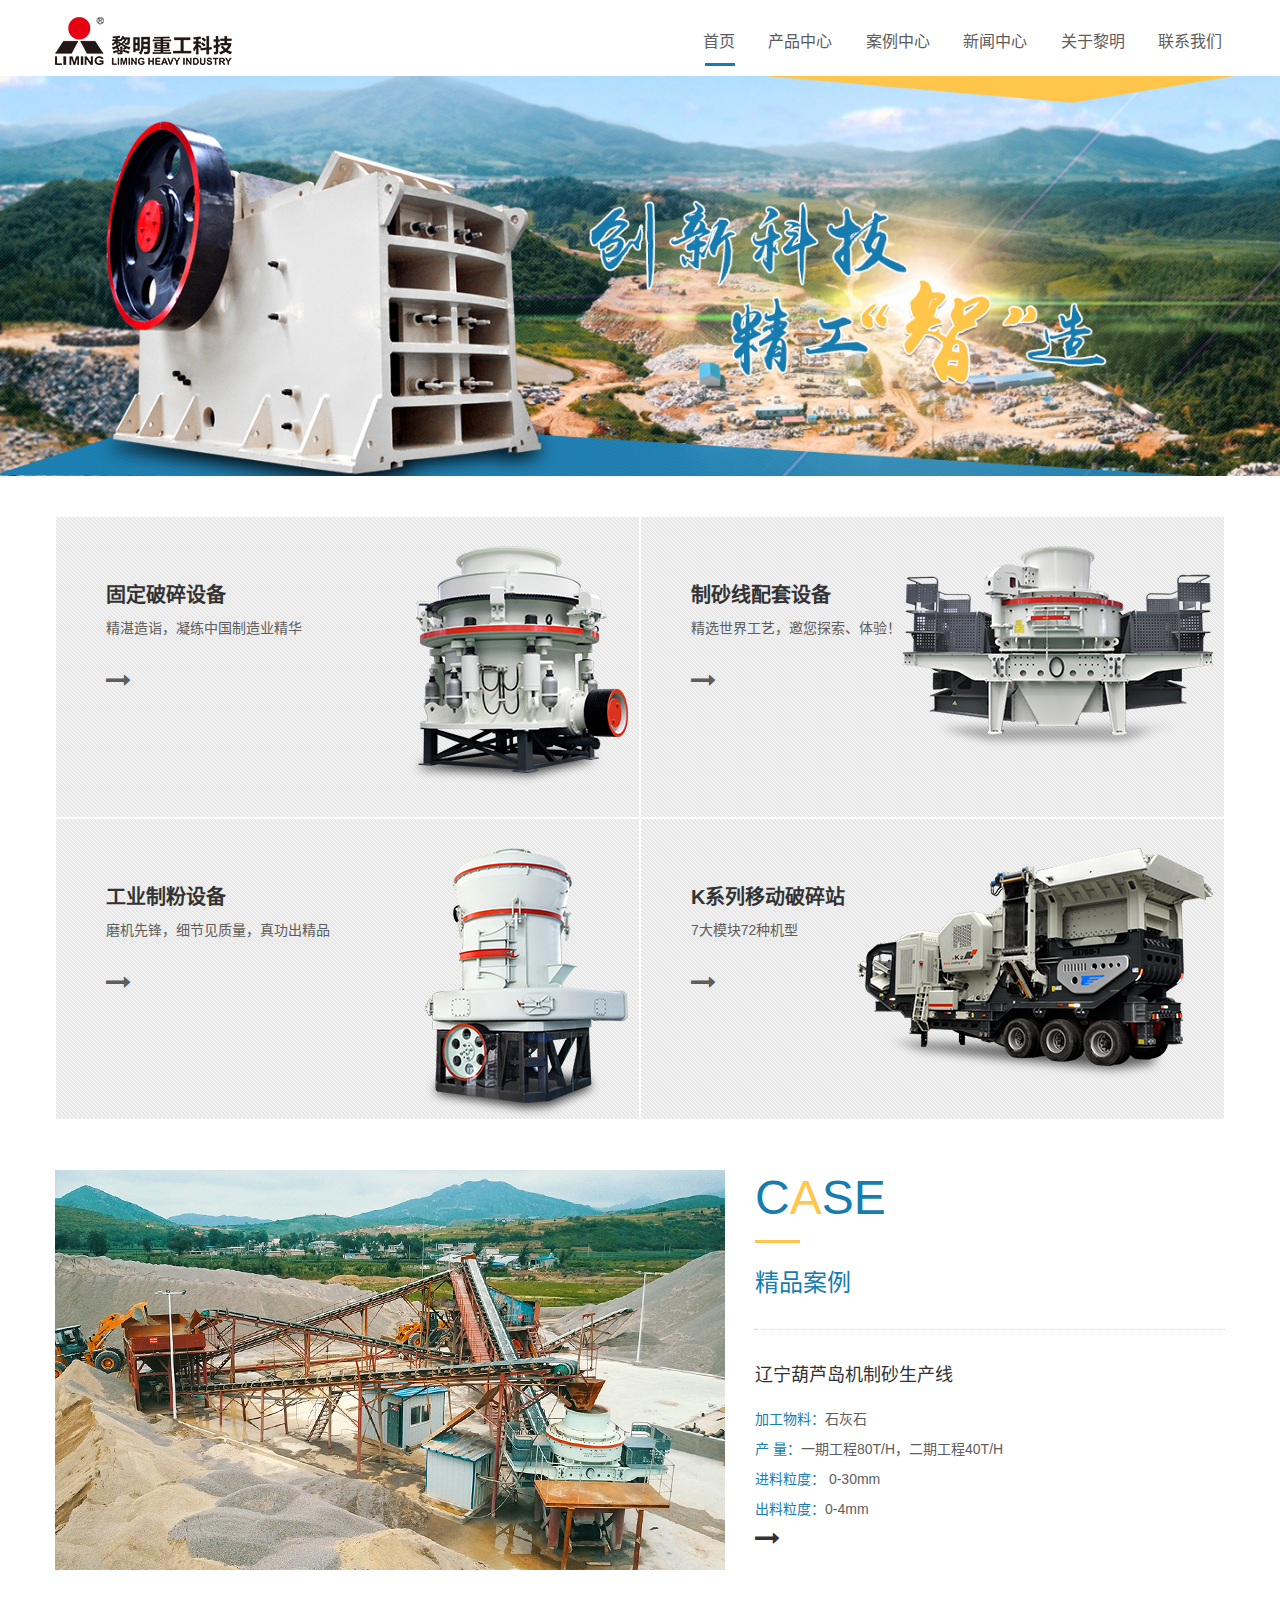
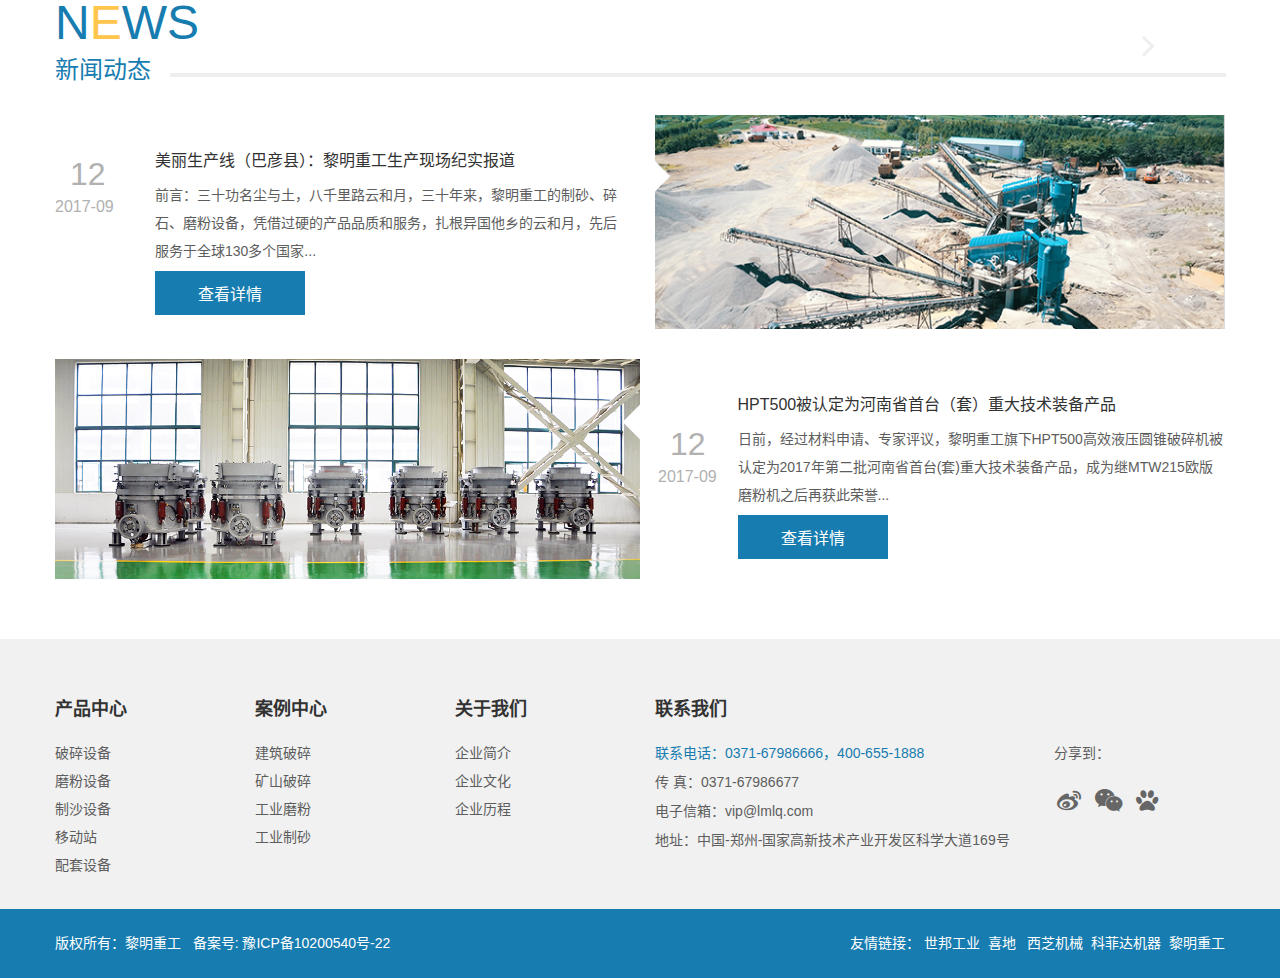
<file: index.html>
<!DOCTYPE html>
<html lang="zh-cn">

<head>
    <meta http-equiv="Content-Type" content="text/html; charset=utf-8" />
    <title>首页</title>
    <meta name="keywords" content=" ">
    <meta name="description" content=" ">
    <meta name="viewport" content="width=device-width, initial-scale=1.0">
    <meta http-equiv="X-UA-Compatible" content="IE=edge">
    <meta name="renderer" content="webkit">
    <meta content="telephone=no" name="format-detection">
    <meta content="email=no" name="format-detection">
    <meta content="yes" name="apple-mobile-web-app-capable">
    <meta content="black" name="apple-mobile-web-app-status-bar-style">
    <link rel="shortcut icon" href="./favicon.ico" />
    <link rel="stylesheet" href="./css/pintuer.css">
    <link rel="stylesheet" href="./css/font.css">
    <link rel="stylesheet" href="./css/common.css">
    <link rel="stylesheet" href="./css/index.css">
    <!--[if lt IE 9]>
	<script src="/js/html5.min.js"></script>
	<![endif]-->
</head>

<body>
    <!-- header -->
    <header>
        <div class="container doc-naver">
            <div class="line">
                <div class="xs3 xm4 xb6 doc-logo">
                    <button class="button icon-navicon  float-right" data-target="#doc-header-pintuer">
                    </button>
                    <a href="/">
                        <img src="./img/logo.jpg">
                    </a>
                </div>
                <div class="xl12 xs9 xm8 xb6 doc-nav">
                    <ul class="nav nav-inline nav-navicon padding-small-top nav-menu" id="doc-header-pintuer">
                        <li class="act active">
                            <a href="./" target="">首页</a>
                            <span class="bder"></span>
                        </li>
                        <li class="act">
                            <a href="./product.html" target="">产品中心</a>
                            <span class="bder"></span>
                        </li>

                        <li class="act">
                            <a href="./case.html" target="">案例中心</a>
                            <span class="bder"></span>
                        </li>
                        <li class="act">
                            <a href="./news.html" target="">新闻中心</a>
                            <span class="bder"></span>
                        </li>
                        <li class="act">
                            <a href="./about_us.html" target="">关于黎明</a>
                            <span class="bder"></span>
                        </li>
                        <li class="act">
                            <a href="./contact_us.html" target="">联系我们</a>
                            <span class="bder"></span>
                        </li>
                    </ul>
                </div>
            </div>
        </div>
    </header>
    <!-- banner -->
    <div class="bner">
        <img class="res" data-xl="./img/index/xl.jpg" data-xs="./img/index/xs.jpg" data-xm="./img/index/banner_index.jpg" data-xb="./img/index/banner_index.jpg" alt="">
    </div>
    <!-- content -->
    <div class="container">
        <ul class="line list-unstyle facility">
            <li class="xm6">
                <div class="jianju"><a href=""><h4>固定破碎设备</h4>
                    <p>精湛造诣，凝练中国制造业精华</p>
                    <span class="icon-long-arrow-right"></span>
                    <img class="res img1" data-xl="./img/index/s1m.png" data-xs="./img/index/s1.png" data-xm="./img/index/s1m.png" data-xb="./img/index/s1.png"></a></div>
            </li>
            <li class="xm6">
                <div class="jianju"><a href=""><h4>制砂线配套设备</h4>
                    <p>精选世界工艺，邀您探索、体验！</p>
                    <span class="icon-long-arrow-right"></span>
                    <img class="res img2" data-xl="./img/index/s2m.png" data-xs="./img/index/s2.png" data-xm="./img/index/s2m.png" data-xb="./img/index/s2.png"></a></div>
            </li>
            <li class="xm6">
                <div class="jianju"><a href=""><h4>工业制粉设备</h4>
                    <p>磨机先锋，细节见质量，真功出精品</p>
                    <span class="icon-long-arrow-right"></span>
                    <img class="res img3" data-xl="./img/index/s3m.png" data-xs="./img/index/s3.png" data-xm="./img/index/s3m.png" data-xb="./img/index/s3.png"></a></div>
            </li>
            <li class="xm6">
                <div class="jianju"><a href=""><h4>K系列移动破碎站</h4>
                    <p>7大模块72种机型</p>
                    <span class="icon-long-arrow-right"></span>
                    <img class="res img4" data-xl="./img/index/s4m.png" data-xs="./img/index/s4.png" data-xm="./img/index/s4m.png" data-xb="./img/index/s4.png"></a></div>
            </li>
        </ul>
        <div class="line-big case">
            <div class="xs5 xs7-left">
                <h1>C<span>A</span>SE</h1>
                <h2>精品案例</h2>
                <h3>辽宁葫芦岛机制砂生产线</h3>
                <p>
                    <span>加工物料：</span>石灰石
                </p>
                <p>
                    <span>产 量：</span>一期工程80T/H，二期工程40T/H
                </p>
                <p>
                    <span>进料粒度： </span>0-30mm
                </p>
                <p>
                    <span>出料粒度：</span>0-4mm
                </p>
                <span class="icright icon-long-arrow-right"></span>
            </div>
            <div class="xs7 xs5-right">
                <img src="./img/index/case.jpg" class="img-res" alt="">
            </div>

        </div>
        <div class="line news">
            <h1>N<span>E</span>WS</h1>
            <div class="line-big">
                <h2 class="xm2">新闻动态</h2>
                <span class="icon-hui icon-angle-right"></span>
                <h3 class="xm10"></h3>
            </div>
            <div class="line-big news-1">
                <div class="xm1 news-date">
                    <p>
                        <span>12</span>2017-09</p>
                </div>
                <div class="xm5 news-content">
                    <h4>美丽生产线（巴彦县）：黎明重工生产现场纪实报道</h4>
                    <p>前言：三十功名尘与土，八千里路云和月，三十年来，黎明重工的制砂、碎石、磨粉设备，凭借过硬的产品品质和服务，扎根异国他乡的云和月，先后服务于全球130多个国家...</p>
                    <a href="">查看详情</a>
                </div>
                <div class="xm6 news-img">
                    <img src="./img/index/news1.jpg" class="img-res" alt="">
                </div>
            </div>
            <div class="line news-2">


                <div class="xm1 xm6-left news-date">
                    <p>
                        <span>12</span>2017-09</p>
                </div>
                <div class="xm5 xm6-left news-content">
                    <h4>HPT500被认定为河南省首台（套）重大技术装备产品</h4>
                    <p>日前，经过材料申请、专家评议，黎明重工旗下HPT500高效液压圆锥破碎机被认定为2017年第二批河南省首台(套)重大技术装备产品，成为继MTW215欧版磨粉机之后再获此荣誉...</p>
                    <a href="">查看详情</a>
                </div>
                <div class="xm6 xm6-right news-img">
                    <img src="./img/index/news2.jpg" class="img-res" alt="">
                </div>
            </div>
        </div>
    </div>
    <!-- content -->

    <!-- footer -->
    <footer>
        <div class="container">
            <div class="line-big foot-line">
                <div class="xl4 xm2 foot-a">
                    <h3>产品中心</h3>
                    <ul class="list-unstyle">
                        <li>
                            <a href="">破碎设备</a>
                        </li>
                        <li>
                            <a href="">磨粉设备</a>
                        </li>
                        <li>
                            <a href="">制沙设备</a>
                        </li>
                        <li>
                            <a href="">移动站</a>
                        </li>
                        <li>
                            <a href="">配套设备</a>
                        </li>
                    </ul>
                </div>
                <div class="xl4 xm2 foot-b">
                    <h3>案例中心</h3>
                    <ul class="list-unstyle">
                        <li>
                            <a href="">建筑破碎</a>
                        </li>
                        <li>
                            <a href="">矿山破碎</a>
                        </li>
                        <li>
                            <a href="">工业磨粉</a>
                        </li>
                        <li>
                            <a href="">工业制砂</a>
                        </li>
                    </ul>
                </div>
                <div class="xl4 xm2 foot-c">
                    <h3>关于我们</h3>
                    <ul class="list-unstyle">
                        <li>
                            <a href="">企业简介</a>
                        </li>
                        <li>
                            <a href="">企业文化</a>
                        </li>
                        <li>
                            <a href="">企业历程</a>
                        </li>

                    </ul>
                </div>
                <div class="xl12 xm6 foot-d">
                    <h3>联系我们</h3>
                    <ul class="list-unstyle contact-us-l">
                        <p>
                            <span>联系电话：0371-67986666，400-655-1888</span>
                            <br> 传 真：0371-67986677
                            <br> 电子信箱：vip@lmlq.com
                            <br> 地址：中国-郑州-国家高新技术产业开发区科学大道169号
                            <br>
                        </p>
                    </ul>
                    <ul class="list-unstyle share contact-us-r">
                        <div class="">
                            <p>分享到：</p>
                            <!-- JiaThis Button BEGIN -->
                            <div class="jiathis">
                                <a class="jiathis_button_tsina">
                                    <i class="icon icon-weibo" aria-hidden="true"></i>
                                </a>
                                <a class="jiathis_button_weixin">
                                    <i class="icon icon-weixin" aria-hidden="true"></i>
                                </a>
                                <a class="">
                                    <i class="icon icon-paw" aria-hidden="true"></i>
                                </a>
                            </div>
                            <script type="text/javascript">
                                var jiathis_config = {
                                    summary: "",
                                    shortUrl: false,
                                    hideMore: true
                                }
                            </script>
                            <script type="text/javascript" src="http://v3.jiathis.com/code/jia.js" charset="utf-8"></script>
                            <!-- JiaThis Button END -->

                        </div>
                        <div class="clearfix"></div>
                    </ul>
                </div>
            </div>
            <div class="clearfix show-l"></div>
        </div>
    </footer>
    <div class="copyright">
        <div class="container copyright-a">
            <p class="banquan">版权所有：黎明重工&nbsp;&nbsp; 备案号:
                <a href="http://www.miitbeian.gov.cn/publish/query/indexFirst.action" target="_blank">
                豫ICP备10200540号-22</a>
            </p>
            <p class="lianjie">友情链接：
                <a href="">世邦工业</a>&nbsp;
                <a href="">喜地 </a>&nbsp;
                <a href="">西芝机械</a>&nbsp;
                <a href="">科菲达机器</a>&nbsp;
                <a href="">黎明重工</a>
            </p>
        </div>
    </div>

    <div class="stickey-footer">
        <div class="main-menu ">
            <div class="aa">
                <a href="">
                    <span class="icon-home"></span>
                    <br>首页</a>
            </div>
            <div class="aa">
                <a href="#">
                    <span class="icon-th "></span>
                    <br>产品中心</a>
            </div>
            <div class="aa">
                <a href="#">
                    <span class="icon-plus-circle"></span>
                    <br>案例中心</a>
            </div>
            
            <div class="aa">
                <a href="#">
                    <span class="icon-envelope"></span>
                    <br>联系我们</a>
            </div>
        </div>
    </div>
    <!-- footer -->





    <script src="./js/jquery.js"></script>
    <script src="./js/pintuer.js"></script>


    <script>
        $(document).ready(function () {
			$(".nav .act").mouseenter(function () {
				$(this).addClass("active").siblings().removeClass("active")
			});
        });
    </script>
    <!--[if lt IE 9]>
	<script src="/js/respond.js"></script>
    <![endif]-->
    <!-- 以下开始本页面业务逻辑 -->

</body>

</html>
</file>
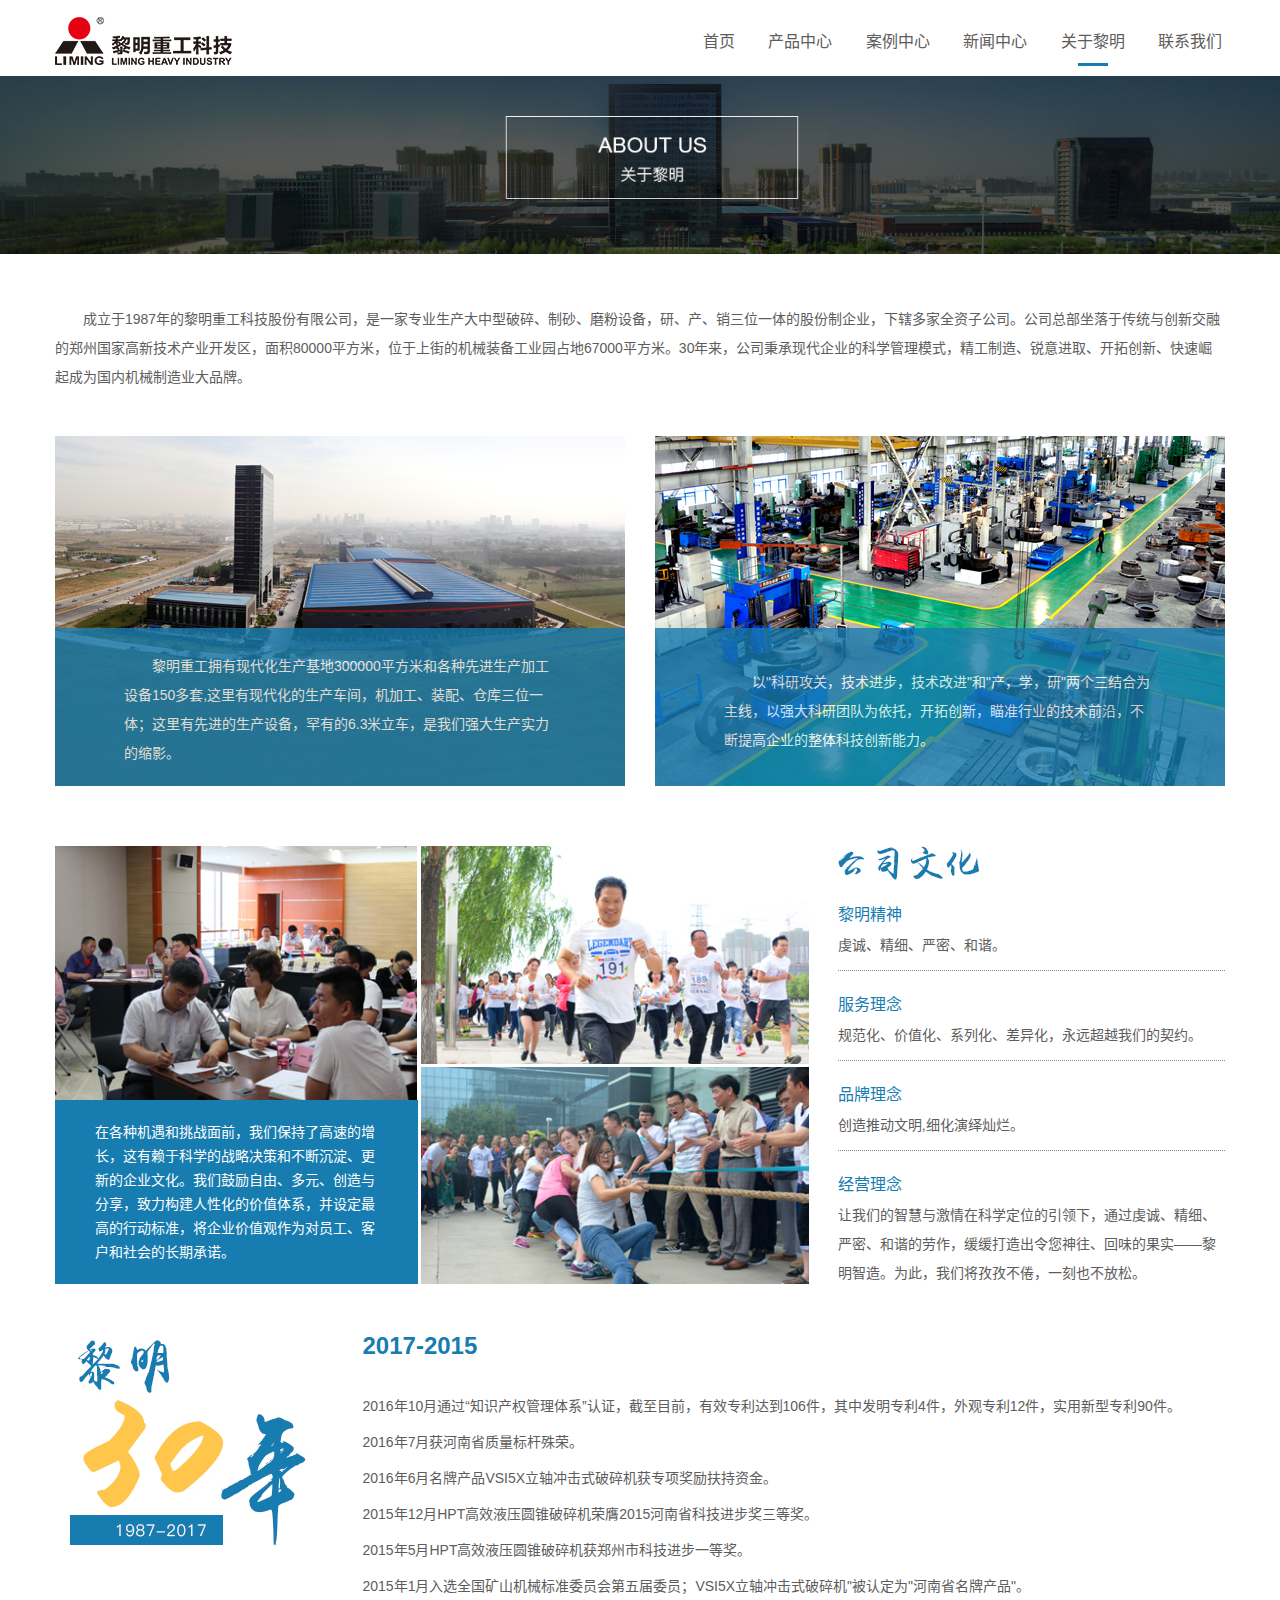
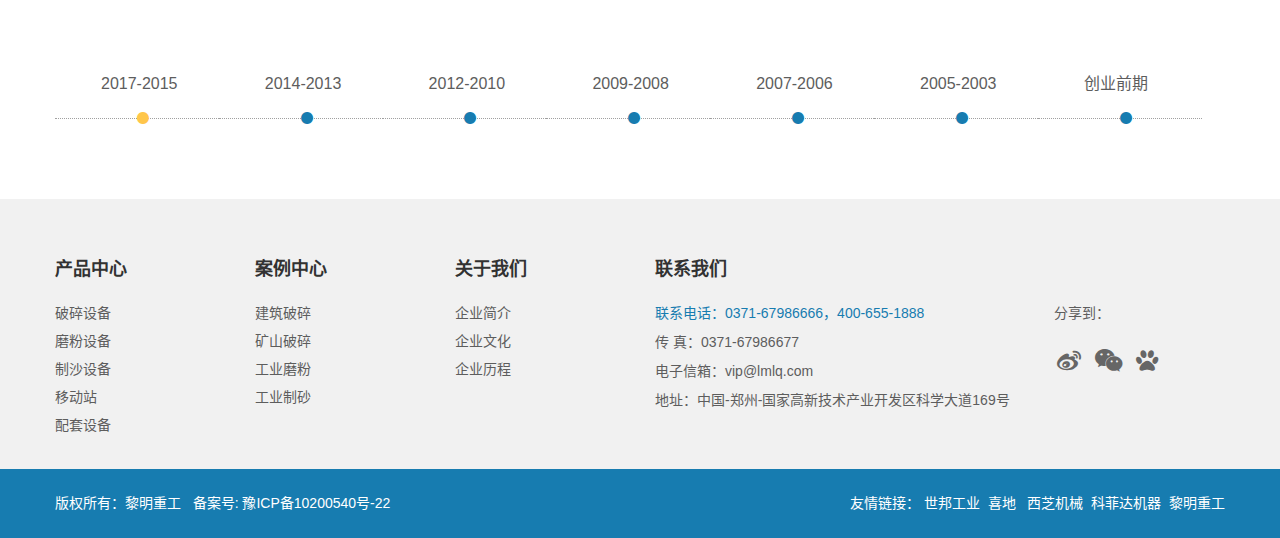
<file: about_us.html>
<!DOCTYPE html>
<html lang="zh-cn">

<head>
    <meta http-equiv="Content-Type" content="text/html; charset=utf-8" />
    <title>关于黎明</title>
    <meta name="keywords" content=" ">
    <meta name="description" content=" ">
    <meta name="viewport" content="width=device-width, initial-scale=1.0">
    <meta http-equiv="X-UA-Compatible" content="IE=edge">
    <meta name="renderer" content="webkit">
    <meta content="telephone=no" name="format-detection">
    <meta content="email=no" name="format-detection">
    <meta content="yes" name="apple-mobile-web-app-capable">
    <meta content="black" name="apple-mobile-web-app-status-bar-style">
    <link rel="shortcut icon" href="./favicon.ico" />
    <link rel="stylesheet" href="./css/pintuer.css">
    <link rel="stylesheet" href="./css/font.css">
    <link rel="stylesheet" href="./css/common.css">
    <link rel="stylesheet" href="./css/about.css">
    <!--[if lt IE 9]>
	<script src="/js/html5.min.js"></script>
	<![endif]-->
</head>

<body>
    <!-- header -->
    <header>
        <div class="container doc-naver">
            <div class="line">
                <div class="xs3 xm4 xb6 doc-logo">
                    <button class="button icon-navicon  float-right" data-target="#doc-header-pintuer">
                    </button>
                    <a href="/">
                        <img src="./img/logo.jpg">
                    </a>
                </div>
                <div class="xl12 xs9 xm8 xb6 doc-nav">
                    <ul class="nav nav-inline nav-navicon padding-small-top nav-menu" id="doc-header-pintuer">
                        <li class="act">
                            <a href="./" target="">首页</a>
                            <span class="bder"></span>
                        </li>
                        <li class="act">
                            <a href="./product.html" target="">产品中心</a>
                            <span class="bder"></span>
                        </li>

                        <li class="act">
                            <a href="./case.html" target="">案例中心</a>
                            <span class="bder"></span>
                        </li>
                        <li class="act">
                            <a href="./news.html" target="">新闻中心</a>
                            <span class="bder"></span>
                        </li>
                        <li class="act active">
                            <a href="./about_us.html" target="">关于黎明</a>
                            <span class="bder"></span>
                        </li>
                        <li class="act">
                            <a href="./contact_us.html" target="">联系我们</a>
                            <span class="bder"></span>
                        </li>
                    </ul>
                </div>
            </div>
        </div>
    </header>
    <!-- banner -->
    <div class="bner">
        <img class="res" data-xl="./img/about/xl.jpg" data-xs="./img/about/xs.jpg" data-xm="./img/about/about-banner.jpg" data-xb="./img/about/about-banner.jpg"
            alt="">
    </div>
    <!-- content -->
    <div class="container">
        <p class="company-intro">成立于1987年的黎明重工科技股份有限公司，是一家专业生产大中型破碎、制砂、磨粉设备，研、产、销三位一体的股份制企业，下辖多家全资子公司。公司总部坐落于传统与创新交融的郑州国家高新技术产业开发区，面积80000平方米，位于上街的机械装备工业园占地67000平方米。30年来，公司秉承现代企业的科学管理模式，精工制造、锐意进取、开拓创新、快速崛起成为国内机械制造业大品牌。</p>
        <ul class="list-unstyle line-big about-news">
            <li class="xl12 xm6">
                <a href="">
                    <img src="./img/about/about-1.jpg" class="img-res" alt="">
                    <div class="p-content1">
                        <p class="p1">黎明重工拥有现代化生产基地300000平方米和各种先进生产加工设备150多套,这里有现代化的生产车间，机加工、装配、仓库三位一体；这里有先进的生产设备，罕有的6.3米立车，是我们强大生产实力的缩影。</p>
                    </div>
                </a>
            </li>
            <li class="xl12 xm6">
                <a href="">
                    <img src="./img/about/about-2.jpg" class="img-res" alt="">
                    <div class="p-content2">
                        <p>以"科研攻关，技术进步，技术改进"和"产，学，研"两个三结合为主线，以强大科研团队为依托，开拓创新，瞄准行业的技术前沿，不断提高企业的整体科技创新能力。</p>
                    </div>
                </a>
            </li>
        </ul>
        <ul class="list-unstyle line-small news-art">
            <li class="xs6 xm4 about-3">
                <img src="./img/about/about-3.jpg" class="img-res " alt="">
                <p>在各种机遇和挑战面前，我们保持了高速的增长，这有赖于科学的战略决策和不断沉淀、更新的企业文化。我们鼓励自由、多元、创造与分享，致力构建人性化的价值体系，并设定最高的行动标准，将企业价值观作为对员工、客户和社会的长期承诺。</p>
            </li>
            <li class="xs6 xm4">
                <img src="./img/about/about-4.jpg" class="img-res about-4" alt="">
                <img src="./img/about/about-5.jpg" class="img-res about-5" alt="">
            </li>
            <li class="xs12 xm4 culture">
                <h2>
                    <img src="./img/about/culture.jpg" alt="">
                </h2>
                <div class="jshen">
                    <span>黎明精神</span>
                    <p>虔诚、精细、严密、和谐。</p>
                </div>
                <div>
                    <span>服务理念</span>
                    <p>规范化、价值化、系列化、差异化，永远超越我们的契约。</p>
                </div>
                <div>
                    <span>品牌理念</span>
                    <p>创造推动文明,细化演绎灿烂。</p>
                </div>
                <div>
                    <span>经营理念</span>
                    <p>让我们的智慧与激情在科学定位的引领下，通过虔诚、精细、严密、和谐的劳作，缓缓打造出令您神往、回味的果实——黎明智造。为此，我们将孜孜不倦，一刻也不放松。</p>
                </div>
            </li>
        </ul>
    </div>
    <!-- content -->
    <div class="container">
        <div class="tab">
            <div class="tab-body tab-body-bordered">
                <div class="tab-panel active" id="tab-start2">
                    <ul class="list-unstyle line-big timeline">
                        <li class="xl12 xm3">
                            <img src="./img/about/about-6.jpg" alt="">
                        </li>
                        <li class="xl12 xm9">
                            <h4>2017-2015</h4>
                            <p>2016年10月通过“知识产权管理体系”认证，截至目前，有效专利达到106件，其中发明专利4件，外观专利12件，实用新型专利90件。</p>
                            <p>2016年7月获河南省质量标杆殊荣。</p>
                            <p>2016年6月名牌产品VSI5X立轴冲击式破碎机获专项奖励扶持资金。</p>
                            <p>2015年12月HPT高效液压圆锥破碎机荣膺2015河南省科技进步奖三等奖。</p>
                            <p>2015年5月HPT高效液压圆锥破碎机获郑州市科技进步一等奖。</p>
                            <p>2015年1月入选全国矿山机械标准委员会第五届委员；VSI5X立轴冲击式破碎机"被认定为"河南省名牌产品"。</p>
                        </li>
                    </ul>
                </div>
                <div class="tab-panel" id="tab-start3">
                    <ul class="list-unstyle line-big timeline">
                        <li class="xl12 xm3">
                            <img src="./img/about/about-6.jpg" class="img2" alt="">
                        </li>
                        <li class="xl12 xm9">
                            <h4>2014-2013</h4>
                        </li>
                    </ul>
                </div>
                <div class="tab-panel" id="tab-start4">
                    <ul class="list-unstyle line-big timeline">
                        <li class="xl12 xm3">
                            <img src="./img/about/about-6.jpg" class="img2" alt="">
                        </li>
                        <li class="xl12 xm9">
                            <h4>2012-2010</h4>
                        </li>
                    </ul>
                </div>
                <div class="tab-panel" id="tab-start5">
                    <ul class="list-unstyle line-big timeline">
                        <li class="xl12 xm3">
                            <img src="./img/about/about-6.jpg"  class="img2" alt="">
                        </li>
                        <li class="xl12 xm9">
                            <h4>2009-2008</h4>
                        </li>
                    </ul>
                </div>
                <div class="tab-panel" id="tab-start6">
                    <ul class="list-unstyle line-big timeline">
                        <li class="xl12 xm3">
                            <img src="./img/about/about-6.jpg" class="img2"  alt="">
                        </li>
                        <li class="xl12 xm9">
                            <h4>2007-2006</h4>
                        </li>
                    </ul>
                </div>
                <div class="tab-panel" id="tab-start7">
                    <ul class="list-unstyle line-big timeline">
                        <li class="xl12 xm3">
                            <img src="./img/about/about-6.jpg" class="img2"  alt="">
                        </li>
                        <li class="xl12 xm9">
                            <h4>2005-2003</h4>
                        </li>
                    </ul>
                </div>
                <div class="tab-panel" id="tab-start8">
                    <ul class="list-unstyle line-big timeline">
                        <li class="xl12 xm3">
                            <img src="./img/about/about-6.jpg"  class="img2" alt="">
                        </li>
                        <li class="xl12 xm9">
                            <h4>创业前期</h4>
                        </li>
                    </ul>
                </div>
            </div>
            <div class="tab-head">
                <ul class="tab-nav line">
                    <li class="active">
                        <a class="" href="#tab-start2">
                            <p>2017-2015</p>
                            <span class="icon-circle"></span>
                        </a>
                    </li>
                    <li>
                        <a class="" href="#tab-start3">
                        <p>2014-2013</p>
                        <span class="icon-circle"></span>
                        </a>
                    </li>
                    <li>
                        <a class="" href="#tab-start4">
                        <p>2012-2010</p>
                        <span class="icon-circle"></span>
                        </a>
                    </li>
                    <li>
                        <a class="" href="#tab-start5">
                        <p>2009-2008</p>
                        <span class="icon-circle"></span>
                        </a>
                    </li>
                    <li>
                        <a class="" href="#tab-start6">
                        <p>2007-2006</p>
                        <span class="icon-circle"></span>
                        </a>
                    </li>
                    <li>
                        <a class="" href="#tab-start7">
                        <p>2005-2003</p>
                        <span class="icon-circle"></span>
                        </a>
                    </li>
                    <li>
                        <a class="" href="#tab-start8">
                        <p>创业前期</p>
                        <span class="icon-circle"></span>
                        </a>
                    </li>
                </ul>
            </div>
        </div>
    </div>
    <!-- footer -->
    <footer>
        <div class="container">
            <div class="line-big foot-line">
                <div class="xl4 xm2 foot-a">
                    <h3>产品中心</h3>
                    <ul class="list-unstyle">
                        <li>
                            <a href="">破碎设备</a>
                        </li>
                        <li>
                            <a href="">磨粉设备</a>
                        </li>
                        <li>
                            <a href="">制沙设备</a>
                        </li>
                        <li>
                            <a href="">移动站</a>
                        </li>
                        <li>
                            <a href="">配套设备</a>
                        </li>
                    </ul>
                </div>
                <div class="xl4 xm2 foot-b">
                    <h3>案例中心</h3>
                    <ul class="list-unstyle">
                        <li>
                            <a href="">建筑破碎</a>
                        </li>
                        <li>
                            <a href="">矿山破碎</a>
                        </li>
                        <li>
                            <a href="">工业磨粉</a>
                        </li>
                        <li>
                            <a href="">工业制砂</a>
                        </li>
                    </ul>
                </div>
                <div class="xl4 xm2 foot-c">
                    <h3>关于我们</h3>
                    <ul class="list-unstyle">
                        <li>
                            <a href="">企业简介</a>
                        </li>
                        <li>
                            <a href="">企业文化</a>
                        </li>
                        <li>
                            <a href="">企业历程</a>
                        </li>

                    </ul>
                </div>
                <div class="xl12 xm6 foot-d">
                    <h3>联系我们</h3>
                    <ul class="list-unstyle contact-us-l">
                        <p>
                            <span>联系电话：0371-67986666，400-655-1888</span>
                            <br> 传 真：0371-67986677
                            <br> 电子信箱：vip@lmlq.com
                            <br> 地址：中国-郑州-国家高新技术产业开发区科学大道169号
                            <br>
                        </p>
                    </ul>
                    <ul class="list-unstyle share contact-us-r">
                        <div class="">
                            <p>分享到：</p>
                            <!-- JiaThis Button BEGIN -->
                            <div class="jiathis">
                                <a class="jiathis_button_tsina">
                                    <i class="icon icon-weibo" aria-hidden="true"></i>
                                </a>
                                <a class="jiathis_button_weixin">
                                    <i class="icon icon-weixin" aria-hidden="true"></i>
                                </a>
                                <a class="">
                                    <i class="icon icon-paw" aria-hidden="true"></i>
                                </a>
                            </div>
                            <script type="text/javascript">
                                var jiathis_config = {
                                    summary: "",
                                    shortUrl: false,
                                    hideMore: true
                                }
                            </script>
                            <script type="text/javascript" src="http://v3.jiathis.com/code/jia.js" charset="utf-8"></script>
                            <!-- JiaThis Button END -->

                        </div>
                        <div class="clearfix"></div>
                    </ul>
                </div>
            </div>
            <div class="clearfix show-l"></div>
        </div>
    </footer>
    <div class="copyright">
        <div class="container copyright-a">
            <p class="banquan">版权所有：黎明重工&nbsp;&nbsp; 备案号:
                <a href="http://www.miitbeian.gov.cn/publish/query/indexFirst.action" target="_blank">
                    豫ICP备10200540号-22</a>
            </p>
            <p class="lianjie">友情链接：
                <a href="">世邦工业</a>&nbsp;
                <a href="">喜地 </a>&nbsp;
                <a href="">西芝机械</a>&nbsp;
                <a href="">科菲达机器</a>&nbsp;
                <a href="">黎明重工</a>
            </p>
        </div>
    </div>

    <div class="stickey-footer">
        <div class="main-menu ">
            <div class="aa">
                <a href="">
                    <span class="icon-home"></span>
                    <br>首页</a>
            </div>
            <div class="aa">
                <a href="#">
                    <span class="icon-th "></span>
                    <br>产品中心</a>
            </div>
            <div class="aa">
                <a href="#">
                    <span class="icon-plus-circle"></span>
                    <br>案例中心</a>
            </div>
            
            <div class="aa">
                <a href="#">
                    <span class="icon-envelope"></span>
                    <br>联系我们</a>
            </div>
        </div>
    </div>
    <!-- footer -->





    <script src="./js/jquery.js"></script>
    <script src="./js/pintuer.js"></script>
    <!--[if lt IE 9]>
	<script src="/js/respond.js"></script>
    <![endif]-->
    <!-- 以下开始本页面业务逻辑 -->
    <script>
        $(document).ready(function () {
            $(".nav .act").mouseenter(function () {
                $(this).addClass("active").siblings().removeClass("active")
            });
        });
    </script>
</body>

</html>
</file>
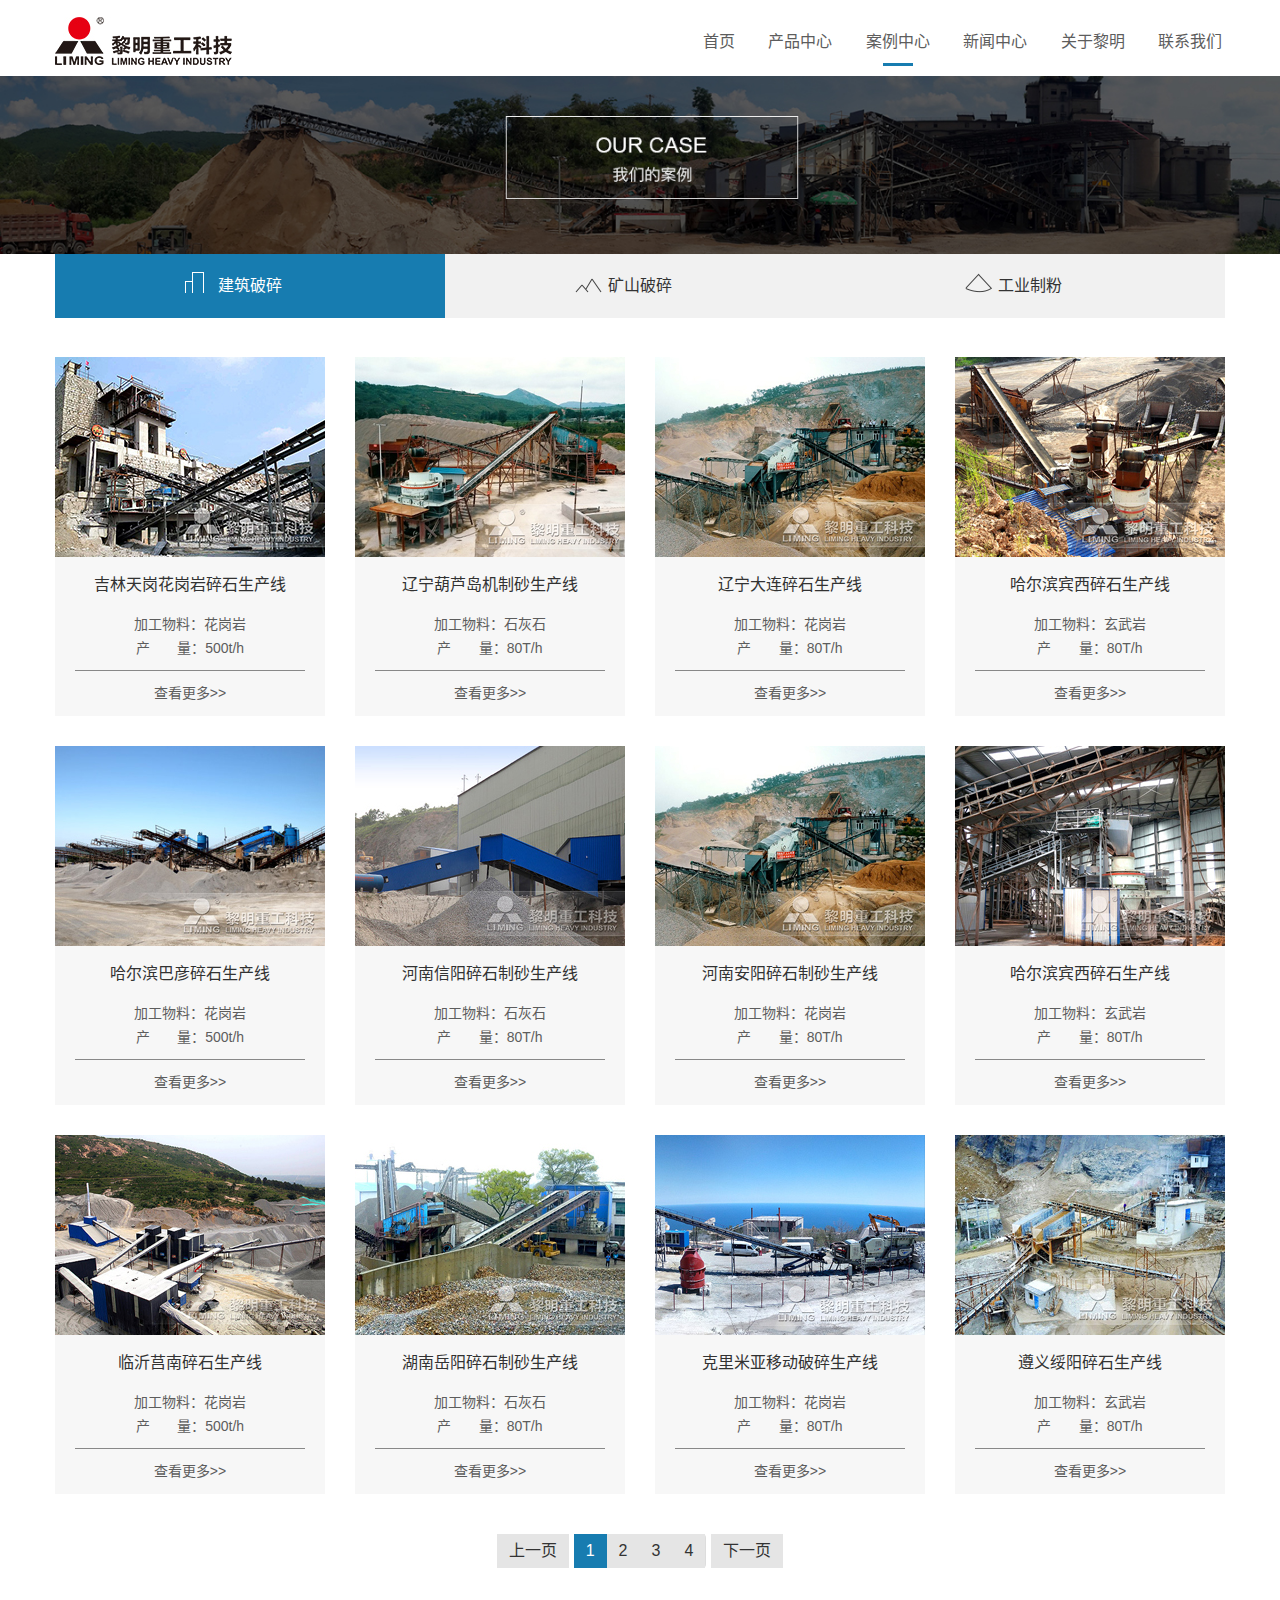
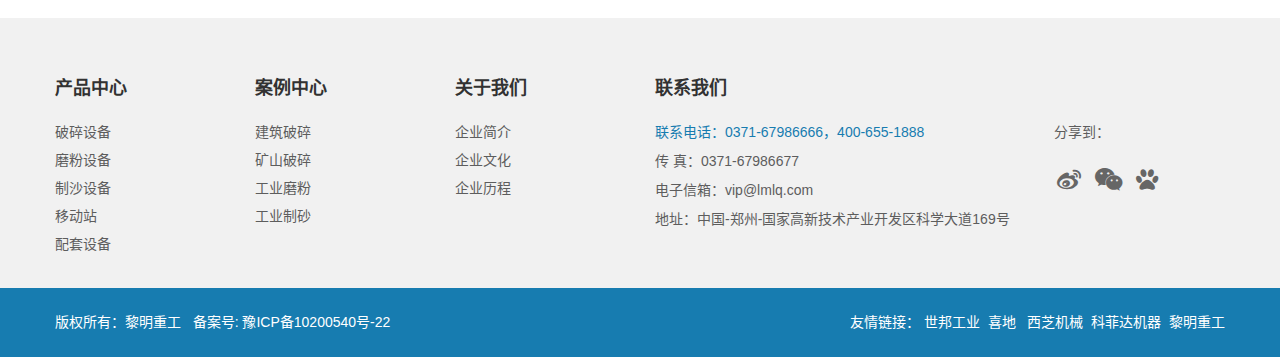
<file: case.html>
<!DOCTYPE html>
<html lang="zh-cn">

<head>
    <meta http-equiv="Content-Type" content="text/html; charset=utf-8" />
    <title>案例中心</title>
    <meta name="keywords" content=" ">
    <meta name="description" content=" ">
    <meta name="viewport" content="width=device-width, initial-scale=1.0">
    <meta http-equiv="X-UA-Compatible" content="IE=edge">
    <meta name="renderer" content="webkit">
    <meta content="telephone=no" name="format-detection">
    <meta content="email=no" name="format-detection">
    <meta content="yes" name="apple-mobile-web-app-capable">
    <meta content="black" name="apple-mobile-web-app-status-bar-style">
    <link rel="shortcut icon" href="./favicon.ico" />
    <link rel="stylesheet" href="./css/pintuer.css">
    <link rel="stylesheet" href="./css/font.css">
    <link rel="stylesheet" href="./css/common.css">
    <link rel="stylesheet" href="./css/case.css">
    <!--[if lt IE 9]>
	<script src="/js/html5.min.js"></script>
	<![endif]-->
</head>

<body>
    <!-- header -->
    <header>
        <div class="container doc-naver">
            <div class="line">
                <div class="xs3 xm4 xb6 doc-logo">
                    <button class="button icon-navicon  float-right" data-target="#doc-header-pintuer">
                    </button>
                    <a href="/">
                        <img src="./img/logo.jpg">
                    </a>
                </div>
                <div class="xl12 xs9 xm8 xb6 doc-nav">
                    <ul class="nav nav-inline nav-navicon padding-small-top nav-menu" id="doc-header-pintuer">
                        <li class="act">
                            <a href="./" target="">首页</a>
                            <span class="bder"></span>
                        </li>
                        <li class="act">
                            <a href="./product.html" target="">产品中心</a>
                            <span class="bder"></span>
                        </li>

                        <li class="act active">
                            <a href="./case.html" target="">案例中心</a>
                            <span class="bder"></span>
                        </li>
                        <li class="act">
                            <a href="./news.html" target="">新闻中心</a>
                            <span class="bder"></span>
                        </li>
                        <li class="act">
                            <a href="./about_us.html" target="">关于黎明</a>
                            <span class="bder"></span>
                        </li>
                        <li class="act">
                            <a href="./contact_us.html" target="">联系我们</a>
                            <span class="bder"></span>
                        </li>
                    </ul>
                </div>
            </div>
        </div>
    </header>
    <!-- banner -->
    <div class="bner">
        <img class="res"   data-xl="./img/case/xl.jpg" data-xs="./img/case/xs.jpg"  data-xm="./img/case/banner-case.jpg"  data-xb="./img/case/banner-case.jpg" alt="">
    </div>
    <!-- content -->
    <section class="container">

        <div class="tab">
            <div class="case-a">
                <div class="tab-head">
                    <ul class="line tab-nav">
                        <li class="active xl4 case-b">
                            <a href="#tab-start2">
                                <img src="./img/case/jianzhu-1.png" class="jianzhu-1 img-responsive" alt="破碎设备">
                                <img src="./img/case/jianzhu-2.png" class="jianzhu-2 img-responsive" alt="破碎设备">
                                <span>建筑破碎</span>
                            </a>
                        </li>
                        <li class="xl4 case-b">
                            <a href="#tab-start3">
                                <img src="./img/case/kuangshan-1.png" class="kuangshan-1 img-responsive" alt="制砂设备">
                                <img src="./img/case/kuangshan-2.png" class="kuangshan-2 img-responsive" alt="制砂设备">
                                <span>矿山破碎</span>
                            </a>
                        </li>
                        <li class="xl4 case-b">
                            <a href="#tab-start4">
                                <img src="./img/case/zhifen-1.png" class="zhifen-1 img-responsive" alt="制粉设备">
                                <img src="./img/case/zhifen-2.png" class="zhifen-2 img-responsive" alt="制粉设备">
                                <span>工业制粉</span>
                            </a>
                        </li>
                    </ul>
                </div>
            </div>
            <div class="tab-body tab-body-bordered">
                <div class="tab-panel active" id="tab-start2">
                    <ul class="list-unstyle line-big case">
                        <li class="xs6 xm3">
                            <a href="./case_article.html">
                                <img src="./img/case/case-1.jpg" class="img-res" alt="">
                                <div class="case-beijing">
                                    <h4>吉林天岗花岗岩碎石生产线</h4>
                                    <p>
                                        <span>加工物料：</span>花岗岩</p>
                                    <p class="chanliang">
                                        <span>产&nbsp;&nbsp;&nbsp;&nbsp;&nbsp;&nbsp; 量：</span>500t/h</p>
                                    <p class="read-more">
                                        <a href="">查看更多>></a>
                                    </p>
                                </div>
                            </a>
                        </li>
                        <li class="xs6 xm3">
                            <a href="">
                                <img src="./img/case/case-2.jpg" class="img-res" alt="">
                                <div class="case-beijing">
                                    <h4>辽宁葫芦岛机制砂生产线</h4>
                                    <p>
                                        <span>加工物料：</span>石灰石</p>
                                    <p class="chanliang">
                                        <span>产&nbsp;&nbsp;&nbsp;&nbsp;&nbsp;&nbsp; 量：</span>80T/h</p>
                                    <p class="read-more">
                                        <a href="">查看更多>></a>
                                    </p>
                                </div>
                            </a>
                        </li>
                        <li class="xs6 xm3">
                            <a href="">
                                <img src="./img/case/case-3.jpg" class="img-res" alt="">
                                <div class="case-beijing">
                                    <h4>辽宁大连碎石生产线</h4>
                                    <p>
                                        <span>加工物料：</span>花岗岩</p>
                                    <p class="chanliang">
                                        <span>产&nbsp;&nbsp;&nbsp;&nbsp;&nbsp;&nbsp; 量：</span>80T/h</p>
                                    <p class="read-more">
                                        <a href="">查看更多>></a>
                                    </p>
                                </div>
                            </a>
                        </li>
                        <li class="xs6 xm3">
                            <a href="">
                                <img src="./img/case/case-4.jpg" class="img-res" alt="">
                                <div class="case-beijing">
                                    <h4>哈尔滨宾西碎石生产线</h4>
                                    <p>
                                        <span>加工物料：</span>玄武岩</p>
                                    <p class="chanliang">
                                        <span>产&nbsp;&nbsp;&nbsp;&nbsp;&nbsp;&nbsp; 量：</span>80T/h</p>
                                    <p class="read-more">
                                        <a href="">查看更多>></a>
                                    </p>
                                </div>
                            </a>
                        </li>
                        <li class="xs6 xm3">
                            <a href="">
                                <img src="./img/case/case-5.jpg" class="img-res" alt="">
                                <div class="case-beijing">
                                    <h4>哈尔滨巴彦碎石生产线</h4>
                                    <p>
                                        <span>加工物料：</span>花岗岩</p>
                                    <p class="chanliang">
                                        <span>产&nbsp;&nbsp;&nbsp;&nbsp;&nbsp;&nbsp; 量：</span>500t/h</p>
                                    <p class="read-more">
                                        <a href="">查看更多>></a>
                                    </p>
                                </div>
                            </a>
                        </li>
                        <li class="xs6 xm3">
                            <a href="">
                                <img src="./img/case/case-6.jpg" class="img-res" alt="">
                                <div class="case-beijing">
                                    <h4>河南信阳碎石制砂生产线</h4>
                                    <p>
                                        <span>加工物料：</span>石灰石</p>
                                    <p class="chanliang">
                                        <span>产&nbsp;&nbsp;&nbsp;&nbsp;&nbsp;&nbsp; 量：</span>80T/h</p>
                                    <p class="read-more">
                                        <a href="">查看更多>></a>
                                    </p>
                                </div>
                            </a>
                        </li>
                        <li class="xs6 xm3">
                            <a href="">
                                <img src="./img/case/case-7.jpg" class="img-res" alt="">
                                <div class="case-beijing">
                                    <h4>河南安阳碎石制砂生产线</h4>
                                    <p>
                                        <span>加工物料：</span>花岗岩</p>
                                    <p class="chanliang">
                                        <span>产&nbsp;&nbsp;&nbsp;&nbsp;&nbsp;&nbsp; 量：</span>80T/h</p>
                                    <p class="read-more">
                                        <a href="">查看更多>></a>
                                    </p>
                                </div>
                            </a>
                        </li>
                        <li class="xs6 xm3">
                            <a href="">
                                <img src="./img/case/case-8.jpg" class="img-res" alt="">
                                <div class="case-beijing">
                                    <h4>哈尔滨宾西碎石生产线</h4>
                                    <p>
                                        <span>加工物料：</span>玄武岩</p>
                                    <p class="chanliang">
                                        <span>产&nbsp;&nbsp;&nbsp;&nbsp;&nbsp;&nbsp; 量：</span>80T/h</p>
                                    <p class="read-more">
                                        <a href="">查看更多>></a>
                                    </p>
                                </div>
                            </a>
                        </li>
                        <li class="xs6 xm3">
                            <a href="">
                                <img src="./img/case/case-9.jpg" class="img-res" alt="">
                                <div class="case-beijing">
                                    <h4>临沂莒南碎石生产线</h4>
                                    <p>
                                        <span>加工物料：</span>花岗岩</p>
                                    <p class="chanliang">
                                        <span>产&nbsp;&nbsp;&nbsp;&nbsp;&nbsp;&nbsp; 量：</span>500t/h</p>
                                    <p class="read-more">
                                        <a href="">查看更多>></a>
                                    </p>
                                </div>
                            </a>
                        </li>
                        <li class="xs6 xm3">
                            <a href="">
                                <img src="./img/case/case-10.jpg" class="img-res" alt="">
                                <div class="case-beijing">
                                    <h4>湖南岳阳碎石制砂生产线</h4>
                                    <p>
                                        <span>加工物料：</span>石灰石</p>
                                    <p class="chanliang">
                                        <span>产&nbsp;&nbsp;&nbsp;&nbsp;&nbsp;&nbsp; 量：</span>80T/h</p>
                                    <p class="read-more">
                                        <a href="">查看更多>></a>
                                    </p>
                                </div>
                            </a>
                        </li>
                        <li class="xs6 xm3">
                            <a href="./case_article.html">
                                <img src="./img/case/case-11.jpg" class="img-res" alt="">
                                <div class="case-beijing">
                                    <h4>克里米亚移动破碎生产线</h4>
                                    <p>
                                        <span>加工物料：</span>花岗岩</p>
                                    <p class="chanliang">
                                        <span>产&nbsp;&nbsp;&nbsp;&nbsp;&nbsp;&nbsp; 量：</span>80T/h</p>
                                    <p class="read-more">
                                        <a href="">查看更多>></a>
                                    </p>
                                </div>
                            </a>
                        </li>
                        <li class="xs6 xm3">
                            <a href="">
                                <img src="./img/case/case-12.jpg" class="img-res" alt="">
                                <div class="case-beijing">
                                    <h4>遵义绥阳碎石生产线</h4>
                                    <p>
                                        <span>加工物料：</span>玄武岩</p>
                                    <p class="chanliang">
                                        <span>产&nbsp;&nbsp;&nbsp;&nbsp;&nbsp;&nbsp; 量：</span>80T/h</p>
                                    <p class="read-more">
                                        <a href="">查看更多>></a>
                                    </p>
                                </div>
                            </a>
                        </li>
                    </ul>
                    <div class="fenye">
                        <ul class="pagination">
                            <li>
                                <a href="#">上一页</a>
                            </li>
                        </ul>
                        <ul class="pagination pagination-group">
                            <li class="active">
                                <a href="#">1</a>
                            </li>
                            <li>
                                <a href="#">2</a>
                            </li>
                            <li>
                                <a href="#">3</a>
                            </li>
                            <li>
                                <a href="#">4</a>
                            </li>
                        </ul>
                        <ul class="pagination">
                            <li>
                                <a href="#">下一页</a>
                            </li>
                        </ul>
                    </div>
                </div>
                <div class="tab-panel" id="tab-start3">
                    <ul class="list-unstyle line-big case">
                        <li class="xs6 xm3">
                            <a href="">
                                <img src="./img/case/case-10.jpg" class="img-res" alt="">
                                <div class="case-beijing">
                                    <h4>湖南岳阳碎石制砂生产线</h4>
                                    <p>
                                        <span>加工物料：</span>石灰石</p>
                                    <p class="chanliang">
                                        <span>产&nbsp;&nbsp;&nbsp;&nbsp;&nbsp;&nbsp; 量：</span>80T/h</p>
                                    <p class="read-more">
                                        <a href="">查看更多>></a>
                                    </p>
                                </div>
                            </a>
                        </li>
                        <li class="xs6 xm3">
                            <a href="./case_article.html">
                                <img src="./img/case/case-11.jpg" class="img-res" alt="">
                                <div class="case-beijing">
                                    <h4>克里米亚移动破碎生产线</h4>
                                    <p>
                                        <span>加工物料：</span>花岗岩</p>
                                    <p class="chanliang">
                                        <span>产&nbsp;&nbsp;&nbsp;&nbsp;&nbsp;&nbsp; 量：</span>80T/h</p>
                                    <p class="read-more">
                                        <a href="">查看更多>></a>
                                    </p>
                                </div>
                            </a>
                        </li>
                        <li class="xs6 xm3">
                            <a href="">
                                <img src="./img/case/case-12.jpg" class="img-res" alt="">
                                <div class="case-beijing">
                                    <h4>遵义绥阳碎石生产线</h4>
                                    <p>
                                        <span>加工物料：</span>玄武岩</p>
                                    <p class="chanliang">
                                        <span>产&nbsp;&nbsp;&nbsp;&nbsp;&nbsp;&nbsp; 量：</span>80T/h</p>
                                    <p class="read-more">
                                        <a href="">查看更多>></a>
                                    </p>
                                </div>
                            </a>
                        </li>
                    </ul>
                    <div class="fenye">
                        <ul class="pagination">
                            <li>
                                <a href="#">上一页</a>
                            </li>
                        </ul>
                        <ul class="pagination pagination-group">
                            <li class="active">
                                <a href="#">1</a>
                            </li>
                            <li>
                                <a href="#">2</a>
                            </li>
                            <li>
                                <a href="#">3</a>
                            </li>
                            <li>
                                <a href="#">4</a>
                            </li>
                        </ul>
                        <ul class="pagination">
                            <li>
                                <a href="#">下一页</a>
                            </li>
                        </ul>
                    </div>
                </div>
                <div class="tab-panel" id="tab-start4">
                    <ul class="list-unstyle line-big case">
                        <li class="xs6 xm3">
                            <a href="">
                                <img src="./img/case/case-1.jpg" class="img-res" alt="">
                                <div class="case-beijing">
                                    <h4>吉林天岗花岗岩碎石生产线</h4>
                                    <p>
                                        <span>加工物料：</span>花岗岩</p>
                                    <p class="chanliang">
                                        <span>产&nbsp;&nbsp;&nbsp;&nbsp;&nbsp;&nbsp; 量：</span>500t/h</p>
                                    <p class="read-more">
                                        <a href="">查看更多>></a>
                                    </p>
                                </div>
                            </a>
                        </li>
                        <li class="xs6 xm3">
                            <a href="">
                                <img src="./img/case/case-2.jpg" class="img-res" alt="">
                                <div class="case-beijing">
                                    <h4>辽宁葫芦岛机制砂生产线</h4>
                                    <p>
                                        <span>加工物料：</span>石灰石</p>
                                    <p class="chanliang">
                                        <span>产&nbsp;&nbsp;&nbsp;&nbsp;&nbsp;&nbsp; 量：</span>80T/h</p>
                                    <p class="read-more">
                                        <a href="">查看更多>></a>
                                    </p>
                                </div>
                            </a>
                        </li>
                        <li class="xs6 xm3">
                            <a href="">
                                <img src="./img/case/case-3.jpg" class="img-res" alt="">
                                <div class="case-beijing">
                                    <h4>辽宁大连碎石生产线</h4>
                                    <p>
                                        <span>加工物料：</span>花岗岩</p>
                                    <p class="chanliang">
                                        <span>产&nbsp;&nbsp;&nbsp;&nbsp;&nbsp;&nbsp; 量：</span>80T/h</p>
                                    <p class="read-more">
                                        <a href="">查看更多>></a>
                                    </p>
                                </div>
                            </a>
                        </li>
                        <li class="xs6 xm3">
                            <a href="">
                                <img src="./img/case/case-4.jpg" class="img-res" alt="">
                                <div class="case-beijing">
                                    <h4>哈尔滨宾西碎石生产线</h4>
                                    <p>
                                        <span>加工物料：</span>玄武岩</p>
                                    <p class="chanliang">
                                        <span>产&nbsp;&nbsp;&nbsp;&nbsp;&nbsp;&nbsp; 量：</span>80T/h</p>
                                    <p class="read-more">
                                        <a href="">查看更多>></a>
                                    </p>
                                </div>
                            </a>
                        </li>
                    </ul>
                    <div class="fenye">
                        <ul class="pagination">
                            <li>
                                <a href="#">上一页</a>
                            </li>
                        </ul>
                        <ul class="pagination pagination-group">
                            <li class="active">
                                <a href="#">1</a>
                            </li>
                            <li>
                                <a href="#">2</a>
                            </li>
                            <li>
                                <a href="#">3</a>
                            </li>
                            <li>
                                <a href="#">4</a>
                            </li>
                        </ul>
                        <ul class="pagination">
                            <li>
                                <a href="#">下一页</a>
                            </li>
                        </ul>
                    </div>
                </div>
            </div>

        </div>
    </section>

    <!-- content -->

    <!-- footer -->
    <footer>
        <div class="container">
            <div class="line-big foot-line">
                <div class="xl4 xm2 foot-a">
                    <h3>产品中心</h3>
                    <ul class="list-unstyle">
                        <li>
                            <a href="">破碎设备</a>
                        </li>
                        <li>
                            <a href="">磨粉设备</a>
                        </li>
                        <li>
                            <a href="">制沙设备</a>
                        </li>
                        <li>
                            <a href="">移动站</a>
                        </li>
                        <li>
                            <a href="">配套设备</a>
                        </li>
                    </ul>
                </div>
                <div class="xl4 xm2 foot-b">
                    <h3>案例中心</h3>
                    <ul class="list-unstyle">
                        <li>
                            <a href="">建筑破碎</a>
                        </li>
                        <li>
                            <a href="">矿山破碎</a>
                        </li>
                        <li>
                            <a href="">工业磨粉</a>
                        </li>
                        <li>
                            <a href="">工业制砂</a>
                        </li>
                    </ul>
                </div>
                <div class="xl4 xm2 foot-c">
                    <h3>关于我们</h3>
                    <ul class="list-unstyle">
                        <li>
                            <a href="">企业简介</a>
                        </li>
                        <li>
                            <a href="">企业文化</a>
                        </li>
                        <li>
                            <a href="">企业历程</a>
                        </li>

                    </ul>
                </div>
                <div class="xl12 xm6 foot-d">
                    <h3>联系我们</h3>
                    <ul class="list-unstyle contact-us-l">
                        <p>
                            <span>联系电话：0371-67986666，400-655-1888</span>
                            <br> 传 真：0371-67986677
                            <br> 电子信箱：vip@lmlq.com
                            <br> 地址：中国-郑州-国家高新技术产业开发区科学大道169号
                            <br>
                        </p>
                    </ul>
                    <ul class="list-unstyle share contact-us-r">
                        <div class="">
                            <p>分享到：</p>
                            <!-- JiaThis Button BEGIN -->
                            <div class="jiathis">
                                <a class="jiathis_button_tsina">
                                    <i class="icon icon-weibo" aria-hidden="true"></i>
                                </a>
                                <a class="jiathis_button_weixin">
                                    <i class="icon icon-weixin" aria-hidden="true"></i>
                                </a>
                                <a class="">
                                    <i class="icon icon-paw" aria-hidden="true"></i>
                                </a>
                            </div>
                            <script type="text/javascript">
                                var jiathis_config = {
                                    summary: "",
                                    shortUrl: false,
                                    hideMore: true
                                }
                            </script>
                            <script type="text/javascript" src="http://v3.jiathis.com/code/jia.js" charset="utf-8"></script>
                            <!-- JiaThis Button END -->

                        </div>
                        <div class="clearfix"></div>
                    </ul>
                </div>
            </div>
            <div class="clearfix show-l"></div>
        </div>
    </footer>
    <!-- footer -->
    <div class="copyright">
        <div class="container copyright-a">
            <p class="banquan">版权所有：黎明重工&nbsp;&nbsp; 备案号:
                <a href="http://www.miitbeian.gov.cn/publish/query/indexFirst.action" target="_blank">
                    豫ICP备10200540号-22</a>
            </p>
            <p class="lianjie">友情链接：
                <a href="">世邦工业</a>&nbsp;
                <a href="">喜地 </a>&nbsp;
                <a href="">西芝机械</a>&nbsp;
                <a href="">科菲达机器</a>&nbsp;
                <a href="">黎明重工</a>
            </p>
        </div>
    </div>
    <div class="stickey-footer">
        <div class="main-menu ">
            <div class="aa">
                <a href="">
                    <span class="icon-home"></span>
                    <br>首页</a>
            </div>
            <div class="aa">
                <a href="#">
                    <span class="icon-th "></span>
                    <br>产品中心</a>
            </div>
            <div class="aa">
                <a href="#">
                    <span class="icon-plus-circle"></span>
                    <br>案例中心</a>
            </div>
            
            <div class="aa">
                <a href="#">
                    <span class="icon-envelope"></span>
                    <br>联系我们</a>
            </div>
        </div>
    </div>
    <script src="./js/jquery.js"></script>
    <script src="./js/pintuer.js"></script>
    <!--[if lt IE 9]>
	<script src="/js/respond.js"></script>
    <![endif]-->
    <!-- 以下开始本页面业务逻辑 -->
    <script>
        $(document).ready(function () {
			$(".nav .act").mouseenter(function () {
				$(this).addClass("active").siblings().removeClass("active")
			});
        });
    </script>
</body>

</html>
</file>
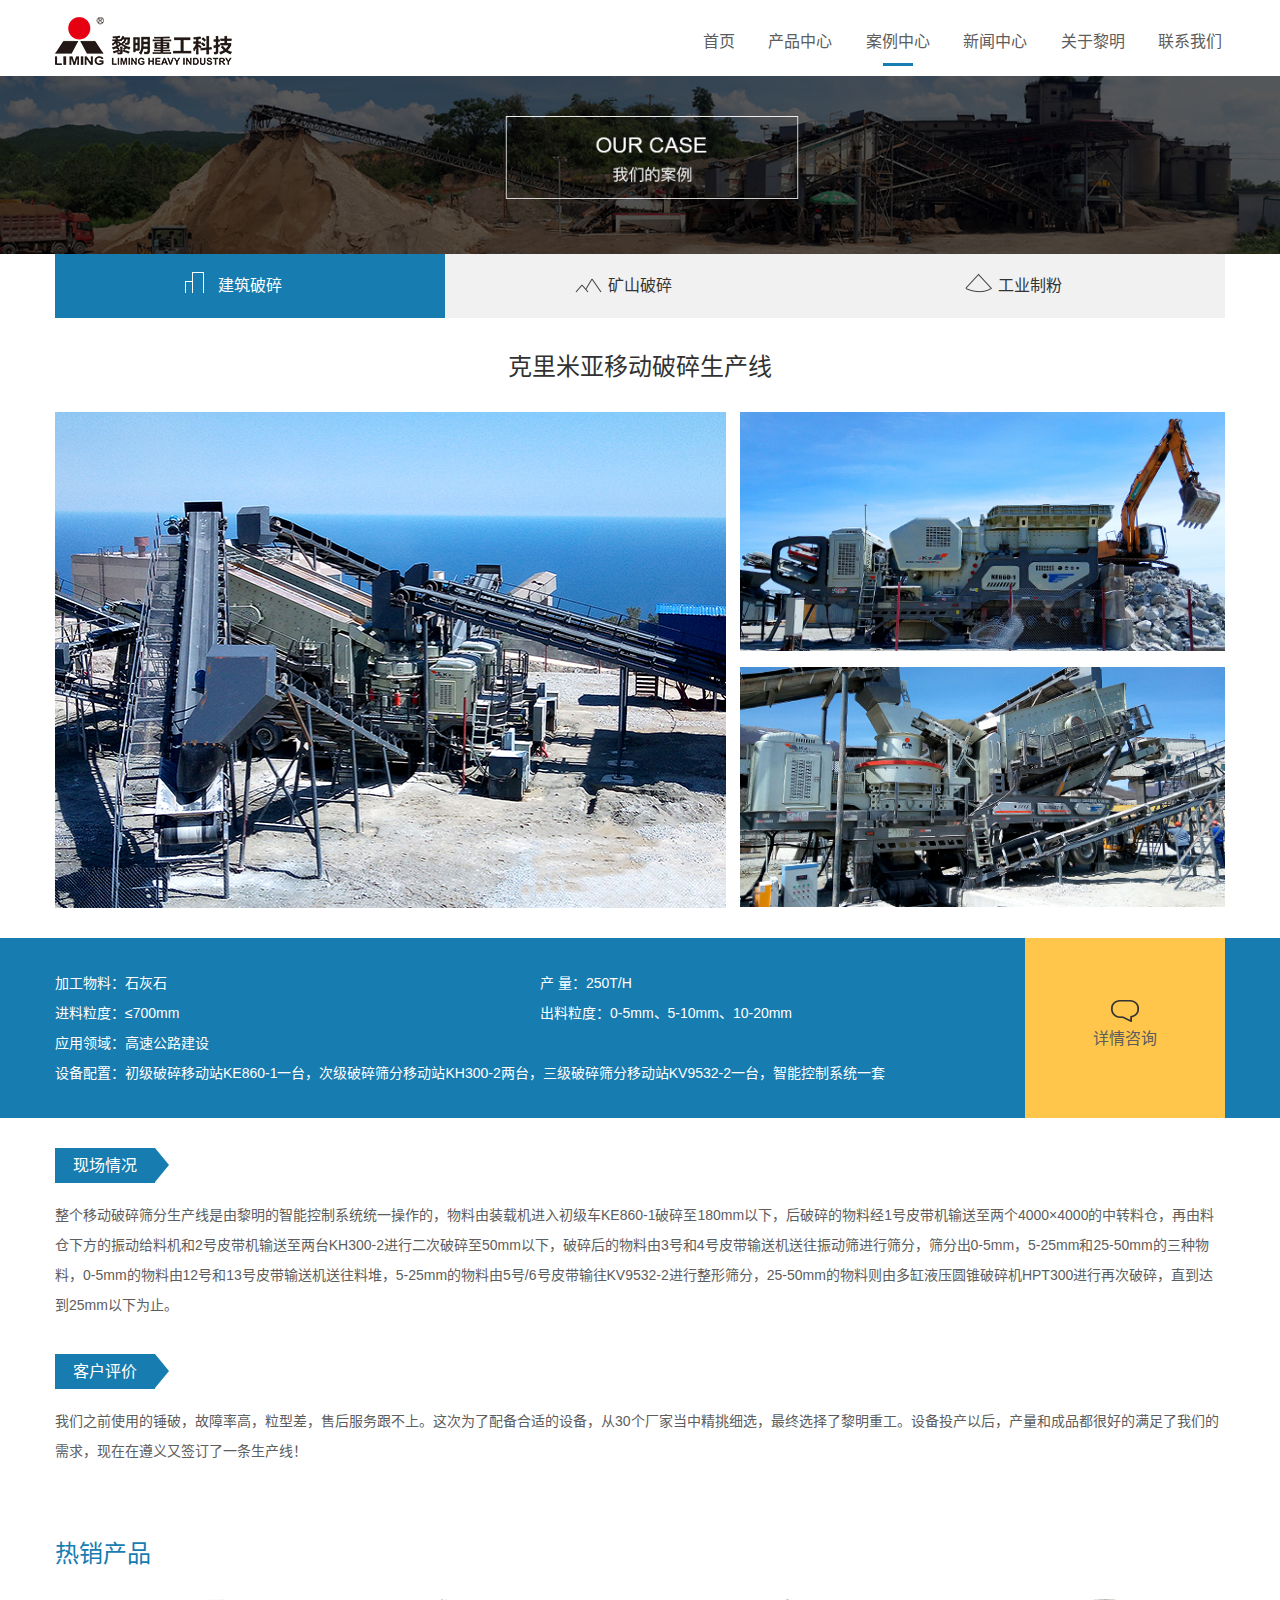
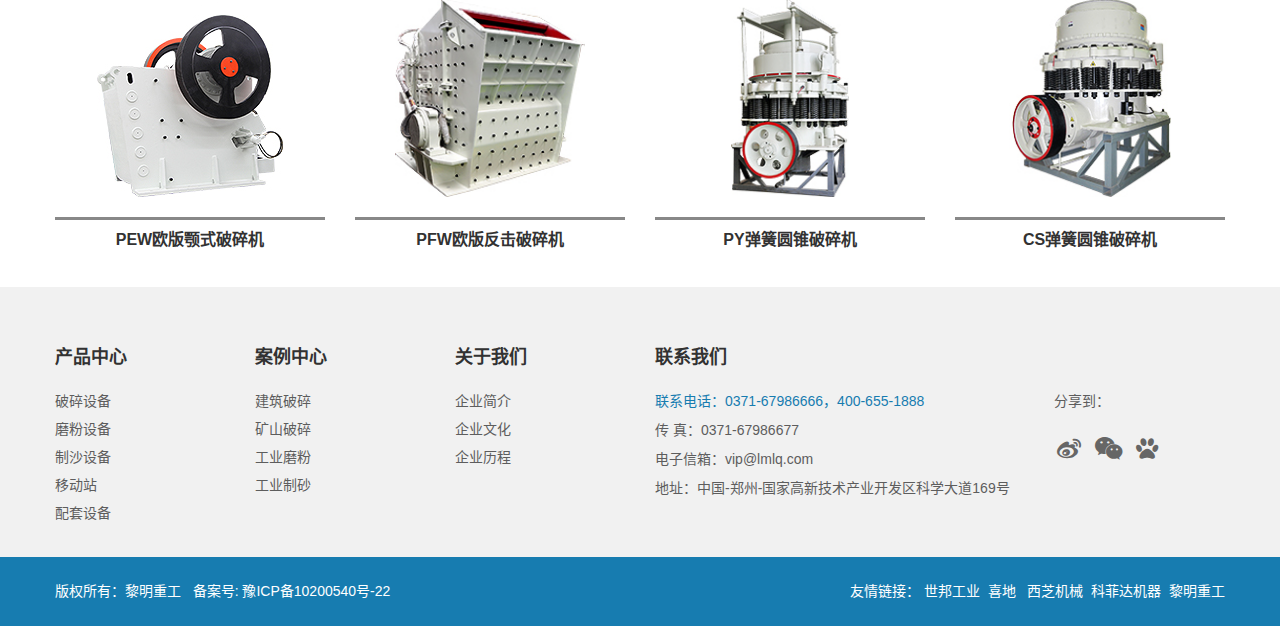
<file: case_article.html>
<!DOCTYPE html>
<html lang="zh-cn">

<head>
    <meta http-equiv="Content-Type" content="text/html; charset=utf-8" />
    <title>案例中心内页</title>
    <meta name="keywords" content=" ">
    <meta name="description" content=" ">
    <meta name="viewport" content="width=device-width, initial-scale=1.0">
    <meta http-equiv="X-UA-Compatible" content="IE=edge">
    <meta name="renderer" content="webkit">
    <meta content="telephone=no" name="format-detection">
    <meta content="email=no" name="format-detection">
    <meta content="yes" name="apple-mobile-web-app-capable">
    <meta content="black" name="apple-mobile-web-app-status-bar-style">
    <link rel="shortcut icon" href="./favicon.ico" />
    <link rel="stylesheet" href="./css/pintuer.css">
    <link rel="stylesheet" href="./css/font.css">
    <link rel="stylesheet" href="./css/common.css">
    <link rel="stylesheet" href="./css/case.css">
    <!--[if lt IE 9]>
	<script src="/js/html5.min.js"></script>
	<![endif]-->
</head>

<body>
    <!-- header -->
    <header>
        <div class="container doc-naver">
            <div class="line">
                <div class="xs3 xm4 xb6 doc-logo">
                    <button class="button icon-navicon  float-right" data-target="#doc-header-pintuer">
                    </button>
                    <a href="/">
                        <img src="./img/logo.jpg">
                    </a>
                </div>
                <div class="xl12 xs9 xm8 xb6 doc-nav">
                    <ul class="nav nav-inline nav-navicon padding-small-top nav-menu" id="doc-header-pintuer">
                        <li class="act">
                            <a href="./" target="">首页</a>
                            <span class="bder"></span>
                        </li>
                        <li class="act">
                            <a href="./product.html" target="">产品中心</a>
                            <span class="bder"></span>
                        </li>

                        <li class="act active">
                            <a href="./case.html" target="">案例中心</a>
                            <span class="bder"></span>
                        </li>
                        <li class="act">
                            <a href="./news.html" target="">新闻中心</a>
                            <span class="bder"></span>
                        </li>
                        <li class="act">
                            <a href="./about_us.html" target="">关于黎明</a>
                            <span class="bder"></span>
                        </li>
                        <li class="act">
                            <a href="./contact_us.html" target="">联系我们</a>
                            <span class="bder"></span>
                        </li>
                    </ul>
                </div>
            </div>
        </div>
    </header>
    <!-- banner -->
    <div class="bner">
        <img class="res"   data-xl="./img/case/xl.jpg" data-xs="./img/case/xs.jpg"  data-xm="./img/case/banner-case.jpg"  data-xb="./img/case/banner-case.jpg" alt="">
    </div>
    <!-- content -->
    <section class="">
        <div class="tab">
            <div class="container case-a">
                <div class="tab-head">
                    <ul class="line tab-nav">
                        <li class="active xl4 case-b">
                            <a href="#tab-start2">
                                <img src="./img/case/jianzhu-1.png" class="jianzhu-1 img-responsive" alt="破碎设备">
                                <img src="./img/case/jianzhu-2.png" class="jianzhu-2 img-responsive" alt="破碎设备">
                                <span>建筑破碎</span>
                            </a>
                        </li>
                        <li class="xl4 case-b">
                            <a href="#tab-start3">
                                <img src="./img/case/kuangshan-1.png" class="kuangshan-1 img-responsive" alt="制砂设备">
                                <img src="./img/case/kuangshan-2.png" class="kuangshan-2 img-responsive" alt="制砂设备">
                                <span>矿山破碎</span>
                            </a>
                        </li>
                        <li class="xl4 case-b">
                            <a href="#tab-start4">
                                <img src="./img/case/zhifen-1.png" class="zhifen-1 img-responsive" alt="制粉设备">
                                <img src="./img/case/zhifen-2.png" class="zhifen-2 img-responsive" alt="制粉设备">
                                <span>工业制粉</span>
                            </a>
                        </li>
                    </ul>
                </div>
            </div>
            <div class="tab-body tab-body-bordered">
                <div class="tab-panel active" id="tab-start2">
                    <div class="container case-keli">
                        <h2>克里米亚移动破碎生产线</h2>
                        <ul class="list-unstyle line-small">
                            <li class="xs7">
                                <img src="./img/case/case-article-1.jpg" class="img-res case-article-1" alt="">
                            </li>
                            <li class="xs5">
                                <img src="./img/case/case-article-2.jpg" class="img-res" alt="">
                                <img src="./img/case/case-article-3.jpg" class="img-res case-article-3" alt="">
                            </li>
                        </ul>
                    </div>
                    <div class="detail">
                        <div class="container">
                            <ul class="list-unstyle line-big">
                                <li class="xs10">
                                    <p>加工物料：石灰石</p>
                                    <p>产 量：250T/H</p>
                                    <p>进料粒度：≤700mm</p>
                                    <p>出料粒度：0-5mm、5-10mm、10-20mm</p>
                                    <p>应用领域：高速公路建设</p>
                                    <span>设备配置：初级破碎移动站KE860-1一台，次级破碎筛分移动站KH300-2两台，三级破碎筛分移动站KV9532-2一台，智能控制系统一套</span>
                                </li>
                                <li class="xs2"></li>
                                <div class="zx">
                                    <a href="">
                                        <img src="./img/case/comment.jpg" alt="">
                                        <p>详情咨询</p>
                                    </a>
                                </div>
                            </ul>
                        </div>
                    </div>
                    <div class="container">
                        <div class="occasion">
                            <h3>现场情况</h3>
                            <div class="wbx"></div>
                            <p>整个移动破碎筛分生产线是由黎明的智能控制系统统一操作的，物料由装载机进入初级车KE860-1破碎至180mm以下，后破碎的物料经1号皮带机输送至两个4000×4000的中转料仓，再由料仓下方的振动给料机和2号皮带机输送至两台KH300-2进行二次破碎至50mm以下，破碎后的物料由3号和4号皮带输送机送往振动筛进行筛分，筛分出0-5mm，5-25mm和25-50mm的三种物料，0-5mm的物料由12号和13号皮带输送机送往料堆，5-25mm的物料由5号/6号皮带输往KV9532-2进行整形筛分，25-50mm的物料则由多缸液压圆锥破碎机HPT300进行再次破碎，直到达到25mm以下为止。</p>
                        </div>
                        <div class="customer-comment">
                            <h3>客户评价</h3>
                            <div class="wbx"></div>
                            <p>我们之前使用的锤破，故障率高，粒型差，售后服务跟不上。这次为了配备合适的设备，从30个厂家当中精挑细选，最终选择了黎明重工。设备投产以后，产量和成品都很好的满足了我们的需求，现在在遵义又签订了一条生产线！</p>
                        </div>
                    </div>
                </div>
                <div class="tab-panel" id="tab-start3">
                    <div class="container case-keli">
                        <h2>矿山破碎</h2>
                        <ul class="list-unstyle line-small">
                            <li class="xs7">
                                <img src="./img/case/case-article-1.jpg" class="img-res case-article-1" alt="">
                            </li>
                            <li class="xs5">
                                <img src="./img/case/case-article-2.jpg" class="img-res" alt="">
                                <img src="./img/case/case-article-3.jpg" class="img-res case-article-3" alt="">
                            </li>
                        </ul>
                    </div>
                    <div class="detail">
                        <div class="container">
                            <ul class="list-unstyle line-big">
                                <li class="xs10">
                                    <p>加工物料：石灰石</p>
                                    <p>产 量：250T/H</p>
                                    <p>进料粒度：≤700mm</p>
                                    <p>出料粒度：0-5mm、5-10mm、10-20mm</p>
                                    <p>应用领域：高速公路建设</p>
                                    <span>设备配置：初级破碎移动站KE860-1一台，次级破碎筛分移动站KH300-2两台，三级破碎筛分移动站KV9532-2一台，智能控制系统一套</span>
                                </li>
                                <li class="xs2"></li>
                                <div class="zx">
                                    <a href="">
                                        <img src="./img/case/comment.jpg" alt="">
                                        <p>详情咨询</p>
                                    </a>
                                </div>
                            </ul>
                        </div>
                    </div>
                    <div class="container">
                        <div class="occasion">
                            <h3>现场情况</h3>
                            <div class="wbx"></div>
                            <p>整个移动破碎筛分生产线是由黎明的智能控制系统统一操作的，物料由装载机进入初级车KE860-1破碎至180mm以下，后破碎的物料经1号皮带机输送至两个4000×4000的中转料仓，再由料仓下方的振动给料机和2号皮带机输送至两台KH300-2进行二次破碎至50mm以下，破碎后的物料由3号和4号皮带输送机送往振动筛进行筛分，筛分出0-5mm，5-25mm和25-50mm的三种物料，0-5mm的物料由12号和13号皮带输送机送往料堆，5-25mm的物料由5号/6号皮带输往KV9532-2进行整形筛分，25-50mm的物料则由多缸液压圆锥破碎机HPT300进行再次破碎，直到达到25mm以下为止。</p>
                        </div>
                        <div class="customer-comment">
                            <h3>客户评价</h3>
                            <div class="wbx"></div>
                            <p>我们之前使用的锤破，故障率高，粒型差，售后服务跟不上。这次为了配备合适的设备，从30个厂家当中精挑细选，最终选择了黎明重工。设备投产以后，产量和成品都很好的满足了我们的需求，现在在遵义又签订了一条生产线！</p>
                        </div>
                    </div>
                </div>
                <div class="tab-panel" id="tab-start4">
                    <div class="container case-keli">
                        <h2>工业制粉</h2>
                        <ul class="list-unstyle line-small">
                            <li class="xs7">
                                <img src="./img/case/case-article-1.jpg" class="img-res case-article-1" alt="">
                            </li>
                            <li class="xs5">
                                <img src="./img/case/case-article-2.jpg" class="img-res" alt="">
                                <img src="./img/case/case-article-3.jpg" class="img-res case-article-3" alt="">
                            </li>
                        </ul>
                    </div>
                    <div class="detail">
                        <div class="container">
                            <ul class="list-unstyle line-big">
                                <li class="xs10">
                                    <p>加工物料：石灰石</p>
                                    <p>产 量：250T/H</p>
                                    <p>进料粒度：≤700mm</p>
                                    <p>出料粒度：0-5mm、5-10mm、10-20mm</p>
                                    <p>应用领域：高速公路建设</p>
                                    <span>设备配置：初级破碎移动站KE860-1一台，次级破碎筛分移动站KH300-2两台，三级破碎筛分移动站KV9532-2一台，智能控制系统一套</span>
                                </li>
                                <li class="xs2"></li>
                                <div class="zx">
                                    <a href="">
                                        <img src="./img/case/comment.jpg" alt="">
                                        <p>详情咨询</p>
                                    </a>
                                </div>
                            </ul>
                        </div>
                    </div>
                    <div class="container">
                        <div class="occasion">
                            <h3>现场情况</h3>
                            <div class="wbx"></div>
                            <p>整个移动破碎筛分生产线是由黎明的智能控制系统统一操作的，物料由装载机进入初级车KE860-1破碎至180mm以下，后破碎的物料经1号皮带机输送至两个4000×4000的中转料仓，再由料仓下方的振动给料机和2号皮带机输送至两台KH300-2进行二次破碎至50mm以下，破碎后的物料由3号和4号皮带输送机送往振动筛进行筛分，筛分出0-5mm，5-25mm和25-50mm的三种物料，0-5mm的物料由12号和13号皮带输送机送往料堆，5-25mm的物料由5号/6号皮带输往KV9532-2进行整形筛分，25-50mm的物料则由多缸液压圆锥破碎机HPT300进行再次破碎，直到达到25mm以下为止。</p>
                        </div>
                        <div class="customer-comment">
                            <h3>客户评价</h3>
                            <div class="wbx"></div>
                            <p>我们之前使用的锤破，故障率高，粒型差，售后服务跟不上。这次为了配备合适的设备，从30个厂家当中精挑细选，最终选择了黎明重工。设备投产以后，产量和成品都很好的满足了我们的需求，现在在遵义又签订了一条生产线！</p>
                        </div>
                    </div>
                </div>
            </div>
        </div>
    </section>



    <div class="container">
        <div class="product-relative">
            <h2>热销产品</h2>
            <ul class="list-unstyle line-big">
                <li class="xl6 xm3">
                    <a href="">
                        <img src="./img/product/product-relative1.jpg" class="img-responsive" alt="PEW欧版颚式破碎机">
                        <h4>PEW欧版颚式破碎机</h4>
                    </a>
                </li>
                <li class="xl6 xm3">
                    <a href="">
                        <img src="./img/product/product-relative2.jpg" class="img-responsive" alt="PFW欧版反击破碎机">
                        <h4>PFW欧版反击破碎机</h4>
                    </a>
                </li>
                <li class="xl6 xm3">
                    <a href="">
                        <img src="./img/product/product-relative3.jpg" class="img-responsive" alt="PY弹簧圆锥破碎机">
                        <h4>PY弹簧圆锥破碎机</h4>
                    </a>
                </li>
                <li class="xl6 xm3">
                    <a href="">
                        <img src="./img/product/product-relative4.jpg" class="img-responsive" alt="CS弹簧圆锥破碎机">
                        <h4>CS弹簧圆锥破碎机</h4>
                    </a>
                </li>
            </ul>
        </div>
    </div>
    <!-- content -->

    <!-- footer -->
    <footer>
        <div class="container">
            <div class="line-big foot-line">
                <div class="xl4 xm2 foot-a">
                    <h3>产品中心</h3>
                    <ul class="list-unstyle">
                        <li>
                            <a href="">破碎设备</a>
                        </li>
                        <li>
                            <a href="">磨粉设备</a>
                        </li>
                        <li>
                            <a href="">制沙设备</a>
                        </li>
                        <li>
                            <a href="">移动站</a>
                        </li>
                        <li>
                            <a href="">配套设备</a>
                        </li>
                    </ul>
                </div>
                <div class="xl4 xm2 foot-b">
                    <h3>案例中心</h3>
                    <ul class="list-unstyle">
                        <li>
                            <a href="">建筑破碎</a>
                        </li>
                        <li>
                            <a href="">矿山破碎</a>
                        </li>
                        <li>
                            <a href="">工业磨粉</a>
                        </li>
                        <li>
                            <a href="">工业制砂</a>
                        </li>
                    </ul>
                </div>
                <div class="xl4 xm2 foot-c">
                    <h3>关于我们</h3>
                    <ul class="list-unstyle">
                        <li>
                            <a href="">企业简介</a>
                        </li>
                        <li>
                            <a href="">企业文化</a>
                        </li>
                        <li>
                            <a href="">企业历程</a>
                        </li>

                    </ul>
                </div>
                <div class="xl12 xm6 foot-d">
                    <h3>联系我们</h3>
                    <ul class="list-unstyle contact-us-l">
                        <p>
                            <span>联系电话：0371-67986666，400-655-1888</span>
                            <br> 传 真：0371-67986677
                            <br> 电子信箱：vip@lmlq.com
                            <br> 地址：中国-郑州-国家高新技术产业开发区科学大道169号
                            <br>
                        </p>
                    </ul>
                    <ul class="list-unstyle share contact-us-r">
                        <div class="">
                            <p>分享到：</p>
                            <!-- JiaThis Button BEGIN -->
                            <div class="jiathis">
                                <a class="jiathis_button_tsina">
                                    <i class="icon icon-weibo" aria-hidden="true"></i>
                                </a>
                                <a class="jiathis_button_weixin">
                                    <i class="icon icon-weixin" aria-hidden="true"></i>
                                </a>
                                <a class="">
                                    <i class="icon icon-paw" aria-hidden="true"></i>
                                </a>
                            </div>
                            <script type="text/javascript">
                                var jiathis_config = {
                                    summary: "",
                                    shortUrl: false,
                                    hideMore: true
                                }
                            </script>
                            <script type="text/javascript" src="http://v3.jiathis.com/code/jia.js" charset="utf-8"></script>
                            <!-- JiaThis Button END -->

                        </div>
                        <div class="clearfix"></div>
                    </ul>
                </div>
            </div>
            <div class="clearfix show-l"></div>
        </div>
    </footer>
    <!-- footer -->
    <div class="copyright">
        <div class="container copyright-a">
            <p class="banquan">版权所有：黎明重工&nbsp;&nbsp; 备案号:
                <a href="http://www.miitbeian.gov.cn/publish/query/indexFirst.action" target="_blank">
                    豫ICP备10200540号-22</a>
            </p>
            <p class="lianjie">友情链接：
                <a href="">世邦工业</a>&nbsp;
                <a href="">喜地 </a>&nbsp;
                <a href="">西芝机械</a>&nbsp;
                <a href="">科菲达机器</a>&nbsp;
                <a href="">黎明重工</a>
            </p>
        </div>
    </div>
    <div class="stickey-footer">
        <div class="main-menu ">
            <div class="aa">
                <a href="">
                    <span class="icon-home"></span>
                    <br>首页</a>
            </div>
            <div class="aa">
                <a href="#">
                    <span class="icon-th "></span>
                    <br>产品中心</a>
            </div>
            <div class="aa">
                <a href="#">
                    <span class="icon-plus-circle"></span>
                    <br>案例中心</a>
            </div>
            
            <div class="aa">
                <a href="#">
                    <span class="icon-envelope"></span>
                    <br>联系我们</a>
            </div> 
        </div>
    </div>
    <script src="./js/jquery.js"></script>
    <script src="./js/pintuer.js"></script>
    <!--[if lt IE 9]>
	<script src="/js/respond.js"></script>
    <![endif]-->
    <!-- 以下开始本页面业务逻辑 -->
           
    <script>
        $(document).ready(function () {
			$(".nav .act").mouseenter(function () {
				$(this).addClass("active").siblings().removeClass("active")
			});
        });
    </script>
</body>

</html>
</file>
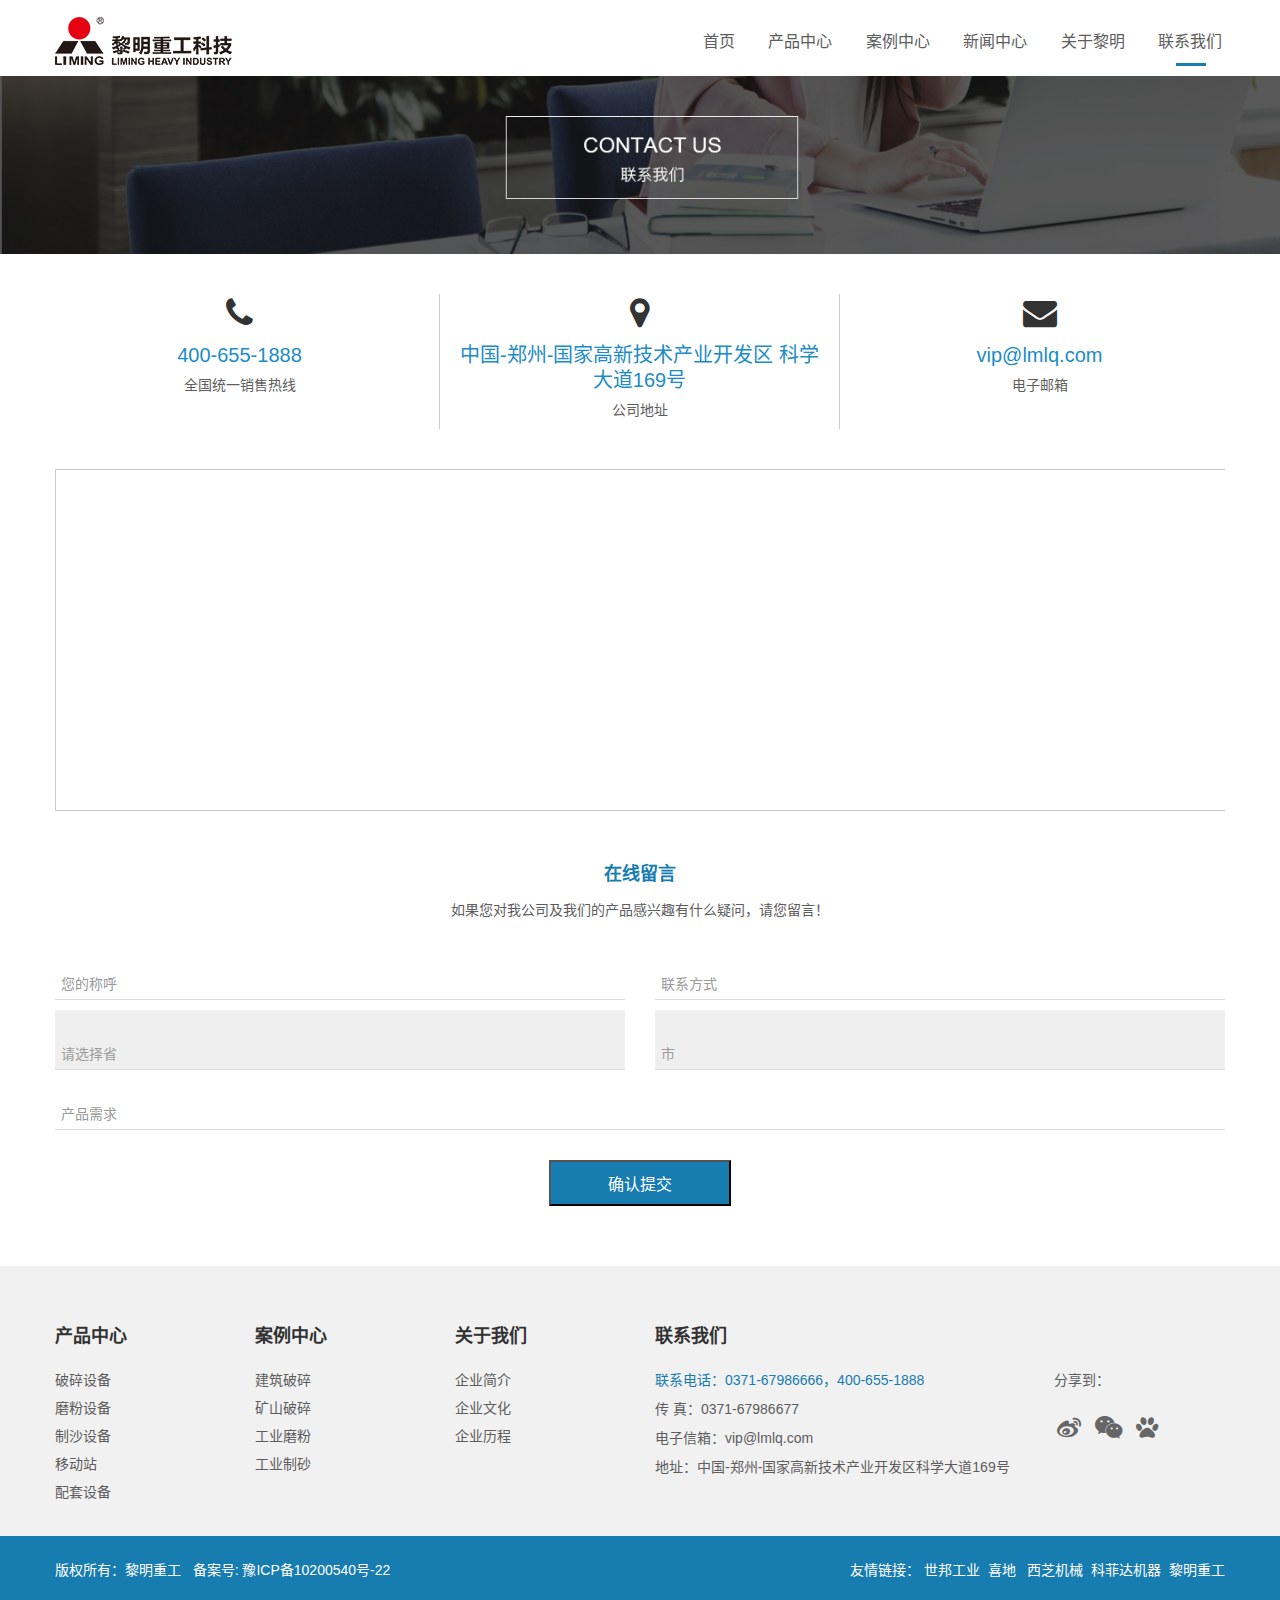
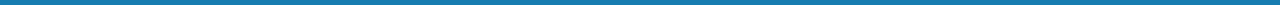
<file: contact_us.html>
<!DOCTYPE html>
<html lang="zh-cn">

<head>
    <meta http-equiv="Content-Type" content="text/html; charset=utf-8" />
    <title>联系我们</title>
    <meta name="keywords" content=" ">
    <meta name="description" content=" ">
    <meta name="viewport" content="width=device-width, initial-scale=1.0">
    <meta http-equiv="X-UA-Compatible" content="IE=edge">
    <meta name="renderer" content="webkit">
    <meta content="telephone=no" name="format-detection">
    <meta content="email=no" name="format-detection">
    <meta content="yes" name="apple-mobile-web-app-capable">
    <meta content="black" name="apple-mobile-web-app-status-bar-style">
    <link rel="shortcut icon" href="./favicon.ico" />
    <link rel="stylesheet" href="./css/pintuer.css">
    <link rel="stylesheet" href="./css/font.css">
    <link rel="stylesheet" href="./css/common.css">
    <link rel="stylesheet" href="./css/contact.css">
    <!--[if lt IE 9]>
	<script src="/js/html5.min.js"></script>
	<![endif]-->
</head>

<body>
    <!-- header -->
    <header>
        <div class="container doc-naver">
            <div class="line">
                <div class="xs3 xm4 xb6 doc-logo">
                    <button class="button icon-navicon  float-right" data-target="#doc-header-pintuer">
                    </button>
                    <a href="/">
                        <img src="./img/logo.jpg">
                    </a>
                </div>
                <div class="xl12 xs9 xm8 xb6 doc-nav">
                    <ul class="nav nav-inline nav-navicon padding-small-top nav-menu" id="doc-header-pintuer">
                        <li class="act">
                            <a href="./" target="">首页</a>
                            <span class="bder"></span>
                        </li>
                        <li class="act">
                            <a href="./product.html" target="">产品中心</a>
                            <span class="bder"></span>
                        </li>

                        <li class="act">
                            <a href="./case.html" target="">案例中心</a>
                            <span class="bder"></span>
                        </li>
                        <li class="act">
                            <a href="./news.html" target="">新闻中心</a>
                            <span class="bder"></span>
                        </li>
                        <li class="act">
                            <a href="./about_us.html" target="">关于黎明</a>
                            <span class="bder"></span>
                        </li>
                        <li class="act active">
                            <a href="./contact_us.html" target="">联系我们</a>
                            <span class="bder"></span>
                        </li>
                    </ul>
                </div>
            </div>
        </div>
    </header>
    <!-- banner -->
    <div class="bner">
        <img class="res"   data-xl="./img/contact/xl.jpg" data-xs="./img/contact/xs.jpg"  data-xm="./img/contact/contact-banner.jpg"  data-xb="./img/contact/contact-banner.jpg" alt="">
    </div>
    <!-- content -->
    <div class="container">
        <ul class="list-unstyle line-big lianxi">
            <li class="xl4">
                <span class="icon-phone"></span>
                <h2>400-655-1888</h2>
                <p>全国统一销售热线</p>
            </li>
            <li class="xl4">
                <span class="icon-map-marker"></span>
                <h2>中国-郑州-国家高新技术产业开发区 科学大道169号
                </h2>
                <p>公司地址</p>
            </li>
            <li class="xl4 thir">
                <span class="icon-envelope"></span>
                <h2>vip@lmlq.com</h2>
                <p>电子邮箱</p>
            </li>
        </ul>
    </div>
    <div class="container map">
        <div class="xl12">
            <iframe src="map_baidu.html" width="100%" height="351" frameborder="0" scrolling="no"></iframe>
        </div>
    </div>
    <div class="container liuyan" id="liuyan">
        <h3>在线留言</h3>
        <p>如果您对我公司及我们的产品感兴趣有什么疑问，请您留言！</p>
        <form action="http://data.lmzg.com/post.php" method="post" class="form-tips">
            <input type="hidden" name="url" id="url" value="">
            <script>
                document.getElementById("url").value = location.href
            </script>
            <div class="line-big">
                <div class="xl12 xs6">
                    <div class="form-group">
                        <div class="field">
                            <input type="text" class="input" id="uname" name="name" placeholder="您的称呼" required="required" />
                        </div>
                    </div>
                </div>
                <div class="xl12 xs6">
                    <div class="form-group">
                        <div class="field">
                            <input name="tel" id="tel" type="text" class="input" placeholder="联系方式" required="required" />
                        </div>
                    </div>
                </div>
            </div>
            <div class="line-big">
                <div class="form-group">
                    <div class="field">
                        <div class="province xl12 xs6">
                            <select id="province" onchange="areaMap.city(this.value);" name="country_name" class="input">
                                <option>省</option>
                            </select>
                        </div>
                        <div class="city xl12 xs6">
                            <select id="city" name="country_name" class="input">
                                <option>市</option>
                            </select>
                        </div>
                    </div>
                </div>
            </div>
            <div class="form-group">
                <div class="field">
                    <input type="text" class="input" name="message" id="msg" placeholder="产品需求" required="required" />
                </div>
            </div>
            <div class="form-group submit-message">
                <div class="field">
                    <button class="submit" type="submit">确认提交</button>
                </div>
            </div>
        </form>
    </div>
    <!-- content -->

    <!-- footer -->
    <footer>
        <div class="container">
            <div class="line-big foot-line">
                <div class="xl4 xm2 foot-a">
                    <h3>产品中心</h3>
                    <ul class="list-unstyle">
                        <li>
                            <a href="">破碎设备</a>
                        </li>
                        <li>
                            <a href="">磨粉设备</a>
                        </li>
                        <li>
                            <a href="">制沙设备</a>
                        </li>
                        <li>
                            <a href="">移动站</a>
                        </li>
                        <li>
                            <a href="">配套设备</a>
                        </li>
                    </ul>
                </div>
                <div class="xl4 xm2 foot-b">
                    <h3>案例中心</h3>
                    <ul class="list-unstyle">
                        <li>
                            <a href="">建筑破碎</a>
                        </li>
                        <li>
                            <a href="">矿山破碎</a>
                        </li>
                        <li>
                            <a href="">工业磨粉</a>
                        </li>
                        <li>
                            <a href="">工业制砂</a>
                        </li>
                    </ul>
                </div>
                <div class="xl4 xm2 foot-c">
                    <h3>关于我们</h3>
                    <ul class="list-unstyle">
                        <li>
                            <a href="">企业简介</a>
                        </li>
                        <li>
                            <a href="">企业文化</a>
                        </li>
                        <li>
                            <a href="">企业历程</a>
                        </li>

                    </ul>
                </div>
                <div class="xl12 xm6 foot-d">
                    <h3>联系我们</h3>
                    <ul class="list-unstyle contact-us-l">
                        <p>
                            <span>联系电话：0371-67986666，400-655-1888</span>
                            <br> 传 真：0371-67986677
                            <br> 电子信箱：vip@lmlq.com
                            <br> 地址：中国-郑州-国家高新技术产业开发区科学大道169号
                            <br>
                        </p>
                    </ul>
                    <ul class="list-unstyle share contact-us-r">
                        <div class="">
                            <p>分享到：</p>
                            <!-- JiaThis Button BEGIN -->
                            <div class="jiathis">
                                <a class="jiathis_button_tsina">
                                    <i class="icon icon-weibo" aria-hidden="true"></i>
                                </a>
                                <a class="jiathis_button_weixin">
                                    <i class="icon icon-weixin" aria-hidden="true"></i>
                                </a>
                                <a class="">
                                    <i class="icon icon-paw" aria-hidden="true"></i>
                                </a>
                            </div>
                            <script type="text/javascript">
                                var jiathis_config = {
                                    summary: "",
                                    shortUrl: false,
                                    hideMore: true
                                }
                            </script>
                            <script type="text/javascript" src="http://v3.jiathis.com/code/jia.js" charset="utf-8"></script>
                            <!-- JiaThis Button END -->

                        </div>
                        <div class="clearfix"></div>
                    </ul>
                </div>
            </div>
            <div class="clearfix show-l"></div>
        </div>
    </footer>
    <div class="copyright">
        <div class="container copyright-a">
            <p class="banquan">版权所有：黎明重工&nbsp;&nbsp; 备案号:
                <a href="http://www.miitbeian.gov.cn/publish/query/indexFirst.action" target="_blank">
                    豫ICP备10200540号-22</a>
            </p>
            <p class="lianjie">友情链接：
                <a href="">世邦工业</a>&nbsp;
                <a href="">喜地 </a>&nbsp;
                <a href="">西芝机械</a>&nbsp;
                <a href="">科菲达机器</a>&nbsp;
                <a href="">黎明重工</a>
            </p>
        </div>
    </div>

    <div class="stickey-footer">
        <div class="main-menu ">
            <div class="aa">
                <a href="">
                    <span class="icon-home"></span>
                    <br>首页</a>
            </div>
            <div class="aa">
                <a href="#">
                    <span class="icon-th "></span>
                    <br>产品中心</a>
            </div>
            <div class="aa">
                <a href="#">
                    <span class="icon-plus-circle"></span>
                    <br>案例中心</a>
            </div>
            
            <div class="aa">
                <a href="#">
                    <span class="icon-envelope"></span>
                    <br>联系我们</a>
            </div>
        </div>
    </div>
    <!-- footer -->





    <script src="./js/jquery.js"></script>
    <script src="./js/pintuer.js"></script>
    <script src="/js/province.js"></script>
    <script>
        var areaMap = new AreaMap('province', 'city');
        areaMap.province('', '');
        $(document).ready(function () {
			$(".nav .act").mouseenter(function () {
				$(this).addClass("active").siblings().removeClass("active")
			});
        });
    </script>
    
        
    
    <!--[if lt IE 9]>
	<script src="/js/respond.js"></script>
    <![endif]-->
    <!-- 以下开始本页面业务逻辑 -->

</body>

</html>
</file>
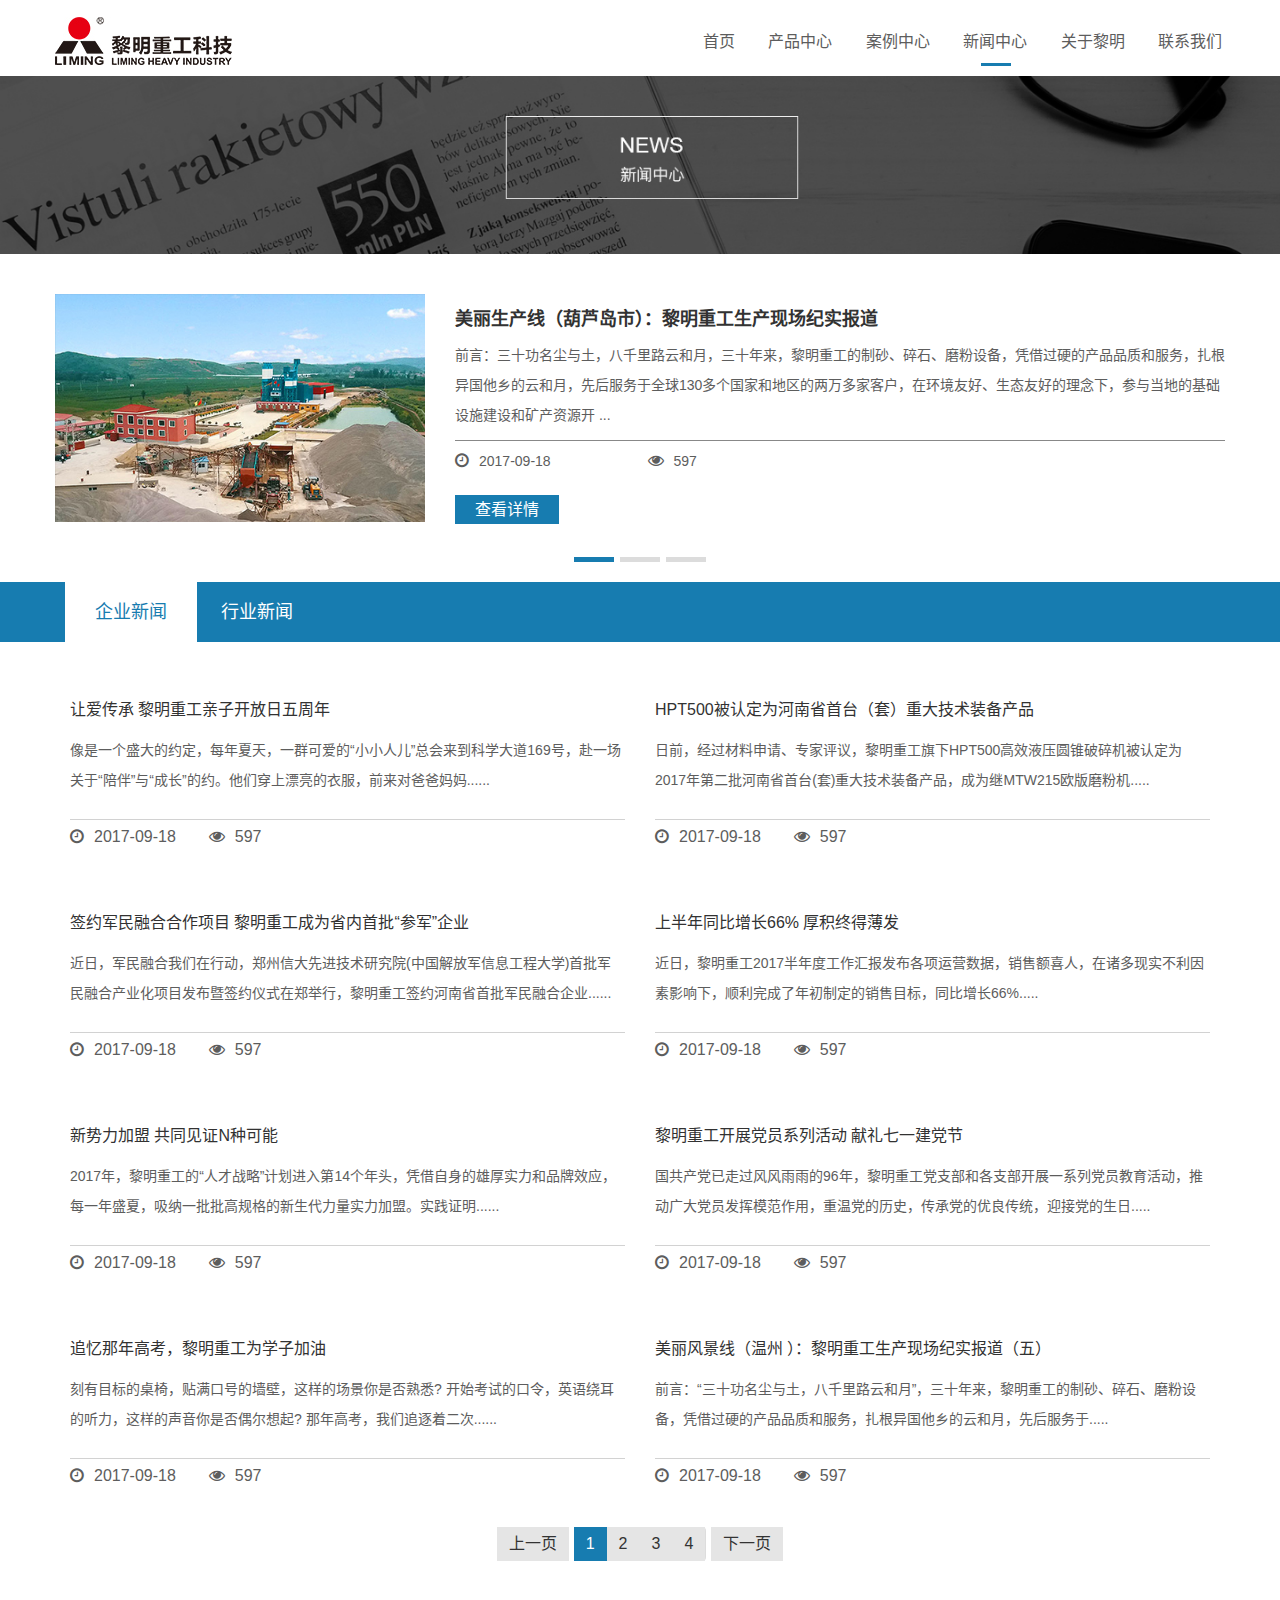
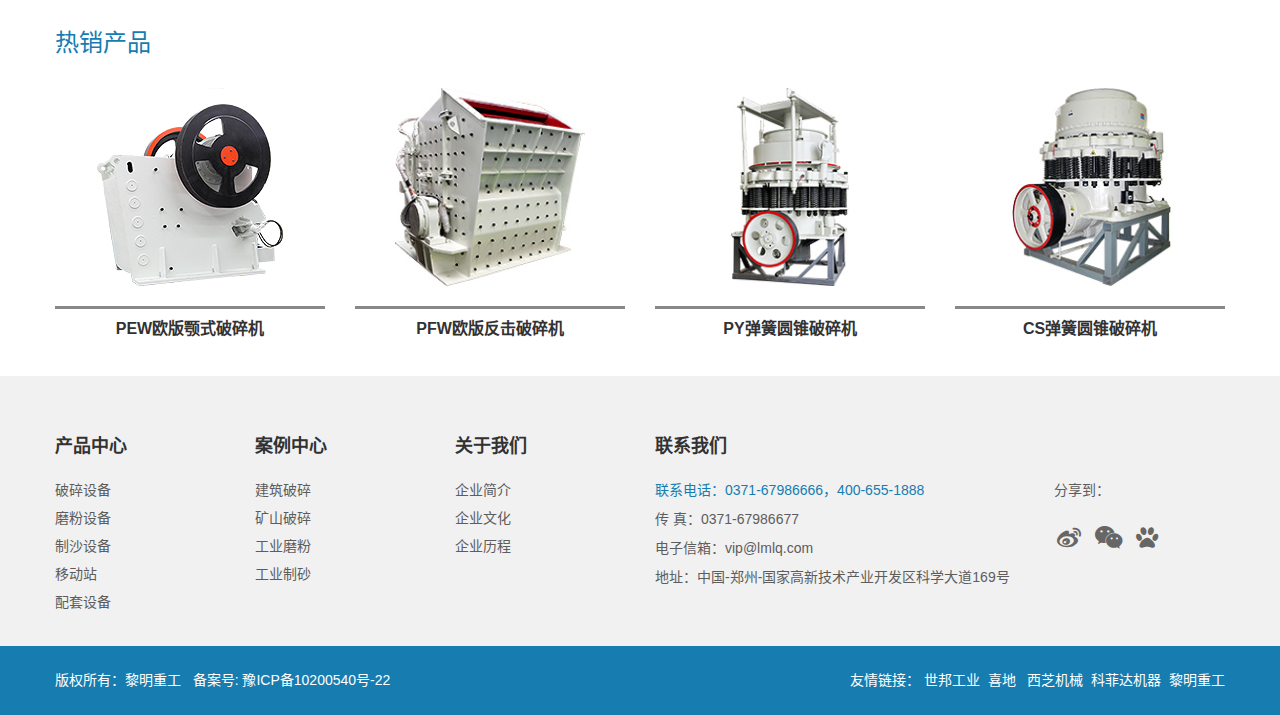
<file: news.html>
<!DOCTYPE html>
<html lang="zh-cn">

<head>
    <meta http-equiv="Content-Type" content="text/html; charset=utf-8" />
    <title>新闻中心</title>
    <meta name="keywords" content=" ">
    <meta name="description" content=" ">
    <meta name="viewport" content="width=device-width, initial-scale=1.0">
    <meta http-equiv="X-UA-Compatible" content="IE=edge">
    <meta name="renderer" content="webkit">
    <meta content="telephone=no" name="format-detection">
    <meta content="email=no" name="format-detection">
    <meta content="yes" name="apple-mobile-web-app-capable">
    <meta content="black" name="apple-mobile-web-app-status-bar-style">
    <link rel="shortcut icon" href="./favicon.ico" />
    <link rel="stylesheet" href="./css/pintuer.css">
    <link rel="stylesheet" href="./css/font.css">
    <link rel="stylesheet" href="./css/common.css">
    <link rel="stylesheet" href="./css/news.css">
    <!--[if lt IE 9]>
	<script src="/js/html5.min.js"></script>
	<![endif]-->
</head>

<body>
    <!-- header -->
    <header>
        <div class="container doc-naver">
            <div class="line">
                <div class="xs3 xm4 xb6 doc-logo">
                    <button class="button icon-navicon  float-right" data-target="#doc-header-pintuer">
                    </button>
                    <a href="/">
                        <img src="./img/logo.jpg">
                    </a>
                </div>
                <div class="xl12 xs9 xm8 xb6 doc-nav">
                    <ul class="nav nav-inline nav-navicon padding-small-top nav-menu" id="doc-header-pintuer">
                        <li class="act">
                            <a href="./" target="">首页</a>
                            <span class="bder"></span>
                        </li>
                        <li class="act">
                            <a href="./product.html" target="">产品中心</a>
                            <span class="bder"></span>
                        </li>

                        <li class="act">
                            <a href="./case.html" target="">案例中心</a>
                            <span class="bder"></span>
                        </li>
                        <li class="act active">
                            <a href="./news.html" target="">新闻中心</a>
                            <span class="bder"></span>
                        </li>
                        <li class="act">
                            <a href="./about_us.html" target="">关于黎明</a>
                            <span class="bder"></span>
                        </li>
                        <li class="act">
                            <a href="./contact_us.html" target="">联系我们</a>
                            <span class="bder"></span>
                        </li>
                    </ul>
                </div>
            </div>
        </div>
    </header>
    <!-- banner -->
    <div class="bner">
        <img class="res"   data-xl="./img/news/xl.jpg" data-xs="./img/news/xs.jpg"  data-xm="./img/news/news-banner.jpg"  data-xb="./img/news/news-banner.jpg" alt="">
    </div>
    <!-- content -->
    <div class="container">
        <div class="banner" data-pointer="1">
            <div class="carousel">
                <div class="item">
                    <div class="line-big news">
                        <div class="xm4 news-img">
                            <a href="./news_article.html">
                                <img class="img-res" src="./img/news/news-1.jpg" alt="">
                            </a>
                        </div>
                        <div class="xm8 news-content">
                            <a href="./news_article.html">
                                <h3>美丽生产线（葫芦岛市）：黎明重工生产现场纪实报道</h3>
                                <p class="content">前言：三十功名尘与土，八千里路云和月，三十年来，黎明重工的制砂、碎石、磨粉设备，凭借过硬的产品品质和服务，扎根异国他乡的云和月，先后服务于全球130多个国家和地区的两万多家客户，在环境友好、生态友好的理念下，参与当地的基础设施建设和矿产资源开
                                    ...
                                </p>
                            </a>
                            <p class="shijian">
                                <span class="icon-clock-o"></span>2017-09-18</p>
                            <p class="liulan">
                                <span class="icon-eye"></span>597</p>
                            <a class="xiangqing" href="./news_article.html">查看详情</a>
                        </div>
                    </div>
                </div>
                <div class="item">
                    <div class="line-big news">
                        <div class="xm4 news-img">
                            <a href="">
                                <img class="img-res" src="./img/news/news-1.jpg" alt="">
                            </a>
                        </div>
                        <div class="xm8 news-content">
                            <a href="">
                                <h3>美丽生产线（葫芦岛市）：黎明重工生产现场纪实报道</h3>
                                <p class="content">前言：三十功名尘与土，八千里路云和月，三十年来，黎明重工的制砂、碎石、磨粉设备，凭借过硬的产品品质和服务，扎根异国他乡的云和月，先后服务于全球130多个国家和地区的两万多家客户，在环境友好、生态友好的理念下，参与当地的基础设施建设和矿产资源开
                                    ...
                                </p>
                            </a>
                            <p class="shijian">
                                <span class="icon-clock-o"></span>2017-09-18</p>
                            <p class="liulan">
                                <span class="icon-eye"></span>597</p>
                            <a class="xiangqing" href="">查看详情</a>
                        </div>
                    </div>
                </div>
                <div class="item">
                    <div class="line-big news">
                        <div class="xm4 news-img">
                            <a href="">
                                <img class="img-res" src="./img/news/news-1.jpg" alt="">
                            </a>
                        </div>
                        <div class="xm8 news-content">
                            <a href="">
                                <h3>美丽生产线（葫芦岛市）：黎明重工生产现场纪实报道</h3>
                                <p class="content">前言：三十功名尘与土，八千里路云和月，三十年来，黎明重工的制砂、碎石、磨粉设备，凭借过硬的产品品质和服务，扎根异国他乡的云和月，先后服务于全球130多个国家和地区的两万多家客户，在环境友好、生态友好的理念下，参与当地的基础设施建设和矿产资源开
                                    ...
                                </p>
                            </a>
                            <p class="shijian">
                                <span class="icon-clock-o"></span>2017-09-18</p>
                            <p class="liulan">
                                <span class="icon-eye"></span>597</p>
                            <a class="xiangqing" href="">查看详情</a>
                        </div>
                    </div>
                </div>
            </div>
        </div>
    </div>
    <section class="new-list">
        <div class="corporate-news"></div>
        <div class="container tab-list">
            <div class="tab">
                <div class="tab-head">
                    <ul class="tab-nav">
                        <li class="active">
                            <a href="#tab-start">
                                <h3>企业新闻</h3>
                            </a>
                        </li>
                        <li>
                            <a href="#tab-css">
                                <h3>行业新闻</h3>
                            </a>
                        </li>
                    </ul>
                </div>
                <div class="tab-body">
                    <div class="tab-panel active" id="tab-start">
                        <ul class="list-unstyle">
                            <li class="a xl12 xm6">
                                <a href="http://">
                                    <h4>让爱传承 黎明重工亲子开放日五周年</h4>
                                    <p class="cc">像是一个盛大的约定，每年夏天，一群可爱的“小小人儿”总会来到科学大道169号，赴一场关于“陪伴”与“成长”的约。他们穿上漂亮的衣服，前来对爸爸妈妈......</p>
                                </a>
                                <p class="shijian">
                                    <span class="icon-clock-o"></span>2017-09-18</p>
                                <p class="liulan">
                                    <span class="icon-eye"></span>597</p>
                            </li>
                            <li class="a xl12 xm6">
                                <a href="http://">
                                    <h4>HPT500被认定为河南省首台（套）重大技术装备产品</h4>
                                    <p class="cc">日前，经过材料申请、专家评议，黎明重工旗下HPT500高效液压圆锥破碎机被认定为2017年第二批河南省首台(套)重大技术装备产品，成为继MTW215欧版磨粉机.....</p>
                                </a>
                                <p class="shijian">
                                    <span class="icon-clock-o"></span>2017-09-18</p>
                                <p class="liulan">
                                    <span class="icon-eye"></span>597</p>
                            </li>
                            <li class="a xl12 xm6">
                                <a href="http://">
                                    <h4>签约军民融合合作项目 黎明重工成为省内首批“参军”企业</h4>
                                    <p class="cc">近日，军民融合我们在行动，郑州信大先进技术研究院(中国解放军信息工程大学)首批军民融合产业化项目发布暨签约仪式在郑举行，黎明重工签约河南省首批军民融合企业......</p>
                                </a>
                                <p class="shijian">
                                    <span class="icon-clock-o"></span>2017-09-18</p>
                                <p class="liulan">
                                    <span class="icon-eye"></span>597</p>
                            </li>
                            <li class="a xl12 xm6">
                                <a href="http://">
                                    <h4>上半年同比增长66% 厚积终得薄发</h4>
                                    <p class="cc">近日，黎明重工2017半年度工作汇报发布各项运营数据，销售额喜人，在诸多现实不利因素影响下，顺利完成了年初制定的销售目标，同比增长66%.....</p>
                                </a>
                                <p class="shijian">
                                    <span class="icon-clock-o"></span>2017-09-18</p>
                                <p class="liulan">
                                    <span class="icon-eye"></span>597</p>
                            </li>
                            <li class="a xl12 xm6">
                                <a href="http://">
                                    <h4>新势力加盟 共同见证N种可能</h4>
                                    <p class="cc">2017年，黎明重工的“人才战略”计划进入第14个年头，凭借自身的雄厚实力和品牌效应，每一年盛夏，吸纳一批批高规格的新生代力量实力加盟。实践证明......</p>
                                </a>
                                <p class="shijian">
                                    <span class="icon-clock-o"></span>2017-09-18</p>
                                <p class="liulan">
                                    <span class="icon-eye"></span>597</p>
                            </li>
                            <li class="a xl12 xm6">
                                <a href="http://">
                                    <h4>黎明重工开展党员系列活动 献礼七一建党节</h4>
                                    <p class="cc">国共产党已走过风风雨雨的96年，黎明重工党支部和各支部开展一系列党员教育活动，推动广大党员发挥模范作用，重温党的历史，传承党的优良传统，迎接党的生日.....</p>
                                </a>
                                <p class="shijian">
                                    <span class="icon-clock-o"></span>2017-09-18</p>
                                <p class="liulan">
                                    <span class="icon-eye"></span>597</p>
                            </li>
                            <li class="a xl12 xm6">
                                <a href="http://">
                                    <h4>追忆那年高考，黎明重工为学子加油</h4>
                                    <p class="cc">刻有目标的桌椅，贴满口号的墙壁，这样的场景你是否熟悉? 开始考试的口令，英语绕耳的听力，这样的声音你是否偶尔想起? 那年高考，我们追逐着二次......</p>
                                </a>
                                <p class="shijian">
                                    <span class="icon-clock-o"></span>2017-09-18</p>
                                <p class="liulan">
                                    <span class="icon-eye"></span>597</p>
                            </li>
                            <li class="a xl12 xm6">
                                <a href="http://">
                                    <h4>美丽风景线（温州 ）：黎明重工生产现场纪实报道（五）</h4>
                                    <p class="cc">前言：“三十功名尘与土，八千里路云和月”，三十年来，黎明重工的制砂、碎石、磨粉设备，凭借过硬的产品品质和服务，扎根异国他乡的云和月，先后服务于.....</p>
                                </a>
                                <p class="shijian">
                                    <span class="icon-clock-o"></span>2017-09-18</p>
                                <p class="liulan">
                                    <span class="icon-eye"></span>597</p>
                            </li>
                        </ul>
                        <div class="fenye">
                            <ul class="pagination">
                                <li>
                                    <a href="#">上一页</a>
                                </li>
                            </ul>
                            <ul class="pagination pagination-group">
                                <li class="active">
                                    <a href="#">1</a>
                                </li>
                                <li>
                                    <a href="#">2</a>
                                </li>
                                <li>
                                    <a href="#">3</a>
                                </li>
                                <li>
                                    <a href="#">4</a>
                                </li>
                            </ul>
                            <ul class="pagination">
                                <li>
                                    <a href="#">下一页</a>
                                </li>
                            </ul>
                        </div>
                    </div>
                    <div class="tab-panel" id="tab-css">
                        <ul class="list-unstyle">
                            <li class="a xl12 xm6">
                                <a href="http://">
                                    <h4>HPT500被认定为河南省首台（套）重大技术装备产品</h4>
                                    <p class="cc">日前，经过材料申请、专家评议，黎明重工旗下HPT500高效液压圆锥破碎机被认定为2017年第二批河南省首台(套)重大技术装备产品，成为继MTW215欧版磨粉机.....</p>
                                </a>
                                <p class="shijian">
                                    <span class="icon-clock-o"></span>2017-09-18</p>
                                <p class="liulan">
                                    <span class="icon-eye"></span>597</p>
                            </li>
                            <li class="a xl12 xm6">
                                <a href="http://">
                                    <h4>HPT500被认定为河南省首台（套）重大技术装备产品</h4>
                                    <p class="cc">日前，经过材料申请、专家评议，黎明重工旗下HPT500高效液压圆锥破碎机被认定为2017年第二批河南省首台(套)重大技术装备产品，成为继MTW215欧版磨粉机.....</p>
                                </a>
                                <p class="shijian">
                                    <span class="icon-clock-o"></span>2017-09-18</p>
                                <p class="liulan">
                                    <span class="icon-eye"></span>597</p>
                            </li>
                            <li class="a xl12 xm6">
                                <a href="http://">
                                    <h4>让爱传承 黎明重工亲子开放日五周年</h4>
                                    <p class="cc">像是一个盛大的约定，每年夏天，一群可爱的“小小人儿”总会来到科学大道169号，赴一场关于“陪伴”与“成长”的约。他们穿上漂亮的衣服，前来对爸爸妈妈......</p>
                                </a>
                                <p class="shijian">
                                    <span class="icon-clock-o"></span>2017-09-18</p>
                                <p class="liulan">
                                    <span class="icon-eye"></span>597</p>
                            </li>
                            <li class="a xl12 xm6">
                                <a href="http://">
                                    <h4>让爱传承 黎明重工亲子开放日五周年</h4>
                                    <p class="cc">像是一个盛大的约定，每年夏天，一群可爱的“小小人儿”总会来到科学大道169号，赴一场关于“陪伴”与“成长”的约。他们穿上漂亮的衣服，前来对爸爸妈妈......</p>
                                </a>
                                <p class="shijian">
                                    <span class="icon-clock-o"></span>2017-09-18</p>
                                <p class="liulan">
                                    <span class="icon-eye"></span>597</p>
                            </li>
                            <li class="a xl12 xm6">
                                <a href="http://">
                                    <h4>让爱传承 黎明重工亲子开放日五周年</h4>
                                    <p class="cc">像是一个盛大的约定，每年夏天，一群可爱的“小小人儿”总会来到科学大道169号，赴一场关于“陪伴”与“成长”的约。他们穿上漂亮的衣服，前来对爸爸妈妈......</p>
                                </a>
                                <p class="shijian">
                                    <span class="icon-clock-o"></span>2017-09-18</p>
                                <p class="liulan">
                                    <span class="icon-eye"></span>597</p>
                            </li>
                            <li class="a xl12 xm6">
                                <a href="http://">
                                    <h4>让爱传承 黎明重工亲子开放日五周年</h4>
                                    <p class="cc">像是一个盛大的约定，每年夏天，一群可爱的“小小人儿”总会来到科学大道169号，赴一场关于“陪伴”与“成长”的约。他们穿上漂亮的衣服，前来对爸爸妈妈......</p>
                                </a>
                                <p class="shijian">
                                    <span class="icon-clock-o"></span>2017-09-18</p>
                                <p class="liulan">
                                    <span class="icon-eye"></span>597</p>
                            </li>
                            <li class="a xl12 xm6">
                                <a href="http://">
                                    <h4>让爱传承 黎明重工亲子开放日五周年</h4>
                                    <p class="cc">像是一个盛大的约定，每年夏天，一群可爱的“小小人儿”总会来到科学大道169号，赴一场关于“陪伴”与“成长”的约。他们穿上漂亮的衣服，前来对爸爸妈妈......</p>
                                </a>
                                <p class="shijian">
                                    <span class="icon-clock-o"></span>2017-09-18</p>
                                <p class="liulan">
                                    <span class="icon-eye"></span>597</p>
                            </li>
                            <li class="a xl12 xm6">
                                <a href="http://">
                                    <h4>让爱传承 黎明重工亲子开放日五周年</h4>
                                    <p class="cc">像是一个盛大的约定，每年夏天，一群可爱的“小小人儿”总会来到科学大道169号，赴一场关于“陪伴”与“成长”的约。他们穿上漂亮的衣服，前来对爸爸妈妈......</p>
                                </a>
                                <p class="shijian">
                                    <span class="icon-clock-o"></span>2017-09-18</p>
                                <p class="liulan">
                                    <span class="icon-eye"></span>597</p>
                            </li>
                        </ul>
                        <div class="fenye">
                            <ul class="pagination">
                                <li>
                                    <a href="#">上一页</a>
                                </li>
                            </ul>
                            <ul class="pagination pagination-group">
                                <li class="active">
                                    <a href="#">1</a>
                                </li>
                                <li>
                                    <a href="#">2</a>
                                </li>
                                <li>
                                    <a href="#">3</a>
                                </li>
                                <li>
                                    <a href="#">4</a>
                                </li>
                            </ul>
                            <ul class="pagination">
                                <li>
                                    <a href="#">下一页</a>
                                </li>
                            </ul>
                        </div>
                    </div>
                </div>

            </div>

        </div>
    </section>
    <div class="container">
        <div class="product-relative">
            <h2>热销产品</h2>
            <ul class="list-unstyle line-big">
                <li class="xl6 xm3">
                    <a href="">
                        <img src="./img/product/product-relative1.jpg" class="img-responsive" alt="PEW欧版颚式破碎机">
                        <h4>PEW欧版颚式破碎机</h4>
                    </a>
                </li>
                <li class="xl6 xm3">
                    <a href="">
                        <img src="./img/product/product-relative2.jpg" class="img-responsive" alt="PFW欧版反击破碎机">
                        <h4>PFW欧版反击破碎机</h4>
                    </a>
                </li>
                <li class="xl6 xm3">
                    <a href="">
                        <img src="./img/product/product-relative3.jpg" class="img-responsive" alt="PY弹簧圆锥破碎机">
                        <h4>PY弹簧圆锥破碎机</h4>
                    </a>
                </li>
                <li class="xl6 xm3">
                    <a href="">
                        <img src="./img/product/product-relative4.jpg" class="img-responsive" alt="CS弹簧圆锥破碎机">
                        <h4>CS弹簧圆锥破碎机</h4>
                    </a>
                </li>
            </ul>
        </div>
    </div>
    <!-- content -->

    <!-- footer -->
    <footer>
        <div class="container">
            <div class="line-big foot-line">
                <div class="xl4 xm2 foot-a">
                    <h3>产品中心</h3>
                    <ul class="list-unstyle">
                        <li>
                            <a href="">破碎设备</a>
                        </li>
                        <li>
                            <a href="">磨粉设备</a>
                        </li>
                        <li>
                            <a href="">制沙设备</a>
                        </li>
                        <li>
                            <a href="">移动站</a>
                        </li>
                        <li>
                            <a href="">配套设备</a>
                        </li>
                    </ul>
                </div>
                <div class="xl4 xm2 foot-b">
                    <h3>案例中心</h3>
                    <ul class="list-unstyle">
                        <li>
                            <a href="">建筑破碎</a>
                        </li>
                        <li>
                            <a href="">矿山破碎</a>
                        </li>
                        <li>
                            <a href="">工业磨粉</a>
                        </li>
                        <li>
                            <a href="">工业制砂</a>
                        </li>
                    </ul>
                </div>
                <div class="xl4 xm2 foot-c">
                    <h3>关于我们</h3>
                    <ul class="list-unstyle">
                        <li>
                            <a href="">企业简介</a>
                        </li>
                        <li>
                            <a href="">企业文化</a>
                        </li>
                        <li>
                            <a href="">企业历程</a>
                        </li>

                    </ul>
                </div>
                <div class="xl12 xm6 foot-d">
                    <h3>联系我们</h3>
                    <ul class="list-unstyle contact-us-l">
                        <p>
                            <span>联系电话：0371-67986666，400-655-1888</span>
                            <br> 传 真：0371-67986677
                            <br> 电子信箱：vip@lmlq.com
                            <br> 地址：中国-郑州-国家高新技术产业开发区科学大道169号
                            <br>
                        </p>
                    </ul>
                    <ul class="list-unstyle share contact-us-r">
                        <div class="">
                            <p>分享到：</p>
                            <!-- JiaThis Button BEGIN -->
                            <div class="jiathis">
                                <a class="jiathis_button_tsina">
                                    <i class="icon icon-weibo" aria-hidden="true"></i>
                                </a>
                                <a class="jiathis_button_weixin">
                                    <i class="icon icon-weixin" aria-hidden="true"></i>
                                </a>
                                <a class="">
                                    <i class="icon icon-paw" aria-hidden="true"></i>
                                </a>
                            </div>
                            <script type="text/javascript">
                                var jiathis_config = {
                                    summary: "",
                                    shortUrl: false,
                                    hideMore: true
                                }
                            </script>
                            <script type="text/javascript" src="http://v3.jiathis.com/code/jia.js" charset="utf-8"></script>
                            <!-- JiaThis Button END -->

                        </div>
                        <div class="clearfix"></div>
                    </ul>
                </div>
            </div>
            <div class="clearfix show-l"></div>
        </div>
    </footer>
    <div class="copyright">
        <div class="container copyright-a">
            <p class="banquan">版权所有：黎明重工&nbsp;&nbsp; 备案号:
                <a href="http://www.miitbeian.gov.cn/publish/query/indexFirst.action" target="_blank">
                    豫ICP备10200540号-22</a>
            </p>
            <p class="lianjie">友情链接：
                <a href="">世邦工业</a>&nbsp;
                <a href="">喜地 </a>&nbsp;
                <a href="">西芝机械</a>&nbsp;
                <a href="">科菲达机器</a>&nbsp;
                <a href="">黎明重工</a>
            </p>
        </div>
    </div>

    <div class="stickey-footer">
        <div class="main-menu ">
            <div class="aa">
                <a href="">
                    <span class="icon-home"></span>
                    <br>首页</a>
            </div>
            <div class="aa">
                <a href="#">
                    <span class="icon-th "></span>
                    <br>产品中心</a>
            </div>
            <div class="aa">
                <a href="#">
                    <span class="icon-plus-circle"></span>
                    <br>案例中心</a>
            </div>
            
            <div class="aa">
                <a href="#">
                    <span class="icon-envelope"></span>
                    <br>联系我们</a>
            </div>
        </div>
    </div>
    <!-- footer -->





    <script src="./js/jquery.js"></script>
    <script src="./js/pintuer.js"></script>
    <!--[if lt IE 9]>
	<script src="/js/respond.js"></script>
    <![endif]-->
    <!-- 以下开始本页面业务逻辑 -->
    <script>$(document).ready(function () {
        $(".nav .act").mouseenter(function () {
            $(this).addClass("active").siblings().removeClass("active")
        });
    });</script>

</body>

</html>
</file>
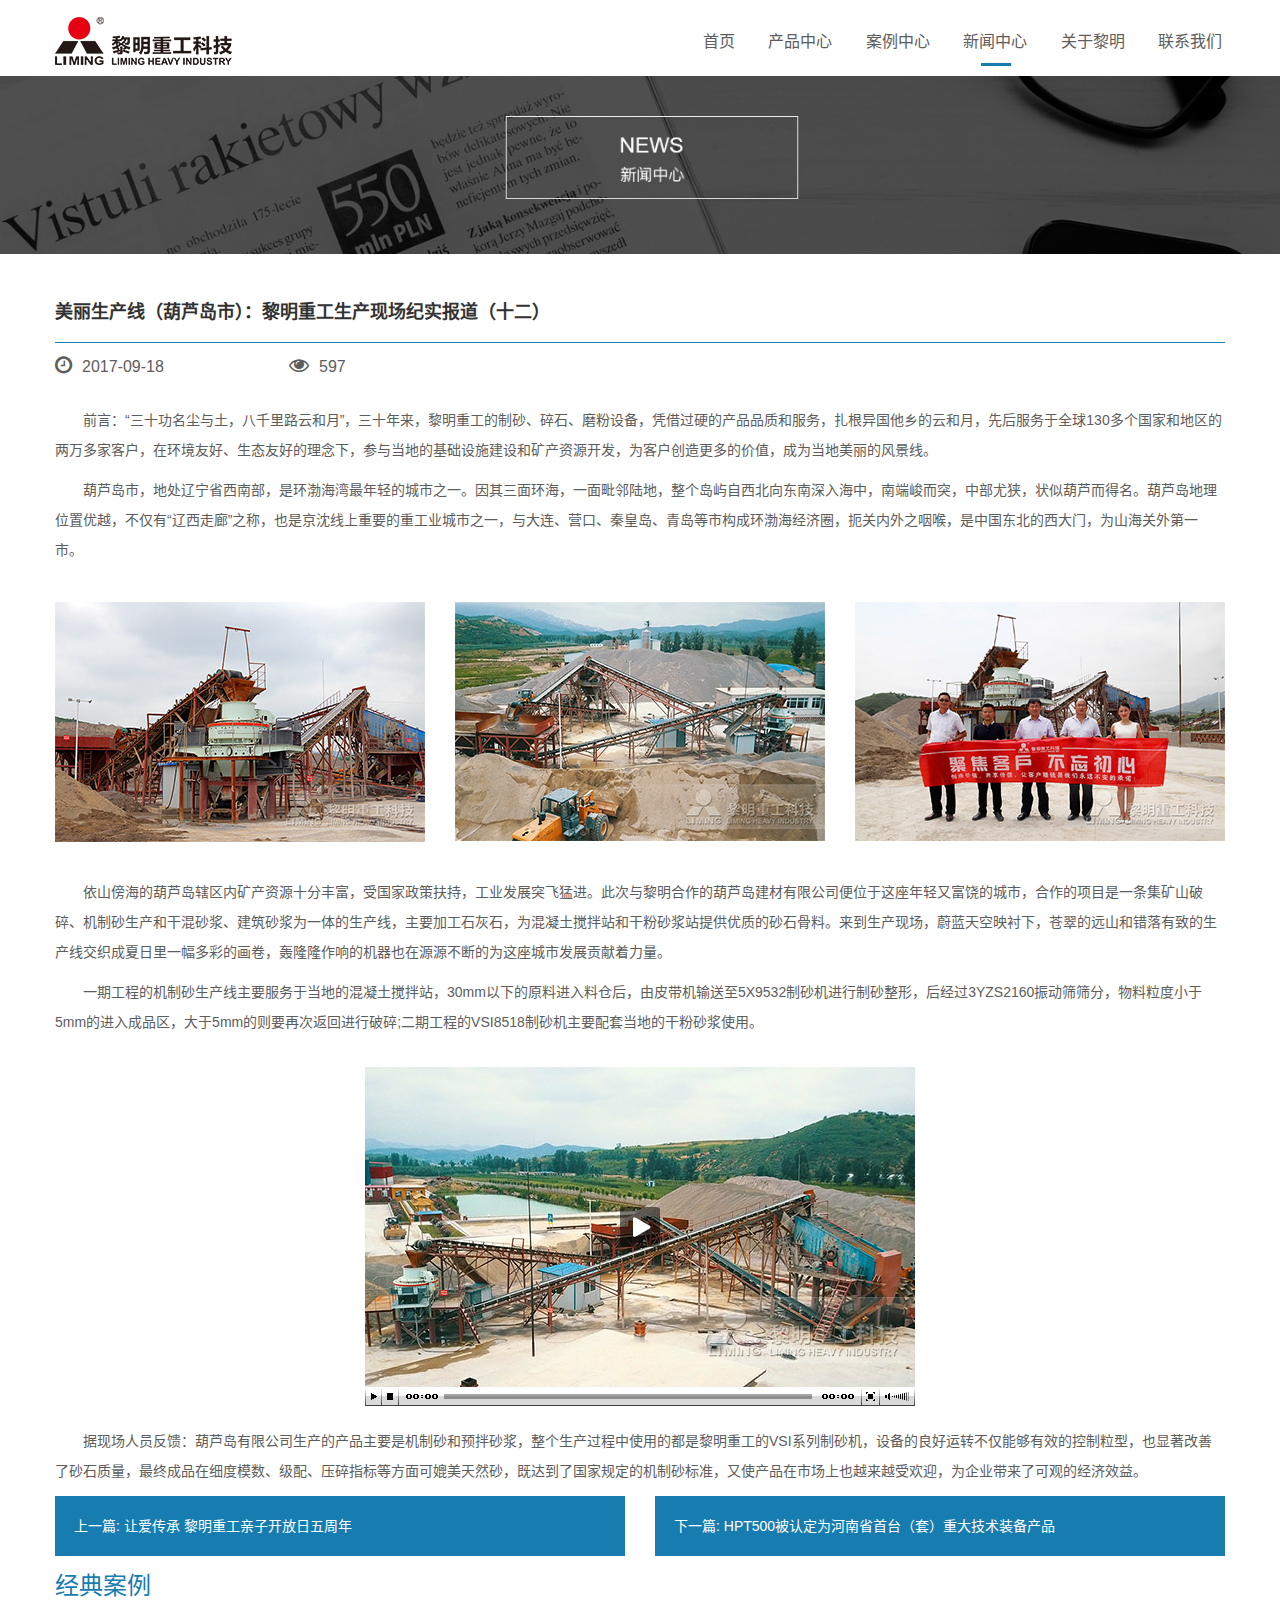
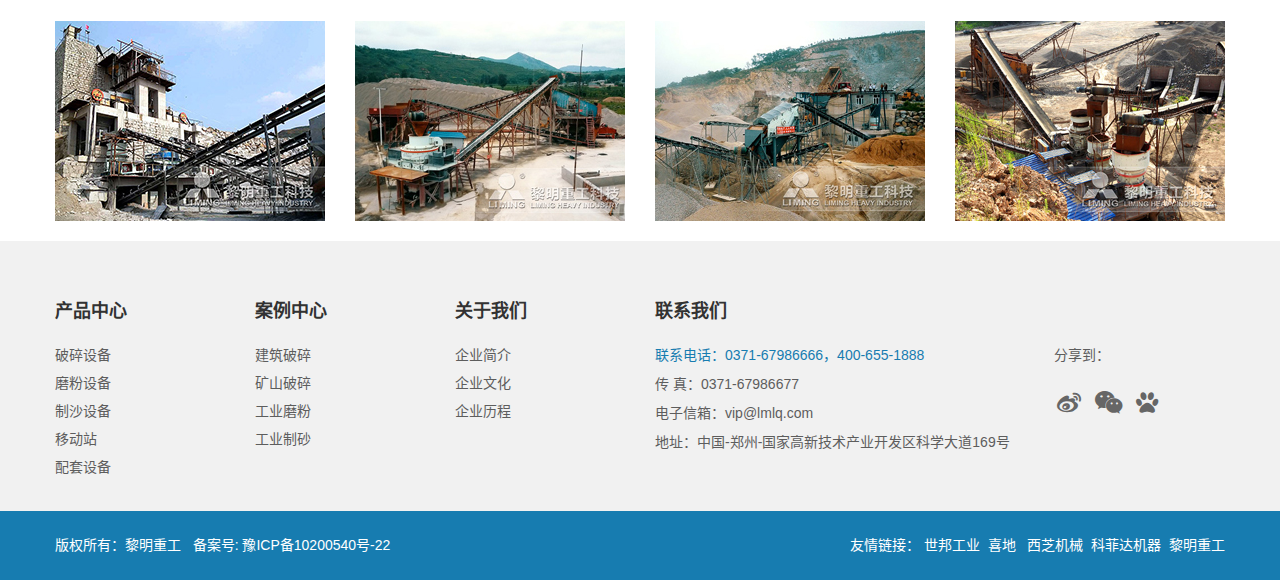
<file: news_article.html>
<!DOCTYPE html>
<html lang="zh-cn">

<head>
    <meta http-equiv="Content-Type" content="text/html; charset=utf-8" />
    <title>新闻中心内页</title>
    <meta name="keywords" content=" ">
    <meta name="description" content=" ">
    <meta name="viewport" content="width=device-width, initial-scale=1.0">
    <meta http-equiv="X-UA-Compatible" content="IE=edge">
    <meta name="renderer" content="webkit">
    <meta content="telephone=no" name="format-detection">
    <meta content="email=no" name="format-detection">
    <meta content="yes" name="apple-mobile-web-app-capable">
    <meta content="black" name="apple-mobile-web-app-status-bar-style">
    <link rel="shortcut icon" href="./favicon.ico" />
    <link rel="stylesheet" href="./css/pintuer.css">
    <link rel="stylesheet" href="./css/font.css">
    <link rel="stylesheet" href="./css/common.css">
    <link rel="stylesheet" href="./css/news.css">
    <!--[if lt IE 9]>
	<script src="/js/html5.min.js"></script>
	<![endif]-->
</head>

<body>
    <!-- header -->
    <header>
        <div class="container doc-naver">
            <div class="line">
                <div class="xs3 xm4 xb6 doc-logo">
                    <button class="button icon-navicon  float-right" data-target="#doc-header-pintuer">
                    </button>
                    <a href="/">
                        <img src="./img/logo.jpg">
                    </a>
                </div>
                <div class="xl12 xs9 xm8 xb6 doc-nav">
                    <ul class="nav nav-inline nav-navicon padding-small-top nav-menu" id="doc-header-pintuer">
                        <li class="act">
                            <a href="./" target="">首页</a>
                            <span class="bder"></span>
                        </li>
                        <li class="act">
                            <a href="./product.html" target="">产品中心</a>
                            <span class="bder"></span>
                        </li>

                        <li class="act">
                            <a href="./case.html" target="">案例中心</a>
                            <span class="bder"></span>
                        </li>
                        <li class="act active">
                            <a href="./news.html" target="">新闻中心</a>
                            <span class="bder"></span>
                        </li>
                        <li class="act">
                            <a href="./about_us.html" target="">关于黎明</a>
                            <span class="bder"></span>
                        </li>
                        <li class="act">
                            <a href="./contact_us.html" target="">联系我们</a>
                            <span class="bder"></span>
                        </li>
                    </ul>
                </div>
            </div>
        </div>
    </header>
    <!-- banner -->
    <div class="bner">
        <img class="res"   data-xl="./img/news/xl.jpg" data-xs="./img/news/xs.jpg"  data-xm="./img/news/news-banner.jpg"  data-xb="./img/news/news-banner.jpg" alt="">
    </div>
    <!-- content -->
    <div class="container news-detail">
        <h3>美丽生产线（葫芦岛市）：黎明重工生产现场纪实报道（十二）</h3>
        <p class="clock">
            <span class="icon-clock-o"></span>2017-09-18</p>
        <p class="eye">
            <span class="icon-eye"></span>597</p>
        <p class="content-detail"> 前言：“三十功名尘与土，八千里路云和月”，三十年来，黎明重工的制砂、碎石、磨粉设备，凭借过硬的产品品质和服务，扎根异国他乡的云和月，先后服务于全球130多个国家和地区的两万多家客户，在环境友好、生态友好的理念下，参与当地的基础设施建设和矿产资源开发，为客户创造更多的价值，成为当地美丽的风景线。</p>
        <p class="content-detail">葫芦岛市，地处辽宁省西南部，是环渤海湾最年轻的城市之一。因其三面环海，一面毗邻陆地，整个岛屿自西北向东南深入海中，南端峻而突，中部尤狭，状似葫芦而得名。葫芦岛地理位置优越，不仅有“辽西走廊”之称，也是京沈线上重要的重工业城市之一，与大连、营口、秦皇岛、青岛等市构成环渤海经济圈，扼关内外之咽喉，是中国东北的西大门，为山海关外第一市。</p>
        <ul class="list-unstyle line-big">
            <li class="xl12 xs4">
                <img class="img-res" src="./img/news/news-article-1.jpg" alt="">
            </li>
            <li class="xl12 xs4">
                <img class="img-res" src="./img/news/news-article-2.jpg" alt="">
            </li>
            <li class="xl12 xs4">
                <img class="img-res" src="./img/news/news-article-3.jpg" alt="">
            </li>
        </ul>
        <p class="content-detail">依山傍海的葫芦岛辖区内矿产资源十分丰富，受国家政策扶持，工业发展突飞猛进。此次与黎明合作的葫芦岛建材有限公司便位于这座年轻又富饶的城市，合作的项目是一条集矿山破碎、机制砂生产和干混砂浆、建筑砂浆为一体的生产线，主要加工石灰石，为混凝土搅拌站和干粉砂浆站提供优质的砂石骨料。来到生产现场，蔚蓝天空映衬下，苍翠的远山和错落有致的生产线交织成夏日里一幅多彩的画卷，轰隆隆作响的机器也在源源不断的为这座城市发展贡献着力量。</p>
        <p class="content-detail">一期工程的机制砂生产线主要服务于当地的混凝土搅拌站，30mm以下的原料进入料仓后，由皮带机输送至5X9532制砂机进行制砂整形，后经过3YZS2160振动筛筛分，物料粒度小于5mm的进入成品区，大于5mm的则要再次返回进行破碎;二期工程的VSI8518制砂机主要配套当地的干粉砂浆使用。</p>
        <img class="content-img img-responsive" src="./img/news/video.jpg" alt="">
        <!-- <video src="/i/movie.ogg" width="320" height="240" controls="controls"></video> -->
        <p class="content-detail">据现场人员反馈：葫芦岛有限公司生产的产品主要是机制砂和预拌砂浆，整个生产过程中使用的都是黎明重工的VSI系列制砂机，设备的良好运转不仅能够有效的控制粒型，也显著改善了砂石质量，最终成品在细度模数、级配、压碎指标等方面可媲美天然砂，既达到了国家规定的机制砂标准，又使产品在市场上也越来越受欢迎，为企业带来了可观的经济效益。</p>
        <div class="list-unstyle line-big next-art">
            <li class="last xl12 xm6">
                <p>
                    <a href="">上一篇: 让爱传承 黎明重工亲子开放日五周年</a>
                </p>
            </li>
            <li class="next xl12 xm6">
                <p>
                    <a href="">下一篇: HPT500被认定为河南省首台（套）重大技术装备产品</a>
                </p>
            </li>
        </div>
    </div>
    <div class="container anli">
        <h2>经典案例</h2>
        <ul class="list-unstyle line-big">
            <li class="xl12 xs6 xm3">
                <a href="">
                    <img src="./img/news/news-article-5.jpg" alt="" class="img-res">
                </a>
                <p>吉林天岗花岗岩碎石生产线</p>
            </li>
            <li class="xl12 xs6 xm3">
                <a href="">
                    <img src="./img/news/news-article-6.jpg" alt="" class="img-res">
                </a>
                <p>吉林天岗花岗岩碎石生产线</p>
            </li>
            <li class="xl12 xs6 xm3">
                <a href="">
                    <img src="./img/news/news-article-7.jpg" alt="" class="img-res">
                </a>
                <p>吉林天岗花岗岩碎石生产线</p>
            </li>
            <li class="xl12 xs6 xm3">
                <a href="">
                    <img src="./img/news/news-article-8.jpg" alt="" class="img-res">
                </a>
                <p>吉林天岗花岗岩碎石生产线</p>
            </li>
        </ul>
    </div>
    <!-- content -->

    <!-- footer -->
    <footer>
        <div class="container">
            <div class="line-big foot-line">
                <div class="xl4 xm2 foot-a">
                    <h3>产品中心</h3>
                    <ul class="list-unstyle">
                        <li>
                            <a href="">破碎设备</a>
                        </li>
                        <li>
                            <a href="">磨粉设备</a>
                        </li>
                        <li>
                            <a href="">制沙设备</a>
                        </li>
                        <li>
                            <a href="">移动站</a>
                        </li>
                        <li>
                            <a href="">配套设备</a>
                        </li>
                    </ul>
                </div>
                <div class="xl4 xm2 foot-b">
                    <h3>案例中心</h3>
                    <ul class="list-unstyle">
                        <li>
                            <a href="">建筑破碎</a>
                        </li>
                        <li>
                            <a href="">矿山破碎</a>
                        </li>
                        <li>
                            <a href="">工业磨粉</a>
                        </li>
                        <li>
                            <a href="">工业制砂</a>
                        </li>
                    </ul>
                </div>
                <div class="xl4 xm2 foot-c">
                    <h3>关于我们</h3>
                    <ul class="list-unstyle">
                        <li>
                            <a href="">企业简介</a>
                        </li>
                        <li>
                            <a href="">企业文化</a>
                        </li>
                        <li>
                            <a href="">企业历程</a>
                        </li>

                    </ul>
                </div>
                <div class="xl12 xm6 foot-d">
                    <h3>联系我们</h3>
                    <ul class="list-unstyle contact-us-l">
                        <p>
                            <span>联系电话：0371-67986666，400-655-1888</span>
                            <br> 传 真：0371-67986677
                            <br> 电子信箱：vip@lmlq.com
                            <br> 地址：中国-郑州-国家高新技术产业开发区科学大道169号
                            <br>
                        </p>
                    </ul>
                    <ul class="list-unstyle share contact-us-r">
                        <div class="">
                            <p>分享到：</p>
                            <!-- JiaThis Button BEGIN -->
                            <div class="jiathis">
                                <a class="jiathis_button_tsina">
                                    <i class="icon icon-weibo" aria-hidden="true"></i>
                                </a>
                                <a class="jiathis_button_weixin">
                                    <i class="icon icon-weixin" aria-hidden="true"></i>
                                </a>
                                <a class="">
                                    <i class="icon icon-paw" aria-hidden="true"></i>
                                </a>
                            </div>
                            <script type="text/javascript">
                                var jiathis_config = {
                                    summary: "",
                                    shortUrl: false,
                                    hideMore: true
                                }
                            </script>
                            <script type="text/javascript" src="http://v3.jiathis.com/code/jia.js" charset="utf-8"></script>
                            <!-- JiaThis Button END -->

                        </div>
                        <div class="clearfix"></div>
                    </ul>
                </div>
            </div>
            <div class="clearfix show-l"></div>
        </div>
    </footer>
    <div class="copyright">
        <div class="container copyright-a">
            <p class="banquan">版权所有：黎明重工&nbsp;&nbsp; 备案号:
                <a href="http://www.miitbeian.gov.cn/publish/query/indexFirst.action" target="_blank">
                    豫ICP备10200540号-22</a>
            </p>
            <p class="lianjie">友情链接：
                <a href="">世邦工业</a>&nbsp;
                <a href="">喜地 </a>&nbsp;
                <a href="">西芝机械</a>&nbsp;
                <a href="">科菲达机器</a>&nbsp;
                <a href="">黎明重工</a>
            </p>
        </div>
    </div>
    <div class="stickey-footer">
        <div class="main-menu ">
            <div class="aa">
                <a href="">
                    <span class="icon-home"></span>
                    <br>首页</a>
            </div>
            <div class="aa">
                <a href="#">
                    <span class="icon-th "></span>
                    <br>产品中心</a>
            </div>
            <div class="aa">
                <a href="#">
                    <span class="icon-plus-circle"></span>
                    <br>案例中心</a>
            </div>
            
            <div class="aa">
                <a href="#">
                    <span class="icon-envelope"></span>
                    <br>联系我们</a>
            </div>
        </div>
    </div>
    <!-- footer -->





    <script src="./js/jquery.js"></script>
    <script src="./js/pintuer.js"></script>
    <!--[if lt IE 9]>
	<script src="/js/respond.js"></script>
    <![endif]-->
    <!-- 以下开始本页面业务逻辑 -->
    <script>
        $(document).ready(function () {
            $(".nav .act").mouseenter(function () {
                $(this).addClass("active").siblings().removeClass("active")
            });
        });
    </script>

</body>

</html>
</file>
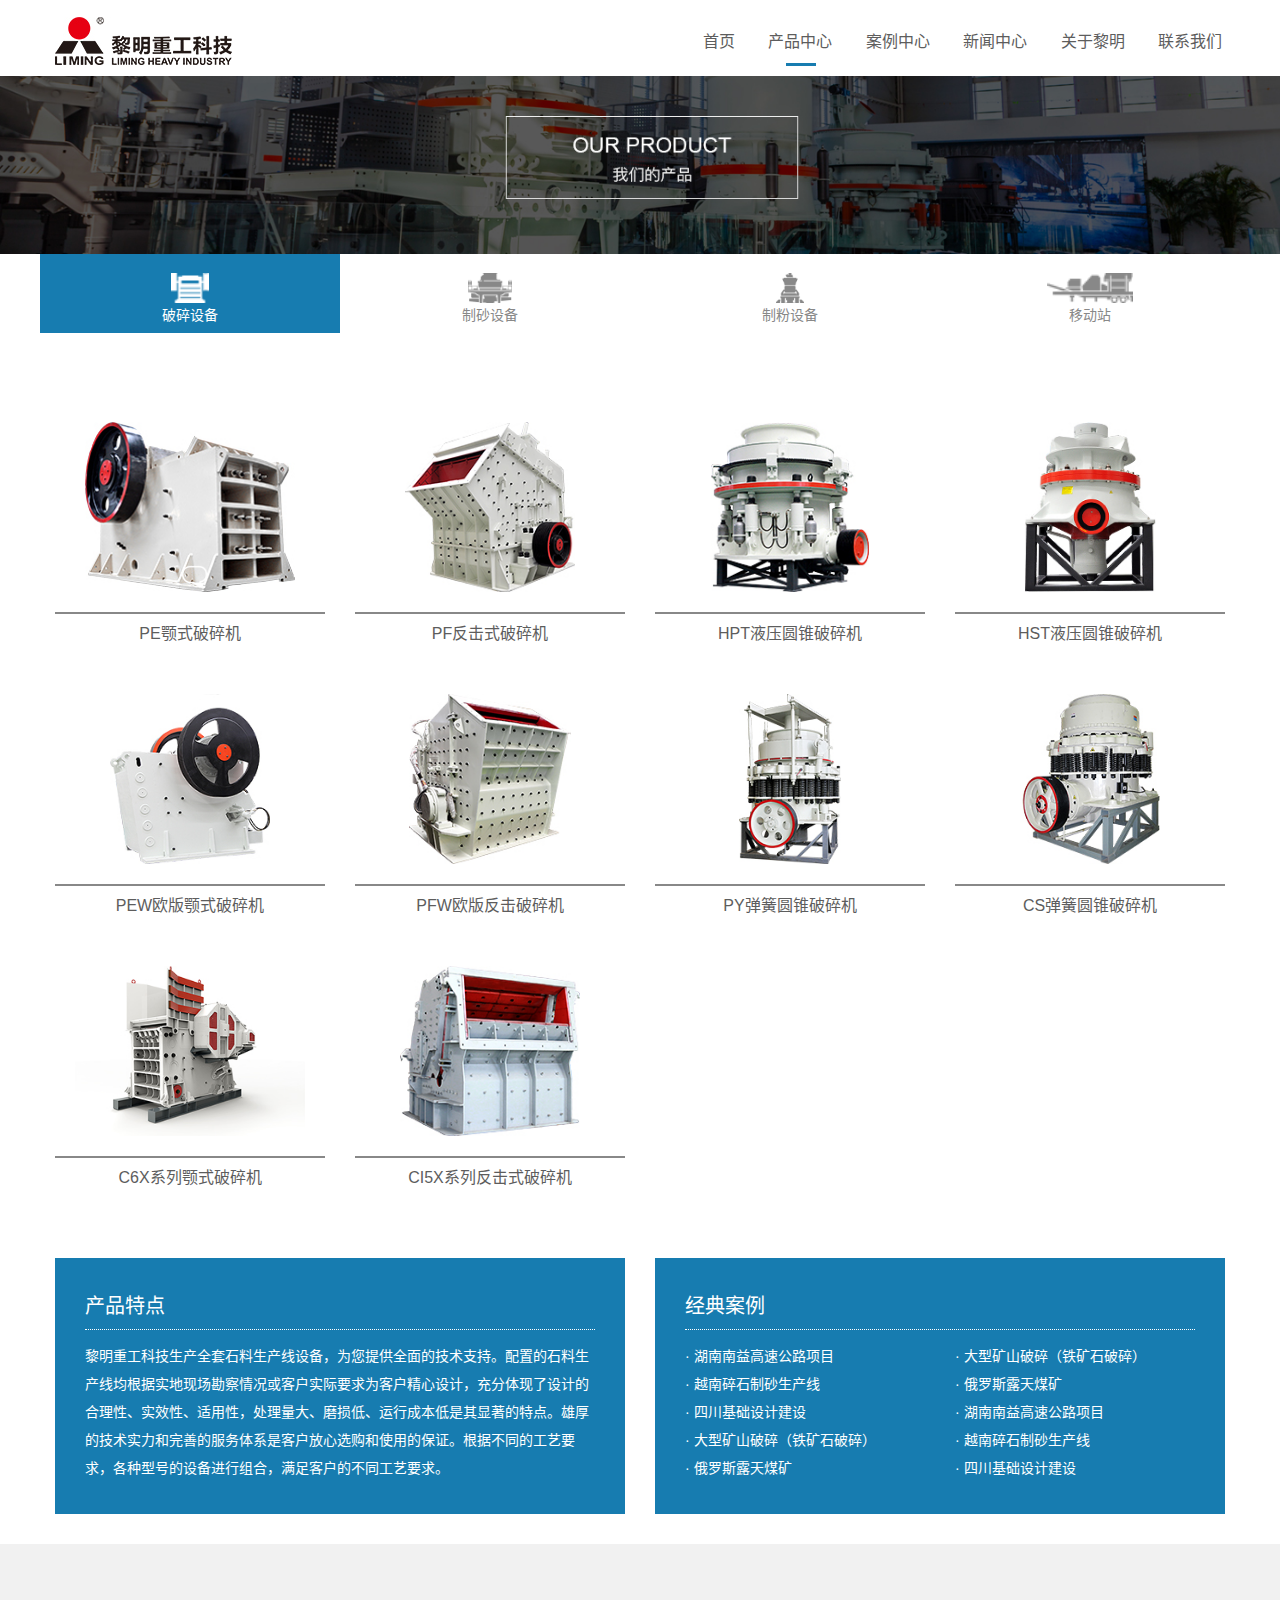
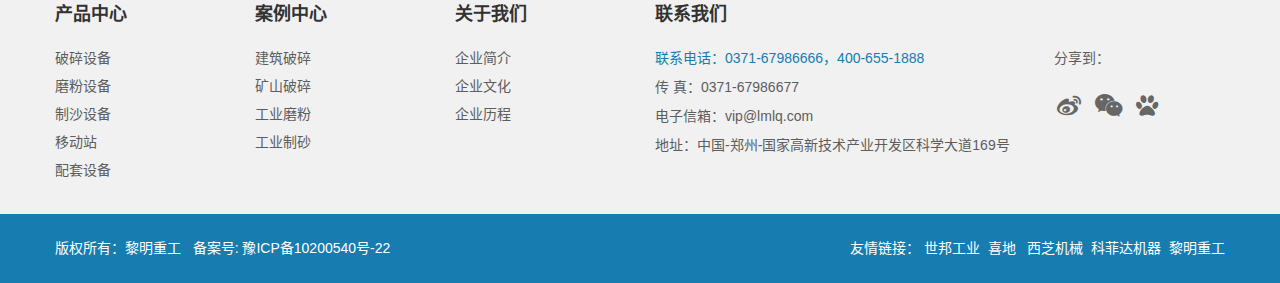
<file: product.html>
<!DOCTYPE html>
<html lang="zh-cn">

<head>
    <meta http-equiv="Content-Type" content="text/html; charset=utf-8" />
    <title>产品中心</title>
    <meta name="keywords" content=" ">
    <meta name="description" content=" ">
    <meta name="viewport" content="width=device-width, initial-scale=1.0">
    <meta http-equiv="X-UA-Compatible" content="IE=edge">
    <meta name="renderer" content="webkit">
    <meta content="telephone=no" name="format-detection">
    <meta content="email=no" name="format-detection">
    <meta content="yes" name="apple-mobile-web-app-capable">
    <meta content="black" name="apple-mobile-web-app-status-bar-style">
    <link rel="shortcut icon" href="./favicon.ico" />
    <link rel="stylesheet" href="./css/pintuer.css">
    <link rel="stylesheet" href="./css/font.css">
    <link rel="stylesheet" href="./css/common.css">
    <link rel="stylesheet" href="./css/product.css">
    <!--[if lt IE 9]>
	<script src="/js/html5.min.js"></script>
	<![endif]-->
</head>

<body>
    <!-- header -->
    <header>
        <div class="container doc-naver">
            <div class="line">
                <div class="xs3 xm4 xb6 doc-logo">
                    <button class="button icon-navicon  float-right" data-target="#doc-header-pintuer">
                    </button>
                    <a href="/">
                        <img src="./img/logo.jpg">
                    </a>
                </div>
                <div class="xl12 xs9 xm8 xb6 doc-nav">
                    <ul class="nav nav-inline nav-navicon padding-small-top nav-menu" id="doc-header-pintuer">
                        <li class="act">
                            <a href="./" target="">首页</a>
                            <span class="bder"></span>
                        </li>
                        <li class="act active">
                            <a href="./product.html" target="">产品中心</a>
                            <span class="bder"></span>
                        </li>

                        <li class="act">
                            <a href="./case.html" target="">案例中心</a>
                            <span class="bder"></span>
                        </li>
                        <li class="act">
                            <a href="./news.html" target="">新闻中心</a>
                            <span class="bder"></span>
                        </li>
                        <li class="act">
                            <a href="./about_us.html" target="">关于黎明</a>
                            <span class="bder"></span>
                        </li>
                        <li class="act">
                            <a href="./contact_us.html" target="">联系我们</a>
                            <span class="bder"></span>
                        </li>
                    </ul>
                </div>
            </div>
        </div>
    </header>
    <!-- banner -->
    <div class="bner">
        <img class="res"   data-xl="./img/product/xl.jpg" data-xs="./img/product/xs.jpg"  data-xm="./img/product/product_banner.jpg"  data-xb="./img/product/product_banner.jpg" alt="">
    </div>
    <!-- content -->
    <section class="cpin">
        <div class="tab">
            <div class="container">
                <div class="tab-head">
                    <div class="line-big shebei tab-nav">
                        <li class="active xl3 shebei-a">
                            <a href="#tab-start2">
                                <img src="./img/product/posui-1.png" class="img-responsive posui-1" alt="破碎设备">
                                <img src="./img/product/posui-2.png" class="img-responsive posui-2" alt="破碎设备">
                                <p>破碎设备</p>
                            </a>
                        </li>
                        <li class="xl3 shebei-b">
                            <a href="#tab-start3">
                                <img src="./img/product/zhisha-1.png" class="img-responsive zhisha-1" alt="制砂设备">
                                <img src="./img/product/zhisha-2.png" class="img-responsive zhisha-2" alt="制砂设备">
                                <p>制砂设备</p>
                            </a>
                        </li>
                        <li class="xl3 shebei-c">
                            <a href="#tab-start4">
                                <img src="./img/product/zhifen-1.png" class="img-responsive zhifen-1" alt="制粉设备">
                                <img src="./img/product/zhifen-2.png" class="img-responsive zhifen-2" alt="制粉设备">
                                <p>制粉设备</p>
                            </a>
                        </li>
                        <li class="xl3 shebei-d">
                            <a href="#tab-start5">
                                <img src="./img/product/yidongzhan-1.png" class="img-responsive yidongzhan-1" alt="移动站">
                                <img src="./img/product/yidongzhan-2.png" class="img-responsive yidongzhan-2" alt="移动站">
                                <p>移动站</p>
                            </a>
                        </li>
                    </div>
                </div>
            </div>
            <div class="tab-body tab-body-bordered">
                <div class="tab-panel active" id="tab-start2">
                    <div class="container">
                        <ul class="list-unstyle line-big posui-product">
                            <li class="xl6 xs4 xb3">
                                <a href="./product_article.html" class="chanpin">
                                    <img src="./img/product/pe.jpg" class="img-responsive" alt="PE颚式破碎机">
                                    <a class="beijing" href="">
                                        <span class="icon-comment-o"></span>
                                        <br>在线询价</a>
                                    <a href="">
                                        <p>PE颚式破碎机</p>
                                    </a>
                                </a>
                            </li>
                            <li class="xl6 xs4 xb3">
                                <a href="" class="chanpin">
                                    <img src="./img/product/pf.jpg" class="img-responsive" alt="PF反击式破碎机">
                                    <a class="beijing" href="">
                                        <span class="icon-comment-o"></span>
                                        <br>在线询价</a>
                                    <a href="">
                                        <p>PF反击式破碎机</p>
                                    </a>
                                </a>
                            </li>
                            <li class="xl6 xs4 xb3">
                                <a href="./product_article.html" class="chanpin">
                                    <img src="./img/product/hpt.jpg" class="img-responsive" alt="HPT液压圆锥破碎机">
                                    <a class="beijing" href="">
                                        <span class="icon-comment-o"></span>
                                        <br>在线询价</a>
                                    <a href="">
                                        <p>HPT液压圆锥破碎机</p>
                                    </a>
                                </a>
                            </li>
                            <li class="xl6 xs4 xb3">
                                <a href="" class="chanpin">
                                    <img src="./img/product/hst.jpg" class="img-responsive" alt="HST液压圆锥破碎机">
                                    <a class="beijing" href="">
                                        <span class="icon-comment-o"></span>
                                        <br>在线询价</a>
                                    <a href="">
                                        <p>HST液压圆锥破碎机</p>
                                    </a>
                                </a>
                            </li>
                            <li class="xl6 xs4 xb3">
                                <a href="" class="chanpin">
                                    <img src="./img/product/pew.jpg" class="img-responsive" alt="PEW欧版颚式破碎机">
                                    <a class="beijing" href="">
                                        <span class="icon-comment-o"></span>
                                        <br>在线询价</a>
                                    <a href="">
                                        <p>PEW欧版颚式破碎机</p>
                                    </a>
                                </a>
                            </li>
                            <li class="xl6 xs4 xb3">
                                <a href="" class="chanpin">
                                    <img src="./img/product/pfw.jpg" class="img-responsive" alt="PFW欧版反击破碎机">
                                    <a class="beijing" href="">
                                        <span class="icon-comment-o"></span>
                                        <br>在线询价</a>
                                    <a href="">
                                        <p>PFW欧版反击破碎机</p>
                                    </a>
                                </a>
                            </li>
                            <li class="xl6 xs4 xb3">
                                <a href="" class="chanpin">
                                    <img src="./img/product/py.jpg" class="img-responsive" alt="PY弹簧圆锥破碎机">
                                    <a class="beijing" href="">
                                        <span class="icon-comment-o"></span>
                                        <br>在线询价</a>
                                    <a href="">
                                        <p>PY弹簧圆锥破碎机</p>
                                    </a>
                                </a>
                            </li>
                            <li class="xl6 xs4 xb3">
                                <a href="" class="chanpin">
                                    <img src="./img/product/cs.jpg" class="img-responsive" alt="CS弹簧圆锥破碎机">
                                    <a class="beijing" href="">
                                        <span class="icon-comment-o"></span>
                                        <br>在线询价</a>
                                    <a href="">
                                        <p>CS弹簧圆锥破碎机</p>
                                    </a>
                                </a>
                            </li>
                            <li class="xl6 xs4 xb3">
                                <a href="" class="chanpin">
                                    <img src="./img/product/c6x.jpg" class="img-responsive" alt="C6X系列颚式破碎机">
                                    <a class="beijing" href="">
                                        <span class="icon-comment-o"></span>
                                        <br>在线询价</a>
                                    <a href="">
                                        <p>C6X系列颚式破碎机</p>
                                    </a>
                                </a>
                            </li>
                            <li class="xl6 xs4 xb3">
                                <a href="" class="chanpin">
                                    <img src="./img/product/ci5x.jpg" class="img-responsive" alt="CI5X系列反击式破碎机">
                                    <a class="beijing" href="">
                                        <span class="icon-comment-o"></span>
                                        <br>在线询价</a>
                                    <a href="">
                                        <p>CI5X系列反击式破碎机</p>
                                    </a>
                                </a>
                            </li>
                        </ul>
                    </div>
                    <div class="container">
                        <div class="line-big">
                            <div class="xm6">
                                <div class="product-feature">
                                    <h4>产品特点</h4>
                                    <p>黎明重工科技生产全套石料生产线设备，为您提供全面的技术支持。配置的石料生产线均根据实地现场勘察情况或客户实际要求为客户精心设计，充分体现了设计的合理性、实效性、适用性，处理量大、磨损低、运行成本低是其显著的特点。雄厚的技术实力和完善的服务体系是客户放心选购和使用的保证。根据不同的工艺要求，各种型号的设备进行组合，满足客户的不同工艺要求。</p>
                                </div>
                            </div>
                            <div class="xm6">
                                <div class="classic-case">
                                    <h4>经典案例</h4>
                                    <ul class="line-big list-unstyle">
                                        <li class="xs6">
                                            <a href=""> · 湖南南益高速公路项目</a>
                                        </li>
                                        <li class="xs6">
                                            <a href=""> · 大型矿山破碎（铁矿石破碎）</a>
                                        </li>
                                        <li class="xs6">
                                            <a href=""> · 越南碎石制砂生产线</a>
                                        </li>
                                        <li class="xs6">
                                            <a href=""> · 俄罗斯露天煤矿</a>
                                        </li>
                                        <li class="xs6">
                                            <a href=""> · 四川基础设计建设</a>
                                        </li>
                                        <li class="xs6">
                                            <a href=""> · 湖南南益高速公路项目</a>
                                        </li>
                                        <li class="xs6">
                                            <a href=""> · 大型矿山破碎（铁矿石破碎）</a>
                                        </li>
                                        <li class="xs6">
                                            <a href=""> · 越南碎石制砂生产线</a>
                                        </li>
                                        <li class="xs6">
                                            <a href=""> · 俄罗斯露天煤矿</a>
                                        </li>
                                        <li class="xs6">
                                            <a href=""> · 四川基础设计建设</a>
                                        </li>
                                    </ul>
                                </div>
                            </div>
                        </div>
                    </div>
                </div>
                <div class="tab-panel" id="tab-start3">
                    <div class="container">
                        <ul class="list-unstyle line-big posui-product">
                            <li class="xl6 xs4 xb3">
                                <a href="" class="chanpin">
                                    <img src="./img/product/pew.jpg" class="img-responsive" alt="PEW欧版颚式破碎机">
                                    <a class="beijing" href="">
                                        <span class="icon-comment-o"></span>
                                        <br>在线询价</a>
                                    <a href="">
                                        <p>PEW欧版颚式破碎机</p>
                                    </a>
                                </a>
                            </li>
                            <li class="xl6 xs4 xb3">
                                <a href="" class="chanpin">
                                    <img src="./img/product/pfw.jpg" class="img-responsive" alt="PFW欧版反击破碎机">
                                    <a class="beijing" href="">
                                        <span class="icon-comment-o"></span>
                                        <br>在线询价</a>
                                    <a href="">
                                        <p>PFW欧版反击破碎机</p>
                                    </a>
                                </a>
                            </li>
                            <li class="xl6 xs4 xb3">
                                <a href="" class="chanpin">
                                    <img src="./img/product/py.jpg" class="img-responsive" alt="PY弹簧圆锥破碎机">
                                    <a class="beijing" href="">
                                        <span class="icon-comment-o"></span>
                                        <br>在线询价</a>
                                    <a href="">
                                        <p>PY弹簧圆锥破碎机</p>
                                    </a>
                                </a>
                            </li>
                            <li class="xl6 xs4 xb3">
                                <a href="" class="chanpin">
                                    <img src="./img/product/cs.jpg" class="img-responsive" alt="CS弹簧圆锥破碎机">
                                    <a class="beijing" href="">
                                        <span class="icon-comment-o"></span>
                                        <br>在线询价</a>
                                    <a href="">
                                        <p>CS弹簧圆锥破碎机</p>
                                    </a>
                                </a>
                            </li>
                            <li class="xl6 xs4 xb3">
                                <a href="" class="chanpin">
                                    <img src="./img/product/c6x.jpg" class="img-responsive" alt="C6X系列颚式破碎机">
                                    <a class="beijing" href="">
                                        <span class="icon-comment-o"></span>
                                        <br>在线询价</a>
                                    <a href="">
                                        <p>C6X系列颚式破碎机</p>
                                    </a>
                                </a>
                            </li>
                            <li class="xl6 xs4 xb3">
                                <a href="" class="chanpin">
                                    <img src="./img/product/ci5x.jpg" class="img-responsive" alt="CI5X系列反击式破碎机">
                                    <a class="beijing" href="">
                                        <span class="icon-comment-o"></span>
                                        <br>在线询价</a>
                                    <a href="">
                                        <p>CI5X系列反击式破碎机</p>
                                    </a>
                                </a>
                            </li>
                        </ul>
                    </div>
                    <div class="container">
                        <div class="line-big">
                            <div class="xm6">
                                <div class="product-feature">
                                    <h4>产品特点</h4>
                                    <p>黎明重工科技生产全套石料生产线设备，为您提供全面的技术支持。配置的石料生产线均根据实地现场勘察情况或客户实际要求为客户精心设计，充分体现了设计的合理性、实效性、适用性，处理量大、磨损低、运行成本低是其显著的特点。雄厚的技术实力和完善的服务体系是客户放心选购和使用的保证。根据不同的工艺要求，各种型号的设备进行组合，满足客户的不同工艺要求。</p>
                                </div>
                            </div>
                            <div class="xm6">
                                <div class="classic-case">
                                    <h4>经典案例</h4>
                                    <ul class="line-big list-unstyle">
                                        <li class="xs6">
                                            <a href=""> · 湖南南益高速公路项目</a>
                                        </li>
                                        <li class="xs6">
                                            <a href=""> · 大型矿山破碎（铁矿石破碎）</a>
                                        </li>
                                        <li class="xs6">
                                            <a href=""> · 越南碎石制砂生产线</a>
                                        </li>
                                        <li class="xs6">
                                            <a href=""> · 俄罗斯露天煤矿</a>
                                        </li>
                                        <li class="xs6">
                                            <a href=""> · 四川基础设计建设</a>
                                        </li>
                                        <li class="xs6">
                                            <a href=""> · 湖南南益高速公路项目</a>
                                        </li>
                                        <li class="xs6">
                                            <a href=""> · 大型矿山破碎（铁矿石破碎）</a>
                                        </li>
                                        <li class="xs6">
                                            <a href=""> · 越南碎石制砂生产线</a>
                                        </li>
                                        <li class="xs6">
                                            <a href=""> · 俄罗斯露天煤矿</a>
                                        </li>
                                        <li class="xs6">
                                            <a href=""> · 四川基础设计建设</a>
                                        </li>
                                    </ul>
                                </div>
                            </div>
                        </div>
                    </div>
                </div>
                <div class="tab-panel" id="tab-start4">
                    <div class="container">
                        <ul class="list-unstyle line-big posui-product">
                            <li class="xl6 xs4 xb3">
                                <a href="" class="chanpin">
                                    <img src="./img/product/py.jpg" class="img-responsive" alt="PY弹簧圆锥破碎机">
                                    <a class="beijing" href="">
                                        <span class="icon-comment-o"></span>
                                        <br>在线询价</a>
                                    <a href="">
                                        <p>PY弹簧圆锥破碎机</p>
                                    </a>
                                </a>
                            </li>
                            <li class="xl6 xs4 xb3">
                                <a href="" class="chanpin">
                                    <img src="./img/product/cs.jpg" class="img-responsive" alt="CS弹簧圆锥破碎机">
                                    <a class="beijing" href="">
                                        <span class="icon-comment-o"></span>
                                        <br>在线询价</a>
                                    <a href="">
                                        <p>CS弹簧圆锥破碎机</p>
                                    </a>
                                </a>
                            </li>
                            <li class="xl6 xs4 xb3">
                                <a href="" class="chanpin">
                                    <img src="./img/product/c6x.jpg" class="img-responsive" alt="C6X系列颚式破碎机">
                                    <a class="beijing" href="">
                                        <span class="icon-comment-o"></span>
                                        <br>在线询价</a>
                                    <a href="">
                                        <p>C6X系列颚式破碎机</p>
                                    </a>
                                </a>
                            </li>
                            <li class="xl6 xs4 xb3">
                                <a href="" class="chanpin">
                                    <img src="./img/product/ci5x.jpg" class="img-responsive" alt="CI5X系列反击式破碎机">
                                    <a class="beijing" href="">
                                        <span class="icon-comment-o"></span>
                                        <br>在线询价</a>
                                    <a href="">
                                        <p>CI5X系列反击式破碎机</p>
                                    </a>
                                </a>
                            </li>
                        </ul>
                    </div>
                    <div class="container">
                        <div class="line-big">
                            <div class="xm6">
                                <div class="product-feature">
                                    <h4>产品特点</h4>
                                    <p>黎明重工科技生产全套石料生产线设备，为您提供全面的技术支持。配置的石料生产线均根据实地现场勘察情况或客户实际要求为客户精心设计，充分体现了设计的合理性、实效性、适用性，处理量大、磨损低、运行成本低是其显著的特点。雄厚的技术实力和完善的服务体系是客户放心选购和使用的保证。根据不同的工艺要求，各种型号的设备进行组合，满足客户的不同工艺要求。</p>
                                </div>
                            </div>
                            <div class="xm6">
                                <div class="classic-case">
                                    <h4>经典案例</h4>
                                    <ul class="line-big list-unstyle">
                                        <li class="xs6">
                                            <a href=""> · 湖南南益高速公路项目</a>
                                        </li>
                                        <li class="xs6">
                                            <a href=""> · 大型矿山破碎（铁矿石破碎）</a>
                                        </li>
                                        <li class="xs6">
                                            <a href=""> · 越南碎石制砂生产线</a>
                                        </li>
                                        <li class="xs6">
                                            <a href=""> · 俄罗斯露天煤矿</a>
                                        </li>
                                        <li class="xs6">
                                            <a href=""> · 四川基础设计建设</a>
                                        </li>
                                        <li class="xs6">
                                            <a href=""> · 湖南南益高速公路项目</a>
                                        </li>
                                        <li class="xs6">
                                            <a href=""> · 大型矿山破碎（铁矿石破碎）</a>
                                        </li>
                                        <li class="xs6">
                                            <a href=""> · 越南碎石制砂生产线</a>
                                        </li>
                                        <li class="xs6">
                                            <a href=""> · 俄罗斯露天煤矿</a>
                                        </li>
                                        <li class="xs6">
                                            <a href=""> · 四川基础设计建设</a>
                                        </li>
                                    </ul>
                                </div>
                            </div>
                        </div>
                    </div>
                </div>
                <div class="tab-panel" id="tab-start5">
                    <div class="container">
                        <ul class="list-unstyle line-big posui-product">
                            <li class="xl6 xs4 xb3">
                                <a href="" class="chanpin">
                                    <img src="./img/product/c6x.jpg" class="img-responsive" alt="C6X系列颚式破碎机">
                                    <a class="beijing" href="">
                                        <span class="icon-comment-o"></span>
                                        <br>在线询价</a>
                                    <a href="">
                                        <p>C6X系列颚式破碎机</p>
                                    </a>
                                </a>
                            </li>
                            <li class="xl6 xs4 xb3">
                                <a href="" class="chanpin">
                                    <img src="./img/product/ci5x.jpg" class="img-responsive" alt="CI5X系列反击式破碎机">
                                    <a class="beijing" href="">
                                        <span class="icon-comment-o"></span>
                                        <br>在线询价</a>
                                    <a href="">
                                        <p>CI5X系列反击式破碎机</p>
                                    </a>
                                </a>
                            </li>
                        </ul>
                    </div>
                    <div class="container">
                        <div class="line-big">
                            <div class="xm6">
                                <div class="product-feature">
                                    <h4>产品特点</h4>
                                    <p>黎明重工科技生产全套石料生产线设备，为您提供全面的技术支持。配置的石料生产线均根据实地现场勘察情况或客户实际要求为客户精心设计，充分体现了设计的合理性、实效性、适用性，处理量大、磨损低、运行成本低是其显著的特点。雄厚的技术实力和完善的服务体系是客户放心选购和使用的保证。根据不同的工艺要求，各种型号的设备进行组合，满足客户的不同工艺要求。</p>
                                </div>
                            </div>
                            <div class="xm6">
                                <div class="classic-case">
                                    <h4>经典案例</h4>
                                    <ul class="line-big list-unstyle">
                                        <li class="xs6">
                                            <a href=""> · 湖南南益高速公路项目</a>
                                        </li>
                                        <li class="xs6">
                                            <a href=""> · 大型矿山破碎（铁矿石破碎）</a>
                                        </li>
                                        <li class="xs6">
                                            <a href=""> · 越南碎石制砂生产线</a>
                                        </li>
                                        <li class="xs6">
                                            <a href=""> · 俄罗斯露天煤矿</a>
                                        </li>
                                        <li class="xs6">
                                            <a href=""> · 四川基础设计建设</a>
                                        </li>
                                        <li class="xs6">
                                            <a href=""> · 湖南南益高速公路项目</a>
                                        </li>
                                        <li class="xs6">
                                            <a href=""> · 大型矿山破碎（铁矿石破碎）</a>
                                        </li>
                                        <li class="xs6">
                                            <a href=""> · 越南碎石制砂生产线</a>
                                        </li>
                                        <li class="xs6">
                                            <a href=""> · 俄罗斯露天煤矿</a>
                                        </li>
                                        <li class="xs6">
                                            <a href=""> · 四川基础设计建设</a>
                                        </li>
                                    </ul>
                                </div>
                            </div>
                        </div>
                    </div>
                </div>
            </div>
        </div>
    </section>
    <!-- content -->

    <!-- footer -->
    <footer>
        <div class="container">
            <div class="line-big foot-line">
                <div class="xl4 xm2 foot-a">
                    <h3>产品中心</h3>
                    <ul class="list-unstyle">
                        <li>
                            <a href="">破碎设备</a>
                        </li>
                        <li>
                            <a href="">磨粉设备</a>
                        </li>
                        <li>
                            <a href="">制沙设备</a>
                        </li>
                        <li>
                            <a href="">移动站</a>
                        </li>
                        <li>
                            <a href="">配套设备</a>
                        </li>
                    </ul>
                </div>
                <div class="xl4 xm2 foot-b">
                    <h3>案例中心</h3>
                    <ul class="list-unstyle">
                        <li>
                            <a href="">建筑破碎</a>
                        </li>
                        <li>
                            <a href="">矿山破碎</a>
                        </li>
                        <li>
                            <a href="">工业磨粉</a>
                        </li>
                        <li>
                            <a href="">工业制砂</a>
                        </li>
                    </ul>
                </div>
                <div class="xl4 xm2 foot-c">
                    <h3>关于我们</h3>
                    <ul class="list-unstyle">
                        <li>
                            <a href="">企业简介</a>
                        </li>
                        <li>
                            <a href="">企业文化</a>
                        </li>
                        <li>
                            <a href="">企业历程</a>
                        </li>

                    </ul>
                </div>
                <div class="xl12 xm6 foot-d">
                    <h3>联系我们</h3>
                    <ul class="list-unstyle contact-us-l">
                        <p>
                            <span>联系电话：0371-67986666，400-655-1888</span>
                            <br> 传 真：0371-67986677
                            <br> 电子信箱：vip@lmlq.com
                            <br> 地址：中国-郑州-国家高新技术产业开发区科学大道169号
                            <br>
                        </p>
                    </ul>
                    <ul class="list-unstyle share contact-us-r">
                        <div class="">
                            <p>分享到：</p>
                            <!-- JiaThis Button BEGIN -->
                            <div class="jiathis">
                                <a class="jiathis_button_tsina">
                                    <i class="icon icon-weibo" aria-hidden="true"></i>
                                </a>
                                <a class="jiathis_button_weixin">
                                    <i class="icon icon-weixin" aria-hidden="true"></i>
                                </a>
                                <a class="">
                                    <i class="icon icon-paw" aria-hidden="true"></i>
                                </a>
                            </div>
                            <script type="text/javascript">
                                var jiathis_config = {
                                    summary: "",
                                    shortUrl: false,
                                    hideMore: true
                                }
                            </script>
                            <script type="text/javascript" src="http://v3.jiathis.com/code/jia.js" charset="utf-8"></script>
                            <!-- JiaThis Button END -->

                        </div>
                        <div class="clearfix"></div>
                    </ul>
                </div>
            </div>
            <div class="clearfix show-l"></div>
        </div>
    </footer>
    <!-- footer -->
    <div class="copyright">
        <div class="container copyright-a">
            <p class="banquan">版权所有：黎明重工&nbsp;&nbsp; 备案号:
                <a href="http://www.miitbeian.gov.cn/publish/query/indexFirst.action" target="_blank">
                    豫ICP备10200540号-22</a>
            </p>
            <p class="lianjie">友情链接：
                <a href="">世邦工业</a>&nbsp;
                <a href="">喜地 </a>&nbsp;
                <a href="">西芝机械</a>&nbsp;
                <a href="">科菲达机器</a>&nbsp;
                <a href="">黎明重工</a>
            </p>
        </div>
    </div>
    <div class="stickey-footer">
        <div class="main-menu ">
            <div class="aa">
                <a href="">
                    <span class="icon-home"></span>
                    <br>首页</a>
            </div>
            <div class="aa">
                <a href="#">
                    <span class="icon-th "></span>
                    <br>产品中心</a>
            </div>
            <div class="aa">
                <a href="#">
                    <span class="icon-plus-circle"></span>
                    <br>案例中心</a>
            </div>
            
            <div class="aa">
                <a href="#">
                    <span class="icon-envelope"></span>
                    <br>联系我们</a>
            </div>
        </div>
    </div>
    <script src="./js/jquery.js"></script>
    <script src="./js/pintuer.js"></script>
    <!--[if lt IE 9]>
	<script src="/js/respond.js"></script>
    <![endif]-->
    <!-- 以下开始本页面业务逻辑 -->
    <script>$(document).ready(function () {
        $(".nav .act").mouseenter(function () {
            $(this).addClass("active").siblings().removeClass("active")
        });
    });</script>
</body>

</html>
</file>
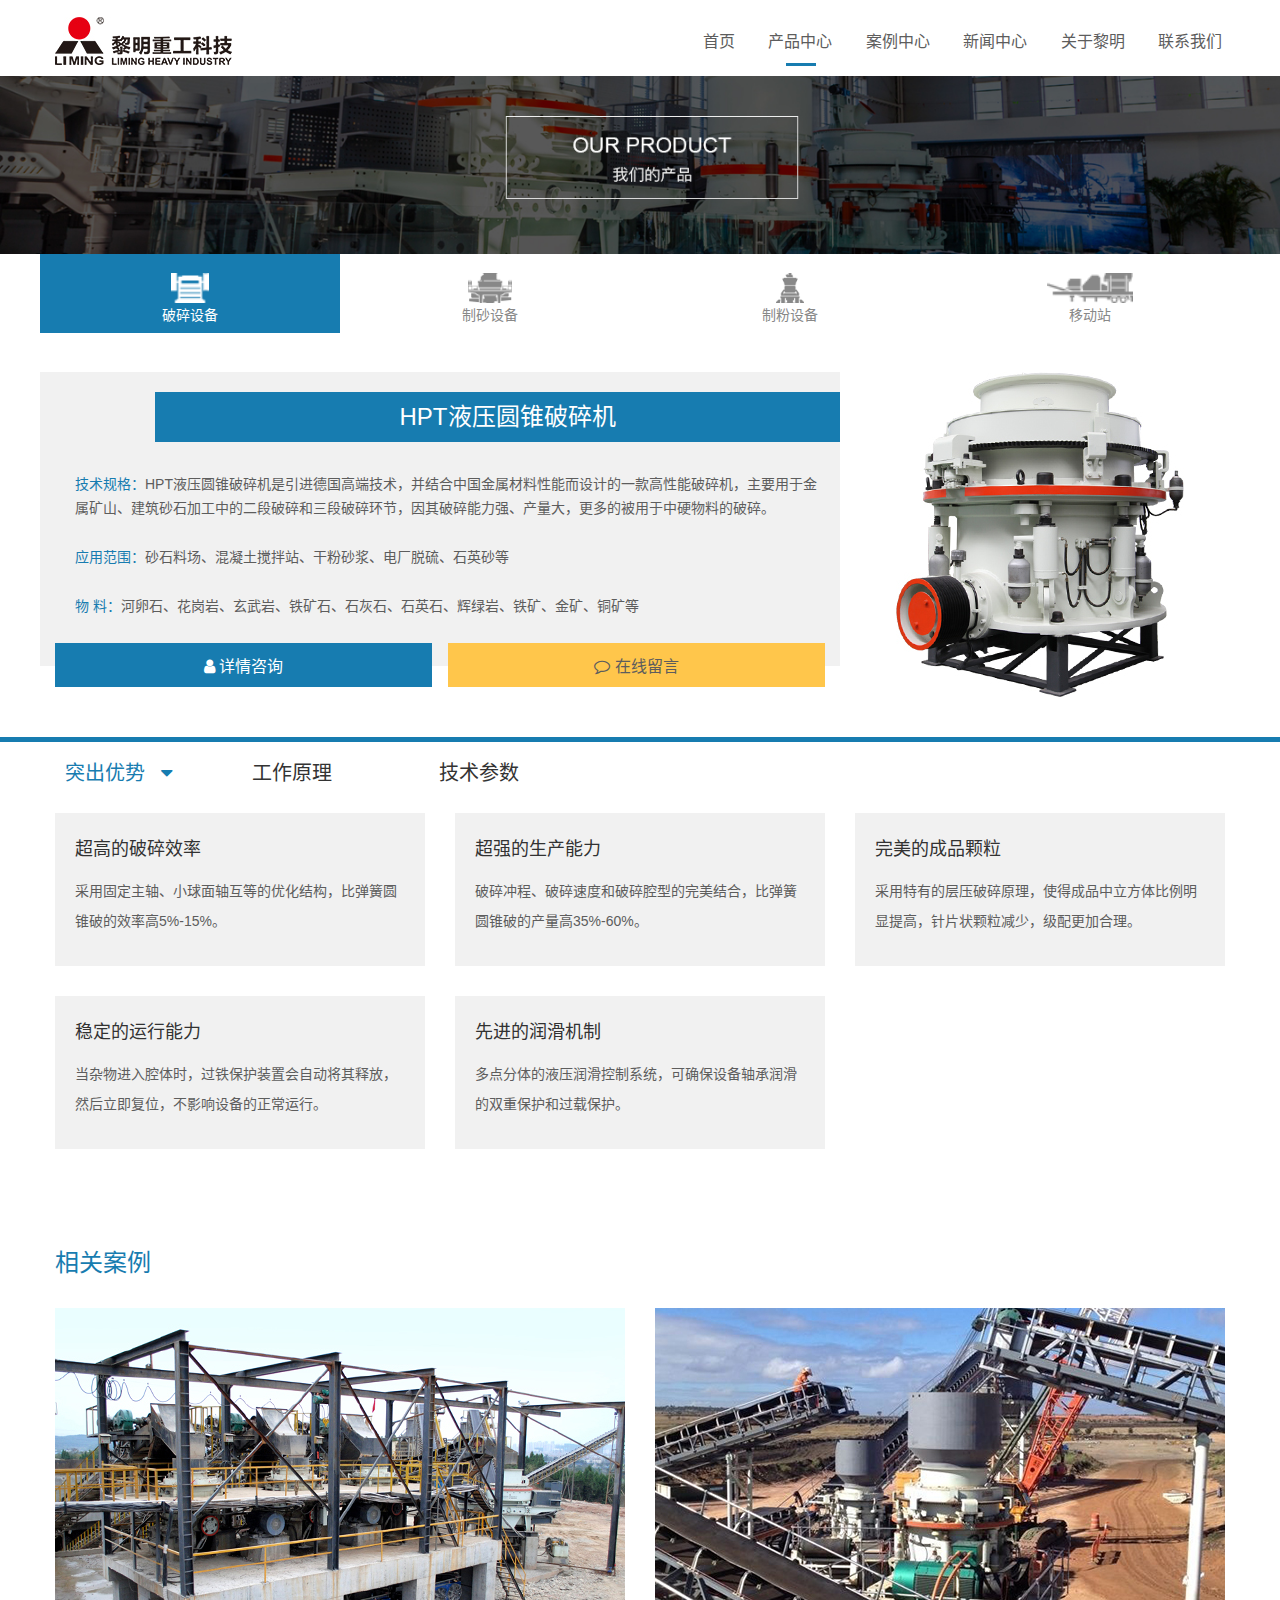
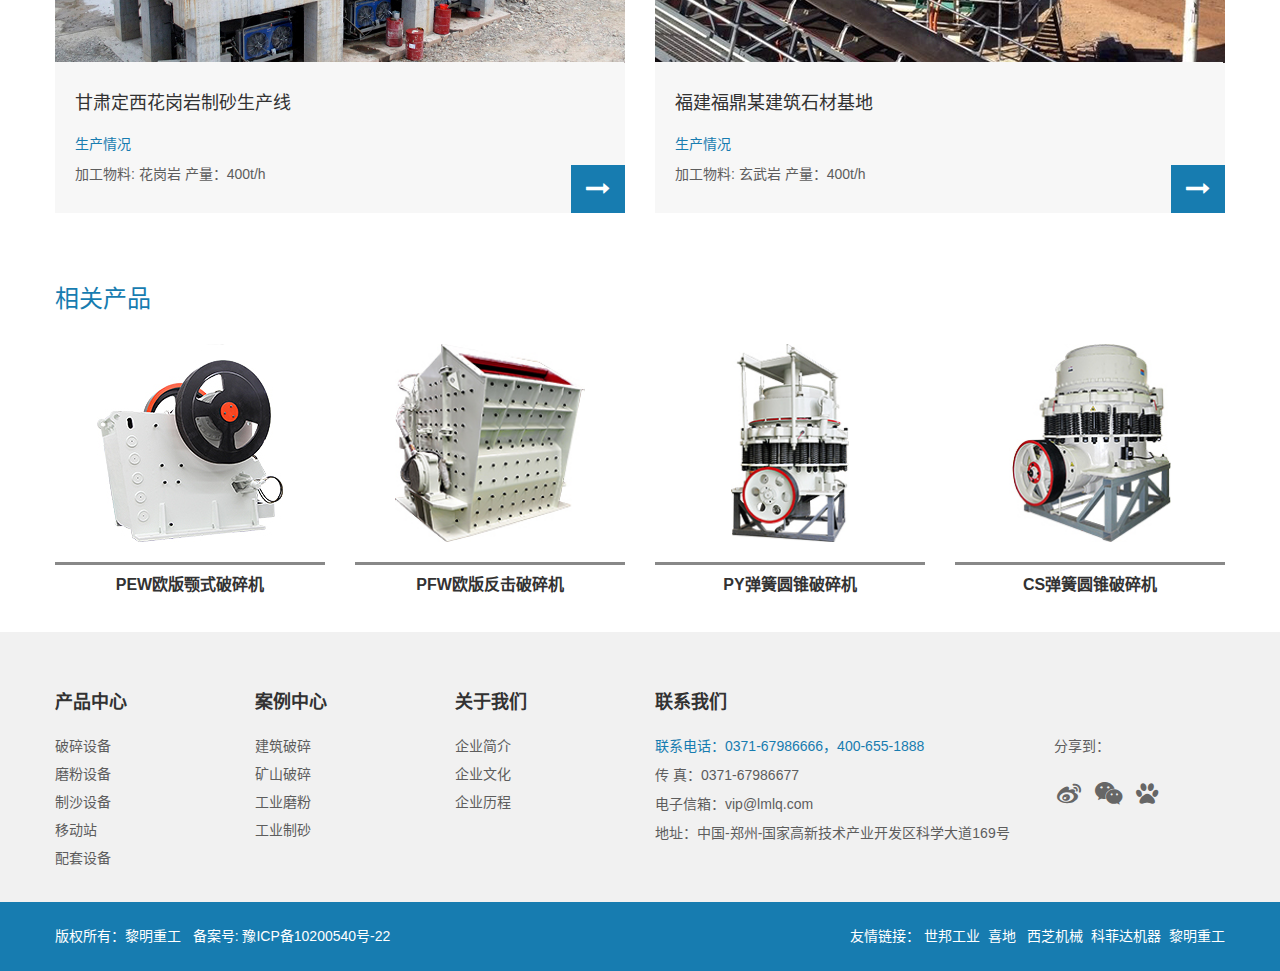
<file: product_article.html>
<!DOCTYPE html>
<html lang="zh-cn">

<head>
    <meta http-equiv="Content-Type" content="text/html; charset=utf-8" />
    <title>产品中心内页</title>
    <meta name="keywords" content=" ">
    <meta name="description" content=" ">
    <meta name="viewport" content="width=device-width, initial-scale=1.0">
    <meta http-equiv="X-UA-Compatible" content="IE=edge">
    <meta name="renderer" content="webkit">
    <meta content="telephone=no" name="format-detection">
    <meta content="email=no" name="format-detection">
    <meta content="yes" name="apple-mobile-web-app-capable">
    <meta content="black" name="apple-mobile-web-app-status-bar-style">
    <link rel="shortcut icon" href="./favicon.ico" />
    <link rel="stylesheet" href="./css/pintuer.css">
    <link rel="stylesheet" href="./css/font.css">
    <link rel="stylesheet" href="./css/common.css">
    <link rel="stylesheet" href="./css/product.css">
    <!--[if lt IE 9]>
	<script src="/js/html5.min.js"></script>
	<![endif]-->
</head>

<body>
    <!-- header -->
    <header>
        <div class="container doc-naver">
            <div class="line">
                <div class="xs3 xm4 xb6 doc-logo">
                    <button class="button icon-navicon  float-right" data-target="#doc-header-pintuer">
                    </button>
                    <a href="/">
                        <img src="./img/logo.jpg">
                    </a>
                </div>
                <div class="xl12 xs9 xm8 xb6 doc-nav">
                    <ul class="nav nav-inline nav-navicon padding-small-top nav-menu" id="doc-header-pintuer">
                        <li class="act">
                            <a href="./" target="">首页</a>
                            <span class="bder"></span>
                        </li>
                        <li class="act active">
                            <a href="./product.html" target="">产品中心</a>
                            <span class="bder"></span>
                        </li>

                        <li class="act">
                            <a href="./case.html" target="">案例中心</a>
                            <span class="bder"></span>
                        </li>
                        <li class="act">
                            <a href="./news.html" target="">新闻中心</a>
                            <span class="bder"></span>
                        </li>
                        <li class="act">
                            <a href="./about_us.html" target="">关于黎明</a>
                            <span class="bder"></span>
                        </li>
                        <li class="act">
                            <a href="./contact_us.html" target="">联系我们</a>
                            <span class="bder"></span>
                        </li>
                    </ul>
                </div>
            </div>
        </div>
    </header>
    <!-- banner -->
    <div class="bner">
        <img class="res"   data-xl="./img/product/xl.jpg" data-xs="./img/product/xs.jpg"  data-xm="./img/product/product_banner.jpg"  data-xb="./img/product/product_banner.jpg" alt="">
    </div>
    <!-- content -->
    <section class="cpin">
        <div class="tab">
            <div class="container">
                <div class="tab-head">
                        <div class="line-big shebei tab-nav">
                                <li class="active xl3 shebei-a">
                                    <a href="#tab-start2">
                                        <img src="./img/product/posui-1.png" class="img-responsive posui-1" alt="破碎设备">
                                        <img src="./img/product/posui-2.png" class="img-responsive posui-2" alt="破碎设备">
                                        <p>破碎设备</p>
                                    </a>
                                </li>
                                <li class="xl3 shebei-b">
                                    <a href="#tab-start3">
                                        <img src="./img/product/zhisha-1.png" class="img-responsive zhisha-1" alt="制砂设备">
                                        <img src="./img/product/zhisha-2.png" class="img-responsive zhisha-2" alt="制砂设备">
                                        <p>制砂设备</p>
                                    </a>
                                </li>
                                <li class="xl3 shebei-c">
                                    <a href="#tab-start4">
                                        <img src="./img/product/zhifen-1.png" class="img-responsive zhifen-1" alt="制粉设备">
                                        <img src="./img/product/zhifen-2.png" class="img-responsive zhifen-2" alt="制粉设备">
                                        <p>制粉设备</p>
                                    </a>
                                </li>
                                <li class="xl3 shebei-d">
                                    <a href="#tab-start5">
                                        <img src="./img/product/yidongzhan-1.png" class="img-responsive yidongzhan-1" alt="移动站">
                                        <img src="./img/product/yidongzhan-2.png" class="img-responsive yidongzhan-2" alt="移动站">
                                        <p>移动站</p>
                                    </a>
                                </li>
                            </div>
                </div>
            </div>
            <div class="tab-body tab-body-bordered">
                <div class="tab-panel active" id="tab-start2">
                    <div class="container">
                        <div class="line-big pro-article">
                            <div class=" xm4 xm8-left">
                                <img src="./img/product/hpt-1.jpg" class="img-responsive" alt="HPT液压圆锥破碎机">
                            </div>
                            <div class=" xm8 xm4-right pro-article-r">
                                <h2>HPT液压圆锥破碎机</h2>
                                <p>
                                    <span>技术规格：</span>HPT液压圆锥破碎机是引进德国高端技术，并结合中国金属材料性能而设计的一款高性能破碎机，主要用于金属矿山、建筑砂石加工中的二段破碎和三段破碎环节，因其破碎能力强、产量大，更多的被用于中硬物料的破碎。</p>
                                <p>
                                    <span>应用范围：</span>砂石料场、混凝土搅拌站、干粉砂浆、电厂脱硫、石英砂等</p>
                                <p>
                                    <span>物 料：</span>河卵石、花岗岩、玄武岩、铁矿石、石灰石、石英石、辉绿岩、铁矿、金矿、铜矿等</p>
                                <a href="" class="zixun">
                                    <span class="icon-user"></span> 详情咨询</a>
                                <a href="./contact_us.html#liuyan" class="liuyan">
                                    <span class="icon-comment-o"></span> 在线留言</a>
                            </div>
                        </div>
                    </div>
                    <!--  -->
                    <div class="feature">
                        <div class="container">
                            <div class="tab">
                                <div class="tab-head">
                                    <ul class="tab-nav second-nav">
                                        <li class="active fir-li">
                                            <a href="#tab-start2">突出优势
                                                <span class="icon-caret-down"></span>
                                            </a>
                                        </li>
                                        <li class="sec-li">
                                            <a href="#tab-css2">工作原理
                                                <span class="icon-caret-down"></span>
                                            </a>
                                        </li>
                                        <li class="thi-li">
                                            <a href="#tab-units2">技术参数
                                                <span class="icon-caret-down"></span>
                                            </a>
                                        </li>
                                    </ul>
                                </div>
                                <div class="tab-body tab-body-bordered">
                                    <div class="tab-panel active" id="tab-start2">
                                        <ul class="list-unstyle line-big tedian">
                                            <li class="xs4">
                                                <div>
                                                    <h3>超高的破碎效率</h3>
                                                    <p>采用固定主轴、小球面轴互等的优化结构，比弹簧圆锥破的效率高5%-15%。</p>
                                                </div>
                                            </li>
                                            <li class="xs4">
                                                <div>
                                                    <h3>超强的生产能力</h3>
                                                    <p>破碎冲程、破碎速度和破碎腔型的完美结合，比弹簧圆锥破的产量高35%-60%。</p>
                                                </div>
                                            </li>
                                            <li class="xs4">
                                                <div>
                                                    <h3>完美的成品颗粒</h3>
                                                    <p>采用特有的层压破碎原理，使得成品中立方体比例明显提高，针片状颗粒减少，级配更加合理。</p>
                                                </div>
                                            </li>
                                            <li class="xs4">
                                                <div>
                                                    <h3>稳定的运行能力</h3>
                                                    <p>当杂物进入腔体时，过铁保护装置会自动将其释放，然后立即复位，不影响设备的正常运行。</p>
                                                </div>
                                            </li>
                                            <li class="xs4">
                                                <div>
                                                    <h3>先进的润滑机制</h3>
                                                    <p>多点分体的液压润滑控制系统，可确保设备轴承润滑的双重保护和过载保护。</p>
                                                </div>
                                            </li>
                                        </ul>
                                    </div>
                                    <div class="tab-panel" id="tab-css2">
                                        <ul class="list-unstyle line-big tedian">
                                            <li class="xs4">
                                                <div>
                                                    <h3>超高的破碎效率</h3>
                                                    <p>采用固定主轴、小球面轴互等的优化结构，比弹簧圆锥破的效率高5%-15%。</p>
                                                </div>
                                            </li>
                                            <li class="xs4">
                                                <div>
                                                    <h3>超强的生产能力</h3>
                                                    <p>破碎冲程、破碎速度和破碎腔型的完美结合，比弹簧圆锥破的产量高35%-60%。</p>
                                                </div>
                                            </li>
                                            <li class="xs4">
                                                <div>
                                                    <h3>完美的成品颗粒</h3>
                                                    <p>采用特有的层压破碎原理，使得成品中立方体比例明显提高，针片状颗粒减少，级配更加合理。</p>
                                                </div>
                                            </li>
                                            <li class="xs4">
                                                <div>
                                                    <h3>稳定的运行能力</h3>
                                                    <p>当杂物进入腔体时，过铁保护装置会自动将其释放，然后立即复位，不影响设备的正常运行。</p>
                                                </div>
                                            </li>
                                        </ul>
                                    </div>
                                    <div class="tab-panel" id="tab-units2">
                                        <ul class="list-unstyle line-big tedian">
                                            <li class="xs4">
                                                <div>
                                                    <h3>超高的破碎效率</h3>
                                                    <p>采用固定主轴、小球面轴互等的优化结构，比弹簧圆锥破的效率高5%-15%。</p>
                                                </div>
                                            </li>
                                            <li class="xs4">
                                                <div>
                                                    <h3>超强的生产能力</h3>
                                                    <p>破碎冲程、破碎速度和破碎腔型的完美结合，比弹簧圆锥破的产量高35%-60%。</p>
                                                </div>
                                            </li>
                                            <li class="xs4">
                                                <div>
                                                    <h3>完美的成品颗粒</h3>
                                                    <p>采用特有的层压破碎原理，使得成品中立方体比例明显提高，针片状颗粒减少，级配更加合理。</p>
                                                </div>
                                            </li>
                                        </ul>
                                    </div>
                                </div>
                            </div>
                        </div>
                    </div>
                </div>
                <div class="tab-panel" id="tab-start3">
                    <div class="container">
                        <div class="line-big pro-article">
                            <div class=" xm4 xm8-left">
                                <img src="./img/product/hpt-1.jpg" class="img-responsive" alt="HPT液压圆锥破碎机">
                            </div>
                            <div class=" xm8 xm4-right pro-article-r">
                                <h2>HPT液压圆锥破碎机</h2>
                                <p>
                                    <span>技术规格：</span>HPT液压圆锥破碎机是引进德国高端技术，并结合中国金属材料性能而设计的一款高性能破碎机，主要用于金属矿山、建筑砂石加工中的二段破碎和三段破碎环节，因其破碎能力强、产量大，更多的被用于中硬物料的破碎。</p>
                                <p>
                                    <span>应用范围：</span>砂石料场、混凝土搅拌站、干粉砂浆、电厂脱硫、石英砂等</p>
                                <p>
                                    <span>物 料：</span>河卵石、花岗岩、玄武岩、铁矿石、石灰石、石英石、辉绿岩、铁矿、金矿、铜矿等</p>
                                <a href="" class="zixun">
                                    <span class="icon-user"></span> 详情咨询</a>
                                <a href="" class="liuyan">
                                    <span class="icon-comment-o"></span> 在线留言</a>
                            </div>
                        </div>
                    </div>
                    <!--  -->
                    <div class="feature">
                        <div class="container">
                            <div class="tab">
                                <div class="tab-head">
                                    <ul class="tab-nav second-nav">
                                        <li class="active fir-li">
                                            <a href="#tab-start2">突出优势
                                                <span class="icon-caret-down"></span>
                                            </a>
                                        </li>
                                        <li class="sec-li">
                                            <a href="#tab-css2">工作原理
                                                <span class="icon-caret-down"></span>
                                            </a>
                                        </li>
                                        <li class="thi-li">
                                            <a href="#tab-units2">技术参数
                                                <span class="icon-caret-down"></span>
                                            </a>
                                        </li>
                                    </ul>
                                </div>
                                <div class="tab-body tab-body-bordered">
                                    <div class="tab-panel active" id="tab-start2">
                                        <ul class="list-unstyle line-big tedian">
                                            <li class="xs4">
                                                <div>
                                                    <h3>超高的破碎效率</h3>
                                                    <p>采用固定主轴、小球面轴互等的优化结构，比弹簧圆锥破的效率高5%-15%。</p>
                                                </div>
                                            </li>
                                            <li class="xs4">
                                                <div>
                                                    <h3>超强的生产能力</h3>
                                                    <p>破碎冲程、破碎速度和破碎腔型的完美结合，比弹簧圆锥破的产量高35%-60%。</p>
                                                </div>
                                            </li>
                                            <li class="xs4">
                                                <div>
                                                    <h3>完美的成品颗粒</h3>
                                                    <p>采用特有的层压破碎原理，使得成品中立方体比例明显提高，针片状颗粒减少，级配更加合理。</p>
                                                </div>
                                            </li>
                                            <li class="xs4">
                                                <div>
                                                    <h3>稳定的运行能力</h3>
                                                    <p>当杂物进入腔体时，过铁保护装置会自动将其释放，然后立即复位，不影响设备的正常运行。</p>
                                                </div>
                                            </li>
                                            <li class="xs4">
                                                <div>
                                                    <h3>先进的润滑机制</h3>
                                                    <p>多点分体的液压润滑控制系统，可确保设备轴承润滑的双重保护和过载保护。</p>
                                                </div>
                                            </li>
                                        </ul>
                                    </div>
                                    <div class="tab-panel" id="tab-css2">
                                        <ul class="list-unstyle line-big tedian">
                                            <li class="xs4">
                                                <div>
                                                    <h3>超高的破碎效率</h3>
                                                    <p>采用固定主轴、小球面轴互等的优化结构，比弹簧圆锥破的效率高5%-15%。</p>
                                                </div>
                                            </li>
                                            <li class="xs4">
                                                <div>
                                                    <h3>超强的生产能力</h3>
                                                    <p>破碎冲程、破碎速度和破碎腔型的完美结合，比弹簧圆锥破的产量高35%-60%。</p>
                                                </div>
                                            </li>
                                            <li class="xs4">
                                                <div>
                                                    <h3>完美的成品颗粒</h3>
                                                    <p>采用特有的层压破碎原理，使得成品中立方体比例明显提高，针片状颗粒减少，级配更加合理。</p>
                                                </div>
                                            </li>
                                            <li class="xs4">
                                                <div>
                                                    <h3>稳定的运行能力</h3>
                                                    <p>当杂物进入腔体时，过铁保护装置会自动将其释放，然后立即复位，不影响设备的正常运行。</p>
                                                </div>
                                            </li>
                                        </ul>
                                    </div>
                                    <div class="tab-panel" id="tab-units2">
                                        <ul class="list-unstyle line-big tedian">
                                            <li class="xs4">
                                                <div>
                                                    <h3>超高的破碎效率</h3>
                                                    <p>采用固定主轴、小球面轴互等的优化结构，比弹簧圆锥破的效率高5%-15%。</p>
                                                </div>
                                            </li>
                                            <li class="xs4">
                                                <div>
                                                    <h3>超强的生产能力</h3>
                                                    <p>破碎冲程、破碎速度和破碎腔型的完美结合，比弹簧圆锥破的产量高35%-60%。</p>
                                                </div>
                                            </li>
                                            <li class="xs4">
                                                <div>
                                                    <h3>完美的成品颗粒</h3>
                                                    <p>采用特有的层压破碎原理，使得成品中立方体比例明显提高，针片状颗粒减少，级配更加合理。</p>
                                                </div>
                                            </li>
                                        </ul>
                                    </div>
                                </div>
                            </div>
                        </div>
                    </div>
                </div>
                <div class="tab-panel" id="tab-start4">
                    <div class="container">
                        <div class="line-big pro-article">
                            <div class=" xm4 xm8-left">
                                <img src="./img/product/hpt-1.jpg" class="img-responsive" alt="HPT液压圆锥破碎机">
                            </div>
                            <div class=" xm8 xm4-right pro-article-r">
                                <h2>HPT液压圆锥破碎机</h2>
                                <p>
                                    <span>技术规格：</span>HPT液压圆锥破碎机是引进德国高端技术，并结合中国金属材料性能而设计的一款高性能破碎机，主要用于金属矿山、建筑砂石加工中的二段破碎和三段破碎环节，因其破碎能力强、产量大，更多的被用于中硬物料的破碎。</p>
                                <p>
                                    <span>应用范围：</span>砂石料场、混凝土搅拌站、干粉砂浆、电厂脱硫、石英砂等</p>
                                <p>
                                    <span>物 料：</span>河卵石、花岗岩、玄武岩、铁矿石、石灰石、石英石、辉绿岩、铁矿、金矿、铜矿等</p>
                                <a href="" class="zixun">
                                    <span class="icon-user"></span> 详情咨询</a>
                                <a href="" class="liuyan">
                                    <span class="icon-comment-o"></span> 在线留言</a>
                            </div>
                        </div>
                    </div>
                    <!--  -->
                    <div class="feature">
                        <div class="container">
                            <div class="tab">
                                <div class="tab-head">
                                    <ul class="tab-nav second-nav">
                                        <li class="active fir-li">
                                            <a href="#tab-start2">突出优势
                                                <span class="icon-caret-down"></span>
                                            </a>
                                        </li>
                                        <li class="sec-li">
                                            <a href="#tab-css2">工作原理
                                                <span class="icon-caret-down"></span>
                                            </a>
                                        </li>
                                        <li class="thi-li">
                                            <a href="#tab-units2">技术参数
                                                <span class="icon-caret-down"></span>
                                            </a>
                                        </li>
                                    </ul>
                                </div>
                                <div class="tab-body tab-body-bordered">
                                    <div class="tab-panel active" id="tab-start2">
                                        <ul class="list-unstyle line-big tedian">
                                            <li class="xs4">
                                                <div>
                                                    <h3>超高的破碎效率</h3>
                                                    <p>采用固定主轴、小球面轴互等的优化结构，比弹簧圆锥破的效率高5%-15%。</p>
                                                </div>
                                            </li>
                                            <li class="xs4">
                                                <div>
                                                    <h3>超强的生产能力</h3>
                                                    <p>破碎冲程、破碎速度和破碎腔型的完美结合，比弹簧圆锥破的产量高35%-60%。</p>
                                                </div>
                                            </li>
                                            <li class="xs4">
                                                <div>
                                                    <h3>完美的成品颗粒</h3>
                                                    <p>采用特有的层压破碎原理，使得成品中立方体比例明显提高，针片状颗粒减少，级配更加合理。</p>
                                                </div>
                                            </li>
                                            <li class="xs4">
                                                <div>
                                                    <h3>稳定的运行能力</h3>
                                                    <p>当杂物进入腔体时，过铁保护装置会自动将其释放，然后立即复位，不影响设备的正常运行。</p>
                                                </div>
                                            </li>
                                            <li class="xs4">
                                                <div>
                                                    <h3>先进的润滑机制</h3>
                                                    <p>多点分体的液压润滑控制系统，可确保设备轴承润滑的双重保护和过载保护。</p>
                                                </div>
                                            </li>
                                        </ul>
                                    </div>
                                    <div class="tab-panel" id="tab-css2">
                                        <ul class="list-unstyle line-big tedian">
                                            <li class="xs4">
                                                <div>
                                                    <h3>超高的破碎效率</h3>
                                                    <p>采用固定主轴、小球面轴互等的优化结构，比弹簧圆锥破的效率高5%-15%。</p>
                                                </div>
                                            </li>
                                            <li class="xs4">
                                                <div>
                                                    <h3>超强的生产能力</h3>
                                                    <p>破碎冲程、破碎速度和破碎腔型的完美结合，比弹簧圆锥破的产量高35%-60%。</p>
                                                </div>
                                            </li>
                                            <li class="xs4">
                                                <div>
                                                    <h3>完美的成品颗粒</h3>
                                                    <p>采用特有的层压破碎原理，使得成品中立方体比例明显提高，针片状颗粒减少，级配更加合理。</p>
                                                </div>
                                            </li>
                                            <li class="xs4">
                                                <div>
                                                    <h3>稳定的运行能力</h3>
                                                    <p>当杂物进入腔体时，过铁保护装置会自动将其释放，然后立即复位，不影响设备的正常运行。</p>
                                                </div>
                                            </li>
                                        </ul>
                                    </div>
                                    <div class="tab-panel" id="tab-units2">
                                        <ul class="list-unstyle line-big tedian">
                                            <li class="xs4">
                                                <div>
                                                    <h3>超高的破碎效率</h3>
                                                    <p>采用固定主轴、小球面轴互等的优化结构，比弹簧圆锥破的效率高5%-15%。</p>
                                                </div>
                                            </li>
                                            <li class="xs4">
                                                <div>
                                                    <h3>超强的生产能力</h3>
                                                    <p>破碎冲程、破碎速度和破碎腔型的完美结合，比弹簧圆锥破的产量高35%-60%。</p>
                                                </div>
                                            </li>
                                            <li class="xs4">
                                                <div>
                                                    <h3>完美的成品颗粒</h3>
                                                    <p>采用特有的层压破碎原理，使得成品中立方体比例明显提高，针片状颗粒减少，级配更加合理。</p>
                                                </div>
                                            </li>
                                        </ul>
                                    </div>
                                </div>
                            </div>
                        </div>
                    </div>
                </div>
                <div class="tab-panel" id="tab-start5">
                    <div class="container">
                        <div class="line-big pro-article">
                            <div class=" xm4 xm8-left">
                                <img src="./img/product/hpt-1.jpg" class="img-responsive" alt="HPT液压圆锥破碎机">
                            </div>
                            <div class=" xm8 xm4-right pro-article-r">
                                <h2>HPT液压圆锥破碎机</h2>
                                <p>
                                    <span>技术规格：</span>HPT液压圆锥破碎机是引进德国高端技术，并结合中国金属材料性能而设计的一款高性能破碎机，主要用于金属矿山、建筑砂石加工中的二段破碎和三段破碎环节，因其破碎能力强、产量大，更多的被用于中硬物料的破碎。</p>
                                <p>
                                    <span>应用范围：</span>砂石料场、混凝土搅拌站、干粉砂浆、电厂脱硫、石英砂等</p>
                                <p>
                                    <span>物 料：</span>河卵石、花岗岩、玄武岩、铁矿石、石灰石、石英石、辉绿岩、铁矿、金矿、铜矿等</p>
                                <a href="" class="zixun">
                                    <span class="icon-user"></span> 详情咨询</a>
                                <a href="" class="liuyan">
                                    <span class="icon-comment-o"></span> 在线留言</a>
                            </div>
                        </div>
                    </div>
                    <!--  -->
                    <div class="feature">
                        <div class="container">
                            <div class="tab">
                                <div class="tab-head">
                                    <ul class="tab-nav second-nav">
                                        <li class="active fir-li">
                                            <a href="#tab-start2">突出优势
                                                <span class="icon-caret-down"></span>
                                            </a>
                                        </li>
                                        <li class="sec-li">
                                            <a href="#tab-css2">工作原理
                                                <span class="icon-caret-down"></span>
                                            </a>
                                        </li>
                                        <li class="thi-li">
                                            <a href="#tab-units2">技术参数
                                                <span class="icon-caret-down"></span>
                                            </a>
                                        </li>
                                    </ul>
                                </div>
                                <div class="tab-body tab-body-bordered">
                                    <div class="tab-panel active" id="tab-start2">
                                        <ul class="list-unstyle line-big tedian">
                                            <li class="xs4">
                                                <div>
                                                    <h3>超高的破碎效率</h3>
                                                    <p>采用固定主轴、小球面轴互等的优化结构，比弹簧圆锥破的效率高5%-15%。</p>
                                                </div>
                                            </li>
                                            <li class="xs4">
                                                <div>
                                                    <h3>超强的生产能力</h3>
                                                    <p>破碎冲程、破碎速度和破碎腔型的完美结合，比弹簧圆锥破的产量高35%-60%。</p>
                                                </div>
                                            </li>
                                            <li class="xs4">
                                                <div>
                                                    <h3>完美的成品颗粒</h3>
                                                    <p>采用特有的层压破碎原理，使得成品中立方体比例明显提高，针片状颗粒减少，级配更加合理。</p>
                                                </div>
                                            </li>
                                            <li class="xs4">
                                                <div>
                                                    <h3>稳定的运行能力</h3>
                                                    <p>当杂物进入腔体时，过铁保护装置会自动将其释放，然后立即复位，不影响设备的正常运行。</p>
                                                </div>
                                            </li>
                                            <li class="xs4">
                                                <div>
                                                    <h3>先进的润滑机制</h3>
                                                    <p>多点分体的液压润滑控制系统，可确保设备轴承润滑的双重保护和过载保护。</p>
                                                </div>
                                            </li>
                                        </ul>
                                    </div>
                                    <div class="tab-panel" id="tab-css2">
                                        <ul class="list-unstyle line-big tedian">
                                            <li class="xs4">
                                                <div>
                                                    <h3>超高的破碎效率</h3>
                                                    <p>采用固定主轴、小球面轴互等的优化结构，比弹簧圆锥破的效率高5%-15%。</p>
                                                </div>
                                            </li>
                                            <li class="xs4">
                                                <div>
                                                    <h3>超强的生产能力</h3>
                                                    <p>破碎冲程、破碎速度和破碎腔型的完美结合，比弹簧圆锥破的产量高35%-60%。</p>
                                                </div>
                                            </li>
                                            <li class="xs4">
                                                <div>
                                                    <h3>完美的成品颗粒</h3>
                                                    <p>采用特有的层压破碎原理，使得成品中立方体比例明显提高，针片状颗粒减少，级配更加合理。</p>
                                                </div>
                                            </li>
                                            <li class="xs4">
                                                <div>
                                                    <h3>稳定的运行能力</h3>
                                                    <p>当杂物进入腔体时，过铁保护装置会自动将其释放，然后立即复位，不影响设备的正常运行。</p>
                                                </div>
                                            </li>
                                        </ul>
                                    </div>
                                    <div class="tab-panel" id="tab-units2">
                                        <ul class="list-unstyle line-big tedian">
                                            <li class="xs4">
                                                <div>
                                                    <h3>超高的破碎效率</h3>
                                                    <p>采用固定主轴、小球面轴互等的优化结构，比弹簧圆锥破的效率高5%-15%。</p>
                                                </div>
                                            </li>
                                            <li class="xs4">
                                                <div>
                                                    <h3>超强的生产能力</h3>
                                                    <p>破碎冲程、破碎速度和破碎腔型的完美结合，比弹簧圆锥破的产量高35%-60%。</p>
                                                </div>
                                            </li>
                                            <li class="xs4">
                                                <div>
                                                    <h3>完美的成品颗粒</h3>
                                                    <p>采用特有的层压破碎原理，使得成品中立方体比例明显提高，针片状颗粒减少，级配更加合理。</p>
                                                </div>
                                            </li>
                                        </ul>
                                    </div>
                                </div>
                            </div>
                        </div>
                    </div>
                </div>
            </div>
        </div>
    </section>
    <section class="container">
        <div class="case-relative">
            <h2>相关案例</h2>
            <ul class="list-unstyle line-big">
                <li class="xs6">
                    <a href="">
                        <img src="./img/product/case-relative1.jpg" class="img-res" alt="甘肃定西花岗岩制砂生产线">
                        <div class="anli-back"><h3>甘肃定西花岗岩制砂生产线</h3>
                            <span>生产情况</span>
                            <p>加工物料: 花岗岩 产量：400t/h</p>
                            <span class="icon-long-arrow-right"></span></div>
                    </a>
                </li>
                <li class="xs6">
                    <a href="">
                        <img src="./img/product/case-relative2.jpg" class="img-res" alt="福建福鼎某建筑石材基地">
                        <div class="anli-back"><h3>福建福鼎某建筑石材基地</h3>
                            <span>生产情况</span>
                            <p>加工物料: 玄武岩 产量：400t/h</p>
                            <span class="icon-long-arrow-right"></span></div>
                    </a>
                </li>
            </ul>
        </div>
    </section>
    <div class="container">
        <div class="product-relative">
            <h2>相关产品</h2>
            <ul class="list-unstyle line-big">
                <li class="xl6 xm3">
                    <a href="">
                        <img src="./img/product/product-relative1.jpg" class="img-responsive" alt="PEW欧版颚式破碎机">
                        <h4>PEW欧版颚式破碎机</h4>
                    </a>
                </li>
                <li class="xl6 xm3">
                    <a href="">
                        <img src="./img/product/product-relative2.jpg" class="img-responsive" alt="PFW欧版反击破碎机">
                        <h4>PFW欧版反击破碎机</h4>
                    </a>
                </li>
                <li class="xl6 xm3">
                    <a href="">
                        <img src="./img/product/product-relative3.jpg" class="img-responsive" alt="PY弹簧圆锥破碎机">
                        <h4>PY弹簧圆锥破碎机</h4>
                    </a>
                </li>
                <li class="xl6 xm3">
                    <a href="">
                        <img src="./img/product/product-relative4.jpg" class="img-responsive" alt="CS弹簧圆锥破碎机">
                        <h4>CS弹簧圆锥破碎机</h4>
                    </a>
                </li>
            </ul>
        </div>
    </div>
    <!-- content -->

    <!-- footer -->
    <footer>
        <div class="container">
            <div class="line-big foot-line">
                <div class="xl4 xm2 foot-a">
                    <h3>产品中心</h3>
                    <ul class="list-unstyle">
                        <li>
                            <a href="">破碎设备</a>
                        </li>
                        <li>
                            <a href="">磨粉设备</a>
                        </li>
                        <li>
                            <a href="">制沙设备</a>
                        </li>
                        <li>
                            <a href="">移动站</a>
                        </li>
                        <li>
                            <a href="">配套设备</a>
                        </li>
                    </ul>
                </div>
                <div class="xl4 xm2 foot-b">
                    <h3>案例中心</h3>
                    <ul class="list-unstyle">
                        <li>
                            <a href="">建筑破碎</a>
                        </li>
                        <li>
                            <a href="">矿山破碎</a>
                        </li>
                        <li>
                            <a href="">工业磨粉</a>
                        </li>
                        <li>
                            <a href="">工业制砂</a>
                        </li>
                    </ul>
                </div>
                <div class="xl4 xm2 foot-c">
                    <h3>关于我们</h3>
                    <ul class="list-unstyle">
                        <li>
                            <a href="">企业简介</a>
                        </li>
                        <li>
                            <a href="">企业文化</a>
                        </li>
                        <li>
                            <a href="">企业历程</a>
                        </li>

                    </ul>
                </div>
                <div class="xl12 xm6 foot-d">
                    <h3>联系我们</h3>
                    <ul class="list-unstyle contact-us-l">
                        <p>
                            <span>联系电话：0371-67986666，400-655-1888</span>
                            <br> 传 真：0371-67986677
                            <br> 电子信箱：vip@lmlq.com
                            <br> 地址：中国-郑州-国家高新技术产业开发区科学大道169号
                            <br>
                        </p>
                    </ul>
                    <ul class="list-unstyle share contact-us-r">
                        <div class="">
                            <p>分享到：</p>
                            <!-- JiaThis Button BEGIN -->
                            <div class="jiathis">
                                <a class="jiathis_button_tsina">
                                    <i class="icon icon-weibo" aria-hidden="true"></i>
                                </a>
                                <a class="jiathis_button_weixin">
                                    <i class="icon icon-weixin" aria-hidden="true"></i>
                                </a>
                                <a class="">
                                    <i class="icon icon-paw" aria-hidden="true"></i>
                                </a>
                            </div>
                            <script type="text/javascript">
                                var jiathis_config = {
                                    summary: "",
                                    shortUrl: false,
                                    hideMore: true
                                }
                            </script>
                            <script type="text/javascript" src="http://v3.jiathis.com/code/jia.js" charset="utf-8"></script>
                            <!-- JiaThis Button END -->

                        </div>
                        <div class="clearfix"></div>
                    </ul>
                </div>
            </div>
            <div class="clearfix show-l"></div>
        </div>
    </footer>
    <!-- footer -->
    <div class="copyright">
        <div class="container copyright-a">
            <p class="banquan">版权所有：黎明重工&nbsp;&nbsp; 备案号:
                <a href="http://www.miitbeian.gov.cn/publish/query/indexFirst.action" target="_blank">
                    豫ICP备10200540号-22</a>
            </p>
            <p class="lianjie">友情链接：
                <a href="">世邦工业</a>&nbsp;
                <a href="">喜地 </a>&nbsp;
                <a href="">西芝机械</a>&nbsp;
                <a href="">科菲达机器</a>&nbsp;
                <a href="">黎明重工</a>
            </p>
        </div>
    </div>
    <div class="stickey-footer">
        <div class="main-menu ">
            <div class="aa">
                <a href="">
                    <span class="icon-home"></span>
                    <br>首页</a>
            </div>
            <div class="aa">
                <a href="#">
                    <span class="icon-th "></span>
                    <br>产品中心</a>
            </div>
            <div class="aa">
                <a href="#">
                    <span class="icon-plus-circle"></span>
                    <br>案例中心</a>
            </div>
            
            <div class="aa">
                <a href="#">
                    <span class="icon-envelope"></span>
                    <br>联系我们</a>
            </div>
        </div>
    </div>
    <script src="./js/jquery.js"></script>
    <script src="./js/pintuer.js"></script>
    <!--[if lt IE 9]>
	<script src="/js/respond.js"></script>
    <![endif]-->
    <!-- 以下开始本页面业务逻辑 -->
    <script>
    $(document).ready(function () {
			$(".nav .act").mouseenter(function () {
				$(this).addClass("active").siblings().removeClass("active")
			});
        });
    </script>
</body>

</html>
</file>
<file: css/pintuer.css>
html{margin:0;padding:0;border:0;-webkit-text-size-adjust:100%;-ms-text-size-adjust:100%;-webkit-tap-highlight-color:rgba(0,0,0,0)}a,abbr,acronym,address,article,aside,blockquote,body,caption,code,dd,del,dfn,dialog,div,dl,dt,em,fieldset,figure,footer,form,h1,h2,h3,h4,h5,h6,header,hgroup,iframe,legend,li,nav,object,ol,p,pre,q,section,span,tbody,tfoot,thead,ul{margin:0;padding:0;border:0;font-size:14px;font:inherit;vertical-align:baseline}article,aside,details,dialog,figcaption,figure,footer,header,hgroup,menu,nav,section{display:block}body{font-size:14px;color:#333;background:#fff;font-family:Microsoft YaHei,simsun,Helvetica Neue,Arial,Helvetica,sans-serif}img{border:0;vertical-align:bottom}::-webkit-input-placeholder{color:#999}:-moz-placeholder,::-moz-placeholder{color:#999}:-ms-input-placeholder{color:#ccc}*,:after,:before{box-sizing:border-box}textarea{overflow:auto}button:focus,input:focus,select:focus,textarea:focus{outline:0}input::-ms-clear{display:none}article,aside,details,figcaption,figure,footer,header,hgroup,main,nav,section,summary{display:block}audio,canvas,progress,video{display:inline-block;vertical-align:baseline}audio:not([controls]){display:none;height:0}[hidden],template{display:none}a{background:transparent}a:active,a:hover{outline:0}a:focus{outline:thin dotted;outline:5px auto -webkit-focus-ring-color;outline-offset:-2px}abbr[title]{border-bottom:1px dotted}b,strong{font-weight:700}dfn{font-style:italic}mark{color:#000;background:#ff0}small{font-size:80%}sub,sup{position:relative;font-size:75%;line-height:0;vertical-align:baseline}sup{top:-.5em}sub{bottom:-.25em}svg:not(:root){overflow:hidden}figure{margin:1em 40px}hr{height:0;box-sizing:content-box}pre{overflow:auto}code,kbd,pre,samp{font-family:monospace;font-size:1em}button,input,optgroup,select,textarea{margin:0;font:inherit}button{overflow:visible}button,select{text-transform:none}button,html input[type=button],input[type=reset],input[type=submit]{-webkit-appearance:button;cursor:pointer}button[disabled],html input[disabled]{cursor:default}button::-moz-focus-inner,input::-moz-focus-inner{padding:0;border:0}input{line-height:normal}input[type=checkbox],input[type=radio]{box-sizing:border-box;padding:0}input[type=number]::-webkit-inner-spin-button,input[type=number]::-webkit-outer-spin-button{height:auto}input[type=search]{box-sizing:content-box;-webkit-appearance:textfield}input[type=search]::-webkit-search-cancel-button,input[type=search]::-webkit-search-decoration{-webkit-appearance:none}fieldset{padding:.35em .625em .75em;margin:0 2px;border:1px solid silver}legend{padding:0;border:0}optgroup{font-weight:700}table{border-spacing:0;border-collapse:collapse}td,th{padding:0}.button{border:1px solid #ddd;background:transparent;border-radius:4px;font-size:14px;padding:6px 15px;margin:0;display:inline-block;line-height:20px;transition:all 1s cubic-bezier(0.175,0.885,0.32,1) 0s}.button[disabled]{pointer-events:none;cursor:not-allowed;webkit-box-shadow:none;box-shadow:none;filter:alpha(opacity=50);opacity:.5}.button:active{background-image:none;outline:0}.button:active,.button:hover{transition:all .3s cubic-bezier(0.175,0.885,0.32,1) 0s}.button-block{display:block;width:100%}.button-large{padding:15px 20px;font-size:24px;line-height:24px}.button-big{padding:10px 15px;font-size:18px;line-height:22px}.button-small{padding:5px 10px;line-height:18px}.button-little,.button-small{font-size:9pt;font-weight:400}.button-little{padding:3px 5px;line-height:1pc}.button.bg-black,.button.bg-blue,.button.bg-dot,.button.bg-gray,.button.bg-green,.button.bg-main,.button.bg-red,.button.bg-sub,.button.bg-yellow{color:#fff}.layout{width:100%}.container,.container-layout{margin:0 auto;padding:0 10px}@media(min-width:760px){.container{width:750px}}@media(min-width:1000px){.container{width:750pt}}@media(min-width:1200px){.container{width:75pc;padding:0 15px}}.line{margin:0;padding:0}.x1,.x2,.x3,.x4,.x5,.x6,.x7,.x8,.x9,.x10,.x11,.x12,.xb1,.xb2,.xb3,.xb4,.xb5,.xb6,.xb7,.xb8,.xb9,.xb10,.xb11,.xb12,.xl1,.xl2,.xl3,.xl4,.xl5,.xl6,.xl7,.xl8,.xl9,.xl10,.xl11,.xl12,.xm1,.xm2,.xm3,.xm4,.xm5,.xm6,.xm7,.xm8,.xm9,.xm10,.xm11,.xm12,.xs1,.xs2,.xs3,.xs4,.xs5,.xs6,.xs7,.xs8,.xs9,.xs10,.xs11,.xs12{position:relative;min-height:1px}.line-big{margin-left:-10px;margin-right:-10px}h1,h2,h3,h4{font-weight:700}.line-big .x1,.line-big .x2,.line-big .x3,.line-big .x4,.line-big .x5,.line-big .x6,.line-big .x7,.line-big .x8,.line-big .x9,.line-big .x10,.line-big .x11,.line-big .x12,.line-big .xb1,.line-big .xb2,.line-big .xb3,.line-big .xb4,.line-big .xb5,.line-big .xb6,.line-big .xb7,.line-big .xb8,.line-big .xb9,.line-big .xb10,.line-big .xb11,.line-big .xb12,.line-big .xl1,.line-big .xl2,.line-big .xl3,.line-big .xl4,.line-big .xl5,.line-big .xl6,.line-big .xl7,.line-big .xl8,.line-big .xl9,.line-big .xl10,.line-big .xl11,.line-big .xl12,.line-big .xm1,.line-big .xm2,.line-big .xm3,.line-big .xm4,.line-big .xm5,.line-big .xm6,.line-big .xm7,.line-big .xm8,.line-big .xm9,.line-big .xm10,.line-big .xm11,.line-big .xm12,.line-big .xs1,.line-big .xs2,.line-big .xs3,.line-big .xs4,.line-big .xs5,.line-big .xs6,.line-big .xs7,.line-big .xs8,.line-big .xs9,.line-big .xs10,.line-big .xs11,.line-big .xs12{position:relative;min-height:1px;padding-right:10px;padding-left:10px}.line-middle{margin-left:-5px;margin-right:-5px}.line-middle .x1,.line-middle .x2,.line-middle .x3,.line-middle .x4,.line-middle .x5,.line-middle .x6,.line-middle .x7,.line-middle .x8,.line-middle .x9,.line-middle .x10,.line-middle .x11,.line-middle .x12,.line-middle .xb1,.line-middle .xb2,.line-middle .xb3,.line-middle .xb4,.line-middle .xb5,.line-middle .xb6,.line-middle .xb7,.line-middle .xb8,.line-middle .xb9,.line-middle .xb10,.line-middle .xb11,.line-middle .xb12,.line-middle .xl1,.line-middle .xl2,.line-middle .xl3,.line-middle .xl4,.line-middle .xl5,.line-middle .xl6,.line-middle .xl7,.line-middle .xl8,.line-middle .xl9,.line-middle .xl10,.line-middle .xl11,.line-middle .xl12,.line-middle .xm1,.line-middle .xm2,.line-middle .xm3,.line-middle .xm4,.line-middle .xm5,.line-middle .xm6,.line-middle .xm7,.line-middle .xm8,.line-middle .xm9,.line-middle .xm10,.line-middle .xm11,.line-middle .xm12,.line-middle .xs1,.line-middle .xs2,.line-middle .xs3,.line-middle .xs4,.line-middle .xs5,.line-middle .xs6,.line-middle .xs7,.line-middle .xs8,.line-middle .xs9,.line-middle .xs10,.line-middle .xs11,.line-middle .xs12{position:relative;min-height:1px;padding-right:5px;padding-left:5px}.line-small{margin-left:-2px;margin-right:-2px}.line-small .x1,.line-small .x2,.line-small .x3,.line-small .x4,.line-small .x5,.line-small .x6,.line-small .x7,.line-small .x8,.line-small .x9,.line-small .x10,.line-small .x11,.line-small .x12,.line-small .xb1,.line-small .xb2,.line-small .xb3,.line-small .xb4,.line-small .xb5,.line-small .xb6,.line-small .xb7,.line-small .xb8,.line-small .xb9,.line-small .xb10,.line-small .xb11,.line-small .xb12,.line-small .xl1,.line-small .xl2,.line-small .xl3,.line-small .xl4,.line-small .xl5,.line-small .xl6,.line-small .xl7,.line-small .xl8,.line-small .xl9,.line-small .xl10,.line-small .xl11,.line-small .xl12,.line-small .xm1,.line-small .xm2,.line-small .xm3,.line-small .xm4,.line-small .xm5,.line-small .xm6,.line-small .xm7,.line-small .xm8,.line-small .xm9,.line-small .xm10,.line-small .xm11,.line-small .xm12,.line-small .xs1,.line-small .xs2,.line-small .xs3,.line-small .xs4,.line-small .xs5,.line-small .xs6,.line-small .xs7,.line-small .xs8,.line-small .xs9,.line-small .xs10,.line-small .xs11,.line-small .xs12{position:relative;min-height:1px;padding-right:2px;padding-left:2px}.x1,.x2,.x3,.x4,.x5,.x6,.x7,.x8,.x9,.x10,.x11,.x12{float:left}.x1{width:8.33333333%}.x2{width:16.66666667%}.x3{width:25%}.x4{width:33.33333333%}.x5{width:41.66666667%}.x6{width:50%}.x7{width:58.33333333%}.x8{width:66.66666667%}.x9{width:75%}.x10{width:83.33333333%}.x11{width:91.66666667%}.x12{width:100%}.x0-left{left:0}.x1-left{left:8.33333333%}.x2-left{left:16.66666667%}.x3-left{left:25%}.x4-left{left:33.33333333%}.x5-left{left:41.66666667%}.x6-left{left:50%}.x7-left{left:58.33333333%}.x8-left{left:66.66666667%}.x9-left{left:75%}.x10-left{left:83.33333333%}.x11-left{left:91.66666667%}.x12-left{left:100%}.x0-right{right:0}.x1-right{right:8.33333333%}.x2-right{right:16.66666667%}.x3-right{right:25%}.x4-right{right:33.33333333%}.x5-right{right:41.66666667%}.x6-right{right:50%}.x7-right{right:58.33333333%}.x8-right{right:66.66666667%}.x9-right{right:75%}.x10-right{right:83.33333333%}.x11-right{right:91.66666667%}.x12-right{right:100%}.x0-move{margin-left:0}.x1-move{margin-left:8.33333333%}.x2-move{margin-left:16.66666667%}.x3-move{margin-left:25%}.x4-move{margin-left:33.33333333%}.x5-move{margin-left:41.66666667%}.x6-move{margin-left:50%}.x7-move{margin-left:58.33333333%}.x8-move{margin-left:66.66666667%}.x9-move{margin-left:75%}.x10-move{margin-left:83.33333333%}.x11-move{margin-left:91.66666667%}.x12-move{margin-left:100%}@media(min-width:450px){.xl1,.xl2,.xl3,.xl4,.xl5,.xl6,.xl7,.xl8,.xl9,.xl10,.xl11,.xl12{float:left}.xl1{width:8.33333333%}.xl2{width:16.66666667%}.xl3{width:25%}.xl4{width:33.33333333%}.xl5{width:41.66666667%}.xl6{width:50%}.xl7{width:58.33333333%}.xl8{width:66.66666667%}.xl9{width:75%}.xl10{width:83.33333333%}.xl11{width:91.66666667%}.xl12{width:100%}.xl0-left{left:0}.xl1-left{left:8.33333333%}.xl2-left{left:16.66666667%}.xl3-left{left:25%}.xl4-left{left:33.33333333%}.xl5-left{left:41.66666667%}.xl6-left{left:50%}.xl7-left{left:58.33333333%}.xl8-left{left:66.66666667%}.xl9-left{left:75%}.xl10-left{left:83.33333333%}.xl11-left{left:91.66666667%}.xl12-left{left:100%}.xl0-right{right:0}.xl1-right{right:8.33333333%}.xl2-right{right:16.66666667%}.xl3-right{right:25%}.xl4-right{right:33.33333333%}.xl5-right{right:41.66666667%}.xl6-right{right:50%}.xl7-right{right:58.33333333%}.xl8-right{right:66.66666667%}.xl9-right{right:75%}.xl10-right{right:83.33333333%}.xl11-right{right:91.66666667%}.xl12-right{right:100%}.xl0-move{margin-left:0}.xl1-move{margin-left:8.33333333%}.xl2-move{margin-left:16.66666667%}.xl3-move{margin-left:25%}.xl4-move{margin-left:33.33333333%}.xl5-move{margin-left:41.66666667%}.xl6-move{margin-left:50%}.xl7-move{margin-left:58.33333333%}.xl8-move{margin-left:66.66666667%}.xl9-move{margin-left:75%}.xl10-move{margin-left:83.33333333%}.xl11-move{margin-left:91.66666667%}.xl12-move{margin-left:100%}}@media(min-width:760px){.xs1,.xs2,.xs3,.xs4,.xs5,.xs6,.xs7,.xs8,.xs9,.xs10,.xs11,.xs12{float:left}.xs1{width:8.33333333%}.xs2{width:16.66666667%}.xs3{width:25%}.xs4{width:33.33333333%}.xs5{width:41.66666667%}.xs6{width:50%}.xs7{width:58.33333333%}.xs8{width:66.66666667%}.xs9{width:75%}.xs10{width:83.33333333%}.xs11{width:91.66666667%}.xs12{width:100%}.xs0-left{left:0}.xs1-left{left:8.33333333%}.xs2-left{left:16.66666667%}.xs3-left{left:25%}.xs4-left{left:33.33333333%}.xs5-left{left:41.66666667%}.xs6-left{left:50%}.xs7-left{left:58.33333333%}.xs8-left{left:66.66666667%}.xs9-left{left:75%}.xs10-left{left:83.33333333%}.xs11-left{left:91.66666667%}.xs12-left{left:100%}.xs0-right{right:0}.xs1-right{right:8.33333333%}.xs2-right{right:16.66666667%}.xs3-right{right:25%}.xs4-right{right:33.33333333%}.xs5-right{right:41.66666667%}.xs6-right{right:50%}.xs7-right{right:58.33333333%}.xs8-right{right:66.66666667%}.xs9-right{right:75%}.xs10-right{right:83.33333333%}.xs11-right{right:91.66666667%}.xs12-right{right:100%}.xs0-move{margin-left:0}.xs1-move{margin-left:8.33333333%}.xs2-move{margin-left:16.66666667%}.xs3-move{margin-left:25%}.xs4-move{margin-left:33.33333333%}.xs5-move{margin-left:41.66666667%}.xs6-move{margin-left:50%}.xs7-move{margin-left:58.33333333%}.xs8-move{margin-left:66.66666667%}.xs9-move{margin-left:75%}.xs10-move{margin-left:83.33333333%}.xs11-move{margin-left:91.66666667%}.xs12-move{margin-left:100%}}@media(min-width:1000px){.xm1,.xm2,.xm3,.xm4,.xm5,.xm6,.xm7,.xm8,.xm9,.xm10,.xm11,.xm12{float:left}.xm1{width:8.33333333%}.xm2{width:16.66666667%}.xm3{width:25%}.xm4{width:33.33333333%}.xm5{width:41.66666667%}.xm6{width:50%}.xm7{width:58.33333333%}.xm8{width:66.66666667%}.xm9{width:75%}.xm10{width:83.33333333%}.xm11{width:91.66666667%}.xm12{width:100%}.xm0-left{left:0}.xm1-left{left:8.33333333%}.xm2-left{left:16.66666667%}.xm3-left{left:25%}.xm4-left{left:33.33333333%}.xm5-left{left:41.66666667%}.xm6-left{left:50%}.xm7-left{left:58.33333333%}.xm8-left{left:66.66666667%}.xm9-left{left:75%}.xm10-left{left:83.33333333%}.xm11-left{left:91.66666667%}.xm12-left{left:100%}.xm0-right{right:0}.xm1-right{right:8.33333333%}.xm2-right{right:16.66666667%}.xm3-right{right:25%}.xm4-right{right:33.33333333%}.xm5-right{right:41.66666667%}.xm6-right{right:50%}.xm7-right{right:58.33333333%}.xm8-right{right:66.66666667%}.xm9-right{right:75%}.xm10-right{right:83.33333333%}.xm11-right{right:91.66666667%}.xm12-right{right:100%}.xm0-move{margin-left:0}.xm1-move{margin-left:8.33333333%}.xm2-move{margin-left:16.66666667%}.xm3-move{margin-left:25%}.xm4-move{margin-left:33.33333333%}.xm5-move{margin-left:41.66666667%}.xm6-move{margin-left:50%}.xm7-move{margin-left:58.33333333%}.xm8-move{margin-left:66.66666667%}.xm9-move{margin-left:75%}.xm10-move{margin-left:83.33333333%}.xm11-move{margin-left:91.66666667%}.xm12-move{margin-left:100%}}@media(min-width:1200px){.xb1,.xb2,.xb3,.xb4,.xb5,.xb6,.xb7,.xb8,.xb9,.xb10,.xb11,.xb12{float:left}.xb1{width:8.33333333%}.xb2{width:16.66666667%}.xb3{width:25%}.xb4{width:33.33333333%}.xb5{width:41.66666667%}.xb6{width:50%}.xb7{width:58.33333333%}.xb8{width:66.66666667%}.xb9{width:75%}.xb10{width:83.33333333%}.xb11{width:91.66666667%}.xb12{width:100%}.xb0-left{left:0}.xb1-left{left:8.33333333%}.xb2-left{left:16.66666667%}.xb3-left{left:25%}.xb4-left{left:33.33333333%}.xb5-left{left:41.66666667%}.xb6-left{left:50%}.xb7-left{left:58.33333333%}.xb8-left{left:66.66666667%}.xb9-left{left:75%}.xb10-left{left:83.33333333%}.xb11-left{left:91.66666667%}.xb12-left{left:100%}.xb0-right{right:0}.xb1-right{right:8.33333333%}.xb2-right{right:16.66666667%}.xb3-right{right:25%}.xb4-right{right:33.33333333%}.xb5-right{right:41.66666667%}.xb6-right{right:50%}.xb7-right{right:58.33333333%}.xb8-right{right:66.66666667%}.xb9-right{right:75%}.xb10-right{right:83.33333333%}.xb11-right{right:91.66666667%}.xb12-right{right:100%}.xb0-move{margin-left:0}.xb1-move{margin-left:8.33333333%}.xb2-move{margin-left:16.66666667%}.xb3-move{margin-left:25%}.xb4-move{margin-left:33.33333333%}.xb5-move{margin-left:41.66666667%}.xb6-move{margin-left:50%}.xb7-move{margin-left:58.33333333%}.xb8-move{margin-left:66.66666667%}.xb9-move{margin-left:75%}.xb10-move{margin-left:83.33333333%}.xb11-move{margin-left:91.66666667%}.xb12-move{margin-left:100%}}.close{display:inline-block;font-size:24px;cursor:pointer;line-height:24px}.close:before{content:"\00d7"}.leftward{border-right:4px solid}.leftward,.rightward{display:inline-block;width:0;height:0;margin-left:2px;vertical-align:middle;border-top:4px solid transparent;border-bottom:4px solid transparent}.rightward{border-left:4px solid}.upward{border-bottom:4px solid}.arrow,.downward,.upward{display:inline-block;width:0;height:0;margin-left:2px;vertical-align:middle;border-right:4px solid transparent;border-left:4px solid transparent}.arrow,.downward{border-top:4px solid}.tag{font-size:75%;border-radius:.25em;background:#999;padding:.1em .5em .2em;color:#fff}.tag.bg-back,.tag.bg-blue-light,.tag.bg-green-light,.tag.bg-mix,.tag.bg-red-light,.tag.bg-white,.tag.bg-yellow-light{color:inherit}.badge{display:inline-block;min-width:10px;padding:3px 7px;font-size:9pt;line-height:1;color:#fff;text-align:center;white-space:nowrap;vertical-align:baseline;background-color:#999;border-radius:2em}.badge:empty{display:none}.badge.bg-back,.badge.bg-mix{color:inherit}.badge.bg-blue-light,.badge.bg-green-light,.badge.bg-red-light,.badge.bg-white,.badge.bg-yellow-light{color:#333}.badge-corner{position:relative}.badge-corner .badge{position:absolute;right:-10px;top:-9px;font-weight:400;cursor:pointer}.progress{height:14px;overflow:hidden;background-color:#f5f5f5;border-radius:7px;box-shadow:inset 0 1px 2px rgba(0,0,0,.1)}.progress-bar{color:#fff;float:left;background-color:#0a0;display:inline-block;font-size:9pt;line-height:14px;text-align:center}.progress-bar:after{content:"\3000"}.progress .progress-bar:last-child{border-radius:0 7px 7px 0}.progress-big{height:26px;border-radius:13px}.progress-big .progress-bar{font-size:14px;line-height:26px}.progress-big .progress-bar:last-child{border-radius:0 13px 13px 0}.progress-small{height:6px;border-radius:3px}.progress-small .progress-bar{font-size:6px;line-height:6px}.progress-small .progress-bar:last-child{border-radius:0 3px 3px 0}.progress-bar.bg-back,.progress-bar.bg-mix,.progress-bar.bg-white{color:inherit}@-webkit-keyframes progress-bar-active{0%{background-position:30px 0}to{background-position:0 0}}@keyframes progress-bar-active{0%{background-position:30px 0}to{background-position:0 0}}.progress-striped .progress-bar{background-image:-webkit-linear-gradient(45deg,hsla(0,0%,100%,.25) 25%,transparent 25%,transparent 50%,hsla(0,0%,100%,.25) 50%,hsla(0,0%,100%,.25) 75%,transparent 75%,transparent);background-image:linear-gradient(45deg,hsla(0,0%,100%,.25) 25%,transparent 25%,transparent 50%,hsla(0,0%,100%,.25) 50%,hsla(0,0%,100%,.25) 75%,transparent 75%,transparent);background-size:30px 30px}.progress.active .progress-bar{-webkit-animation:progress-bar-active 2s linear infinite normal;animation:progress-bar-active 2s linear infinite normal}.range{position:relative;height:10px;background-color:#f5f5f5;border-radius:5px;box-shadow:inset 0 1px 2px rgba(0,0,0,.1)}.range-scroll{position:aabsolute;width:1pc;height:1pc;margin-top:-3px;border-radius:8px;cursor:pointer;box-shadow:1px 1px 1px rgba(0,0,0,.175)}.range-bar{position:absaolute;height:10px;float:left;display:inline-block;border-radius:5px}.range-bar span{position:relative}.range-scroll-left{float:left;margin-left:-8px}.range-scroll-right{float:right;margin-right:-8px}.range-group{display:table}.range-group .range-area,.range-group input{display:table-cell}.range-group .range-area{width:100%}.range-group input{width:1%}.drop{position:relative}.drop-menu{position:absolute;display:none;top:100%;left:0;z-index:1;float:left;min-width:10pc;padding:5px 0;margin:1px 0 0;list-style:none;background-color:#fff;background-clip:padding-box;border:1px solid #ccc;border:1px solid rgba(0,0,0,.15);border-radius:4px;box-shadow:0 6px 9pt rgba(0,0,0,.175)}.drop-menu.pull-right{right:0;left:auto}.drop-menu a{color:#333;padding:5px 20px;display:block;clear:both;white-space:nowrap}.drop-menu a,.drop-menu a:focus,.drop-menu a:hover{transition:all 1s cubic-bezier(0.175,0.885,0.32,1) 0s}.drop-menu a:focus,.drop-menu a:hover{background:#f5f5f5}.drop-menu .disabled a{color:#999;pointer-events:none}.drop-menu .disabled a:focus,.drop-menu .disabled a:hover{cursor:not-allowed}.drop-menu .divider{background-color:#ddd;height:1px;overflow:hidden;margin:8px 0}.drop-menu .drop-meun-head{display:block;padding:5px 20px;font-size:9pt;color:#999}.open .drop-menu{display:block}.button-group,.button-group-y{display:inline-block;position:relative;vertical-align:middle}.button-group .button,.button-group .button-group{float:left;position:relative;font-weight:400}.button-group .button-group .button,.button-group :not(:first-child):not(:last-child):not(.dropdown-toggle):not(.dropdown-hover).button{border-radius:0}.button-group .button,.button-group .button-group .button{margin-left:-1px}.button-group :first-child:not(:last-child).button:not(.dropdown-toggle):not(.dropdown-hover){border-top-right-radius:0;border-bottom-right-radius:0}.button-group :last-child:not(:first-child).button:not(.dropdown-toggle):not(.dropdown-hover){border-bottom-left-radius:0;border-top-left-radius:0}.button-group .button-group:first-child .button:last-child,.button-group .button-group:first-child .dropdown-toggle{border-top-left-radius:5px;border-bottom-left-radius:5px}.button-group .button-group:last-child .button:first-child{border-top-right-radius:5px;border-bottom-right-radius:5px}.button-group :not(:first-child).dropdown-toggle{border-bottom-left-radius:0;border-top-left-radius:0;padding:6px}.button-toolbar,.button-toolbar .button-group{display:inline-block}.button-group-y .button,.button-group-y .button-group{float:none;clear:both;display:block;width:100%;font-weight:400}.button-group-y .button-group .button,.button-group-y :not(:first-child):not(:last-child):not(.dropdown-toggle).button{border-radius:0}.button-group-y .button,.button-group-y .button-group .button,.button-group-y .button-group-y .button{margin-left:0;margin-top:-1px}.button-group-y :first-child:not(:last-child).button:not(.dropdown-toggle){border-bottom-left-radius:0;border-bottom-right-radius:0}.button-group-y :last-child:not(:first-child).button:not(.dropdown-toggle){border-top-right-radius:0;border-top-left-radius:0}.button-group-y .button-group:first-child .button:last-child,.button-group-y .button-group:first-child .dropdown-toggle{border-top-left-radius:5px;border-top-right-radius:5px}.button-group-y .button-group:last-child .button:first-child{border-bottom-left-radius:5px;border-bottom-right-radius:5px}.button-group-justified{display:table;width:100%;table-layout:fixed;border-collapse:separate;text-align:center}.button-group-justified>.button,.button-group-justified>.button-group{display:table-cell;float:none;width:1%}.button-group-justified>.button-group .button{width:100%;margin:0}.button-group-justified .drop-menu{text-align:left}.button-group-large .button{padding:15px 20px;font-size:24px;line-height:24px;font-weight:700}.button-group-big .button{padding:10px 15px;font-size:18px;line-height:22px}.button-group-small .button{padding:5px 10px;font-size:9pt;font-weight:400;line-height:18px}.button-group-little .button{padding:3px 5px;font-size:9pt;font-weight:400;line-height:1pc}.button-group label input{position:absolute;filter:alpha(opacity=0);opacity:0;z-index:-1}.border-black .button.active,.border-blue .button.active,.border-dot .button.active,.border-gray .button.active,.border-green .button.active,.border-main .button.active,.border-red .button.active,.border-sub .button.active,.border-yellow .button.active{color:#fff}.dropup .drop-menu{top:auto;bottom:100%;margin-bottom:1px}.selected-inline li{position:relative;display:inline-block;width:auto;border:1px solid #ddd;border-radius:4px;margin-right:5px;padding:3px 9px;cursor:pointer}.selected-inline .selected{border:2px solid #f60;padding:2px 8px}.txt{text-align:center;background-color:#f5f5f5}.txt,.txt-border{display:inline-block;width:3pc;height:3pc;line-height:3pc}.txt-border{border:1px solid #ddd;padding:3px;vertical-align:bottom}.txt-border .txt{display:block;width:100%;height:100%;line-height:40px}.txt .bg-black,.txt .bg-blue,.txt .bg-dot,.txt .bg-gray,.txt .bg-green,.txt .bg-main,.txt .bg-red,.txt .bg-sub,.txt .bg-yellow,.txt.bg-black,.txt.bg-blue,.txt.bg-dot,.txt.bg-gray,.txt.bg-green,.txt.bg-main,.txt.bg-red,.txt.bg-sub,.txt.bg-yellow{color:#fff}.txt span{font-size:9pt}.txt-border.txt-large{padding:5px}.txt-large{width:8pc;height:8pc;line-height:8pc;font-size:36px}.txt-large .txt{width:87pt;height:87pt;line-height:87pt}.txt-large strong{font-size:5pc;font-weight:400}.txt-border.txt-big{padding:4px}.txt-big{width:4pc;height:4pc;line-height:4pc;font-size:20px}.txt-big .txt{width:54px;height:54px;line-height:54px}.txt-big strong{font-size:36px;font-weight:400}.txt-border.txt-small{padding:2px}.txt-small{width:2pc;height:2pc;line-height:2pc}.txt-small .txt{width:26px;height:26px;line-height:26px}.txt-border.txt-little{padding:1px}.txt-little{width:1pc;height:1pc;line-height:1pc;font-size:9pt}.txt-little .txt{width:9pt;height:9pt;line-height:9pt;font-size:9pt}.media,.media-body{overflow:hidden;zoom:1}.media,.media .media{margin-top:15px}.media:first-child{margin-top:0}.media-body{margin-top:3px}.media strong{display:block}.media p{margin:5px 0 0;text-align:justify;line-height:18px}.media.media-y{text-align:center}.media.media-x .media-body{margin:0}.media.media-x .float-left{margin-right:10px}.media.media-x .float-right{margin-left:10px}.media.media-x strong{margin-bottom:5px}.media-inline .media{display:inline-block;margin-right:15px;margin-top:0}.media-inline .media:last-child{margin-right:0}.input{font-size:14px;padding:6px;border:1px solid #ddd;width:100%;height:34px;border-radius:4px;-webkit-appearance:none;box-shadow:0 1px 1px rgba(0,0,0,.075) inset;transition:all 1s cubic-bezier(0.175,0.885,0.32,1) 0s}.input,.label{line-height:20px;display:block}.label{padding-bottom:7px}.label label{font-weight:700}.input-file{display:inline-block;position:relative;overflow:hidden;text-align:center;width:auto;color:#333}.input-file input[type=file]{position:absolute;top:0;right:0;font-size:14px;background-color:#fff;transform:translate(-300px,0px) scale(4);height:40px;opacity:0;filter:alpha(opacity=0)}.input:focus{border-color:#09c;transition:all .3s cubic-bezier(0.175,0.885,0.32,1) 0s}.input-auto{width:auto;display:inline-block}input[disabled],input[readonly],select[disabled],select[readonly],textarea[disabled],textarea[readonly]{cursor:not-allowed;background:#eee}textarea.input{height:auto}.input-note,.label .float-right{color:#999;font-size:9pt;padding-top:2px;line-height:18px}.field{position:relative}.form-group{padding-bottom:10px}.field-icon .input{text-indent:25px}.field-icon .icon{left:0;right:auto}.field-icon .icon,.field-icon-right .icon{position:absolute;width:34px;height:34px;text-align:center;line-height:34px;font-size:1pc;font-weight:400}.field-icon-right .icon{right:0;top:0}.form-inline:after,.form-x .form-group:after{clear:both;content:" ";display:block;height:0;overflow:hidden;visibility:hidden}@media(min-width:760px){.form-x .form-group .label{float:left;width:15%;text-align:right;padding:7px 7px 7px 0;white-space:nowrap;text-overflow:ellipsis;overflow:hidden}.form-x .form-group .field{float:left;width:85%}.form-x .form-button{margin-left:15%}}@media(min-width:760px){.form-inline,.form-inline .input{display:inline-block}.form-inline .input{width:auto}.form-inline .form-group{display:inline-table;padding-bottom:0;vertical-align:middle}.form-inline .form-group .input-group{display:inline-table;width:auto;vertical-align:middle}.form-inline .form-group .input-group .input{width:auto}.form-inline .form-group .field,.form-inline .form-group .label{display:inline-block}.form-inline .form-button{display:inline-block;vertical-align:middle}.form-inline .form-button .button{width:auto}.form-auto .input{width:auto;display:inline-block}.form-auto .input-group{display:inline-table;width:auto;display:inline-block}.form-auto .input-group .input{width:auto;display:inline-block}.input-inline{padding-left:1px}.input-inline input{position:relative;float:left;border-radius:0;margin-left:-1px;width:auto}.form-big .input-inline input,.form-small .input-inline input{border-radius:0}.input-inline input:first-child{left:1px;border-radius:4px 0 0 4px}.input-inline input:last-child{border-radius:0 4px 4px 0}}.input-block{padding-top:8px}.input-block:first-child{padding-top:1px}.input-block input{position:relative;margin-top:-1px;border-radius:0}.form-big .input-block input,.form-small .input-block input{border-radius:0}.input-block input:first-child{border-radius:4px 4px 0 0}.input-block input:last-child{border-radius:0 0 4px 4px}.label-block label{display:block;line-height:24px}.input-group{border-collapse:separate;display:table;position:relative}.input-group .addbtn,.input-group .addon,.input-group .input{display:table-cell}.input-group .addbtn,.input-group .addon{width:1%;white-space:nowrap;vertical-align:middle}.input-group .addbtn .button{font-weight:400}.input-group .input{width:100%}.input-group .addon{background-color:#f5f5f5;border:1px solid #ddd;border-radius:4px;line-height:1;padding:6px 9pt;text-align:center}.input-group .addbtn:first-child .button,.input-group .addon:first-child{border-right:0 none}.input-group .addbtn:first-child .button,.input-group .addon:first-child,.input-group .input:first-child{border-top-right-radius:0;border-bottom-right-radius:0}.input-group .addbtn:last-child .button,.input-group .addon:last-child{border-left:0 none}.input-group .addbtn:last-child .button,.input-group .addon:last-child,.input-group .input:last-child{border-top-left-radius:0;border-bottom-left-radius:0}.input-group .addbtn:not(:first-child):not(:last-child) .button,.input-group .addon:not(:first-child):not(:last-child),.input-group .input:not(:first-child):not(:last-child){border-radius:0}.form-tips .form-group .field{position:relative;zoom:1}.form-tips .input-help{position:absolute;z-index:1;float:left;left:0;top:100%}.form-tips .input-help ul{border:1px solid #ddd;background:#fff;padding:10px 10px 10px 25px;box-shadow:0 0 5px #ddd;border-radius:4px;width:10pc;min-width:10pc;width:auto;_width:10pc}.form-big .button,.form-big .input,.input-big{padding:10px;font-size:1pc;line-height:24px;height:46px}.form-small .button,.form-small .input,.input-small{padding:5px;font-size:9pt;line-height:18px;height:28px}.form-small .addbtn,.form-small .addon{padding:5px 8px;font-size:9pt}.list-group,.list-link{border:1px solid #ddd;border-radius:4px;list-style:none;padding:0}.list-group li,.list-link a{padding:10px 15px;display:block;border-bottom:1px solid #ddd;transition:all 1s cubic-bezier(0.175,0.885,0.32,1) 0s}.list-group li:last-child,.list-link a:last-child{border-bottom:0 none}.list-striped li:nth-child(odd){background-color:#f5f5f5}.list-link a{color:#333}.list-link a:hover{transition:all .3s cubic-bezier(0.175,0.885,0.32,1) 0s}.list-link a.active:link,.list-link a.active:visited,.list-link a:hover{background-color:#f5f5f5}.panel{border:1px solid #ddd;border-radius:4px}.panel-head{border-radius:4px 4px 0 0;border-bottom:1px solid #ddd}.panel-foot,.panel-head{background-color:#f5f5f5;padding:10px 15px}.panel-foot{border-radius:0 0 4px 4px;border-top:1px solid #ddd}.panel-body{padding:15px}.panel .bg-dot,.panel .bg-green,.panel .bg-main,.panel .bg-red,.panel .bg-sub,.panel .bg-yellow{color:#fff}.panel .panel-body+.list-group,.panel .panel-body+.table{border-top:1px solid #ddd}.panel .list-group{border:0;border-radius:0}.panel-group{border-top:1px solid #ddd;border-bottom:1px solid #ddd;border-left:none;border-right:0;list-style:none;padding:15px}.tab .tab-head strong{float:left;padding:8px 20px 0 0;line-height:20px}.tab .tab-more{float:right;margin:10px 0 0 10px;font-size:9pt}.tab .tab-nav{list-style:none}.tab .tab-nav li{display:inline-block}.tab .tab-nav li a{color:#333;padding:8px 20px;display:block;border:1px solid #ddd;line-height:20px;border-bottom:0;border-radius:4px 4px 0 0}.tab .tab-nav .active{background-color:#fff}.tab .tab-nav .active a{cursor:default}.tab .tab-body{border-top:1px solid #ddd;margin-top:-1px;padding-top:15px}.tab .tab-body-bordered{border:1px solid #ddd;border-radius:4px;padding:15px}.tab .tab-body .tab-panel{display:none}.tab .tab-body .active{display:block}.tab.tab-small strong{padding-top:3px}.tab.tab-small .tab-more{margin:5px 0 0 10px}.tab.tab-small li a{padding:3px 10px}.dialog-mask{position:fixed;left:0;top:0;right:0;bottom:0;background:#000;z-index:10;filter:alpha(opacity=50);opacity:.5;display:block;overflow-x:hidden;overflow-y:auto}.dialog{border:1px solid #ddd;box-shadow:0 3px 9px rgba(0,0,0,.5);border-radius:4px;background-color:#fff;display:none}.dialog .dialog-foot,.dialog .dialog-head{padding:10px 20px}.dialog .dialog-head{border-bottom:1px solid #ddd;background-color:#f5f5f5;border-radius:4px 4px 0 0}.dialog .dialog-head strong{font-size:1pc}.dialog .dialog-head .close{float:right;line-height:24px}.dialog .dialog-body{padding:15px 20px}.dialog .dialog-foot{text-align:right;border-top:1px solid #ddd}.dialog.open{display:block}.tip{display:inline-block;background-color:#f5f5f5;border:1px solid #ddd;border-radius:3px;box-shadow:0 2px 5px rgba(0,0,0,.2)}.tip p{margin:0}.tip .tip-line{margin:0;padding:2px 5px;font-size:9pt;line-height:1pc}.tip .tip-title{padding:2px 8px}.tip .tip-body{padding:8px;background:#fff;color:#666;border-radius:0 0 3px 3px;font-size:9pt;line-height:20px}.tip .image{border-radius:3px}.tip-bottom.border-red .arrow{border-bottom-color:red}.tip.bg-dot,.tip.bg-green,.tip.bg-main,.tip.bg-red,.tip.bg-sub,.tip.bg-yellow{color:#fff}.alert{border-radius:5px;padding:15px;border:1px solid #ddd;background-color:#f5f5f5}.alert .close{float:right;line-height:18px}.checkbox .icon,.radio .icon{display:none}.checkbox .active .icon,.radio .active .icon{display:inline-block}.collapse .panel,.collapse-toggle .panel{margin-bottom:5px}.collapse .panel:last-child,.collapse-toggle .panel:last-child{margin-bottom:0}.collapse .panel .panel-head,.collapse-toggle .panel .panel-head{border-bottom-width:0}.collapse .panel .panel-body,.collapse-toggle .panel .panel-body{display:none}.collapse .panel.active .panel-head,.collapse-toggle .panel.active .panel-head{border-bottom-width:1px}.collapse .panel.active .panel-body,.collapse-toggle .panel.active .panel-body{display:block}.banner{position:relative;width:100%;overflow:hidden}.carousel{position:relative;list-style:none;padding:0}.carousel .item{display:nones;float:left;position:relative}.carousel .active{display:block}.carousel img{display:block;max-width:100%;height:auto}.banner .pointer{position:absolute;bottom:0;padding:15px}.banner .pager-next,.banner .pager-prev{position:absolute;display:none;top:50%;margin-top:-25px}.banner .pager-prev{left:20px}.banner .pager-next{right:20px}.banner:hover .pager-next,.banner:hover .pager-prev{display:block}.icon-navicon{display:none}@media(max-width:759px){.icon-navicon{display:block}.nav-navicon,.nav.nav-navicon,.navbar-body.nav-navicon{display:none}}.nav{list-style:none;padding:5px 0 0;margin:0}.nav li{position:relative}.nav a{color:#333;line-height:20px;padding:5px 0;transition:all 1s cubic-bezier(0.175,0.885,0.32,1) 0s;display:block}.nav a:hover{transition:all .3s cubic-bezier(0.175,0.885,0.32,1) 0s}.nav .arrow{display:none}.nav .active a,.nav-head{font-weight:700}.nav-head{font-size:14px;height:30px;line-height:30px}@media(min-width:760px){.nav{padding:0}.nav-inline .nav-head{padding-right:20px}.nav-inline li{display:inline-block;vertical-align:top}.nav-inline li a{padding:5px 20px;line-height:20px;display:block}.nav-inline .nav-more{float:right}.nav-split .nav-head{height:20px;line-height:20px}.nav-split li{border-right:1px solid rgba(0,0,0,.2)}.nav-split li a{padding:0 20px}.nav-split .nav-head,.nav-split li:last-child,.nav-split ul li{border-right-width:0}.nav-right{text-align:right}.nav-right .nav-head{float:left}.nav.nav-justified{display:table;width:100%}.nav-justified .nav-head{padding:0 20px;float:none}.nav-justified .nav-more{float:none}.nav-justified li{display:table-cell}.nav-justified .nav-head,.nav-justified li a{text-align:center;display:block}.nav-justified.nav-split .nav-head{padding:0 20px;border-right-width:1px}.nav-big .nav-head{height:30px;padding:0 20px}.nav-big .nav-head,.nav-big a{font-size:18px;line-height:30px}.nav-big.nav-split a{line-height:30px}}.nav-main .nav-head{border:1px solid #ddd;background:#ddd;padding:0 20px;line-height:28px}.nav-main li{margin-top:-1px}.nav-main a{border:1px solid #ddd;padding:4px 20px}.nav-main a:hover{background:#f5f5f5;transition:all .3s cubic-bezier(0.175,0.885,0.32,1) 0s}.nav-main .active{background-color:#f5f5f5}.nav-main li:first-child,.nav-main li:first-child a{border-radius:4px 4px 0 0}.nav-main li:last-child a{border-radius:0 0 4px 4px}.nav-main ul li:first-child a,.nav-main ul li:last-child a{border-radius:0}@media(min-width:760px){.nav-main.nav-inline{padding:0 0 0 1px}.nav-main.nav-inline a{padding:4px 20px}.nav-main.nav-inline li{float:left;margin:0 0 0 -1px}.nav-main.nav-inline li:first-child,.nav-main.nav-inline li:first-child a{border-radius:4px 0 0 4px}.nav-main.nav-inline li:last-child a{border-radius:0 4px 4px 0}.nav-main.nav-inline ul li{float:none;margin:0}.nav-main.nav-justified .nav-head{float:none}.nav-main.nav-justified{width:100%;display:table}.nav-main.nav-justified li{width:auto;float:none;margin-left:-1px}.nav-main.nav-justified>li+li>a{border-left:0 none}.nav-main.nav-big .nav-head{height:40px;line-height:38px}.nav-main.nav-big.nav-inline a{line-height:30px}}.nav-main.border-black .nav-head,.nav-main.border-blue .nav-head,.nav-main.border-dot .nav-head,.nav-main.border-gray .nav-head,.nav-main.border-green .nav-head,.nav-main.border-main .nav-head,.nav-main.border-red .nav-head,.nav-main.border-sub .nav-head,.nav-main.border-yellow .nav-head{color:#fff}.nav-sub .nav-head{padding:0 20px;height:30px;line-height:28px}.nav-sub .nav-head,.nav-sub a{border-bottom:2px solid #ddd;margin-bottom:2px}.nav-sub a{display:block;border-radius:4px 4px 0 0;padding:4px 20px}.nav-sub a:hover{background:#f5f5f5}.nav-sub .active a{border-color:#333}@media(min-width:760px){.nav-sub.nav-inline li{float:left;margin:0}.nav-sub.nav-inline a{padding:4px 20px;margin:0}.nav-sub.nav-justified{width:100%;display:table}.nav-sub.nav-justified li{width:auto;float:none}.nav-sub.nav-big .nav-head{line-height:38px;height:40px}.nav-sub.nav-big a{line-height:30px}}.nav-tabs .nav-head{line-height:30px;padding:0 20px}.nav-tabs a{display:block;border-radius:4px;padding:5px 20px;margin-bottom:2px}.nav-tabs .active a{border:1px solid #ddd;padding-top:4px;padding-bottom:4px}.nav-tabs a:hover{background:#f5f5f5}@media(min-width:760px){.nav-tabs.nav-inline{border-bottom:1px solid #ddd;position:relative}.nav-tabs.nav-inline .nav-head{height:29px;line-height:29px}.nav-tabs.nav-inline a{border-radius:4px 4px 0 0;text-align:center;margin:0;position:relative;padding-bottom:4px}.nav-tabs.nav-inline .active a{border-bottom:0;background:#fff;margin-bottom:-1px;padding:4px 20px 5px}.nav-tabs.nav-big .nav-head{line-height:39px;height:39px}.nav-tabs.nav-big a{padding:10px 20px 9px}.nav-tabs.nav-big .active a{padding:9px 20px 10px}}.nav-pills .nav-head{line-height:30px;padding:0 20px}.nav-pills a{display:block;border-radius:2em;margin-bottom:2px;padding:5px 20px}.nav-pills .active a,.nav-pills a:hover{background:#f5f5f5}.nav-pills .active ul a{background:#fff}@media(min-width:760px){.nav-pills.nav-inline a{margin:0}.nav-pills.nav-justified{width:100%;display:table}.nav-pills.nav-justified li{width:auto}.nav-pills.nav-big .nav-head{line-height:40px;height:40px}.nav-pills.nav-big.nav-inline a{line-height:30px}}.nav-pills.border-black .active a,.nav-pills.border-blue .active a,.nav-pills.border-dot .active a,.nav-pills.border-gray .active a,.nav-pills.border-green .active a,.nav-pills.border-main .active a,.nav-pills.border-red .active a,.nav-pills.border-sub .active a,.nav-pills.border-yellow .active a{color:#fff}.nav.nav-sitemap{list-style:none;display:table;width:100%;margin-bottom:15px}.nav-sitemap ul{padding-left:0}.nav-sitemap li{font-weight:700;display:table-cell;text-align:left}.nav-sitemap ul li{display:block;float:none;font-weight:400;line-height:25px}.bg-inverse .nav{padding:5px 0}.bg-inverse .nav .active a,.bg-inverse .nav li a:hover{background-color:rgba(0,0,0,.2);color:#fff}.bg-inverse .nav-inline .nav-head,.bg-inverse .nav-inline li a{text-indent:1em}@media(min-width:760px){.bg-inverse .nav{padding:0}.bg-inverse .nav-inline .nav-head{height:40px;line-height:40px;padding:0 20px;text-indent:0}.bg-inverse .nav-inline li{float:left;margin-right:1px}.bg-inverse .nav-inline li a{line-height:30px;padding:5px 20px;text-indent:0}.bg-inverse .nav-split .nav-head{border-right-width:1px}.bg-inverse .nav-split li{margin:0}.bg-inverse .nav-justified li{float:none}.bg-inverse .nav-inline.nav-big li a{line-height:40px}.bg-inverse .nav-inline.nav-big .nav-head{height:50px;line-height:50px;padding:0 20px}}.bg-inverse .nav-tabs{padding:5px}.bg-inverse .nav-tabs .nav-head,.bg-inverse .nav-tabs li a{text-indent:0}.bg-inverse .nav-tabs li a,.bg-inverse .nav-tabs.nav-inline{border:0}.bg-inverse .nav.nav-tabs .active a,.bg-inverse .nav.nav-tabs a:hover{color:#333;background-color:#fff;padding-top:5px;padding-bottom:5px}@media(min-width:760px){.bg-inverse .nav-tabs{padding:0}.bg-inverse .nav-tabs li a{margin:5px 0;padding:5px 20px;line-height:20px;border-radius:4px}.bg-inverse .nav.nav-tabs .active a{margin:5px 0 0;border:0;line-height:25px;border-radius:4px 4px 0 0}.bg-inverse .nav.nav-tabs.nav-big a{margin:5px 0;padding:0 20px}.bg-inverse .nav.nav-tabs.nav-big .active a{margin:5px 0 0;padding:0 20px;line-height:45px}}.bg-inverse .nav-pills{padding:5px}.bg-inverse .nav-pills .nav-head,.bg-inverse .nav-pills li a{text-indent:0}@media(min-width:760px){.bg-inverse .nav-pills{padding:0}.bg-inverse .nav-pills li a{line-height:20px;margin:5px 0}.bg-inverse .nav-pills.nav-big li a{line-height:30px;margin:5px 0;padding:5px 20px}}.bg-inverse .nav-sitemap li a{text-indent:.5em}.bg-inverse .nav.nav-pills .active a,.bg-inverse .nav.nav-pills.nav-inline a:hover{color:#333;background-color:#fff}.navbar{position:relative}.navbar-head{padding:5px;line-height:30px}.navbar-head .logo{padding:3px 0;display:block}.navbar-head .icon-navicon{padding:4px 9pt;font-size:1pc;float:right}.navbar-big .navbar-head .icon-navicon{margin-top:5px}.navbar-big .navbar-head .logo{padding:2px 0;display:block}.navbar p{margin:0}.navbar-body{border:1px solid rgba(0,0,0,.2);margin-top:1px;border-top:0;display:block;background:rgba(0,0,0,.05);position:absolute-bak;width:100%}.navbar-body .nav{margin-top:-1px;padding:0}.navbar-body .nav a{text-indent:1em}.navbar-body .nav li{border-top:1px solid rgba(0,0,0,.2)}.navbar-form input{vertical-align:bottom}.navbar-form,.navbar-text{border-top:1px solid rgba(0,0,0,.2);padding:5px 14px;margin-top:-1px}.navbar-body .button,.navbar-body .input{padding:4px 10px;height:30px}.navbar-body .nav-pills a{text-indent:0}@media(max-width:759px){.navbar-body .nav a{border-radius:0;margin-bottom:0}.navbar-body .nav a:hover{background:#fff}}@media(min-width:760px){.navbar-body,.navbar-body .nav,.navbar-form,.navbar-text{margin-top:0;border:0}.navbar-body .nav a{text-indent:0}.navbar-head{float:left;padding:0 5px 0 0}.navbar-body{background:transparent;margin:0;position:relative}.navbar-body .nav li{float:left;border:0}.navbar-body .nav ul li{float:none}.navbar-form{padding:0 10px}.navbar-text{padding:0;line-height:30px}.navbar-left{float:left}.navbar-right{float:right}.bg-inverse .navbar-head,.bg-inverse .navbar-text{padding:5px}.bg-inverse .navbar-form{padding:5px 10px}.navbar-big .navbar-head{line-height:40px}.navbar-big .navbar-text{padding:8px;font-size:18px}.navbar-big .navbar-form{padding:8px 10px}.navbar-big .navbar-body .button,.navbar-big .navbar-body .input{padding:5px 10px;height:34px}.navbar-big .nav-pills a{margin:5px 0}}.nav ul{display:block;list-style:none;padding:0}.nav ul a{font-weight:400;padding:5px 20px}.nav ul ul a{padding-left:40px}.nav ul ul ul a{padding-left:60px}.nav ul ul ul ul a{padding-left:5pc}.nav .active ul a{font-weight:400}.nav-menu .drop-menu{display:none;margin-top:-1px}.nav-menu ul{padding:5px 0}.nav-menu .arrow{display:inline-block}.nav-menu ul .arrow{display:none}.nav-menu.nav-big ul a{line-height:20px}.nav-menu ul ul,.nav-menu.nav-main ul ul,.nav-menu.nav-pills ul ul,.nav-menu.nav-sub ul ul,.nav-menu.nav-tabs ul ul{padding:0}.bg-inverse .nav-menu.nav-inline .active ul a,.bg-inverse .nav-menu.nav-inline ul a,.bg-inverse .nav-menu.nav-inline.nav-big .active ul a,.bg-inverse .nav-menu.nav-inline.nav-big ul a,.nav-menu ul a,.nav-menu.nav-big.nav-inline ul a,.nav-menu.nav-pills .active ul a,.nav-menu.nav-tabs ul a,.navbar-body .nav ul a{line-height:20px;background:#fff;font-size:inherit;border:0;border-radius:0;padding-top:5px;padding-bottom:5px;margin:0;text-indent:0}.bg-inverse .nav-menu .active ul a,.bg-inverse .nav-menu ul a,.nav-menu ul a,.nav-menu.nav-pills .active ul a{color:#333}.navbar-body .nav ul li{border:0}@media(min-width:760px){.nav-menu ul{position:absolute;display:none;left:100%;top:-6px;z-index:1;float:left;min-width:10pc;background-color:#fff;background-clip:padding-box;border:1px solid #ccc;border:1px solid rgba(0,0,0,.15);border-radius:4px;box-shadow:0 6px 9pt rgba(0,0,0,.175)}.nav-menu .arrow{display:inline-block;float:right;margin-top:6px;border-left:4px solid;border-top:4px solid transparent;border-bottom:4px solid transparent}.nav-menu ul .arrow{margin:6px -10px 0 0;display:inline-block}.nav-menu ul a,.nav-menu ul ul a,.nav-menu ul ul ul a,.nav-menu ul ul ul ul a{padding-left:20px}.nav-menu ul ul{padding:5px 0}.nav-inline.nav-menu ul{top:100%;left:0}.nav-inline.nav-menu ul li{display:block}.nav-inline.nav-menu ul ul{top:-6px;left:100%}.nav-inline.nav-menu ul a{display:block;padding:5px 20px;text-align:left;font-size:inherit}.nav-inline.nav-menu ul a:hover{background:#f5f5f5}.nav-inline.nav-menu .arrow{float:none;border-top:4px solid;border-right:4px solid transparent;border-left:4px solid transparent;margin-top:0}.nav-inline.nav-menu ul .arrow{float:right;margin-top:6px;border-left:4px solid;border-top:4px solid transparent;border-bottom:4px solid transparent}.nav-main .arrow,.nav-main.nav-inline ul .arrow,.nav-pills .arrow,.nav-pills.nav-inline ul .arrow,.nav-sub .arrow,.nav-sub.nav-inline ul .arrow,.nav-tabs .arrow,.nav-tabs.nav-inline ul .arrow{margin-right:-10px}.nav-main.nav-inline .arrow,.nav-pills.nav-inline .arrow,.nav-sub.nav-inline .arrow,.nav-tabs.nav-inline .arrow{margin-right:0}.nav-menu ul ul,.nav-menu.nav-main ul ul,.nav-menu.nav-pills ul ul,.nav-menu.nav-sub ul ul,.nav-menu.nav-tabs ul ul{padding:5px 0}.bg-inverse .nav-inline ul li,.nav-main.nav-inline ul li,.nav-sub.nav-inline ul li{float:none}}.fixed-top{position:fixed;top:0}.fixed-bottom{position:fixed;bottom:0}.fixed-left{position:fixed;left:0}.fixed-right{position:fixed;right:0}.fixed-top-left{position:fixed;top:0;left:0}.fixed-top-right{position:fixed;top:0;right:0}.fixed-bottom-left{position:fixed;bottom:0;left:0}.fixed-bottom-right{position:fixed;bottom:0;right:0}.bread{border-radius:4px;padding:8px 15px;font-size:9pt;margin-bottom:15px;color:#999}.bread li{display:inline-block}.bread li:after{content:"\002f";padding:0 8px;color:#ddd}.bread li:last-child:after{content:""}.step{background-color:#f5f5f5;margin-bottom:30px;border-radius:5px;box-shadow:inset 0 1px 2px rgba(0,0,0,.1)}.step,.step-bar{position:relative;height:10px}.step-bar{float:left;display:inline-block;text-align:center;color:#aaa}.step-bar:first-child{border-radius:5px 0 0 5px}.step-bar:last-child{border-radius:0 5px 5px 0}.step-point{position:relative;display:inline-block;width:20px;height:20px;line-height:20px;top:-5px;border-radius:50%;color:#fff;background-color:#bbb;box-shadow:1px 1px 1px rgba(0,0,0,.175)}.step-text{display:block}.step .complete,.step .complete .step-point{background:#cf9}.step .active,.step .active .step-point{background:#0a0}.list-text{list-style:inside;padding:0}.list-text li{line-height:24px}.list-text .date{font-size:9pt;float:right}.list-text .divider{list-style-type:none;background-color:#ddd;height:1px;overflow:hidden;margin:15px 0}.list-text.list-underline{list-style:outside;padding-left:15px}.list-text.list-underline li{border-bottom:1px solid #ddd;line-height:36px}.list-underline.list-striped li{padding:0 10px}.list-text.list-striped{list-style:none;padding:0}.list-box a{background-color:#f5f5f5;display:block;padding:15px;height:150px;text-align:justify;font-size:1pc;text-overflow:ellipsis;overflow:hidden}.list-box .date{display:block;font-size:9pt}.list-media{list-style:none;padding:0}.list-media li{margin-bottom:10px}.list-media.list-underline li{padding-bottom:15px;border-bottom:1px solid #ddd;line-height:inherit}.pagination{list-style:none;margin:0;padding:0;display:inline-block;vertical-align:bottom}.pagination li{display:inline-block;border:1px solid #ddd;border-radius:4px}.pagination a{color:#333;padding:8px 9pt;line-height:18px;display:block;transition:all 1s cubic-bezier(0.175,0.885,0.32,1) 0s}.pagination .disabled a:hover,.pagination .disabled a:link,.pagination .disabled a:visited{cursor:not-allowed;pointer-events:none;color:#ddd}.pagination .active{pointer-events:none}.pagination .active,.pagination a:hover{background:#f5f5f5;border-radius:4px;transition:all .3s cubic-bezier(0.175,0.885,0.32,1) 0s}.pagination-group{border-right:1px solid #ddd;border-radius:4px}.pagination-group li{float:left;border-right:0;border-radius:0}.pagination-group li:not(:first-child):not(:last-child){border-radius:0}.pagination-group li:first-child{border-radius:4px 0 0 4px}.pagination-group li:last-child{border-radius:0 4px 4px 0}.pagination-group .active,.pagination-group a:hover{background:#f5f5f5;border-radius:0}.pagination-big a{padding:10px 1pc;font-size:1pc}.pagination-small a{padding:5px 10px;font-size:9pt}.pagination.border-black .active a,.pagination.border-blue .active a,.pagination.border-dot .active a,.pagination.border-gray .active a,.pagination.border-green .active a,.pagination.border-main .active a,.pagination.border-red .active a,.pagination.border-sub .active a,.pagination.border-yellow .active a{color:#fff}.pager{list-style:none;padding:0;text-align:center;clear:both}.pager li{display:inline-block}.pager li a{color:#333;border:1px solid #ddd;border-radius:15px;padding:5px 15px;transition:all 1s cubic-bezier(0.175,0.885,0.32,1) 0s}.pager li a:hover{background-color:#f5f5f5;transition:all .3s cubic-bezier(0.175,0.885,0.32,1) 0s}.pager .pager-next,.pager .pager-prev,.pager-next,.pager-prev{font-size:36px;padding:0;color:#ddd;border:1px solid #ddd;background-color:hsla(0,0%,100%,.2);width:50px;height:50px;line-height:45px;display:inline-block;border-radius:50%;text-align:center;cursor:pointer}.pager-next:hover,.pager-prev:hover{background-color:rgba(0,0,0,.2)}.pager-group li{float:left;display:inline-block}.pager-group li:not(:first-child):not(:last-child){border-radius:0}.pager-group li a:first-child{border-radius:4px 0 0 4px}.pager-group li a:last-child{border-radius:0 4px 4px 0}.pointer{padding:0}.pointer li{border:1px solid #ddd;width:10px;height:10px;margin:1px;display:inline-block;border-radius:50%;cursor:pointer}.pointer .active{border:0;background:#ddd;width:9pt;height:9pt;margin:0}.keypoint{padding:50px}.keypoint h1{font-size:3pc;margin-bottom:15px}.keypoint p{font-size:18px}.detail h1{text-align:center}.detail p{text-indent:2em}.h1,h1{font-size:24px}.h2,h2{font-size:20px}.h3,h3{font-size:18px}.h4,h4{font-size:1pc}.h5,h5{font-size:14px}.h6,h6{font-size:9pt}.h1 small,.h2 small,.h3 small,h1 small,h2 small,h3 small{font-size:60%;filter:alpha(opacity=60);opacity:.6}.h4 small,.h5 small,.h6 small,h4 small,h5 small,h6 small{font-size:9pt;filter:alpha(opacity=60);opacity:.6}.p,p{line-height:24px}.text-indent,.text-indent div,.text-indent p{text-indent:2em}.text-left{text-align:left}.text-center{text-align:center}.text-right{text-align:right}.text-justify{text-align:justify}.text-large{font-size:24px}.text-big{font-size:1pc}.text-default{font-size:14px}.text-small{font-size:9pt}.text-little{font-size:10px}.height-large{line-height:40px}.height-big{line-height:30px}.height{line-height:24px}.height-small{line-height:20px}.height-little{line-height:1pc}.text-break{word-wrap:break-word;word-break:normal}.text-breakall{word-break:break-all}.text-more,.text-unbreak{white-space:nowrap}.text-more{overflow:hidden;text-overflow:ellipsis}.border{border:1px solid #ddd}.border-none{border:0}.border-top{border-top:1px solid #ddd}.border-right{border-right:1px solid #ddd}.border-bottom{border-bottom:1px solid #ddd}.border-left,.border-left-right{border-left:1px solid #ddd}.border-left-right{border-right:1px solid #ddd}.border-top-bottom{border-top:1px solid #ddd;border-bottom:1px solid #ddd}.border-large{border-width:10px}.border-big{border-width:5px}.border-middle{border-width:3px}.border-small{border-width:2px}hr{background:#ddd;color:#ddd;clear:both;float:none;width:100%;height:1px;margin:10px 0;border:0;box-sizing:content-box}hr.space{background:#fff;color:#fff;visibility:hidden}.img-border{border:1px solid #ddd;padding:4px}.img-responsive{max-width:100%}.img-res,.img-responsive{display:block;height:auto}.img-res{width:100%}ul{padding-left:20px}ol{padding-left:24px}.list-cn{list-style-type:cjk-ideographic}.list-alpha{list-style-type:upper-alpha}.list-unstyle{list-style:none;padding-left:0}.list-unstyle ul{list-style:disc}.list-inline li{display:inline-block;padding:0 10px;width:auto}dt{font-weight:700}dd{padding:8px 0 15px}@media(min-width:760px){.dl-inline dt{width:15%;text-align:right;white-space:nowrap;text-overflow:ellipsis;overflow:hidden}.dl-inline dd,.dl-inline dt{display:inline-block;float:left}.dl-inline dd{width:85%;padding:0 0 15px 15px}}.table{width:100%;max-width:100%;border-collapse:collapse;border-spacing:0}.table th{border-bottom:2px solid #ddd;vertical-align:bottom;padding:8px;text-align:left}.table td{border-top:1px solid #ddd;padding:8px;vertical-align:top}.table-striped>tbody>tr:nth-child(odd)>td,.table-striped>tbody>tr:nth-child(odd)>th{background-color:#f9f9f9}.table-bordered td,.table-bordered th{border:1px solid #ddd}.table-bordered th{border-bottom:2px solid #ddd}.table-hover>tbody>tr:hover>td,.table-hover>tbody>tr:hover>th{background-color:#f5f5f5}.table-condensed td,.table-condensed th{padding:5px}@media(max-width:759px){.table-responsive{width:100%;overflow-x:scroll;overflow-y:hidden;-webkit-overflow-scrolling:touch;-ms-overflow-style:-ms-autohiding-scrollbar}.table-responsive .table tr td,.table-responsive .table tr th{white-space:nowrap}}@media only screen and (max-width:760px){.table-responsive-y table,.table-responsive-y tbody,.table-responsive-y td,.table-responsive-y th,.table-responsive-y thead,.table-responsive-y tr{display:block}.table-responsive-y thead tr{position:absolute;top:-9999px;left:-9999px}.table-responsive-y tr{border:1px solid #ccc}.table-responsive-y td{border:0;border-bottom:1px solid #eee;position:relative;padding-left:30%;white-space:normal;text-align:left}.table-responsive-y td:before{position:absolute;top:6px;left:6px;width:45%;padding-right:10px;white-space:nowrap;text-align:left;font-weight:700;content:attr(data-title)}}blockquote{border:1px solid #ddd;border-left-width:6px;padding:20px;border-radius:4px}blockquote strong{display:block;font-size:1pc;margin-bottom:10px}blockquote p:last-child{margin:0}.quote-floatright{border-left-width:1px;border-right-width:6px;text-align:right}.float-left{float:left!important}.float-right{float:right!important}.clearfix:after,.container-layout:after,.container:after,.layout:after,.line-big:after,.line-middle:after,.line-small:after,.line:after,.nav-main:after,.nav-sub:after,.navbar:after{content:" ";display:block;height:0;clear:both;visibility:hidden;overflow:hidden}.clearfix,.container,.container-layout,.layout,.line,.line-big,.line-middle,.line-small,.nav-main,.nav-sub,.navbar{display:block}.clear{clear:both}.print-show{display:none!important}@media print{.print-show{display:block!important}table.print-show{display:table}tr.print-show{display:table-row!important}td.print-show,th.print-show{display:table-cell!important}.print-hidden{display:none!important}}.show{display:block!important}.hidden{display:none!important;visibility:hidden!important}.opacity{filter:alpha(opacity=0);-moz-opacity:0;-khtml-opacity:0;opacity:0}.opacity-small{filter:alpha(opacity=20);-moz-opacity:.2;-khtml-opacity:.2;opacity:.2}.opacity-middle{filter:alpha(opacity=50);-moz-opacity:.5;-khtml-opacity:.5;opacity:.5}.opacity-big{filter:alpha(opacity=80);-moz-opacity:.8;-khtml-opacity:.8;opacity:.8}.opacity-none{filter:alpha(opacity=100);-moz-opacity:1;-khtml-opacity:1;opacity:1}.padding-large{padding:30px}.padding-large-top{padding-top:30px}.padding-large-right{padding-right:30px}.padding-large-bottom{padding-bottom:30px}.padding-large-left{padding-left:30px}.padding-big{padding:20px}.padding-big-top{padding-top:20px}.padding-big-right{padding-right:20px}.padding-big-bottom{padding-bottom:20px}.padding-big-left{padding-left:20px}.padding{padding:10px}.padding-top{padding-top:10px}.padding-right{padding-right:10px}.padding-bottom{padding-bottom:10px}.padding-left{padding-left:10px}.padding-small{padding:5px}.padding-small-top{padding-top:5px}.padding-small-right{padding-right:5px}.padding-small-bottom{padding-bottom:5px}.padding-small-left{padding-left:5px}.padding-little{padding:2px}.padding-little-top{padding-top:2px}.padding-little-right{padding-right:2px}.padding-little-bottom{padding-bottom:2px}.padding-little-left{padding-left:2px}.margin-large{margin:30px}.margin-large-top{margin-top:30px}.margin-large-right{margin-right:30px}.margin-large-bottom{margin-bottom:30px}.margin-large-left{margin-left:30px}.margin-big{margin:20px}.margin-big-top{margin-top:20px}.margin-big-right{margin-right:20px}.margin-big-bottom{margin-bottom:20px}.margin-big-left{margin-left:20px}.margin{margin:10px!important;clear:both}.margin-top{margin-top:10px}.margin-right{margin-right:10px}.margin-bottom{margin-bottom:10px}.margin-left{margin-left:10px}.margin-small{margin:5px}.margin-small-top{margin-top:5px}.margin-small-right{margin-right:5px}.margin-small-bottom{margin-bottom:5px}.margin-small-left{margin-left:5px}.margin-little{margin:2px}.margin-little-top{margin-top:2px}.margin-little-right{margin-right:2px}.margin-little-bottom{margin-bottom:2px}.margin-little-left{margin-left:2px}.radius-none{border-radius:0}.radius-small{border-radius:2px}.radius{border-radius:4px}.radius-big{border-radius:6px}.radius-rounded{border-radius:2em;padding-left:1em;padding-right:1em}.radius-circle{border-radius:50%}.bounce,.bounce-hover,.flash,.flash-hover,.ring,.ring-hover,.shake,.shake-hover,.swing,.swing-hover,.wobble,.wobble-hover{-webkit-animation:1s ease;animation:1s ease}.bouncein,.fadein,.fadein-bottom,.fadein-left,.fadein-right,.fadein-top,.rotatein{-webkit-animation:1s ease-out backwards;animation:1s ease-out backwards}.bounceout,.fadeout,.fadeout-bottom,.fadeout-left,.fadeout-right,.fadeout-top,.rotateout{-webkit-animation:1s ease-in forwards;animation:1s ease-in forwards}.rotate,.rotate-hover{-webkit-animation:2s infinite linear;animation:2s infinite linear;display:inline-block}.fadein{-webkit-animation-name:a-fadein;animation-name:a-fadein}@-webkit-keyframes a-fadein{0%{opacity:0}to{opacity:1}}@keyframes a-fadein{0%{opacity:0}to{opacity:1}}.fadein-top{-webkit-animation-name:fadeinT;animation-name:fadeinT}@-webkit-keyframes fadeinT{0%{opacity:0;-webkit-transform:translateY(-50px)}to{opacity:1;-webkit-transform:translateY(0)}}@keyframes fadeinT{0%{opacity:0;transform:translateY(-50px)}to{opacity:1;transform:translateY(0)}}.fadein-right{-webkit-animation-name:fadeinR;animation-name:fadeinR}@-webkit-keyframes fadeinR{0%{opacity:0;-webkit-transform:translateX(50px)}to{opacity:1;-webkit-transform:translateX(0)}}@keyframes fadeinR{0%{opacity:0;transform:translateX(50px)}to{opacity:1;transform:translateX(0)}}.fadein-bottom{-webkit-animation-name:fadeinB;animation-name:fadeinB}@-webkit-keyframes fadeinB{0%{opacity:0;-webkit-transform:translateY(50px)}to{opacity:1;-webkit-transform:translateY(0)}}@keyframes fadeinB{0%{opacity:0;transform:translateY(50px)}to{opacity:1;transform:translateY(0)}}.fadein-left{-webkit-animation-name:fadeinL;animation-name:fadeinL}@-webkit-keyframes fadeinL{0%{opacity:0;-webkit-transform:translateX(-50px)}to{opacity:1;-webkit-transform:translateX(0)}}@keyframes fadeinL{0%{opacity:0;transform:translateX(-50px)}to{opacity:1;transform:translateX(0)}}.fadeout{-webkit-animation-name:a-fadeout;animation-name:a-fadeout}@-webkit-keyframes a-fadeout{0%{opacity:1}to{opacity:0}}@keyframes a-fadeout{0%{opacity:1}to{opacity:0}}.fadeout-top{-webkit-animation-name:fadeoutT;animation-name:fadeoutT}@-webkit-keyframes fadeoutT{0%{opacity:1;-webkit-transform:translateY(0)}to{opacity:0;-webkit-transform:translateY(-100px)}}@keyframes fadeoutT{0%{opacity:1;transform:translateY(0)}to{opacity:0;transform:translateY(-100px)}}.fadeout-right{-webkit-animation-name:fadeoutR;animation-name:fadeoutR}@-webkit-keyframes fadeoutR{0%{opacity:1;-webkit-transform:translateX(0)}to{opacity:0;-webkit-transform:translateX(100px)}}@keyframes fadeoutR{0%{opacity:1;transform:translateX(0)}to{opacity:0;transform:translateX(100px)}}.fadeout-bottom{-webkit-animation-name:fadeoutB;animation-name:fadeoutB}@-webkit-keyframes fadeoutB{0%{opacity:1;-webkit-transform:translateY(0)}to{opacity:0;-webkit-transform:translateY(100px)}}@keyframes fadeoutB{0%{opacity:1;transform:translateY(0)}to{opacity:0;transform:translateY(100px)}}.fadeout-left{-webkit-animation-name:fadeoutL;animation-name:fadeoutL}@-webkit-keyframes fadeoutL{0%{opacity:1;-webkit-transform:translateX(0)}to{opacity:0;-webkit-transform:translateX(-100px)}}@keyframes fadeoutL{0%{opacity:1;transform:translateX(0)}to{opacity:0;transform:translateX(-100px)}}.bounce,.bounce-hover:hover{-webkit-animation-name:a-bounce;animation-name:a-bounce}@-webkit-keyframes a-bounce{0%,20%,50%,80%,to{-webkit-transform:translateY(0)}40%{-webkit-transform:translateY(-30px)}60%{-webkit-transform:translateY(-15px)}}@keyframes a-bounce{0%,20%,50%,80%,to{transform:translateY(0)}40%{transform:translateY(-30px)}60%{transform:translateY(-15px)}}.bouncein{-webkit-animation-name:a-bouncein;animation-name:a-bouncein}@-webkit-keyframes a-bouncein{0%{opacity:0;-webkit-transform:scale(0.3)}50%{opacity:1;-webkit-transform:scale(1.05)}70%{-webkit-transform:scale(0.9)}to{-webkit-transform:scale(1)}}@keyframes a-bouncein{0%{opacity:0;transform:scale(0.3)}50%{opacity:1;transform:scale(1.05)}70%{transform:scale(0.9)}to{transform:scale(1)}}.bounceout{-webkit-animation-name:a-bounceout;animation-name:a-bounceout}@-webkit-keyframes a-bounceout{0%{-webkit-transform:scale(1)}25%{-webkit-transform:scale(0.95)}50%{opacity:1;-webkit-transform:scale(1.1)}to{opacity:0;-webkit-transform:scale(0.3)}}@keyframes a-bounceout{0%{transform:scale(1)}25%{transform:scale(0.95)}50%{opacity:1;transform:scale(1.1)}to{opacity:0;transform:scale(0.3)}}.rotatein{-webkit-animation-name:a-rotatein;animation-name:a-rotatein}@-webkit-keyframes a-rotatein{0%{opacity:0;-webkit-transform:rotate(-200deg)}to{opacity:1;-webkit-transform:rotate(0)}}@keyframes a-rotatein{0%{opacity:0;transform:rotate(-200deg)}to{opacity:1;transform:rotate(0)}}.rotateout{-webkit-animation-name:a-rotateout;animation-name:a-rotateout}@-webkit-keyframes a-rotateout{0%{-webkit-transform:rotate(0);opacity:1}0%,to{-webkit-transform-origin:center center}to{-webkit-transform:rotate(200deg);opacity:0}}@keyframes a-rotateout{0%{transform-origin:center center;transform:rotate(0);opacity:1}to{transform-origin:center center;transform:rotate(200deg);opacity:0}}.flash,.flash-hover:hover{-webkit-animation-name:a-flash;animation-name:a-flash}@-webkit-keyframes a-flash{0%,50%,to{opacity:1}25%,75%{opacity:0}}@keyframes a-flash{0%,50%,to{opacity:1}25%,75%{opacity:0}}.shake,.shake-hover:hover{-webkit-animation-name:a-shake;animation-name:a-shake}@-webkit-keyframes a-shake{0%,to{-webkit-transform:translateX(0)}10%,30%,50%,70%,90%{-webkit-transform:translateX(-10px)}20%,40%,60%,80%{-webkit-transform:translateX(10px)}}@keyframes a-shake{0%,to{transform:translateX(0)}10%,30%,50%,70%,90%{transform:translateX(-10px)}20%,40%,60%,80%{transform:translateX(10px)}}.swing,.swing-hover:hover{-webkit-animation-name:a-swing;animation-name:a-swing}@-webkit-keyframes a-swing{20%{-webkit-transform:rotate(15deg)}40%{-webkit-transform:rotate(-10deg)}60%{-webkit-transform:rotate(5deg)}80%{-webkit-transform:rotate(-5deg)}to{-webkit-transform:rotate(0)}}@keyframes a-swing{20%{transform:rotate(15deg)}40%{transform:rotate(-10deg)}60%{transform:rotate(5deg)}80%{transform:rotate(-5deg)}to{transform:rotate(0)}}.wobble,.wobble-hover:hover{-webkit-animation-name:a-wobble;animation-name:a-wobble}@-webkit-keyframes a-wobble{0%{-webkit-transform:translateX(0)}15%{-webkit-transform:translateX(-50px) rotate(-5deg)}30%{-webkit-transform:translateX(40px) rotate(3deg)}45%{-webkit-transform:translateX(-33px) rotate(-3deg)}60%{-webkit-transform:translateX(10px) rotate(2deg)}75%{-webkit-transform:translateX(-10px) rotate(-1deg)}to{-webkit-transform:translateX(0)}}@keyframes a-wobble{0%{transform:translateX(0)}15%{transform:translateX(-50px) rotate(-5deg)}30%{transform:translateX(40px) rotate(3deg)}45%{transform:translateX(-33px) rotate(-3deg)}60%{transform:translateX(10px) rotate(2deg)}75%{transform:translateX(-10px) rotate(-1deg)}to{transform:translateX(0)}}.ring,.ring-hover:hover{-webkit-animation-name:a-ring;animation-name:a-ring}@-webkit-keyframes a-ring{0%{-webkit-transform:scale(1)}10%,20%{-webkit-transform:scale(0.9) rotate(-3deg)}30%,50%,70%,90%{-webkit-transform:scale(1.1) rotate(3deg)}40%,60%,80%{-webkit-transform:scale(1.1) rotate(-3deg)}to{-webkit-transform:scale(1) rotate(0)}}@keyframes a-ring{0%{transform:scale(1)}10%,20%{transform:scale(0.9) rotate(-3deg)}30%,50%,70%,90%{transform:scale(1.1) rotate(3deg)}40%,60%,80%{transform:scale(1.1) rotate(-3deg)}to{transform:scale(1) rotate(0)}}.rotate,.rotate-hover:hover{-webkit-animation-name:a-rotate;animation-name:a-rotate}@-webkit-keyframes a-rotate{0%{-webkit-transform:rotate(0deg)}to{-webkit-transform:rotate(359deg)}}@keyframes a-rotate{0%{transform:rotate(0deg)}to{transform:rotate(359deg)}}.box-shadow-none{box-shadow:0 0 0 rgba(0,0,0,.5)}.box-shadow-small{box-shadow:0 3px 5px rgba(0,0,0,.5)}.box-shadow{box-shadow:0 3px 9px rgba(0,0,0,.5)}.box-shadow-big{box-shadow:0 6px 9px rgba(0,0,0,.5)}.button.border-black,.pager-next.border-black,.pager-prev.border-black,.pager.border-black a,.text-black,a.text-black:link,a.text-black:visited,blockquote.border-black strong{color:#000}a.text-black:hover{color:#666}.button.border-gray,.pager-next.border-gray,.pager-prev.border-gray,.pager.border-gray a,.text-gray,a.text-gray:link,a.text-gray:visited,blockquote.border-gray strong{color:#999}.button.border-white,.pager-next.border-white,.pager-prev.border-white,.pager.border-white a,.text-white,a.text-white:link,a.text-white:visited,blockquote.border-white{color:#fff}.alert-red,.badge.bg-red-light,.button.bg-red-light,.button.border-red,.check-error,.pager-next.border-red,.pager-prev.border-red,.pager.border-red a,.text-red,a.text-red:link,a.text-red:visited,blockquote.border-red strong{color:#e33}.alert-yellow,.badge.bg-yellow-light,.button.bg-yellow-light,.button.border-yellow,.check-warning,.pager-next.border-yellow,.pager-prev.border-yellow,.pager.border-yellow a,.text-yellow,a.text-yellow:link,a.text-yellow:visited,blockquote.border-yellow strong{color:#f60}.alert-blue,.badge.bg-blue-light,.button.bg-blue-light,.button.border-blue,.pager-next.border-blue,.pager-prev.border-blue,.pager.border-blue a,.text-blue,a.text-blue:link,a.text-blue:visited,blockquote.border-blue strong{color:#0ae}.alert-green,.badge.bg-green-light,.button.bg-green-light,.button.border-green,.check-success,.pager-next.border-green,.pager-prev.border-green,.pager.border-green a,.text-green,a.text-green:link,a.text-green:visited,blockquote.border-green strong{color:#2c7}.button.border-red-light,.pager.border-red-light a,.text-red-light,a.text-red-light:link,a.text-red-light:visited,blockquote.border-red-light strong{color:#fdc}.button.border-yellow-light,.pager-next.border-yellow-light,.pager-prev.border-yellow-light,.pager.border-yellow-light a,.text-yellow-light,a.text-yellow-light:link,a.text-yellow-light:visited,blockquote.border-yellow-light strong{color:#fec}.button.border-blue-light,.pager-next.border-blue-light,.pager-prev.border-blue-light,.pager.border-blue-light a,.text-blue-light,a.text-blue-light:link,a.text-blue-light:visited,blockquote.border-blue-light strong{color:#def}.button.border-green-light,.pager-next.border-green-light,.pager-prev.border-green-light,.pager.border-green-light a,.text-green-light,a.text-green-light:link,a.text-green-light:visited,blockquote.border-green-light strong{color:#ded}.bg-inverse,.bg-inverse a{color:#fff}.bg-inverse a:hover,a.text-white:hover{color:#ddd}.bg,.bg-inverse .nav-menu.nav-inline.nav-big ul a:hover,.bg-inverse .nav.nav-menu .active ul a:hover,.bg-inverse .nav.nav-menu ul a:hover,.bg-inverse .nav.nav-menu.nav-pills ul a:hover,.bg-inverse .nav.nav-menu.nav-tabs ul a:hover,.button.active,.nav-menu ul a:hover,.nav-menu.nav-pills .active ul a:hover,.navbar-body .nav ul a:hover,.pointer.border .active,.table .current,.table .current td,.table .current th{background-color:#f5f5f5}.bg-black,.border-black .button.active,.nav-main.border-black .nav-head,.nav-pills.border-black .active a,.pagination.border-black .active,.pointer.border-black .active{background-color:#000}.bg-gray,.border-gray .button.active,.nav-main.border-gray .nav-head,.nav-pills.border-gray .active a,.pagination.border-gray .active,.pointer.border-gray .active{background-color:#999}.bg-white,.border-white .button.active,.button.bg,.nav-main.border-white .nav-head,.nav-pills.border-white .active a,.pagination.border-white .active,.pointer.border-white .active{background-color:#fff}.bg-red,.border-red .button.active,.nav-main.border-red .nav-head,.nav-pills.border-red .active a,.pagination.border-red .active,.pointer.border-red .active{background-color:#e33}.bg-yellow,.border-yellow .button.active,.nav-main.border-yellow .nav-head,.nav-pills.border-yellow .active a,.pagination.border-yellow .active,.pointer.border-yellow .active{background-color:#f60}.bg-blue,.border-blue .button.active,.nav-main.border-blue .nav-head,.nav-pills.border-blue .active a,.pagination.border-blue .active,.pointer.border-blue .active{background-color:#0ae}.bg-green,.border-green .button.active,.nav-pills.border-green .active a,.pagination.border-green .active,.pointer.border-green .active{background-color:#2c7}.alert-red,.bg-red-light,.border-red-light .button.active,.nav-main.border-red-light .nav-head,.nav-pills.border-red-light .active a,.pagination.border-red-light .active,.pointer.border-red-light .active,.table .red,.table .red td,.table .red th{background-color:#fee}.alert-yellow,.bg-yellow-light,.border-yellow-light .button.active,.nav-main.border-yellow-light .nav-head,.nav-pills.border-yellow-light .active a,.pagination.border-yellow-light .active,.pointer.border-yellow-light .active,.table .yellow,.table .yellow td,.table .yellow th{background-color:#ffd}.alert-blue,.bg-blue-light,.border-blue-light .button.active,.nav-main.border-blue-light .nav-head,.nav-pills.border-blue-light .active a,.pagination.border-blue-light .active,.pointer.border-blue-light .active,.table .blue,.table .blue td,.table .blue th{background-color:#eff}.alert-green,.bg-green-light,.border-green-light .button.active,.nav-main.border-green-light .nav-head,.nav-pills.border-green-light .active a,.pagination.border-green-light .active,.pointer.border-green-light .active,.table .green,.table .green td,.table .green th{background-color:#efd}.border-dashed{border-style:dashed}.border-dotted{border-style:dotted}.border-double{border-style:double}.border-inset{border-style:inset}.border-outset{border-style:outset}.border-black,.border-black .button,.border-black .tab-body,.border-black .tab-nav li a,.button.bg-black,.nav-main.border-black .nav-head,.nav-main.border-black a,.nav.border-black .active a,.nav.nav-tabs.border-black,.pager.border-black a,.pagination.border-black li,.pointer.border-black li,.selected.border-black{border-color:#000}.border-gray,.border-gray .button,.border-gray .tab-body,.border-gray .tab-nav li a,.button.bg-gray,.nav-main.border-gray .nav-head,.nav-main.border-gray a,.nav.border-gray .active a,.nav.nav-tabs.border-gray,.pager.border-gray a,.pagination.border-gray li,.pointer.border-gray li,.selected.border-gray{border-color:#999}.border-white,.border-white .button,.border-white .tab-body,.border-white .tab-nav li a,.button.bg-white,.nav-main.border-white .nav-head,.nav-main.border-white a,.nav.border-white .active a,.nav.nav-tabs.border-white,.pager.border-white a,.pagination.border-white li,.pointer.border-white li,.selected.border-white{border-color:#fff}.border-red,.border-red .button,.border-red .tab-body,.border-red .tab-nav li a,.button.bg-red,.check-error .input,.nav-main.border-red .nav-head,.nav-main.border-red a,.nav.border-red .active a,.nav.nav-tabs.border-red,.pager.border-red a,.pagination.border-red li,.pointer.border-red li,.selected.border-red{border-color:#e33}.border-yellow,.border-yellow .button,.border-yellow .tab-body,.border-yellow .tab-nav li a,.button.bg-yellow,.check-warning .input,.nav-main.border-yellow .nav-head,.nav-main.border-yellow a,.nav.border-yellow .active a,.nav.nav-tabs.border-yellow,.pager.border-yellow a,.pagination.border-yellow li,.pointer.border-yellow li,.selected.border-yellow{border-color:#f60}.border-blue,.border-blue .button,.border-blue .tab-body,.border-blue .tab-nav li a,.button.bg-blue,.nav-main.border-blue .nav-head,.nav-main.border-blue a,.nav.border-blue .active a,.nav.nav-tabs.border-blue,.pager.border-blue a,.pagination.border-blue li,.pointer.border-blue li,.selected.border-blue{border-color:#0ae}.border-green,.border-green .button,.border-green .tab-body,.border-green .tab-nav li a,.button.bg-green,.check-success .input,.nav-main.border-green .nav-head,.nav-main.border-green a,.nav.border-green .active a,.nav.nav-tabs.border-green,.pager.border-green a,.pagination.border-green li,.pointer.border-green li,.selected.border-green{border-color:#2c7}.alert-red,.border-red-light,.border-red-light .button,.border-red-light .tab-body,.border-red-light .tab-nav li a,.button.bg-red-light,.nav-main.border-red-light .nav-head,.nav-main.border-red-light a,.nav.border-red-light .active a,.nav.nav-tabs.border-red-light,.pager.border-red-light a,.pagination.border-red-light li,.pointer.border-red-light li,.selected.border-red-light{border-color:#fee}.alert-yellow,.border-yellow-light,.border-yellow-light .button,.border-yellow-light .tab-body,.border-yellow-light .tab-nav li a,.button.bg-yellow-light,.nav-main.border-yellow-light .nav-head,.nav-main.border-yellow-light a,.nav.border-yellow-light .active a,.nav.nav-tabs.border-yellow-light,.pager.border-yellow-light a,.pagination.border-yellow-light li,.pointer.border-yellow-light li,.selected.border-yellow-light{border-color:#ffd}.alert-blue,.border-blue-light,.border-blue-light .button,.border-blue-light .tab-body,.border-blue-light .tab-nav li a,.button.bg-blue-light,.nav-main.border-blue-light .nav-head,.nav-main.border-blue-light a,.nav.border-blue-light .active a,.nav.nav-tabs.border-blue-light,.pager.border-blue-light a,.pagination.border-blue-light li,.pointer.border-blue-light li,.selected.border-blue-light{border-color:#eff}.alert-green,.border-green-light,.border-green-light .button,.border-green-light .tab-body,.border-green-light .tab-nav li a,.button.bg-green-light,.nav-main.border-green-light .nav-head,.nav-main.border-green-light a,.nav.border-green-light .active a,.nav.nav-tabs.border-green-light,.pager.border-green-light a,.pagination.border-green-light li,.pointer.border-green-light li,.selected.border-green-light{border-color:#efd}.button.bg:focus,.button.bg:hover,.button:focus,.button:hover{background-color:#f5f5f5}.button.bg-black:focus,.button.bg-black:hover,.button.border-black:focus,.button.border-black:hover{color:#fff;border-color:#666;background-color:#666}.button.bg-gray:focus,.button.bg-gray:hover,.button.border-gray:focus,.button.border-gray:hover{color:#fff;border-color:#aaa;background-color:#aaa}.button.bg-white:focus,.button.bg-white:hover,.button.border-white:focus,.button.border-white:hover{color:#333;border-color:#f5f5f5;background-color:#f5f5f5}.button.bg-red:focus,.button.bg-red:hover,.button.border-red:focus,.button.border-red:hover{color:#fff;border-color:red;background-color:red}.button.bg-yellow:focus,.button.bg-yellow:hover,.button.border-yellow:focus,.button.border-yellow:hover{color:#fff;border-color:#f90;background-color:#f90}.button.bg-blue:focus,.button.bg-blue:hover,.button.border-blue:focus,.button.border-blue:hover{color:#fff;border-color:#3bd;background-color:#3bd}.button.bg-green:focus,.button.bg-green:hover,.button.border-green:focus,.button.border-green:hover{color:#fff;border-color:#5d8;background-color:#5d8}.alert-red:hover,.button.bg-red-light:focus,.button.bg-red-light:hover,.button.border-red-light:focus,.button.border-red-light:hover{color:#e33;border-color:#fdc;background-color:#fdc}.alert-yellow:hover,.button.bg-yellow-light:focus,.button.bg-yellow-light:hover,.button.border-yellow-light:focus,.button.border-yellow-light:hover{color:#f60;border-color:#fec;background-color:#fec}.alert-blue:hover,.button.bg-blue-light:focus,.button.bg-blue-light:hover,.button.border-blue-light:focus,.button.border-blue-light:hover{color:#0ae;border-color:#def;background-color:#def}.alert-green:hover,.button.bg-green-light:focus,.button.bg-green-light:hover,.button.border-green-light:focus,.button.border-green-light:hover{color:#2c7;border-color:#cfa;background-color:#cfa}.sliders-left,.sliders-right{opacity:0;-webkit-transition:opacity,background-color .2s ease;width:84px;height:100%;position:fixed;top:0;pointer-events:none}.sliders-left{left:1px;background:url(data:image/png; base64,[base64]/727fM1qcEc1jFr1um2ZSwIS7IkvJ1f4o4JbprHUrFv3JUmKrj3PM/BRgLudzqlWw17XNI0TRZELw5Drdl0HsQaHQaAaemVLVVWJzhohxPE8zxVLpZ9xyBiu65V7GAvTFEyhdNaCgF8WiqW7TGfebNTPE8+9rCgKAIXouSAMjULpi4tBEBBmcN/zjtfN2sYQOAg4TSsuIAGVXZ9wbOBhKOiV8haAJ+gCi8MtSvIjRVX/9DwSXTOBm0btpoD40/ECiwbPv4M8L/uEcAQiQEfmcKfdPt1pN28lww0wF8BzsLgdD8Idj0zhhJAJsxbJSsAYD8KtqrllUZTeep4/9PpM4UZ1Z0OWpONJWSEkPM9rhQee79OVzgZet8zLYUDOy7I8yDPAyyCrBZpjnwS7/icTuNvtTkPdvpeWVb5QvAQ3UqWz3mugw6sqlCDcNM9qMs+SrKwpivoX1XO4TxnFXHjYPFfWBQGdSsqK59EbrVBc8QEc7BHuTGbeajXOem5nCSadDHdTo7IKOTcpq0zhvu9P2WZtMwXm1Fx+GcL/3vX8z74HOmj5rFWhfMryZLJ8YlHczuW1x77fK59M4JZlXEM8N5vMM6A+QRX7npC9ZZUJvNNxZpxW43ZKVgQW2EVYaMZ+sjo0HBglU688pa4kJas7sqS8onkOx1DPWHCwQ/dFEZ9I5hlm+w+Ee5V2qyAYT7cjwxt1a5743nwy3AC3Y1fyOVkdGO657smGbT1MywpW9iJcf3Q9ciDRoFHKZ02n5VPRknnGovQ7aHrbG1FWB4KbteptcCUzQ66E4z/EsiIjympseLvdmnW7zvW0K4lkxfHNUarY/w3M7dNZCPEnLXAl+Xyeo+Hup4CDTrUKUXjd9TyOO2RX2nfmemXnCRiDqaSsIOwvtUJhzTuArEaG050k4M4kXcl/Zj8kvk+4LAbaa1PXbtbXd5v9wgL4sfJh8zyU83CofAaaUas8BbA01K0k6ZEMZt91d5vAzGZu6tV1EeOvYveZNPvEDwZmP3M4bOouEH94UxfJqlicg0XtuL7PZT1QvKlr2uZGqm5zCjX7WHqbZZ6H4ZEr2dmClV0a6laR2dce0PKZZZ6H4Kah/[base64]/Dlqm0SvpPNezTvw01IL15Ouyegw1FtoyRVldTIafOtZux7nS7bTPMQt7PERJ/gMJ+Lfk6qc3AEZyMwzIMabwKP9K7iqwP8Xhp/kHBUxAD3gC4hOYwkH3NoT/Eq10sfx65+ThbN02bzCFRxZHlP5GWLqTDD+VX7vVuOV73RmmcDpkJbcKcXgVy4/2gEh+1Z2nXBiUmMKj6qfkafWzk/mHmzgB8rvPM4bTcH/EkrKYrn6e252HFMwzhffkp2wjQfw1LT/bMh4GxD/BFB7LD369j8Pfz78W5R/+zBQOwCaWc3OwK3WT8oP7mKlbxi2m8Eh+WHyDJfnHPeR3A3azs0zh/e5HzceL+AZo+HO5nGDolSfw3ARTeLQAe/IrJ+UHKThm6OXNccwPCrnxf3jEV7GsLsTyG7gfQs61GvaVUd/nwGevUH5fICyupfM/jvs51KkzNJ8ViMPrlPxUo1p5xo8gv0PBAeiC/ucg/HZSftT92Ca4H5bw6A2g/Aqp8kurX8dxltzPuJ9MPmMB97PNC/jxbvej/xIGwRRTeKL8vku5n0n6+ct+7iczOAAdKL/fQPidtPtp1q1rTOFRuDF+J4jy1XT7bTbqt8ke7ifzz1JFWYHNB95Ouh96Pl/Tq1sQBY0pPMq/qi4C++OQ+xGEk6Zefcgc3ne/g/Ybh9/33PlOu3WBKTwCiuJrLEkru9yPWduI3Q/T70zA7Nfi9hvnnx480W+PwKXA/KsqWMkN2m/c/UD3Xzcs8yZisfsc2onyqCr29D/Y/fTcr3uG+cx7+hdfwe5nNQ5/vwDZR/L1pL79uuO7PBgO/1vYijuFYvGHfwUYAPcx+HTfYvXXAAAAAElFTkSuQmCC) center no-repeat}.sliders-right{right:0;background:url(data:image/png; base64,iVBORw0KGgoAAAANSUhEUgAAAB8AAABOCAYAAADYfM1rAAAAGXRFWHRTb2Z0d2FyZQBBZG9iZSBJbWFnZVJlYWR5ccllPAAABrpJREFUeNq8Wl1oFFcUvvO7O/s7szu72fZBEAQhIPgkFISCUBCEPrVECJWGloiiVAwpPgglEqm0RHwIlUiLkCBE6pMg+JQnoZAnoRAoCIIgBAKpuzu7M3Pn3pmeM5tZZjdJmya5uSFC9iHf3O873znfGSNt/t061XFay5IkGbKi/qbq2XuEEE6O4KjND5s/ybI0qigK4YzOhlFE9Ixx9yjAZUppOQxDEgEo3J6EjM5wFpw9EnBN1196nkfwAeIPZFkJ/O7vYRTWiAQfCPyWi6Z1NyLkD9/3+w8ADDSY110UfnNgm1fs+jiANxljffqjKDwf+O60UPD4H0V9W7aql13XJZzz5PaEUTrLg+CMUHA82Vz+qarpS6h/8gCKIutw+2VgoSwUHI9l164yzt8EQRDT32OAHKeuuyAcHKCcql0bB/rpgP4hGwt8b1IwOFCtZVYLxdLtNP1gP8ID/wFnbFQoOJ5CybwPLKxAA0r732Dgf2DDEAoOavNKbQTtt5HWH84o9boPhILH6svyulW1vx22X8TZZED9MaHgePRs7nnWMObTDxDrT72FkPPjQsHxlC17KgyjtSH9y0A/+D/ShYKD2rRSq38J1e8m9oslINEZaECzQsFj+6naWqlsTqXt1xu/wTQL6Pl9g0tkb1/5YvmhrCjP09MP9We++zgKo9pef0/6S97rUyLbFbsxAdq/H2y/UiPwOovCaO/bT5I2Yfxe6na7HPXv2w/GL/Xdm0LBY/tljJVcvnhvWH9G/R8ZC04LBcdTMit3gPXVtP1w/EL7RfsVhILDodXayEW4vZO2H5yT/6f9yvu2CaYfs3J1uP2GPPgmoN6YUHA8oP2SpmeWhscvg/bL99B+DwSOZFsV+zpQ/3bIfuUt+ynCwLfGX3NL/4H0A4921ve6M2LBceeC9AMS3NnefuktaL+fCgWP7Ve27u2QfmD7cRd3S7+HBo7pB+i/BL1/cyj9HtvNfocG3pNfeW9VaxPb7ce+hvTzhVBwPBlIP5ms8XA4/QD9C2HIG4PgArZPsF8//ST0y7JUoV7n14EtVcQmEkmSW62PYPqhif695SO8ANNvUhjt/5Z+euHTn+OcnRAKjidfMufBbS+Gdv9C4Ma7vyIUHOmG5WOCMb4+kP2j8BO349wUCh53P1XdqDca40OJiHhdZ1ooOILomhp3OnzblbCBMwCkKAgF11UFtOa1Tru1iMWGB7XHIswYufvCwFW4qQwl1Wo2H2PCTYCx+HgYvYJe8IMQcBno1uDWHce5FoX8Qq/IIoKexxdPMAPGQRMuBBx1Dhg95bndud5sJ7HXke5C2bqsato7IT7XVRVbp+G0WsuKLOtpYEXVHxWKpadCOhyAAYBM2q3mHPA8mlQ39viAsb8suzY1UBfSIdvKd93PGaVXsLoTnbHHV+yRi/BwjpCRisA4Mh2n/TixVUJ3rlCaymSzr8VkOKhsGJlKu/nhCVR6JW0rmGcvy6Y1LyTJACjRwNNOuz0NgOeGbLVu10cu7frQvcl+kOrWsKDOeJ47o2zRje0Tk4xZrY8rirYhJL2izhGJCk679WTYVrDN/pzL5VeE5HbYSuNvsNUvYKgTic5oK2ifqxAkbwtZl6St9ul2O2OwFHyV6Nyj23Oq9sg4fEaFgOuagvQe73achbStUOdi2byq6fobIVuqFttKjm2FC+Fg+9SWiiVzSch+jrbCUQk6z2AUStsqCNjbil2/LuS1CA6nuH1S7yz1vVuDOrvUsusXgZCmEHANphXctoK2QtrTdBv54u1s1lgV8jZKTdkKCDiWtlUYkRXTrNwX8h4O6cXeDZU9yYJgLK2z5/sb1VojTiVCwFFn0PUkeHpu2FZlqzoB0XhdyItftBWOaafVXAbgQhpY07Pz+XzxxYGm4W5zBW+JdIPOs1Bop+M9O2mfPHxtN+pTB5xJO988thUAw6T6DGw1PWQrF///ZS/tc1/gaCu45UDY76fPknlDz2TWDiVi72grAIT2uS3sS7LyrGRajw4t328P+yqE/fa1MBX2UWef0ndA9+VDXS4G6MawH9BT7lbYT+nMrTiVKJtCwGNbEWJAdW8L+9lc4Y6Ry7069LUqCftb06of9lOpBJa6qpA/4JDjVALhwIOwH1D/ykD79LxNu77/9vmf4PEOzUMI+61tYb9kVftLnRDwJJUkYb+fSrR4qXsm9JUJ6HyTc3Yu2a1QZ8b4WuPjj25IROyRW83mdwiaFBimEvzrEUmWXeEvi6B/G3Dz+AcEh/a541In5OY4kz3P/7PT7b7LFYrfm1ZlnhzR+UeAAQCCZGgP21ZUhQAAAABJRU5ErkJggg==) center no-repeat}.sliders-left.active,.sliders-right.active{cursor:pointer;opacity:1;pointer-events:auto}.sliders-left:hover{background-image:url(data:image/png; base64,iVBORw0KGgoAAAANSUhEUgAAAB8AAABOCAYAAADYfM1rAAAAGXRFWHRTb2Z0d2FyZQBBZG9iZSBJbWFnZVJlYWR5ccllPAAACWtJREFUeNq8WntQVNcZP/exC8vD1RWUlUAEFGWNE4Otaeqrj5GqUGPVDiiDFXVgpNqHhBQtkUoQH0iC1cTBWG3Z0mA1aSXVJOKQUYkmaFJtHIjRhooC4rLI3b17797n6Tl3WTWjUR57/Zb7z8LO75zv9/1+33fOQtx2MkDvMNAUoCiC+lfH7sLG3rdXUTCIz7buzqD1BiZJEoHT4OjNXYX/[base64]/y3n3/yxdFxgWnWLKOUeWsyeWLE8mA5hv7HYwMmKBh3cNdu7t1+txFWOQ5V9PKda1xfFj3i26YEFB4pnGYqmAzfWHlZJ0YSrG6LqlnkA4g3fa0iJW/naQ7M1VGCKIjWu37nxaqVD+a/[base64]/[base64]/ns8/z9kLNPvFwoOA2iWQ1IrskZtikpoCMXg+kG/EsqB7zsZ6SagLNg76pBAFzKrDC5xpmxazYFrC572Gyqu+u2M2TjliqbypRBAhINqxnUcIflqPWqQQcXJMV6tEtroYlX0knski/byM9C4wKUqN/nz0sKLI9oCebe7KiACs7oxpcO6tov6xUn6yeMb24d+LImXWBPmBop1Qamwd6Tji275dp1oKzoOLjDbLPUDGmOSXpV/l6nGZJDIRHoku9R3NuKJ+k+owE84yKjCHFhWNLMgxkEK/LgVJzMenmuLOevRU43drZCnUrwa2AWRF5+aNDE77Q7daCQC5W7yyrVikhjOibPvHY+xSYduy71sV79Ly5oM/3HFrvAC0vaNWNjziIa1ow30pN2JgNdA7ygvPtAt/see81P+aVzBDDcIfu4KzHZVYkePcChzYgO6UgBZ5AkMnmjHIvKi58xMHOTiDJNfI7q3mFidQdfPqY7OJIdVKj6FG0qwtMvUj1Rp1xl1frDo52q6SOLcpU2GBG8qLRCGkcj0qdxOdzm7m6tTqDAxBmiGybY83P9bpkoEqqNq3gVvqZtL/CKbZO1hUcx/jhsw9NDE7dp/GvwL7fKsYz3PZaGQomXcFx/OCpNfkmr/WKyPkWgKvfTd6wnWf3V+jjcH3TC34MZDCb9nRxhsAQoiyoiH/0PlreVfXYmjbvJwvu/9tAPA9MMhGm+IszRua8zLsUoEi+BeAbh7PC6wc9cne0bmn3R/LoxbusxNQPvKwv/bgCRJK1nPZUVEOgUrqCQ7Td+WM3LifYYbcE3l+AEHSBSz+6xB4uCKTOH8qIiTI75sdsXM4xEpBEtAAt/xBclO2bu4Qr0wLB+iNPLLHhU+uTw9LLeaR/H/8o6YRsPMVtq5HQwVGXtN8fM6NXFw2XxjfxrAxkGS0AvVygY9wZ9x/f1B2cJGhxQdymTHRSYUUvyoCCFkCo4Kp8Iusq91G6ruA4hgdFX0uxvpTnYWSNf0WF2idPc69VMVJnnK7gOCaPTLFPCEqx8268e1yAKhAI1lzPlNZAODj59Rsci23e2PXrgvjIVi/bl3402KOD5AtnmT9t1hVcO1iQoczihC0ZXhcQBcy/[base64]/fZoX/Hguw3a+KOTMlF8SIv+9KP5Pcxe6DgGntujm5p98eokPjmn8Vu/A2H7FdE/PsMCILDtzdUs3JPpK7gOL4fvWTfMyEpR/D0I/Wl3w0cUUc6iw7qDo7td1lSSW6IMKpN5Hz2i18twkepHztr1uoKjsNEm3tW2l7PFF1o9vDLD/Ff5yyr6OCvTNYVHEe8ObnxJ9a8LV63qtmvguxXJiSjveO3tZLqNekKjiMtYV1JLJXcKHiUu+nvlL+y/aNza4Xu4Gg0VPB/B9BceI/IK3enn0a3fc1/ek8u0BUcx4hga9svErflCi4VyLj7qbj7QfDXzoKDjOiI0hUcx9SoeUdmWpbtExH/+PsYPP1y4I7lYNuva1SoUISz163rBYCsCqais/MvOIOu2ugQQjv74RvshZaifN3BcdxwN0/ZdD7tU2qYZKSDfbfYofyodhI8gYgJt11cFrcpX7gDgdCrahfJIgcBDZ5QzIlbsYcXOdOHrX9eG0KHM+m23xX9X4ABAA2gdiKdt/lhAAAAAElFTkSuQmCC);background-color:rgba(0,0,0,.06)}.sliders-right:hover{background-image:url(data:image/png; base64,[base64]/t9f887wM/s++JL7H/I6pY7rLPDf70lPmJ5DnhIhpSZZ79o46+PkYUO64XmE3Fmxq/5Md9J5Q8DzvBGCAQrAwQf/O0LwZ6at3PrOuyTHgp89qjkPIaBgEEQcCIDWLPMf3RuZZGsOkXq8JnBiz8cZ5j2JQSeB2DxAzQxV6IK7W99oOEP0PzGTiNlUdiHiUbg2wIhBIiFgDcz4ETLnqVnGo/Mp+o5+WHlAxp/GZyzCGqQPA1gOay/hQF/rlyzrbW3IYwqnNiPfWYejDHbtkKNAQgxgBcRkI0dftvOv1qkARVRhRP7efDa1GB2nJ0BngcQTAjUKhUxh6o2Z1KHc4yhxxbyxwRW41wI68/h8Buw/p815K+rdlTEUIUTCxEjzsf7p6eS8DMMAzgBAd4C0C77a0U9ssOPKpzYNP/ELZHCc6V94eeNLOgWvgvbczFzG6QNJzY/OGuRGQQ0IvwRDj+AQULgQnfZ/H/W711KHS6xfk0LRm5KIs1H9x6H32hlwV9rN37wXXd1FFU4sTHSlM+nSYtz+vTnRRZwFkUsvPRGkaLJ/NDhA/TAmf6/ywhGj58l4WdJ+HH5taCrk/529f3cofZXZsCZCznXiyM2JQjQ1IlI9nMIiGYWlLcXr7jYcjyeWtj7bITwo8szzakpUP2+/IxWDuy/tmFHl7sliCqc2CTLvJ2RfFxJX/gF3H41U0dAcWU6br8aogonFuf3xnILDKlFEOHwszj8HLgBvo49VV+YRh0uIkvLHGtmIs5+hfG2X6OFBcdubd9wo+tiNFU4sVDDxJNPC7Zshkw/rL9gYIHBAvh9VeuKXWqXlSqc2FTrb9YHwfFfQW/7NUgscIpN4Ueu5W2GtOEQMkqcNSNR0CQHA8kDeMrvsrPMdr65zEYVrm8/XHDNDOPryUDFvQBvPxyPgAm337KG9/PbnPVjqMKJjTU+VzKWnVXYv/1g/TmzLB2sebtIHUT7ZYban6ebf7/cAkKukgHEsgwQsf5t3JXoE/U7sqjDOUbsfNa4JpHRWJe+/eLyE3H5VXSWpNV2nIkbAD70DTxQiCifxNrWAxXnP/ToT9rv4bqNu3sUR8C9fm/InvfZRGlBTiCY+CXwHh96+5Xagw5f27ibRIRK2PvLDzDKDFNqEq9KLQRFHoBsPw3amecrbu57lSqcmIkdUT9VeG2RqmiAOOvRH4GTzdvfu9VTfcfxyQz3/RVmeObgWGbuVk0F+gOwAm7BVo0/dH1DsVvtlX5wq9E4BiZLS1LN6ii7pnnCzxsR6DE0RPzj26251MLeZywUeqYbVyfgK8sF+vQ3I3Cpt3TplbZjC6nCifnz4eef4pakKlh/nI2AIdcPrv/[base64]/bti34ltQPpeXSK8FuseMInTG+acnaRpUqMFvdlVNOH4rP1fAyQVZqINlWQVTTctSfblHrrrcMp06d6tO8dNrmcW8VeWRQEYeDjcO+Sj0TOlEn3nb3bKsS8ACbfjhZTV/yu3i66JEfFJDxqM1K5tbZgWuXqLikiMRoNLhLjWfiL/Qc2AZZ2L0v048JrBYy6pkifVvdLkVOoOl3dkUWlr/bgF5kYx46Ak3zu5x3KzCSEvsXpc33MMOVzUV7a96a7cqdfohAScYBisYLKoBtXEjUlcqONyKotLZZI7XfbymAX4dyxuZfp01BShz/TKTBMbkcOPsprJG1bV/[base64]/O1jwfcO73A6/4ur03awZIIjLSvVOq3BuytEZAb/Kc+tlpdGBf3I5o6DXcCsUGUC/zqLq17gwZFMSqWX5/5TVXY8LbZAz9URd8bJK19/jDT6ofz6Tg/CloKxFJta3qdflBtp9zudBed7QWRV16EZOLkvaJ159SSMh7TPGvDgn0jr96GDK6oHgMi6rgospf4Eml+hpn55wh7Djy+cEp2QQnRVVfaBeMSB8f2V2bguqikIihkJVz24Wt09baF4CoyEXWYmovHU+d/OL+FOOPSuQd/vUw429nh/4TrK/4ZEap1se0ly4J9zhbAraU52xg6y95MQh4SYJ9hPjL7Y/5Te35EF1HhCu4na165vUIpfYGgDx9ql516EA9Jj9pVFvpsiKMqj2+UDwsppdr1e7/xXLiriqGE33kFH5nsWjtixgId/jGmK47wmvbj0XXdqQl8VKni6gTyuczS+OfDMlxDjG7nIND/gOeK/cLRVcSt0NTTLP3FZWT4hzS2aMfGU7WYdUTaMDL7Rn5DezNRGM4XudrSC0JnF0drKCdSZaD6f1w0/fOLTwPx2f2lgT0KeVftRprOu3o/MTRCQ5hkvnO+BN3XXhhVXp21iJjEmod2gVO/kz/7SMR80Ty51uN42rCicxLivy3wGKsdOqTytvdkcanj36QuiynPsdk/cFP3Bl87rrSsWU28ekDwyuXfrolkSS5W5ZAbSMtXcce17X2TtcoYaUJWEfJZqQtaXX5QJAo8YGjNFgcXiO9z6dV62PsESfdOrtk+4rE1hRe3pCQcPKYgU6xRifl3f+NGRlNp7VCs1w99n/BBgAmexvSku9uBQAAAAASUVORK5CYII=);background-color:rgba(0,0,0,.06)}.popo{width:100%}.popo .ico-left{float:left;margin-top:10px}.popo .ico-right{float:right;margin-top:10px}.popo .popo-left{clear:both;float:left}.popo .popo-right{clear:both;float:right}.popo .popo-body{margin:10px 0;padding:8px;table-layout:fixed;word-break:break-all;position:relative;border:1px solid #ddd;background-color:#f5f5f5}.popo .popo-body:before{border:10px solid}.popo .popo-body:after{border:8px solid}.popo .popo-body.left{margin-left:10px;width:auto;max-width:65%;float:left}.popo .popo-body.left:before{top:9px;left:-10px;border-width:9px 10px 9px 0;border-color:transparent #ddd}.popo .popo-body.left:after,.popo .popo-body.left:before{content:'';position:absolute;width:0;height:0;bottom:auto}.popo .popo-body.left:after{top:10px;left:-8px;border-width:8px 9px 8px 0;border-color:transparent #f5f5f5}.popo .popo-body.right{margin-right:10px;width:auto;max-width:65%;float:right}.popo .popo-body.right:before{top:9px;right:-10px;border-width:9px 0 9px 10px;border-color:transparent #ddd}.popo .popo-body.right:after,.popo .popo-body.right:before{content:'';position:absolute;width:0;height:0;bottom:auto;left:auto}.popo .popo-body.right:after{top:10px;right:-8px;border-width:8px 0 8px 9px;border-color:transparent #f5f5f5}.popo .popo-yellow{border:1px solid #ffd;background-color:#ffd;color:#f60}.popo .popo-yellow.left:after,.popo .popo-yellow.left:before,.popo .popo-yellow.right:after,.popo .popo-yellow.right:before{border-color:transparent #ffd}.popo .popo-blue{border:1px solid #eff;background-color:#eff;color:#0ae}.popo .popo-blue.left:after,.popo .popo-blue.left:before,.popo .popo-blue.right:after,.popo .popo-blue.right:before{border-color:transparent #eff}.popo .popo-green{border:1px solid #efd;background-color:#efd;color:#2c7}.popo .popo-green.left:after,.popo .popo-green.left:before,.popo .popo-green.right:after,.popo .popo-green.right:before{border-color:transparent #efd}.slidemenu{width:auto}.slidemenu-left{float:left;overflow-y:auto}.slidemenu-right{float:right;overflow-y:auto}.slidemenu-content{width:auto}.slidemenu-head{padding:10px 15px}.slidemenu-body{width:auto;padding:15px}.slidemenu-foot{padding:10px 15px}.icon-slidemenu:before{content:"\f0c9";font-size:24px}[class*=icon-]:before{display:inline-block;font-family:FontAwesome;font-weight:400;font-style:normal;vertical-align:baseline;line-height:1;-webkit-font-smoothing:antialiased;-moz-osx-font-smoothing:grayscale}a{color:#333;text-decoration:none}.bg-inverse .nav-menu ul a:hover,.bg-inverse .nav.nav-menu.nav-pills .active ul a:hover,.bg-inverse .nav.nav-menu.nav-pills ul a:hover,.bg-inverse .nav.nav-menu.nav-tabs .active ul a:hover,.bg-inverse .nav.nav-menu.nav-tabs ul a:hover,.button.border-main,.nav a:hover,.nav-menu.nav-pills .active ul a:hover,.pager-next.border-main,.pager-prev.border-main,.pager.border-main a,.text-main,a.text-main:link,a.text-main:visited,a:focus,a:hover,blockquote.border-main strong{color:#ef011c}.button.border-sub,.pager-next.border-sub,.pager-prev.border-sub,.pager.border-sub a,.text-sub,a.text-sub:link,a.text-sub:visited,blockquote.border-sub strong{color:#0ae}.button.border-back,.pager-next.border-back,.pager-prev.border-back,.pager.border-back a,.text-back,a.text-back:link,a.text-back:visited,blockquote.border-back{color:#efe}.button.border-mix,.pager-next.border-mix,.pager-prev.border-mix,.pager.border-mix a,.text-mix,a.text-mix:link,a.text-mix:visited,blockquote.border-mix{color:#aed}.button.border-dot,.pager-next.border-dot,.pager-prev.border-dot,.pager.border-dot a,.text-dot,a.text-dot:link,a.text-dot:visited,blockquote.border-dot strong{color:#e33}.bg-main,.border-main .button.active,.nav-main.border-main .nav-head,.nav-pills.border-main .active a,.pagination.border-main .active,.pointer.border-main .active{background-color:#ef011c}.bg-sub,.border-sub .button.active,.nav-main.border-sub .nav-head,.nav-pills.border-sub .active a,.pagination.border-sub .active,.pointer.border-sub .active{background-color:#0ae}.bg-back,.border-back .button.active,.nav-main.border-back .nav-head,.nav-pills.border-back .active a,.pagination.border-back .active,.pointer.border-back .active{background-color:#efe}.bg-mix,.border-mix .button.active,.nav-pills.border-mix .active a,.pagination.border-mix .active,.pointer.border-mix .active{background-color:#aed}.bg-dot,.border-dot .button.active,.nav-main.border-dot .nav-head,.nav-pills.border-dot .active a,.pagination.border-dot .active,.pointer.border-dot .active{background-color:#e33}.border-main,.border-main .button,.border-main .tab-body,.border-main .tab-nav li a,.button.bg-main,.nav-main.border-main .nav-head,.nav-main.border-main a,.nav.border-main .active a,.nav.nav-tabs.border-main,.pager.border-main a,.pagination.border-main li,.pointer.border-main li,.selected.border-main{border-color:#ef011c}.border-sub,.border-sub .button,.border-sub .tab-body,.border-sub .tab-nav li a,.button.bg-sub,.nav-main.border-sub .nav-head,.nav-main.border-sub a,.nav.border-sub .active a,.nav.nav-tabs.border-sub,.pager.border-sub a,.pagination.border-sub li,.pointer.border-sub li,.selected.border-sub{border-color:#0ae}.border-back,.border-back .button,.border-back .tab-body,.border-back .tab-nav li a,.button.bg-back,.nav-main.border-back .nav-head,.nav-main.border-back a,.nav.border-back .active a,.nav.nav-tabs.border-back,.pager.border-back a,.pagination.border-back li,.pointer.border-back li,.selected.border-back{border-color:#efe}.border-mix,.border-mix .button,.border-mix .tab-body,.border-mix .tab-nav li a,.button.bg-mix,.nav-main.border-mix .nav-head,.nav-main.border-mix a,.nav.border-mix .active a,.nav.nav-tabs.border-mix,.pager.border-mix a,.pagination.border-mix li,.pointer.border-mix li,.selected.border-mix{border-color:#aed}.border-dot,.border-dot .button,.border-dot .tab-body,.border-dot .tab-nav li a,.button.bg-dot,.nav-main.border-dot .nav-head,.nav-main.border-dot a,.nav.border-dot .active a,.nav.nav-tabs.border-dot,.pager.border-dot a,.pagination.border-dot li,.pointer.border-dot li,.selected.border-dot{border-color:#e33}.button.bg-main:focus,.button.bg-main:hover,.button.border-main:focus,.button.border-main:hover{color:#fff;border-color:#0ab;background-color:#0ab}.button.bg-sub:focus,.button.bg-sub:hover,.button.border-sub:focus,.button.border-sub:hover{color:#fff;border-color:#09f;background-color:#09f}.button.bg-back:focus,.button.bg-back:hover,.button.bg-mix:focus,.button.bg-mix:hover,.button.border-back:focus,.button.border-back:hover,.button.border-mix:focus,.button.border-mix:hover{color:#333;border-color:#cec;background-color:#cec}.button.bg-dot:focus,.button.bg-dot:hover,.button.border-dot:focus,.button.border-dot:hover{color:#fff;border-color:red;background-color:red}.button.border-lightpink,.pager-next.border-lightpink,.pager-prev.border-lightpink,.pager.border-lightpink a,.text-lightpink,a.text-lightpink:link,a.text-lightpink:visited,blockquote.border-lightpink{color:#ffb6c1}.border-lightpink,.border-lightpink .button,.border-lightpink .tab-body,.border-lightpink .tab-nav li a,.button.bg-lightpink,.nav-main.border-lightpink .nav-head,.nav-main.border-lightpink a,.nav.border-lightpink .active a,.nav.nav-tabs.border-lightpink,.pager.border-lightpink a,.pagination.border-lightpink li,.pointer.border-lightpink li,.selected.border-lightpink{border-color:#ffb6c1}.bg-lightpink,.border-lightpink .button.active,.nav-lightpink.border-lightpink .nav-head,.nav-pills.border-lightpink .active a,.pagination.border-lightpink .active,.pointer.border-lightpink .active{background-color:#ffb6c1}.wx-body{background:#f4f4f4;color:#9a9a9a;font-size:15px;line-height:20px}.wx-share{background:rgba(0,0,0,.8);width:100%;height:100%;display:none;z-index:99998}.wx-share,.wx-share-bg{position:absolute;top:0}.wx-share-bg{background:url(../images/share.png) right top no-repeat;right:0;width:165px;height:114px;background-size:cover;z-index:99999}.wx-comments{text-align:right}.wx-comments-input{margin-top:10px}.wx-comments-btn{margin:10px 0 10px 10px}.wx-comments-list blockquote{border:1px solid #ddd;padding:10px;border-radius:4px;margin-bottom:10px}.wx-comments-list blockquote strong{display:block;font-size:14px;margin-bottom:0}.wx-comments-list blockquote p{line-height:20px;font-size:14px;padding:5px;margin:0}.wx-comments-list blockquote p:last-child{font-size:9pt;background:#cacaca;border-radius:3px;padding:0;margin:0}.wx-push{border:1px solid #cacbcb;border-radius:2px;background-color:#fff;padding:20px;line-height:20px;color:#9a9a9a;margin-bottom:20px}.wx-push .title{font-size:1pc;color:#000;font-weight:700;margin:5px 0;overflow:hidden;white-space:nowrap;text-overflow:ellipsis}.wx-push .time{margin:5px 0;font-size:14px}.wx-push .view-banner{margin:5px 0;height:140px;overflow:hidden}.wx-push .view-banner img{margin:5px 0;max-width:100%;height:auto}.wx-push .view-text{margin:5px 0;background-color:#fff;padding:10px 0}.wx-push .view-link{margin:5px 0;color:#000}.wx-pushlist{border:1px solid #cacbcb;border-radius:2px;background-color:#fff;padding:20px;line-height:20px;color:#9a9a9a;margin-bottom:20px}.wx-pushlist .head .banner{height:140px;overflow:hidden;position:inherit}.wx-pushlist .head .banner img{max-width:100%;height:auto}.wx-pushlist .head .title{font-size:1pc;color:#fff;font-weight:700;margin-top:-40px;padding:10px 5px;filter:alpha(opacity=40);background:#000;-moz-opacity:.6;opacity:.6;overflow:hidden;white-space:nowrap;text-overflow:ellipsis}.wx-pushlist .list{background-color:#fff;border-top:1px solid #cacbcb;padding:10px 0}.wx-pushlist .head{border-top:1px solid #fff;padding:0}.wx-pushlist .list .short-title{height:60px;color:#000;line-height:60px;overflow:hidden;white-space:nowrap;text-overflow:ellipsis}.wx-pushlist .list .long-title{height:60px;color:#000}.wx-pushlist .left img{width:56px;height:56px;margin:0 5px 0 0;float:left}.wx-pushlist .right img{width:56px;height:56px;margin:0 0 0 5px;float:right}.show-b,.show-l,.show-m,.show-s{display:none}.line-big .item{padding-left:10px;padding-right:10px}@media(max-width:759px){.show-l{display:block!important}.hidden-l{display:none!important}.banner .pager-next,.banner .pager-prev{display:block}}@media(min-width:760px) and (max-width:1000px){.show-s{display:block!important}.hidden-s{display:none!important}}@media(min-width:1000px) and (max-width:1200px){.show-m{display:block!important}.hidden-m{display:none!important}}@media(min-width:1200px){.show-b{display:block!important}.hidden-b{display:none!important}.line-big .item{padding-left:15px;padding-right:15px}}
body{overflow-x:hidden;width:100%}
@media (min-width:1200px){.line-big{margin-right:-15px;margin-left:-15px}
.line-big .x1,.line-big .x10,.line-big .x11,.line-big .x12,.line-big .x2,.line-big .x3,.line-big .x4,.line-big .x5,.line-big .x6,.line-big .x7,.line-big .x8,.line-big .x9,.line-big .xb1,.line-big .xb10,.line-big .xb11,.line-big .xb12,.line-big .xb2,.line-big .xb3,.line-big .xb4,.line-big .xb5,.line-big .xb6,.line-big .xb7,.line-big .xb8,.line-big .xb9,.line-big .xl1,.line-big .xl10,.line-big .xl11,.line-big .xl12,.line-big .xl2,.line-big .xl3,.line-big .xl4,.line-big .xl5,.line-big .xl6,.line-big .xl7,.line-big .xl8,.line-big .xl9,.line-big .xm1,.line-big .xm10,.line-big .xm11,.line-big .xm12,.line-big .xm2,.line-big .xm3,.line-big .xm4,.line-big .xm5,.line-big .xm6,.line-big .xm7,.line-big .xm8,.line-big .xm9,.line-big .xs1,.line-big .xs10,.line-big .xs11,.line-big .xs12,.line-big .xs2,.line-big .xs3,.line-big .xs4,.line-big .xs5,.line-big .xs6,.line-big .xs7,.line-big .xs8,.line-big .xs9{position:relative;padding-right:15px;padding-left:15px;min-height:1px}
}
</file>
<file: css/common.css>
body{font-size:16px}h1,h2,h3,h4,h5,h6{color:#323232}p,a{color:#5d5d5d;font-size:16px}a:hover{color:#177cb0}.doc-naver{padding-top:17px;padding-bottom:10px}.doc-naver .doc-logo button{margin-top:13px}@media (min-width: 760px){.doc-naver .nav{padding:0;margin-left:58px}}@media (min-width: 1000px){.doc-naver .nav{padding:0;margin-left:104px}}@media (min-width: 1200px){.doc-naver .nav{padding:0;margin-left:34px}}.doc-naver .nav li a{font-size:16px;padding:5px 0}@media (min-width: 760px){.doc-naver .nav li a{padding:18px 0 10px 18px}}@media (min-width: 1000px){.doc-naver .nav li a{padding:14px 0 6px 28px}}@media (min-width: 1200px){.doc-naver .nav li a{padding:15px 0 0 29px}}.doc-naver .nav li .bder{border-bottom:3px solid #fff;display:block;width:30px}@media (min-width: 760px) and (max-width: 999px){.doc-naver .nav li .bder{margin-left:39%}}@media (min-width: 320px) and (max-width: 759px){.doc-naver .nav li .bder{margin-left:0;border-bottom:3px solid #eee;width:100%}}@media (min-width: 1000px){.doc-naver .nav li .bder{margin-top:5px;margin-left:50%}}@media (min-width: 1200px){.doc-naver .nav li .bder{margin-top:11px}}.doc-naver .nav li a{color:#5d5d5d}@media (min-width: 1000px){.doc-naver .nav li:hover{transition:all .3s}}.doc-naver .nav .active a,.doc-naver .nav-head{font-weight:normal}@media (min-width: 320px) and (max-width: 759px){.doc-naver .nav .active a{color:#177cb0}}@media (min-width: 320px) and (max-width: 759px){.doc-naver .nav .active .bder{width:100%;border-bottom:3px solid #177cb0}}@media (min-width: 760px){.doc-naver .nav .active .bder{border-bottom:3px solid #177cb0}}footer{padding-top:50px;padding-bottom:30px;background-color:#f1f1f1}@media (min-width: 320px) and (max-width: 449px){footer .foot-line .foot-a{width:50%;float:left;height:195px}footer .foot-line .foot-b{height:195px}}footer .foot-line h3{font-size:18px;margin-bottom:10px;line-height:40px}footer .foot-line li{line-height:28px}footer .foot-line li a{font-size:14px}footer .foot-line p{line-height:29px;font-size:14px}footer .foot-line p span{color:#177cb0}@media (min-width: 1000px){.contact-us-l{width:75%;float:left}}@media (min-width: 1200px){.contact-us-l{width:70%;float:left}}.share img,.share .share-i{float:left}.share .share-i{padding-left:14px}.share .jiathis{padding-top:10px}.share .jiathis .icon{font-size:24px;color:#666666;line-height:45px}.share .jiathis a{display:block;width:45px;height:45px;border-radius:50%;cursor:pointer;margin-right:9px;float:left;text-align:center;transition:all .2s}@media (min-width: 1000px){.share .jiathis a{width:30px}}.copyright{background-color:#177cb0}@media (min-width: 320px) and (max-width: 449px){.copyright{display:none}}@media (min-width: 450px){.copyright{height:69px}}@media (max-width: 759px){.copyright .copyright-a{padding-top:12px}}@media (min-width: 760px){.copyright .banquan{width:48%;text-align:left;float:left;line-height:69px}}@media (min-width: 760px){.copyright .lianjie{text-align:right;line-height:69px}}.copyright a{color:#fff;font-size:14px}.copyright a:hover{color:#fff}.copyright p{color:#fff;font-size:14px}.bner img{max-width:100%;margin:0 auto;display:block}@media (max-width: 759px){.stickey-footer{width:100%;position:fixed;background:#fff;bottom:0;color:#999;font-size:28px;cursor:pointer;z-index:9;height:80px}.stickey-footer .main-menu{margin:0;padding:0;width:auto}.stickey-footer .main-menu a{font-size:15px}.stickey-footer .main-menu .aa span{font-size:28px}.stickey-footer .main-menu .aa{width:25%;float:left;text-align:center;cursor:pointer}.stickey-footer .main-menu .aa a:hover,.stickey-footer .main-menu .aa a:focus{color:#177cb0}}@media (min-width: 760px){.stickey-footer{display:none}}
</file>
<file: css/index.css>
body{font-size:16px}h1,h2,h3,h4,h5,h6{color:#323232}p,a{color:#5d5d5d;font-size:16px}a:hover{color:#177cb0}.facility{margin-top:40px;margin-bottom:50px}.facility li{padding:1px}.facility li div{background:url(../img/lxb.jpg)}@media (min-width: 320px){.facility li div{height:400px}}@media (min-width: 500px){.facility li div{height:280px}}@media (min-width: 1000px){.facility li div{height:280px}}@media (min-width: 1200px){.facility li div{height:300px}}@media (max-width: 999px){.facility li div{margin-bottom:20px}}.facility li div:hover{background:url(../img/lx.jpg);transition:all .5s}.facility li div:hover h4,.facility li div:hover p,.facility li div:hover span{color:#ffffff}@media (min-width: 320px){.facility li div .img1,.facility li div .img3{position:absolute;right:30px;bottom:34px}}@media (min-width: 320px){.facility li div .img2,.facility li div .img4{position:absolute;right:30px;bottom:50px}}@media (min-width: 500px){.facility li div .img1,.facility li div .img3{position:absolute;right:30px;top:20px}}@media (min-width: 500px){.facility li div .img2,.facility li div .img4{position:absolute;right:30px;top:50px}}@media (min-width: 600px){.facility li div .img1,.facility li div .img3{position:absolute;right:78px;top:10px}}@media (min-width: 600px){.facility li div .img2,.facility li div .img4{position:absolute;right:78px;top:30px}}@media (min-width: 1000px){.facility li div .img1,.facility li div .img3{position:absolute;right:12px;top:10px}}@media (min-width: 1000px){.facility li div .img2,.facility li div .img4{position:absolute;right:12px;top:75px}}@media (min-width: 1200px){.facility li div .img2,.facility li div .img4,.facility li div .img1,.facility li div .img3{position:absolute;right:12px;top:30px}}.facility li div h4{font-size:20px}@media (min-width: 320px){.facility li div h4{position:absolute;top:40px;left:25px}}@media (min-width: 500px){.facility li div h4{position:absolute;top:40px;left:25px}}@media (min-width: 1000px){.facility li div h4{position:absolute;top:40px;left:25px}}@media (min-width: 1200px){.facility li div h4{position:absolute;top:63px;left:51px}}.facility li div p{font-size:14px}@media (min-width: 320px){.facility li div p{position:absolute;top:70px;left:25px}}@media (min-width: 500px){.facility li div p{position:absolute;top:80px;left:25px}}@media (min-width: 1000px){.facility li div p{position:absolute;top:80px;left:25px}}@media (min-width: 1200px){.facility li div p{position:absolute;top:100px;left:51px}}.facility li div span{font-size:25px}@media (min-width: 320px){.facility li div span{position:absolute;top:110px;left:25px}}@media (min-width: 500px){.facility li div span{position:absolute;top:139px;left:25px}}@media (min-width: 1000px){.facility li div span{position:absolute;top:139px;left:25px}}@media (min-width: 1200px){.facility li div span{position:absolute;left:51px;top:150px}}@media (min-width: 320px){.case .xs5,.case .xs7{margin-bottom:10px}}.case h1{color:#177cb0;font-weight:normal}@media (min-width: 320px){.case h1{font-size:36px;border-bottom:2px solid #ffc64b}}@media (min-width: 760px){.case h1{font-size:24px;padding-bottom:0;border-bottom:2px solid #ffc64b}}@media (min-width: 1000px){.case h1{font-size:40px;width:45px;padding-bottom:14px;border-bottom:3px solid #ffc64b}}@media (min-width: 1200px){.case h1{font-size:48px;width:45px;padding-bottom:15px;border-bottom:3px solid #ffc64b}}.case h1 span{color:#ffc64b}.case h2{color:#177cb0;font-weight:normal}@media (min-width: 320px) and (max-width: 759px){.case h2{position:absolute;top:18px;right:10px;font-size:20px}}@media (min-width: 760px) and (max-width: 999px){.case h2{position:absolute;top:5px;right:10px;font-size:20px}}@media (min-width: 1000px){.case h2{padding:20px 0 14px;border-bottom:1px dotted #d2d2d2;font-size:24px}}@media (min-width: 1200px){.case h2{font-size:24px;padding:20px 0 31px;border-bottom:1px dotted #d2d2d2}}.case h3{font-size:18px;font-weight:normal}@media (min-width: 320px){.case h3{padding:20px 0 18px}}@media (min-width: 760px){.case h3{padding:22px 0 18px}}@media (min-width: 1000px){.case h3{padding:17px 0 15px}}@media (min-width: 1200px){.case h3{padding:30px 0 18px}}.case p{line-height:30px;font-size:14px}.case p span{color:#177cb0}.case .icright{font-size:25px}.news{padding-top:15px}.news h1{font-size:48px;color:#177cb0;font-weight:normal}.news h1 span{color:#ffc64b}.news h2{font-size:24px;color:#177cb0;font-weight:normal}@media (min-width: 320px) and (max-width: 759px){.news h2{margin-bottom:10px}}@media (min-width: 760px){.news h2{margin-bottom:30px}}@media (min-width: 1000px){.news h2{width:124px}}@media (min-width: 1200px){.news h2{width:130px}}@media (min-width: 1000px){.news h3{top:23px;border:2px solid #eeeeee;width:865px}}@media (min-width: 1200px){.news h3{top:23px;border:2px solid #eeeeee;width:1056px}}.news .icon-hui{display:none;font-size:36px;color:#eee;position:absolute;margin-top:-25px}@media (min-width: 1000px){.news .icon-hui{right:105px;display:block}}@media (min-width: 1000px){.news .icon-hui{right:125px;display:block}}.news-1{margin-bottom:30px}@media (min-width: 1000px){.news-1 .news-date{margin-top:40px}}.news-1 .news-date p{padding-top:40px;color:#b1b1b1}.news-1 .news-date span{font-size:32px;position:absolute;top:-21px;left:24px;line-height:80px}@media (min-width: 1000px){.news-1 .news-date span{left:23px}}@media (min-width: 1200px){.news-1 .news-date span{left:30px}}.news-2{margin-bottom:60px}@media (min-width: 1000px){.news-2 .news-date{margin-top:50px}}@media (min-width: 1200px){.news-2 .news-date{margin-top:66px}}.news-2 .news-date p{padding-top:40px;color:#b1b1b1}@media (min-width: 1000px){.news-2 .news-date p{padding-left:9px}}@media (min-width: 1200px){.news-2 .news-date p{padding-left:18px}}.news-2 .news-date span{font-size:32px;position:absolute;top:-21px;left:13px;line-height:80px}@media (min-width: 1000px){.news-2 .news-date span{left:23px}}@media (min-width: 1200px){.news-2 .news-date span{left:30px}}@media (min-width: 1200px){.news-content{margin-top:26px}}.news-content h4{line-height:40px;font-weight:normal}@media (min-width: 760px) and (max-width: 999px){.news-content h4{line-height:30px}}.news-content p{font-size:14px;line-height:28px}@media (min-width: 760px) and (max-width: 999px){.news-content p{display:-webkit-box;-webkit-box-orient:vertical;-webkit-line-clamp:2;overflow:hidden;margin-bottom:16px}}@media (min-width: 320px) and (max-width: 759px){.news-content p{margin-bottom:16px}}.news-content a{color:#ffffff;background:#177cb0}@media (min-width: 1000px){.news-content a{padding:10px 43px;position:absolute;bottom:-50px}}@media (min-width: 320px) and (max-width: 999px){.news-content a{padding:5px 10px;font-size:14px}}@media (min-width: 320px) and (max-width: 999px){.news-img{margin-top:20px}}
</file>
<file: css/about.css>
body{font-size:16px}h1,h2,h3,h4,h5,h6{color:#323232}p,a{color:#5d5d5d;font-size:16px}a:hover{color:#177cb0}.company-intro{text-indent:2em;font-size:14px;line-height:29px;padding-top:51px;padding-bottom:44px}.about-news li{margin-bottom:20px}.about-news li img{position:relative}.about-news li .p-content1 p,.about-news li .p-content2 p{font-size:14px;line-height:29px;text-indent:2em;padding:10px;color:#ffffff}@media (min-width: 500px){.about-news li .p-content1,.about-news li .p-content2{width:95.8%;padding:25px;position:absolute;bottom:0;background:#177cb0;opacity:.8}}@media (min-width: 520px){.about-news li .p-content1,.about-news li .p-content2{width:96%}}@media (min-width: 550px){.about-news li .p-content1,.about-news li .p-content2{width:96.3%}}@media (min-width: 600px){.about-news li .p-content1,.about-news li .p-content2{width:96.6%}}@media (min-width: 650px){.about-news li .p-content1,.about-news li .p-content2{width:96.9%}}@media (min-width: 700px){.about-news li .p-content1,.about-news li .p-content2{width:97.1%}}@media (min-width: 760px){.about-news li .p-content1,.about-news li .p-content2{width:97.3%}}@media (min-width: 1000px){.about-news li .p-content1,.about-news li .p-content2{padding:20px 40px;width:96%}}@media (min-width: 1200px){.about-news li .p-content1,.about-news li .p-content2{padding:30px 60px 21px 59px;width:95%}}@media (min-width: 1000px){.about-news li .p-content1{padding:5px 16px}}@media (min-width: 1200px){.about-news li .p-content1{padding:14px 60px 8px 59px}}.news-art{padding-top:40px}.news-art .about-3 img{position:relative}@media (min-width: 320px) and (max-width: 759px){.news-art .about-3 img{margin-bottom:20px}}@media (min-width: 760px){.news-art .about-3 img{padding-right:11px}}@media (min-width: 1000px){.news-art .about-3 img{padding-right:21px}}@media (min-width: 1200px){.news-art .about-3 img{padding-right:25px}}.news-art .about-3 p{position:absolute;bottom:0;background:#177cb0;color:#ffffff;font-size:14px}@media (min-width: 320px){.news-art .about-3 p{padding:15px;width:98.8%}}@media (min-width: 400px){.news-art .about-3 p{padding:15px;width:99%}}@media (min-width: 450px){.news-art .about-3 p{padding:15px;width:99.2%}}@media (min-width: 500px){.news-art .about-3 p{padding:15px;width:99.2%}}@media (min-width: 598px){.news-art .about-3 p{padding:15px;width:99.3%}}@media (min-width: 675px){.news-art .about-3 p{padding:15px;width:99.4%}}@media (min-width: 760px){.news-art .about-3 p{width:96%;padding:20px 10px;opacity:0.6}}@media (min-width: 1000px){.news-art .about-3 p{width:92.5%;padding:15px;opacity:1}}@media (min-width: 1200px){.news-art .about-3 p{width:92.7%;padding:20px 40px;opacity:1}}@media (min-width: 320px) and (max-width: 759px){.news-art .about-4{margin-bottom:20px}}@media (min-width: 760px){.news-art .about-4{margin-left:0px}}@media (min-width: 1000px){.news-art .about-4{margin-left:-22px}}@media (min-width: 1200px){.news-art .about-4{margin-left:-25px}}@media (min-width: 320px) and (max-width: 759px){.news-art .about-5{margin-bottom:20px}}@media (min-width: 760px){.news-art .about-5{margin-left:0px;margin-top:18px}}@media (min-width: 1000px){.news-art .about-5{margin-left:-22px;margin-top:3px}}@media (min-width: 1200px){.news-art .about-5{margin-left:-25px;margin-top:3px}}@media (max-width: 999px){.culture{margin-top:30px}}.culture div{border-top:1px dotted #888888}@media (min-width: 1000px){.culture div{padding-top:10px;padding-bottom:6px}}@media (min-width: 1200px){.culture div{padding-top:17px;padding-bottom:10px}}.culture .jshen{border-top:1px dotted #ffffff}.culture span{font-size:16px;color:#177cb0}@media (min-width: 320px){.culture span{line-height:33px}}@media (min-width: 1000px){.culture span{line-height:24px}}@media (min-width: 1200px){.culture span{line-height:33px}}.culture p{font-size:14px}@media (min-width: 320px){.culture p{line-height:29px}}@media (min-width: 1000px){.culture p{line-height:22px}}@media (min-width: 1200px){.culture p{line-height:29px}}.timeline{padding-top:20px}@media (min-width: 760px){.timeline{padding-bottom:40px}}@media (min-width: 1200px){.timeline{padding-bottom:60px}}.timeline h4{font-size:24px;color:#177cb0;padding-bottom:28px}.timeline p{font-size:14px;line-height:36px}.tab .tab-nav .active{margin-bottom:30px}.tab .tab-nav .active a span{color:#ffc64b}.tab .tab-nav li a{padding:0;text-align:center;position:relative}.tab .tab-nav li a p{line-height:69px;position:absolute;bottom:0}@media (min-width: 1000px){.tab .tab-nav li a p{left:32px}}@media (min-width: 1200px){.tab .tab-nav li a p{left:46px}}.tab .tab-nav li a span{font-size:14px;position:absolute;bottom:-10px;color:#177cb0}.tab .tab-nav li a,.tab .tab-body-bordered{border-style:none}.tab-head{margin-top:30px;margin-bottom:50px}.tab-head ul{padding-left:0}@media (min-width: 320px) and (max-width: 759px){.tab-head{display:none}}@media (min-width: 320px) and (max-width: 759px){.tab .tab-body .tab-panel{display:block}}@media (min-width: 320px) and (max-width: 759px){.tab .tab-body .tab-panel .img2{display:none}}@media (min-width: 320px) and (max-width: 759px){.tab-panel{display:block}}@media (min-width: 760px){.tab-nav li{width:14%;border-bottom:1px dotted #a0a0a0;float:left}}
</file>
<file: css/case.css>
body{font-size:16px}h1,h2,h3,h4,h5,h6{color:#323232}p,a{color:#5d5d5d;font-size:16px}a:hover{color:#177cb0}.tab .tab-nav li a{border-style:none;padding:1px 20px}@media (min-width: 320px) and (max-width: 449px){.tab .tab-nav li a{padding:0}}.tab .tab-nav .active{background:#177cb0}.tab .tab-nav .active span{color:#ffffff}.tab .tab-nav .active .jianzhu-1,.tab .tab-nav .active .zhifen-1,.tab .tab-nav .active .kuangshan-1{display:none}.tab .tab-nav .active .jianzhu-2,.tab .tab-nav .active .zhifen-2,.tab .tab-nav .active .kuangshan-2{display:block}.tab .tab-body-bordered{border:none;padding:0}.case-b{padding-top:21px;padding-bottom:21px;text-align:center;background:#f1f1f1}@media (min-width: 320px) and (max-width: 449px){.case-b{width:33.333333%;float:left}.case-b span{font-size:14px;left:12px}}.case-b .jianzhu-1,.case-b .zhifen-1,.case-b .kuangshan-1{display:block}.case-b .jianzhu-2,.case-b .zhifen-2,.case-b .kuangshan-2{display:none}.case-b img{position:absolute;bottom:25px}@media (min-width: 320px){.case-b img{left:8px}}@media (min-width: 400px){.case-b img{left:18px}}@media (min-width: 450px){.case-b img{left:12px}}@media (min-width: 500px){.case-b img{left:25px}}@media (min-width: 600px){.case-b img{left:36px}}@media (min-width: 760px){.case-b img{left:58px}}@media (min-width: 1000px) and (max-width: 1199px){.case-b img{left:97px}}@media (min-width: 1200px){.case-b img{left:130px}}.case-b span{position:relative}.case{margin-top:40px;margin-bottom:10px}.case li{margin-bottom:30px}.case li h4{font-weight:normal;line-height:55px;text-align:center}.case li p{font-size:14px;line-height:24px;text-align:center}.case li .chanliang{padding-bottom:10px}.case li .read-more{border-top:1px solid #888888;margin:0 20px}.case li .read-more a{text-align:center;font-size:14px;line-height:45px}.case li .case-beijing{background:#f7f7f7}.case li:hover .case-beijing{background:#177cb0;transition:all .3s}.case li:hover .case-beijing h4,.case li:hover .case-beijing p,.case li:hover .case-beijing a{color:#fff}.case li:hover .case-beijing .read-more{border-top:1px solid #ffffff}.fenye{text-align:center;margin-bottom:50px}.fenye .pagination li{border-style:none;border-radius:0;background:#e5e5e5}.fenye .pagination li:hover a{color:#ffffff;background:#177cb0}@media (min-width: 320px) and (max-width: 449px){.fenye .pagination li a{font-size:14px}}.fenye .pagination-group .active{background:#177cb0}.fenye .pagination-group .active a{color:#ffffff}.fenye .pagination-group a:hover{background:#177cb0;color:#ffffff}.case-keli{padding-top:35px}.case-keli h2{font-size:24px;font-weight:normal;text-align:center;line-height:30px}.case-keli ul{padding-top:30px;padding-bottom:30px}@media (max-width: 759px){.case-keli img{margin-bottom:10px}}@media (min-width: 760px){.case-keli .case-article-1{padding-right:10px}}@media (min-width: 760px){.case-keli .case-article-3{padding-top:8px}}@media (min-width: 1000px) and (max-width: 1199px){.case-keli .case-article-3{padding-top:13px}}@media (min-width: 1200px){.case-keli .case-article-3{padding-top:16px}}.detail{background:#177cb0;margin-bottom:30px}@media (min-width: 320px){.detail{padding-top:30px;padding-bottom:30px}}@media (min-width: 760px){.detail{padding-top:16px;padding-bottom:10px}}@media (min-width: 1000px){.detail{padding-top:16px;padding-bottom:10px}}@media (min-width: 1200px){.detail{padding-top:30px;padding-bottom:30px}}.detail ul{position:relative}.detail ul li p{color:#ffffff;font-size:14px;line-height:30px;text-indent:0}@media (min-width: 600px){.detail ul li p{width:50%;float:left}}@media (min-width: 1000px){.detail ul li p{line-height:24px}}@media (min-width: 1200px){.detail ul li p{line-height:30px}}.detail ul li span{color:#ffffff;font-size:14px;line-height:30px;width:100%;float:left}@media (min-width: 320px) and (max-width: 759px){.detail ul .zx{padding-left:15px;bottom:-30px;right:0;background:#ffc64b;position:absolute}}@media (min-width: 760px){.detail ul .zx{background:#ffc64b;position:absolute;bottom:16px;right:10px;width:122px;height:122px}}@media (min-width: 1000px){.detail ul .zx{bottom:-10px;right:10px;width:159px;height:158px}}@media (min-width: 1200px){.detail ul .zx{bottom:-30px;right:15px;width:200px;height:180px}}@media (min-width: 320px) and (max-width: 759px){.detail ul .zx img{float:left;padding-top:7px;width:21%}}@media (min-width: 760px){.detail ul .zx img{margin:0 auto;display:block;padding-top:40px}}@media (min-width: 1000px){.detail ul .zx img{margin:0 auto;display:block;padding-top:50px}}@media (min-width: 1200px){.detail ul .zx img{margin:0 auto;display:block;padding-top:62px}}.detail ul .zx p{text-indent:0}@media (min-width: 320px) and (max-width: 759px){.detail ul .zx p{height:30px;float:left;padding-top:3px;padding-left:5px;padding-right:8px}}@media (min-width: 760px){.detail ul .zx p{text-align:center;padding-top:5px}}.occasion,.customer-comment{position:relative;margin-bottom:34px}.occasion .wbx,.customer-comment .wbx{position:absolute;top:0;left:100px;width:0;height:0;border-top:17px solid transparent;border-left:14px solid #177cb0;border-bottom:17px solid transparent}.occasion h3,.customer-comment h3{font-size:16px;font-weight:normal;line-height:35px;background:#177cb0;color:#ffffff;width:100px;text-align:center;margin-bottom:17px}.occasion p,.customer-comment p{font-size:14px;line-height:30px}.product-relative{padding-top:10px}.product-relative h2{font-size:24px;font-weight:normal;color:#177cb0;padding-top:24px;padding-bottom:30px}.product-relative li{height:238px;margin-bottom:50px}.product-relative li img{margin:0 auto;height:198px;margin-bottom:20px}.product-relative li h4{font-size:16px;text-align:center;line-height:40px;border-top:3px solid #888888}
</file>
<file: css/contact.css>
body{font-size:16px}h1,h2,h3,h4,h5,h6{color:#323232}p,a{color:#5d5d5d;font-size:16px}a:hover{color:#177cb0}select{color:#9c9c9c}option{color:#5d5d5d}.lianxi{padding-bottom:30px}@media (min-width: 320px){.lianxi{padding-top:15px}}@media (min-width: 450px){.lianxi{padding-top:40px;padding-bottom:40px}}.lianxi li{text-align:center}@media (min-width: 320px) and (max-width: 499px){.lianxi li{padding-bottom:10px}}@media (min-width: 450px){.lianxi li{border-right:1px solid #ccc;height:135px}}.lianxi .thir{border-right:1px solid #ffffff}.lianxi p{font-size:14px}@media (min-width: 450px){.lianxi p{padding-top:4px}}@media (min-width: 760px){.lianxi p{padding-top:5px}}.lianxi h2{line-height:25px;font-weight:normal;color:#1a8cc7}@media (min-width: 320px){.lianxi h2{font-size:16px}}@media (min-width: 450px){.lianxi h2{font-size:14px;padding-top:5px}}@media (min-width: 760px){.lianxi h2{font-size:16px;padding-top:10px}}@media (min-width: 1000px){.lianxi h2{font-size:20px;padding-top:10px}}.lianxi span{font-size:24px}@media (min-width: 1000px){.lianxi span{font-size:34px}}.liuyan h3{text-align:center;color:#177cb0;padding-top:35px}.liuyan p{font-size:14px;text-align:center;line-height:30px;padding-top:10px;padding-bottom:15px}.liuyan .form-tips .input{border-radius:0px;border-right:none;border-top:none;border-left:none;height:60px;padding:30px 6px 0 6px;box-shadow:none}.liuyan .form-tips .submit-message{text-align:center;padding-top:20px;padding-bottom:60px}.liuyan .form-tips .submit-message button{font-size:16px;background-color:#177cb0;color:#fff;padding:9px 57px}
</file>
<file: css/news.css>
body{font-size:16px}h1,h2,h3,h4,h5,h6{color:#323232}p,a{color:#5d5d5d;font-size:16px}a:hover{color:#177cb0}@media (min-width: 320px){.news .news-img{margin-top:20px;margin-bottom:20px}}@media (min-width: 1000px){.news .news-img{margin-bottom:60px}}@media (min-width: 1200px){.news .news-img{margin-top:40px}}.news .news-content{margin-bottom:60px}@media (min-width: 320px){.news .news-content{margin-top:20px}}@media (min-width: 1200px){.news .news-content{margin-top:40px}}.news .news-content h3{padding-bottom:10px}@media (min-width: 1200px){.news .news-content h3{padding-top:10px}}.news .news-content p{font-size:14px;line-height:30px}.news .news-content .content{border-bottom:1px solid #888888;padding-bottom:10px}@media (min-width: 1000px) and (max-width: 1199px){.news .news-content .content{padding-bottom:5px}}.shijian{float:left;margin-bottom:20px}@media (min-width: 1000px) and (max-width: 1199px){.shijian{margin-bottom:0}}@media (min-width: 320px){.shijian{width:50%}}@media (min-width: 450px){.shijian{width:30%}}@media (min-width: 1200px){.shijian{width:25%;padding-top:5px}}.shijian span{font-size:16px;padding-right:10px}.liulan{margin-bottom:20px}@media (min-width: 1000px) and (max-width: 1199px){.liulan{margin-bottom:5px}}@media (min-width: 1200px){.liulan{padding-top:5px}}.liulan span{font-size:16px;padding-right:10px}.xiangqing{background:#177cb0;color:#ffffff;font-size:16px;padding:6px 20px}@media (min-width: 1000px) and (max-width: 1199px){.xiangqing{font-size:14px;padding:5px 20px}}.xiangqing:hover{color:#ffffff}.banner .pointer li{width:40px;height:5px;border-radius:0;border-style:none;background:#dcdcdc}.banner .pointer .active{width:40px;height:5px;margin:1px;background:#177cb0}.banner .pager-prev,.banner .icon-angle-left,.banner .pager-next,.banner .icon-angle-right{display:none}.banner:hover .pager-prev,.banner:hover .icon-angle-left,.banner:hover .pager-next,.banner:hover .icon-angle-right{display:none}.corporate-news{padding-top:60px;background:#177cb0;color:#177cb0}.tab{margin-top:-60px;border:0;height:60px}.tab .tab-nav .active{background-color:#ffffff}.tab .tab-nav .active a h3{color:#177cb0}.tab .tab-nav li{width:132px;margin-left:-10px}.tab .tab-nav li a{border:0;padding:0;display:block;text-align:center;padding:0  0px}.tab .tab-nav li a h3{color:#ffffff;font-weight:normal;line-height:60px}.tab .tab-body{border:0}@media (min-width: 320px){.tab .tab-body .tab-panel ul .a{margin:5px}}@media (min-width: 500px){.tab .tab-body .tab-panel ul .a{padding:15px;margin:0}}.tab .tab-body .tab-panel ul .a a h4{font-size:16px;padding-top:10px;padding-bottom:15px;font-weight:normal}.tab .tab-body .tab-panel ul .a a .cc{font-size:14px;line-height:30px;padding-bottom:24px;border-bottom:1px solid #d2d2d2}.tab .tab-body .tab-panel ul .a a:hover h4{color:#177cb0;font-weight:normal}.tab .tab-body .tab-panel ul .a a:hover .cc{border-bottom:1px solid #177cb0}.fenye{text-align:center;margin-bottom:50px;margin-top:15px}.fenye .pagination{margin-bottom:-20px}.fenye .pagination li{border-style:none;border-radius:0;background:#e5e5e5;padding:0}@media (min-width: 320px){.fenye .pagination li a{font-size:14px}}@media (min-width: 500px){.fenye .pagination li a{font-size:16px}}.fenye .pagination li:hover a{color:#ffffff;background:#177cb0}.fenye .pagination-group .active{background:#177cb0}.fenye .pagination-group .active a{color:#ffffff}.fenye .pagination-group a:hover{background:#177cb0;color:#ffffff}.product-relative{padding-top:10px}.product-relative h2{font-size:24px;font-weight:normal;color:#177cb0;padding-top:90px;padding-bottom:30px}.product-relative li{height:238px;margin-bottom:50px}.product-relative li img{margin:0 auto;height:198px;margin-bottom:20px}.product-relative li h4{font-size:16px;text-align:center;line-height:40px;border-top:3px solid #888888}@media (min-width: 320px){.news-detail{padding-top:10px}}@media (min-width: 500px){.news-detail{padding-top:28px}}.news-detail h3{border-bottom:1px solid #177cb0}@media (min-width: 320px){.news-detail h3{line-height:30px}}@media (min-width: 540px){.news-detail h3{line-height:60px}}.news-detail .clock{padding-top:10px;margin-bottom:26px}@media (min-width: 320px){.news-detail .clock{width:50%;float:left}}@media (min-width: 760px){.news-detail .clock{width:20%;float:left}}.news-detail .clock span{font-size:20px;padding-right:10px}.news-detail .eye{padding-top:10px;margin-bottom:26px}@media (min-width: 320px){.news-detail .eye{width:50%;float:left}}@media (min-width: 760px){.news-detail .eye{width:80%;text-align:left}}.news-detail .eye span{font-size:20px;padding-right:10px}.news-detail .content-detail{font-size:14px;line-height:30px;text-indent:2em;padding-bottom:10px}.news-detail ul{padding-top:22px;padding-bottom:30px}.news-detail ul li img{padding-top:5px;padding-bottom:5px}.news-detail .content-img{margin:0 auto;display:block;padding-top:20px;padding-bottom:20px}.news-detail .next-art p{background:#177cb0;padding-left:19px}@media (min-width: 320px){.news-detail .next-art p{line-height:40px}}@media (min-width: 760px){.news-detail .next-art p{line-height:60px}}.news-detail .next-art p a{color:#ffffff;font-size:14px}.news-detail .next-art .last{text-align:left;margin-bottom:10px}.news-detail .next-art .next{text-align:left;margin-bottom:10px}.anli h2{font-size:24px;font-weight:normal;color:#177cb0;padding-bottom:20px}.anli ul li{margin-bottom:20px}@media (min-width: 1000px){.anli ul li a img{position:relative}}.anli ul li p{text-align:center;line-height:40px}@media (min-width: 1000px){.anli ul li p{display:none}}.anli ul li:hover p{text-align:center}@media (min-width: 1000px){.anli ul li:hover p{width:92%;bottom:0;display:block;position:absolute;line-height:70px;background:#ffc64b}}@media (min-width: 1200px){.anli ul li:hover p{width:90%;bottom:0;display:block;position:absolute;line-height:70px;background:#ffc64b}}
</file>
<file: css/product.css>
body{font-size:16px}h1,h2,h3,h4,h5,h6{color:#323232}p,a{color:#5d5d5d;font-size:16px}a:hover{color:#177cb0}.shebei img{height:30px;margin:0 auto}.shebei .shebei-a{padding:18px 0 5px}.shebei .shebei-a p{color:#fff;text-align:center;font-size:14px}.shebei .shebei-a,.shebei .shebei-b,.shebei .shebei-c,.shebei .shebei-d{padding:18px 0 5px}.shebei .shebei-a .posui-2,.shebei .shebei-a .zhisha-2,.shebei .shebei-a .zhifen-2,.shebei .shebei-a .yidongzhan-2,.shebei .shebei-b .posui-2,.shebei .shebei-b .zhisha-2,.shebei .shebei-b .zhifen-2,.shebei .shebei-b .yidongzhan-2,.shebei .shebei-c .posui-2,.shebei .shebei-c .zhisha-2,.shebei .shebei-c .zhifen-2,.shebei .shebei-c .yidongzhan-2,.shebei .shebei-d .posui-2,.shebei .shebei-d .zhisha-2,.shebei .shebei-d .zhifen-2,.shebei .shebei-d .yidongzhan-2{display:none}.shebei .shebei-a p,.shebei .shebei-b p,.shebei .shebei-c p,.shebei .shebei-d p{text-align:center;color:#888888;font-size:14px}.shebei .active p{color:#ffffff}.shebei .active .posui-2,.shebei .active .zhisha-2,.shebei .active .zhifen-2,.shebei .active .yidongzhan-2{display:block}.shebei .active .posui-1,.shebei .active .zhisha-1,.shebei .active .zhifen-1,.shebei .active .yidongzhan-1{display:none}@media (min-width: 320px) and (max-width: 449px){.cpin .tab .tab-nav li{width:25%;float:left}}.cpin .tab .tab-nav li a{border-style:none}@media (min-width: 320px){.cpin .tab .tab-nav li a{padding:0px 9px}}@media (min-width: 500px){.cpin .tab .tab-nav li a{padding:1px 20px}}.cpin .tab .tab-nav .active{background:#177cb0}.cpin .tab .tab-nav .active span{color:#ffffff}.cpin .tab .tab-body-bordered{border:none;padding:0}@media (min-width: 320px) and (max-width: 449px){.cpin .feature .second-nav{height:30px}}@media (min-width: 320px) and (max-width: 449px){.cpin .feature .second-nav .fir-li,.cpin .feature .second-nav .sec-li{width:33%;float:left}}@media (min-width: 450px){.cpin .feature .second-nav .fir-li,.cpin .feature .second-nav .sec-li{width:33%;float:left}}@media (min-width: 760px){.cpin .feature .second-nav .fir-li,.cpin .feature .second-nav .sec-li{width:23%;float:left}}@media (min-width: 1000px){.cpin .feature .second-nav .fir-li,.cpin .feature .second-nav .sec-li{width:23%;float:left}}@media (min-width: 1200px){.cpin .feature .second-nav .fir-li,.cpin .feature .second-nav .sec-li{width:16%;float:left}}@media (min-width: 320px) and (max-width: 449px){.cpin .feature .second-nav .thi-li{width:33%;float:left}}.posui-product{padding-top:50px;padding-bottom:60px}.posui-product img{margin:0 auto;height:190px;padding-bottom:20px}.posui-product p{text-align:center;font-size:16px;line-height:40px;border-top:2px solid #888888}.posui-product li{margin-top:40px;position:relative}.posui-product li .beijing{display:none}@media (min-width: 1000px){.posui-product li .beijing{display:block;position:absolute;padding:10px 20px;background:#ffc64b;opacity:.000001;text-align:center;bottom:36px;color:#ffffff;font-size:14px;line-height:26px}}@media (min-width: 1000px) and (min-width: 1000px) and (max-width: 1199px){.posui-product li .beijing{width:94%}}@media (min-width: 1000px) and (min-width: 1200px){.posui-product li .beijing{width:90%}}@media (min-width: 1000px){.posui-product li .beijing span{font-size:20px}}.posui-product li:hover .beijing{opacity:1}.classic-case{padding:32px 30px;background:#177cb0;margin-bottom:30px}.classic-case h4{font-size:20px;color:#fff;font-weight:normal;padding-bottom:10px;border-bottom:1px dotted #ffffff}.classic-case ul{padding-top:12px}.classic-case ul li{line-height:27px}@media (min-width: 1000px) and (max-width: 1199px){.classic-case ul li{line-height:32px}}.classic-case ul li a{font-size:14px;color:#fff}.product-feature{background:#177cb0;padding:32px 30px;margin-bottom:30px}.product-feature h4{font-size:20px;color:#fff;font-weight:normal;padding-bottom:10px;border-bottom:1px dotted #ffffff}.product-feature p{font-size:14px;line-height:28px;padding-top:12px;color:#fff}@media (min-width: 1000px) and (max-width: 1200px){.product-feature p{padding-top:10px}}.pro-article{padding:40px 0}.pro-article img{margin:0 auto}.pro-article .pro-article-r{background:#f1f1f1}@media (min-width: 320px){.pro-article .pro-article-r{height:420px}}@media (min-width: 450px){.pro-article .pro-article-r{height:350px}}@media (min-width: 760px){.pro-article .pro-article-r{height:300px}}@media (min-width: 1000px){.pro-article .pro-article-r{height:325px}}@media (min-width: 1200px){.pro-article .pro-article-r{height:294px}}.pro-article .pro-article-r h2{font-size:24px;font-weight:normal;line-height:50px;margin-top:20px;background:#177cb0;color:#ffffff;margin-bottom:10px}@media (min-width: 320px){.pro-article .pro-article-r h2{text-align:center}}@media (min-width: 1000px){.pro-article .pro-article-r h2{margin-left:100px;padding-left:20px;margin-right:-10px}}@media (min-width: 1200px){.pro-article .pro-article-r h2{margin-right:-15px}}.pro-article .pro-article-r p{font-size:14px;line-height:24px;padding-left:20px;padding-top:20px;padding-bottom:5px}.pro-article .pro-article-r p span{color:#177cb0}.pro-article .pro-article-r a{width:49%;text-align:center;padding-top:10px;padding-bottom:10px;margin-top:20px}.pro-article .pro-article-r .zixun{background:#177cb0;float:left;color:#ffffff}.pro-article .pro-article-r .liuyan{background:#ffc64b;float:right}.feature{padding-top:20px;border-top:5px solid #177cb0}.feature .tab .tab-nav .active{background:#ffffff}.feature .tab .tab-nav .active span{color:#177cb0}.feature .tab .tab-body-bordered{border-style:none;padding:0}.feature .tab .tab-body{border-style:none}.feature .tab .tab-nav li a{border-style:none;font-size:20px;padding:1px 10px}@media (min-width: 320px) and (max-width: 449px){.feature .tab .tab-nav li a{padding:0;font-size:18px}}.feature .tab .tab-nav li a span{color:#ffffff;padding-left:10px;font-size:20px}@media (min-width: 320px) and (max-width: 449px){.feature .tab .tab-nav li a span{padding-left:0}}.feature .tab .tab-nav{margin-left:-20px}.feature .tab .tab-nav .active a{color:#177cb0}.feature .tab .tab-nav .active span{color:#177cb0}.tedian{margin-top:30px;margin-bottom:40px}.tedian li{margin-bottom:30px}.tedian li div{background:#f1f1f1;padding:5px 26px 30px 20px}@media (min-width: 760px) and (max-width: 1199px){.tedian li div{height:181px}}.tedian li div h3{font-weight:normal;font-size:18px;padding-top:16px;padding-bottom:16px}.tedian li div p{font-size:14px;line-height:30px}.tedian li:hover div{background:#177cb0;transition:all .3s}.tedian li:hover div h3{color:#ffffff}.tedian li:hover div p{color:#fff}.case-relative h2{font-size:24px;font-weight:normal;color:#177cb0;padding-top:24px;padding-bottom:30px}.case-relative h3{font-size:18px;font-weight:normal;padding-left:20px;padding-top:25px;padding-bottom:15px}.case-relative p{padding-left:20px;font-size:14px;line-height:30px}.case-relative span{font-size:14px;color:#177cb0;padding-left:20px;line-height:30px}.case-relative li{margin-bottom:20px}.case-relative .icon-long-arrow-right{padding:9px 15px;background:#177cb0;position:absolute;font-size:24px;color:#ffffff}@media (min-width: 320px) and (max-width: 759px){.case-relative .icon-long-arrow-right{right:10px;bottom:0px}}@media (min-width: 760px){.case-relative .icon-long-arrow-right{right:10px;bottom:0px}}@media (min-width: 1200px){.case-relative .icon-long-arrow-right{right:15px;bottom:0px}}.case-relative .anli-back{background:#f7f7f7;height:150px}.product-relative{padding-top:22px}.product-relative h2{font-size:24px;font-weight:normal;color:#177cb0;padding-top:24px;padding-bottom:30px}.product-relative li{height:238px;margin-bottom:50px}.product-relative li img{margin:0 auto;height:198px;margin-bottom:20px}.product-relative li h4{font-size:16px;text-align:center;line-height:40px;border-top:3px solid #888888}
</file>
<file: css/font.css>
/*!
 *  Font Awesome 4.7.0 by @davegandy - http://fontawesome.io - @fontawesome
 *  License - http://fontawesome.io/license (Font: SIL OFL 1.1, CSS: MIT License)
 */
@font-face{font-family:'FontAwesome';src:url('../fonts/fontawesome-webfont.eot?v=4.7.0');src:url('../fonts/fontawesome-webfont.eot?#iefix&v=4.7.0') format('embedded-opentype'),url('../fonts/fontawesome-webfont.woff2?v=4.7.0') format('woff2'),url('../fonts/fontawesome-webfont.woff?v=4.7.0') format('woff'),url('../fonts/fontawesome-webfont.ttf?v=4.7.0') format('truetype'),url('../fonts/fontawesome-webfont.svg?v=4.7.0#fontawesomeregular') format('svg');font-weight:normal;font-style:normal}.icon-lg{font-size:1.33333333em;line-height:.75em;vertical-align:-15%}.icon-2x{font-size:2em}.icon-3x{font-size:3em}.icon-4x{font-size:4em}.icon-5x{font-size:5em}.icon-fw{width:1.28571429em;text-align:center}.icon-ul{padding-left:0;margin-left:2.14285714em;list-style-type:none}.icon-ul>li{position:relative}.icon-li{position:absolute;left:-2.14285714em;width:2.14285714em;top:.14285714em;text-align:center}.icon-li.icon-lg{left:-1.85714286em}.icon-border{padding:.2em .25em .15em;border:solid .08em #eee;border-radius:.1em}.icon-pull-left{float:left}.icon-pull-right{float:right}.fa.icon-pull-left{margin-right:.3em}.fa.icon-pull-right{margin-left:.3em}.pull-right{float:right}.pull-left{float:left}.fa.pull-left{margin-right:.3em}.fa.pull-right{margin-left:.3em}.icon-spin{-webkit-animation:icon-spin 2s infinite linear;animation:icon-spin 2s infinite linear}.icon-pulse{-webkit-animation:icon-spin 1s infinite steps(8);animation:icon-spin 1s infinite steps(8)}@-webkit-keyframes icon-spin{0%{-webkit-transform:rotate(0deg);transform:rotate(0deg)}100%{-webkit-transform:rotate(359deg);transform:rotate(359deg)}}@keyframes icon-spin{0%{-webkit-transform:rotate(0deg);transform:rotate(0deg)}100%{-webkit-transform:rotate(359deg);transform:rotate(359deg)}}.icon-rotate-90{-ms-filter:"progid:DXImageTransform.Microsoft.BasicImage(rotation=1)";-webkit-transform:rotate(90deg);-ms-transform:rotate(90deg);transform:rotate(90deg)}.icon-rotate-180{-ms-filter:"progid:DXImageTransform.Microsoft.BasicImage(rotation=2)";-webkit-transform:rotate(180deg);-ms-transform:rotate(180deg);transform:rotate(180deg)}.icon-rotate-270{-ms-filter:"progid:DXImageTransform.Microsoft.BasicImage(rotation=3)";-webkit-transform:rotate(270deg);-ms-transform:rotate(270deg);transform:rotate(270deg)}.icon-flip-horizontal{-ms-filter:"progid:DXImageTransform.Microsoft.BasicImage(rotation=0, mirror=1)";-webkit-transform:scale(-1, 1);-ms-transform:scale(-1, 1);transform:scale(-1, 1)}.icon-flip-vertical{-ms-filter:"progid:DXImageTransform.Microsoft.BasicImage(rotation=2, mirror=1)";-webkit-transform:scale(1, -1);-ms-transform:scale(1, -1);transform:scale(1, -1)}:root .icon-rotate-90,:root .icon-rotate-180,:root .icon-rotate-270,:root .icon-flip-horizontal,:root .icon-flip-vertical{filter:none}.icon-stack{position:relative;display:inline-block;width:2em;height:2em;line-height:2em;vertical-align:middle}.icon-stack-1x,.icon-stack-2x{position:absolute;left:0;width:100%;text-align:center}.icon-stack-1x{line-height:inherit}.icon-stack-2x{font-size:2em}.icon-inverse{color:#fff}.icon-glass:before{content:"\f000"}.icon-music:before{content:"\f001"}.icon-search:before{content:"\f002"}.icon-envelope-o:before{content:"\f003"}.icon-heart:before{content:"\f004"}.icon-star:before{content:"\f005"}.icon-star-o:before{content:"\f006"}.icon-user:before{content:"\f007"}.icon-film:before{content:"\f008"}.icon-th-large:before{content:"\f009"}.icon-th:before{content:"\f00a"}.icon-th-list:before{content:"\f00b"}.icon-check:before{content:"\f00c"}.icon-remove:before,.icon-close:before,.icon-times:before{content:"\f00d"}.icon-search-plus:before{content:"\f00e"}.icon-search-minus:before{content:"\f010"}.icon-power-off:before{content:"\f011"}.icon-signal:before{content:"\f012"}.icon-gear:before,.icon-cog:before{content:"\f013"}.icon-trash-o:before{content:"\f014"}.icon-home:before{content:"\f015"}.icon-file-o:before{content:"\f016"}.icon-clock-o:before{content:"\f017"}.icon-road:before{content:"\f018"}.icon-download:before{content:"\f019"}.icon-arrow-circle-o-down:before{content:"\f01a"}.icon-arrow-circle-o-up:before{content:"\f01b"}.icon-inbox:before{content:"\f01c"}.icon-play-circle-o:before{content:"\f01d"}.icon-rotate-right:before,.icon-repeat:before{content:"\f01e"}.icon-refresh:before{content:"\f021"}.icon-list-alt:before{content:"\f022"}.icon-lock:before{content:"\f023"}.icon-flag:before{content:"\f024"}.icon-headphones:before{content:"\f025"}.icon-volume-off:before{content:"\f026"}.icon-volume-down:before{content:"\f027"}.icon-volume-up:before{content:"\f028"}.icon-qrcode:before{content:"\f029"}.icon-barcode:before{content:"\f02a"}.icon-tag:before{content:"\f02b"}.icon-tags:before{content:"\f02c"}.icon-book:before{content:"\f02d"}.icon-bookmark:before{content:"\f02e"}.icon-print:before{content:"\f02f"}.icon-camera:before{content:"\f030"}.icon-font:before{content:"\f031"}.icon-bold:before{content:"\f032"}.icon-italic:before{content:"\f033"}.icon-text-height:before{content:"\f034"}.icon-text-width:before{content:"\f035"}.icon-align-left:before{content:"\f036"}.icon-align-center:before{content:"\f037"}.icon-align-right:before{content:"\f038"}.icon-align-justify:before{content:"\f039"}.icon-list:before{content:"\f03a"}.icon-dedent:before,.icon-outdent:before{content:"\f03b"}.icon-indent:before{content:"\f03c"}.icon-video-camera:before{content:"\f03d"}.icon-photo:before,.icon-image:before,.icon-picture-o:before{content:"\f03e"}.icon-pencil:before{content:"\f040"}.icon-map-marker:before{content:"\f041"}.icon-adjust:before{content:"\f042"}.icon-tint:before{content:"\f043"}.icon-edit:before,.icon-pencil-square-o:before{content:"\f044"}.icon-share-square-o:before{content:"\f045"}.icon-check-square-o:before{content:"\f046"}.icon-arrows:before{content:"\f047"}.icon-step-backward:before{content:"\f048"}.icon-fast-backward:before{content:"\f049"}.icon-backward:before{content:"\f04a"}.icon-play:before{content:"\f04b"}.icon-pause:before{content:"\f04c"}.icon-stop:before{content:"\f04d"}.icon-forward:before{content:"\f04e"}.icon-fast-forward:before{content:"\f050"}.icon-step-forward:before{content:"\f051"}.icon-eject:before{content:"\f052"}.icon-chevron-left:before{content:"\f053"}.icon-chevron-right:before{content:"\f054"}.icon-plus-circle:before{content:"\f055"}.icon-minus-circle:before{content:"\f056"}.icon-times-circle:before{content:"\f057"}.icon-check-circle:before{content:"\f058"}.icon-question-circle:before{content:"\f059"}.icon-info-circle:before{content:"\f05a"}.icon-crosshairs:before{content:"\f05b"}.icon-times-circle-o:before{content:"\f05c"}.icon-check-circle-o:before{content:"\f05d"}.icon-ban:before{content:"\f05e"}.icon-arrow-left:before{content:"\f060"}.icon-arrow-right:before{content:"\f061"}.icon-arrow-up:before{content:"\f062"}.icon-arrow-down:before{content:"\f063"}.icon-mail-forward:before,.icon-share:before{content:"\f064"}.icon-expand:before{content:"\f065"}.icon-compress:before{content:"\f066"}.icon-plus:before{content:"\f067"}.icon-minus:before{content:"\f068"}.icon-asterisk:before{content:"\f069"}.icon-exclamation-circle:before{content:"\f06a"}.icon-gift:before{content:"\f06b"}.icon-leaf:before{content:"\f06c"}.icon-fire:before{content:"\f06d"}.icon-eye:before{content:"\f06e"}.icon-eye-slash:before{content:"\f070"}.icon-warning:before,.icon-exclamation-triangle:before{content:"\f071"}.icon-plane:before{content:"\f072"}.icon-calendar:before{content:"\f073"}.icon-random:before{content:"\f074"}.icon-comment:before{content:"\f075"}.icon-magnet:before{content:"\f076"}.icon-chevron-up:before{content:"\f077"}.icon-chevron-down:before{content:"\f078"}.icon-retweet:before{content:"\f079"}.icon-shopping-cart:before{content:"\f07a"}.icon-folder:before{content:"\f07b"}.icon-folder-open:before{content:"\f07c"}.icon-arrows-v:before{content:"\f07d"}.icon-arrows-h:before{content:"\f07e"}.icon-bar-chart-o:before,.icon-bar-chart:before{content:"\f080"}.icon-twitter-square:before{content:"\f081"}.icon-facebook-square:before{content:"\f082"}.icon-camera-retro:before{content:"\f083"}.icon-key:before{content:"\f084"}.icon-gears:before,.icon-cogs:before{content:"\f085"}.icon-comments:before{content:"\f086"}.icon-thumbs-o-up:before{content:"\f087"}.icon-thumbs-o-down:before{content:"\f088"}.icon-star-half:before{content:"\f089"}.icon-heart-o:before{content:"\f08a"}.icon-sign-out:before{content:"\f08b"}.icon-linkedin-square:before{content:"\f08c"}.icon-thumb-tack:before{content:"\f08d"}.icon-external-link:before{content:"\f08e"}.icon-sign-in:before{content:"\f090"}.icon-trophy:before{content:"\f091"}.icon-github-square:before{content:"\f092"}.icon-upload:before{content:"\f093"}.icon-lemon-o:before{content:"\f094"}.icon-phone:before{content:"\f095"}.icon-square-o:before{content:"\f096"}.icon-bookmark-o:before{content:"\f097"}.icon-phone-square:before{content:"\f098"}.icon-twitter:before{content:"\f099"}.icon-facebook-f:before,.icon-facebook:before{content:"\f09a"}.icon-github:before{content:"\f09b"}.icon-unlock:before{content:"\f09c"}.icon-credit-card:before{content:"\f09d"}.icon-feed:before,.icon-rss:before{content:"\f09e"}.icon-hdd-o:before{content:"\f0a0"}.icon-bullhorn:before{content:"\f0a1"}.icon-bell:before{content:"\f0f3"}.icon-certificate:before{content:"\f0a3"}.icon-hand-o-right:before{content:"\f0a4"}.icon-hand-o-left:before{content:"\f0a5"}.icon-hand-o-up:before{content:"\f0a6"}.icon-hand-o-down:before{content:"\f0a7"}.icon-arrow-circle-left:before{content:"\f0a8"}.icon-arrow-circle-right:before{content:"\f0a9"}.icon-arrow-circle-up:before{content:"\f0aa"}.icon-arrow-circle-down:before{content:"\f0ab"}.icon-globe:before{content:"\f0ac"}.icon-wrench:before{content:"\f0ad"}.icon-tasks:before{content:"\f0ae"}.icon-filter:before{content:"\f0b0"}.icon-briefcase:before{content:"\f0b1"}.icon-arrows-alt:before{content:"\f0b2"}.icon-group:before,.icon-users:before{content:"\f0c0"}.icon-chain:before,.icon-link:before{content:"\f0c1"}.icon-cloud:before{content:"\f0c2"}.icon-flask:before{content:"\f0c3"}.icon-cut:before,.icon-scissors:before{content:"\f0c4"}.icon-copy:before,.icon-files-o:before{content:"\f0c5"}.icon-paperclip:before{content:"\f0c6"}.icon-save:before,.icon-floppy-o:before{content:"\f0c7"}.icon-square:before{content:"\f0c8"}.icon-navicon:before,.icon-reorder:before,.icon-bars:before{content:"\f0c9"}.icon-list-ul:before{content:"\f0ca"}.icon-list-ol:before{content:"\f0cb"}.icon-strikethrough:before{content:"\f0cc"}.icon-underline:before{content:"\f0cd"}.icon-table:before{content:"\f0ce"}.icon-magic:before{content:"\f0d0"}.icon-truck:before{content:"\f0d1"}.icon-pinterest:before{content:"\f0d2"}.icon-pinterest-square:before{content:"\f0d3"}.icon-google-plus-square:before{content:"\f0d4"}.icon-google-plus:before{content:"\f0d5"}.icon-money:before{content:"\f0d6"}.icon-caret-down:before{content:"\f0d7"}.icon-caret-up:before{content:"\f0d8"}.icon-caret-left:before{content:"\f0d9"}.icon-caret-right:before{content:"\f0da"}.icon-columns:before{content:"\f0db"}.icon-unsorted:before,.icon-sort:before{content:"\f0dc"}.icon-sort-down:before,.icon-sort-desc:before{content:"\f0dd"}.icon-sort-up:before,.icon-sort-asc:before{content:"\f0de"}.icon-envelope:before{content:"\f0e0"}.icon-linkedin:before{content:"\f0e1"}.icon-rotate-left:before,.icon-undo:before{content:"\f0e2"}.icon-legal:before,.icon-gavel:before{content:"\f0e3"}.icon-dashboard:before,.icon-tachometer:before{content:"\f0e4"}.icon-comment-o:before{content:"\f0e5"}.icon-comments-o:before{content:"\f0e6"}.icon-flash:before,.icon-bolt:before{content:"\f0e7"}.icon-sitemap:before{content:"\f0e8"}.icon-umbrella:before{content:"\f0e9"}.icon-paste:before,.icon-clipboard:before{content:"\f0ea"}.icon-lightbulb-o:before{content:"\f0eb"}.icon-exchange:before{content:"\f0ec"}.icon-cloud-download:before{content:"\f0ed"}.icon-cloud-upload:before{content:"\f0ee"}.icon-user-md:before{content:"\f0f0"}.icon-stethoscope:before{content:"\f0f1"}.icon-suitcase:before{content:"\f0f2"}.icon-bell-o:before{content:"\f0a2"}.icon-coffee:before{content:"\f0f4"}.icon-cutlery:before{content:"\f0f5"}.icon-file-text-o:before{content:"\f0f6"}.icon-building-o:before{content:"\f0f7"}.icon-hospital-o:before{content:"\f0f8"}.icon-ambulance:before{content:"\f0f9"}.icon-medkit:before{content:"\f0fa"}.icon-fighter-jet:before{content:"\f0fb"}.icon-beer:before{content:"\f0fc"}.icon-h-square:before{content:"\f0fd"}.icon-plus-square:before{content:"\f0fe"}.icon-angle-double-left:before{content:"\f100"}.icon-angle-double-right:before{content:"\f101"}.icon-angle-double-up:before{content:"\f102"}.icon-angle-double-down:before{content:"\f103"}.icon-angle-left:before{content:"\f104"}.icon-angle-right:before{content:"\f105"}.icon-angle-up:before{content:"\f106"}.icon-angle-down:before{content:"\f107"}.icon-desktop:before{content:"\f108"}.icon-laptop:before{content:"\f109"}.icon-tablet:before{content:"\f10a"}.icon-mobile-phone:before,.icon-mobile:before{content:"\f10b"}.icon-circle-o:before{content:"\f10c"}.icon-quote-left:before{content:"\f10d"}.icon-quote-right:before{content:"\f10e"}.icon-spinner:before{content:"\f110"}.icon-circle:before{content:"\f111"}.icon-mail-reply:before,.icon-reply:before{content:"\f112"}.icon-github-alt:before{content:"\f113"}.icon-folder-o:before{content:"\f114"}.icon-folder-open-o:before{content:"\f115"}.icon-smile-o:before{content:"\f118"}.icon-frown-o:before{content:"\f119"}.icon-meh-o:before{content:"\f11a"}.icon-gamepad:before{content:"\f11b"}.icon-keyboard-o:before{content:"\f11c"}.icon-flag-o:before{content:"\f11d"}.icon-flag-checkered:before{content:"\f11e"}.icon-terminal:before{content:"\f120"}.icon-code:before{content:"\f121"}.icon-mail-reply-all:before,.icon-reply-all:before{content:"\f122"}.icon-star-half-empty:before,.icon-star-half-full:before,.icon-star-half-o:before{content:"\f123"}.icon-location-arrow:before{content:"\f124"}.icon-crop:before{content:"\f125"}.icon-code-fork:before{content:"\f126"}.icon-unlink:before,.icon-chain-broken:before{content:"\f127"}.icon-question:before{content:"\f128"}.icon-info:before{content:"\f129"}.icon-exclamation:before{content:"\f12a"}.icon-superscript:before{content:"\f12b"}.icon-subscript:before{content:"\f12c"}.icon-eraser:before{content:"\f12d"}.icon-puzzle-piece:before{content:"\f12e"}.icon-microphone:before{content:"\f130"}.icon-microphone-slash:before{content:"\f131"}.icon-shield:before{content:"\f132"}.icon-calendar-o:before{content:"\f133"}.icon-fire-extinguisher:before{content:"\f134"}.icon-rocket:before{content:"\f135"}.icon-maxcdn:before{content:"\f136"}.icon-chevron-circle-left:before{content:"\f137"}.icon-chevron-circle-right:before{content:"\f138"}.icon-chevron-circle-up:before{content:"\f139"}.icon-chevron-circle-down:before{content:"\f13a"}.icon-html5:before{content:"\f13b"}.icon-css3:before{content:"\f13c"}.icon-anchor:before{content:"\f13d"}.icon-unlock-alt:before{content:"\f13e"}.icon-bullseye:before{content:"\f140"}.icon-ellipsis-h:before{content:"\f141"}.icon-ellipsis-v:before{content:"\f142"}.icon-rss-square:before{content:"\f143"}.icon-play-circle:before{content:"\f144"}.icon-ticket:before{content:"\f145"}.icon-minus-square:before{content:"\f146"}.icon-minus-square-o:before{content:"\f147"}.icon-level-up:before{content:"\f148"}.icon-level-down:before{content:"\f149"}.icon-check-square:before{content:"\f14a"}.icon-pencil-square:before{content:"\f14b"}.icon-external-link-square:before{content:"\f14c"}.icon-share-square:before{content:"\f14d"}.icon-compass:before{content:"\f14e"}.icon-toggle-down:before,.icon-caret-square-o-down:before{content:"\f150"}.icon-toggle-up:before,.icon-caret-square-o-up:before{content:"\f151"}.icon-toggle-right:before,.icon-caret-square-o-right:before{content:"\f152"}.icon-euro:before,.icon-eur:before{content:"\f153"}.icon-gbp:before{content:"\f154"}.icon-dollar:before,.icon-usd:before{content:"\f155"}.icon-rupee:before,.icon-inr:before{content:"\f156"}.icon-cny:before,.icon-rmb:before,.icon-yen:before,.icon-jpy:before{content:"\f157"}.icon-ruble:before,.icon-rouble:before,.icon-rub:before{content:"\f158"}.icon-won:before,.icon-krw:before{content:"\f159"}.icon-bitcoin:before,.icon-btc:before{content:"\f15a"}.icon-file:before{content:"\f15b"}.icon-file-text:before{content:"\f15c"}.icon-sort-alpha-asc:before{content:"\f15d"}.icon-sort-alpha-desc:before{content:"\f15e"}.icon-sort-amount-asc:before{content:"\f160"}.icon-sort-amount-desc:before{content:"\f161"}.icon-sort-numeric-asc:before{content:"\f162"}.icon-sort-numeric-desc:before{content:"\f163"}.icon-thumbs-up:before{content:"\f164"}.icon-thumbs-down:before{content:"\f165"}.icon-youtube-square:before{content:"\f166"}.icon-youtube:before{content:"\f167"}.icon-xing:before{content:"\f168"}.icon-xing-square:before{content:"\f169"}.icon-youtube-play:before{content:"\f16a"}.icon-dropbox:before{content:"\f16b"}.icon-stack-overflow:before{content:"\f16c"}.icon-instagram:before{content:"\f16d"}.icon-flickr:before{content:"\f16e"}.icon-adn:before{content:"\f170"}.icon-bitbucket:before{content:"\f171"}.icon-bitbucket-square:before{content:"\f172"}.icon-tumblr:before{content:"\f173"}.icon-tumblr-square:before{content:"\f174"}.icon-long-arrow-down:before{content:"\f175"}.icon-long-arrow-up:before{content:"\f176"}.icon-long-arrow-left:before{content:"\f177"}.icon-long-arrow-right:before{content:"\f178"}.icon-apple:before{content:"\f179"}.icon-windows:before{content:"\f17a"}.icon-android:before{content:"\f17b"}.icon-linux:before{content:"\f17c"}.icon-dribbble:before{content:"\f17d"}.icon-skype:before{content:"\f17e"}.icon-foursquare:before{content:"\f180"}.icon-trello:before{content:"\f181"}.icon-female:before{content:"\f182"}.icon-male:before{content:"\f183"}.icon-gittip:before,.icon-gratipay:before{content:"\f184"}.icon-sun-o:before{content:"\f185"}.icon-moon-o:before{content:"\f186"}.icon-archive:before{content:"\f187"}.icon-bug:before{content:"\f188"}.icon-vk:before{content:"\f189"}.icon-weibo:before{content:"\f18a"}.icon-renren:before{content:"\f18b"}.icon-pagelines:before{content:"\f18c"}.icon-stack-exchange:before{content:"\f18d"}.icon-arrow-circle-o-right:before{content:"\f18e"}.icon-arrow-circle-o-left:before{content:"\f190"}.icon-toggle-left:before,.icon-caret-square-o-left:before{content:"\f191"}.icon-dot-circle-o:before{content:"\f192"}.icon-wheelchair:before{content:"\f193"}.icon-vimeo-square:before{content:"\f194"}.icon-turkish-lira:before,.icon-try:before{content:"\f195"}.icon-plus-square-o:before{content:"\f196"}.icon-space-shuttle:before{content:"\f197"}.icon-slack:before{content:"\f198"}.icon-envelope-square:before{content:"\f199"}.icon-wordpress:before{content:"\f19a"}.icon-openid:before{content:"\f19b"}.icon-institution:before,.icon-bank:before,.icon-university:before{content:"\f19c"}.icon-mortar-board:before,.icon-graduation-cap:before{content:"\f19d"}.icon-yahoo:before{content:"\f19e"}.icon-google:before{content:"\f1a0"}.icon-reddit:before{content:"\f1a1"}.icon-reddit-square:before{content:"\f1a2"}.icon-stumbleupon-circle:before{content:"\f1a3"}.icon-stumbleupon:before{content:"\f1a4"}.icon-delicious:before{content:"\f1a5"}.icon-digg:before{content:"\f1a6"}.icon-pied-piper-pp:before{content:"\f1a7"}.icon-pied-piper-alt:before{content:"\f1a8"}.icon-drupal:before{content:"\f1a9"}.icon-joomla:before{content:"\f1aa"}.icon-language:before{content:"\f1ab"}.icon-fax:before{content:"\f1ac"}.icon-building:before{content:"\f1ad"}.icon-child:before{content:"\f1ae"}.icon-paw:before{content:"\f1b0"}.icon-spoon:before{content:"\f1b1"}.icon-cube:before{content:"\f1b2"}.icon-cubes:before{content:"\f1b3"}.icon-behance:before{content:"\f1b4"}.icon-behance-square:before{content:"\f1b5"}.icon-steam:before{content:"\f1b6"}.icon-steam-square:before{content:"\f1b7"}.icon-recycle:before{content:"\f1b8"}.icon-automobile:before,.icon-car:before{content:"\f1b9"}.icon-cab:before,.icon-taxi:before{content:"\f1ba"}.icon-tree:before{content:"\f1bb"}.icon-spotify:before{content:"\f1bc"}.icon-deviantart:before{content:"\f1bd"}.icon-soundcloud:before{content:"\f1be"}.icon-database:before{content:"\f1c0"}.icon-file-pdf-o:before{content:"\f1c1"}.icon-file-word-o:before{content:"\f1c2"}.icon-file-excel-o:before{content:"\f1c3"}.icon-file-powerpoint-o:before{content:"\f1c4"}.icon-file-photo-o:before,.icon-file-picture-o:before,.icon-file-image-o:before{content:"\f1c5"}.icon-file-zip-o:before,.icon-file-archive-o:before{content:"\f1c6"}.icon-file-sound-o:before,.icon-file-audio-o:before{content:"\f1c7"}.icon-file-movie-o:before,.icon-file-video-o:before{content:"\f1c8"}.icon-file-code-o:before{content:"\f1c9"}.icon-vine:before{content:"\f1ca"}.icon-codepen:before{content:"\f1cb"}.icon-jsfiddle:before{content:"\f1cc"}.icon-life-bouy:before,.icon-life-buoy:before,.icon-life-saver:before,.icon-support:before,.icon-life-ring:before{content:"\f1cd"}.icon-circle-o-notch:before{content:"\f1ce"}.icon-ra:before,.icon-resistance:before,.icon-rebel:before{content:"\f1d0"}.icon-ge:before,.icon-empire:before{content:"\f1d1"}.icon-git-square:before{content:"\f1d2"}.icon-git:before{content:"\f1d3"}.icon-y-combinator-square:before,.icon-yc-square:before,.icon-hacker-news:before{content:"\f1d4"}.icon-tencent-weibo:before{content:"\f1d5"}.icon-qq:before{content:"\f1d6"}.icon-wechat:before,.icon-weixin:before{content:"\f1d7"}.icon-send:before,.icon-paper-plane:before{content:"\f1d8"}.icon-send-o:before,.icon-paper-plane-o:before{content:"\f1d9"}.icon-history:before{content:"\f1da"}.icon-circle-thin:before{content:"\f1db"}.icon-header:before{content:"\f1dc"}.icon-paragraph:before{content:"\f1dd"}.icon-sliders:before{content:"\f1de"}.icon-share-alt:before{content:"\f1e0"}.icon-share-alt-square:before{content:"\f1e1"}.icon-bomb:before{content:"\f1e2"}.icon-soccer-ball-o:before,.icon-futbol-o:before{content:"\f1e3"}.icon-tty:before{content:"\f1e4"}.icon-binoculars:before{content:"\f1e5"}.icon-plug:before{content:"\f1e6"}.icon-slideshare:before{content:"\f1e7"}.icon-twitch:before{content:"\f1e8"}.icon-yelp:before{content:"\f1e9"}.icon-newspaper-o:before{content:"\f1ea"}.icon-wifi:before{content:"\f1eb"}.icon-calculator:before{content:"\f1ec"}.icon-paypal:before{content:"\f1ed"}.icon-google-wallet:before{content:"\f1ee"}.icon-cc-visa:before{content:"\f1f0"}.icon-cc-mastercard:before{content:"\f1f1"}.icon-cc-discover:before{content:"\f1f2"}.icon-cc-amex:before{content:"\f1f3"}.icon-cc-paypal:before{content:"\f1f4"}.icon-cc-stripe:before{content:"\f1f5"}.icon-bell-slash:before{content:"\f1f6"}.icon-bell-slash-o:before{content:"\f1f7"}.icon-trash:before{content:"\f1f8"}.icon-copyright:before{content:"\f1f9"}.icon-at:before{content:"\f1fa"}.icon-eyedropper:before{content:"\f1fb"}.icon-paint-brush:before{content:"\f1fc"}.icon-birthday-cake:before{content:"\f1fd"}.icon-area-chart:before{content:"\f1fe"}.icon-pie-chart:before{content:"\f200"}.icon-line-chart:before{content:"\f201"}.icon-lastfm:before{content:"\f202"}.icon-lastfm-square:before{content:"\f203"}.icon-toggle-off:before{content:"\f204"}.icon-toggle-on:before{content:"\f205"}.icon-bicycle:before{content:"\f206"}.icon-bus:before{content:"\f207"}.icon-ioxhost:before{content:"\f208"}.icon-angellist:before{content:"\f209"}.icon-cc:before{content:"\f20a"}.icon-shekel:before,.icon-sheqel:before,.icon-ils:before{content:"\f20b"}.icon-meanpath:before{content:"\f20c"}.icon-buysellads:before{content:"\f20d"}.icon-connectdevelop:before{content:"\f20e"}.icon-dashcube:before{content:"\f210"}.icon-forumbee:before{content:"\f211"}.icon-leanpub:before{content:"\f212"}.icon-sellsy:before{content:"\f213"}.icon-shirtsinbulk:before{content:"\f214"}.icon-simplybuilt:before{content:"\f215"}.icon-skyatlas:before{content:"\f216"}.icon-cart-plus:before{content:"\f217"}.icon-cart-arrow-down:before{content:"\f218"}.icon-diamond:before{content:"\f219"}.icon-ship:before{content:"\f21a"}.icon-user-secret:before{content:"\f21b"}.icon-motorcycle:before{content:"\f21c"}.icon-street-view:before{content:"\f21d"}.icon-heartbeat:before{content:"\f21e"}.icon-venus:before{content:"\f221"}.icon-mars:before{content:"\f222"}.icon-mercury:before{content:"\f223"}.icon-intersex:before,.icon-transgender:before{content:"\f224"}.icon-transgender-alt:before{content:"\f225"}.icon-venus-double:before{content:"\f226"}.icon-mars-double:before{content:"\f227"}.icon-venus-mars:before{content:"\f228"}.icon-mars-stroke:before{content:"\f229"}.icon-mars-stroke-v:before{content:"\f22a"}.icon-mars-stroke-h:before{content:"\f22b"}.icon-neuter:before{content:"\f22c"}.icon-genderless:before{content:"\f22d"}.icon-facebook-official:before{content:"\f230"}.icon-pinterest-p:before{content:"\f231"}.icon-whatsapp:before{content:"\f232"}.icon-server:before{content:"\f233"}.icon-user-plus:before{content:"\f234"}.icon-user-times:before{content:"\f235"}.icon-hotel:before,.icon-bed:before{content:"\f236"}.icon-viacoin:before{content:"\f237"}.icon-train:before{content:"\f238"}.icon-subway:before{content:"\f239"}.icon-medium:before{content:"\f23a"}.icon-yc:before,.icon-y-combinator:before{content:"\f23b"}.icon-optin-monster:before{content:"\f23c"}.icon-opencart:before{content:"\f23d"}.icon-expeditedssl:before{content:"\f23e"}.icon-battery-4:before,.icon-battery:before,.icon-battery-full:before{content:"\f240"}.icon-battery-3:before,.icon-battery-three-quarters:before{content:"\f241"}.icon-battery-2:before,.icon-battery-half:before{content:"\f242"}.icon-battery-1:before,.icon-battery-quarter:before{content:"\f243"}.icon-battery-0:before,.icon-battery-empty:before{content:"\f244"}.icon-mouse-pointer:before{content:"\f245"}.icon-i-cursor:before{content:"\f246"}.icon-object-group:before{content:"\f247"}.icon-object-ungroup:before{content:"\f248"}.icon-sticky-note:before{content:"\f249"}.icon-sticky-note-o:before{content:"\f24a"}.icon-cc-jcb:before{content:"\f24b"}.icon-cc-diners-club:before{content:"\f24c"}.icon-clone:before{content:"\f24d"}.icon-balance-scale:before{content:"\f24e"}.icon-hourglass-o:before{content:"\f250"}.icon-hourglass-1:before,.icon-hourglass-start:before{content:"\f251"}.icon-hourglass-2:before,.icon-hourglass-half:before{content:"\f252"}.icon-hourglass-3:before,.icon-hourglass-end:before{content:"\f253"}.icon-hourglass:before{content:"\f254"}.icon-hand-grab-o:before,.icon-hand-rock-o:before{content:"\f255"}.icon-hand-stop-o:before,.icon-hand-paper-o:before{content:"\f256"}.icon-hand-scissors-o:before{content:"\f257"}.icon-hand-lizard-o:before{content:"\f258"}.icon-hand-spock-o:before{content:"\f259"}.icon-hand-pointer-o:before{content:"\f25a"}.icon-hand-peace-o:before{content:"\f25b"}.icon-trademark:before{content:"\f25c"}.icon-registered:before{content:"\f25d"}.icon-creative-commons:before{content:"\f25e"}.icon-gg:before{content:"\f260"}.icon-gg-circle:before{content:"\f261"}.icon-tripadvisor:before{content:"\f262"}.icon-odnoklassniki:before{content:"\f263"}.icon-odnoklassniki-square:before{content:"\f264"}.icon-get-pocket:before{content:"\f265"}.icon-wikipedia-w:before{content:"\f266"}.icon-safari:before{content:"\f267"}.icon-chrome:before{content:"\f268"}.icon-firefox:before{content:"\f269"}.icon-opera:before{content:"\f26a"}.icon-internet-explorer:before{content:"\f26b"}.icon-tv:before,.icon-television:before{content:"\f26c"}.icon-contao:before{content:"\f26d"}.icon-500px:before{content:"\f26e"}.icon-amazon:before{content:"\f270"}.icon-calendar-plus-o:before{content:"\f271"}.icon-calendar-minus-o:before{content:"\f272"}.icon-calendar-times-o:before{content:"\f273"}.icon-calendar-check-o:before{content:"\f274"}.icon-industry:before{content:"\f275"}.icon-map-pin:before{content:"\f276"}.icon-map-signs:before{content:"\f277"}.icon-map-o:before{content:"\f278"}.icon-map:before{content:"\f279"}.icon-commenting:before{content:"\f27a"}.icon-commenting-o:before{content:"\f27b"}.icon-houzz:before{content:"\f27c"}.icon-vimeo:before{content:"\f27d"}.icon-black-tie:before{content:"\f27e"}.icon-fonticons:before{content:"\f280"}.icon-reddit-alien:before{content:"\f281"}.icon-edge:before{content:"\f282"}.icon-credit-card-alt:before{content:"\f283"}.icon-codiepie:before{content:"\f284"}.icon-modx:before{content:"\f285"}.icon-fort-awesome:before{content:"\f286"}.icon-usb:before{content:"\f287"}.icon-product-hunt:before{content:"\f288"}.icon-mixcloud:before{content:"\f289"}.icon-scribd:before{content:"\f28a"}.icon-pause-circle:before{content:"\f28b"}.icon-pause-circle-o:before{content:"\f28c"}.icon-stop-circle:before{content:"\f28d"}.icon-stop-circle-o:before{content:"\f28e"}.icon-shopping-bag:before{content:"\f290"}.icon-shopping-basket:before{content:"\f291"}.icon-hashtag:before{content:"\f292"}.icon-bluetooth:before{content:"\f293"}.icon-bluetooth-b:before{content:"\f294"}.icon-percent:before{content:"\f295"}.icon-gitlab:before{content:"\f296"}.icon-wpbeginner:before{content:"\f297"}.icon-wpforms:before{content:"\f298"}.icon-envira:before{content:"\f299"}.icon-universal-access:before{content:"\f29a"}.icon-wheelchair-alt:before{content:"\f29b"}.icon-question-circle-o:before{content:"\f29c"}.icon-blind:before{content:"\f29d"}.icon-audio-description:before{content:"\f29e"}.icon-volume-control-phone:before{content:"\f2a0"}.icon-braille:before{content:"\f2a1"}.icon-assistive-listening-systems:before{content:"\f2a2"}.icon-asl-interpreting:before,.icon-american-sign-language-interpreting:before{content:"\f2a3"}.icon-deafness:before,.icon-hard-of-hearing:before,.icon-deaf:before{content:"\f2a4"}.icon-glide:before{content:"\f2a5"}.icon-glide-g:before{content:"\f2a6"}.icon-signing:before,.icon-sign-language:before{content:"\f2a7"}.icon-low-vision:before{content:"\f2a8"}.icon-viadeo:before{content:"\f2a9"}.icon-viadeo-square:before{content:"\f2aa"}.icon-snapchat:before{content:"\f2ab"}.icon-snapchat-ghost:before{content:"\f2ac"}.icon-snapchat-square:before{content:"\f2ad"}.icon-pied-piper:before{content:"\f2ae"}.icon-first-order:before{content:"\f2b0"}.icon-yoast:before{content:"\f2b1"}.icon-themeisle:before{content:"\f2b2"}.icon-google-plus-circle:before,.icon-google-plus-official:before{content:"\f2b3"}.icon-fa:before,.icon-font-awesome:before{content:"\f2b4"}.icon-handshake-o:before{content:"\f2b5"}.icon-envelope-open:before{content:"\f2b6"}.icon-envelope-open-o:before{content:"\f2b7"}.icon-linode:before{content:"\f2b8"}.icon-address-book:before{content:"\f2b9"}.icon-address-book-o:before{content:"\f2ba"}.icon-vcard:before,.icon-address-card:before{content:"\f2bb"}.icon-vcard-o:before,.icon-address-card-o:before{content:"\f2bc"}.icon-user-circle:before{content:"\f2bd"}.icon-user-circle-o:before{content:"\f2be"}.icon-user-o:before{content:"\f2c0"}.icon-id-badge:before{content:"\f2c1"}.icon-drivers-license:before,.icon-id-card:before{content:"\f2c2"}.icon-drivers-license-o:before,.icon-id-card-o:before{content:"\f2c3"}.icon-quora:before{content:"\f2c4"}.icon-free-code-camp:before{content:"\f2c5"}.icon-telegram:before{content:"\f2c6"}.icon-thermometer-4:before,.icon-thermometer:before,.icon-thermometer-full:before{content:"\f2c7"}.icon-thermometer-3:before,.icon-thermometer-three-quarters:before{content:"\f2c8"}.icon-thermometer-2:before,.icon-thermometer-half:before{content:"\f2c9"}.icon-thermometer-1:before,.icon-thermometer-quarter:before{content:"\f2ca"}.icon-thermometer-0:before,.icon-thermometer-empty:before{content:"\f2cb"}.icon-shower:before{content:"\f2cc"}.icon-bathtub:before,.icon-s15:before,.icon-bath:before{content:"\f2cd"}.icon-podcast:before{content:"\f2ce"}.icon-window-maximize:before{content:"\f2d0"}.icon-window-minimize:before{content:"\f2d1"}.icon-window-restore:before{content:"\f2d2"}.icon-times-rectangle:before,.icon-window-close:before{content:"\f2d3"}.icon-times-rectangle-o:before,.icon-window-close-o:before{content:"\f2d4"}.icon-bandcamp:before{content:"\f2d5"}.icon-grav:before{content:"\f2d6"}.icon-etsy:before{content:"\f2d7"}.icon-imdb:before{content:"\f2d8"}.icon-ravelry:before{content:"\f2d9"}.icon-eercast:before{content:"\f2da"}.icon-microchip:before{content:"\f2db"}.icon-snowflake-o:before{content:"\f2dc"}.icon-superpowers:before{content:"\f2dd"}.icon-wpexplorer:before{content:"\f2de"}.icon-meetup:before{content:"\f2e0"}.sr-only{position:absolute;width:1px;height:1px;padding:0;margin:-1px;overflow:hidden;clip:rect(0, 0, 0, 0);border:0}.sr-only-focusable:active,.sr-only-focusable:focus{position:static;width:auto;height:auto;margin:0;overflow:visible;clip:auto}
</file>
